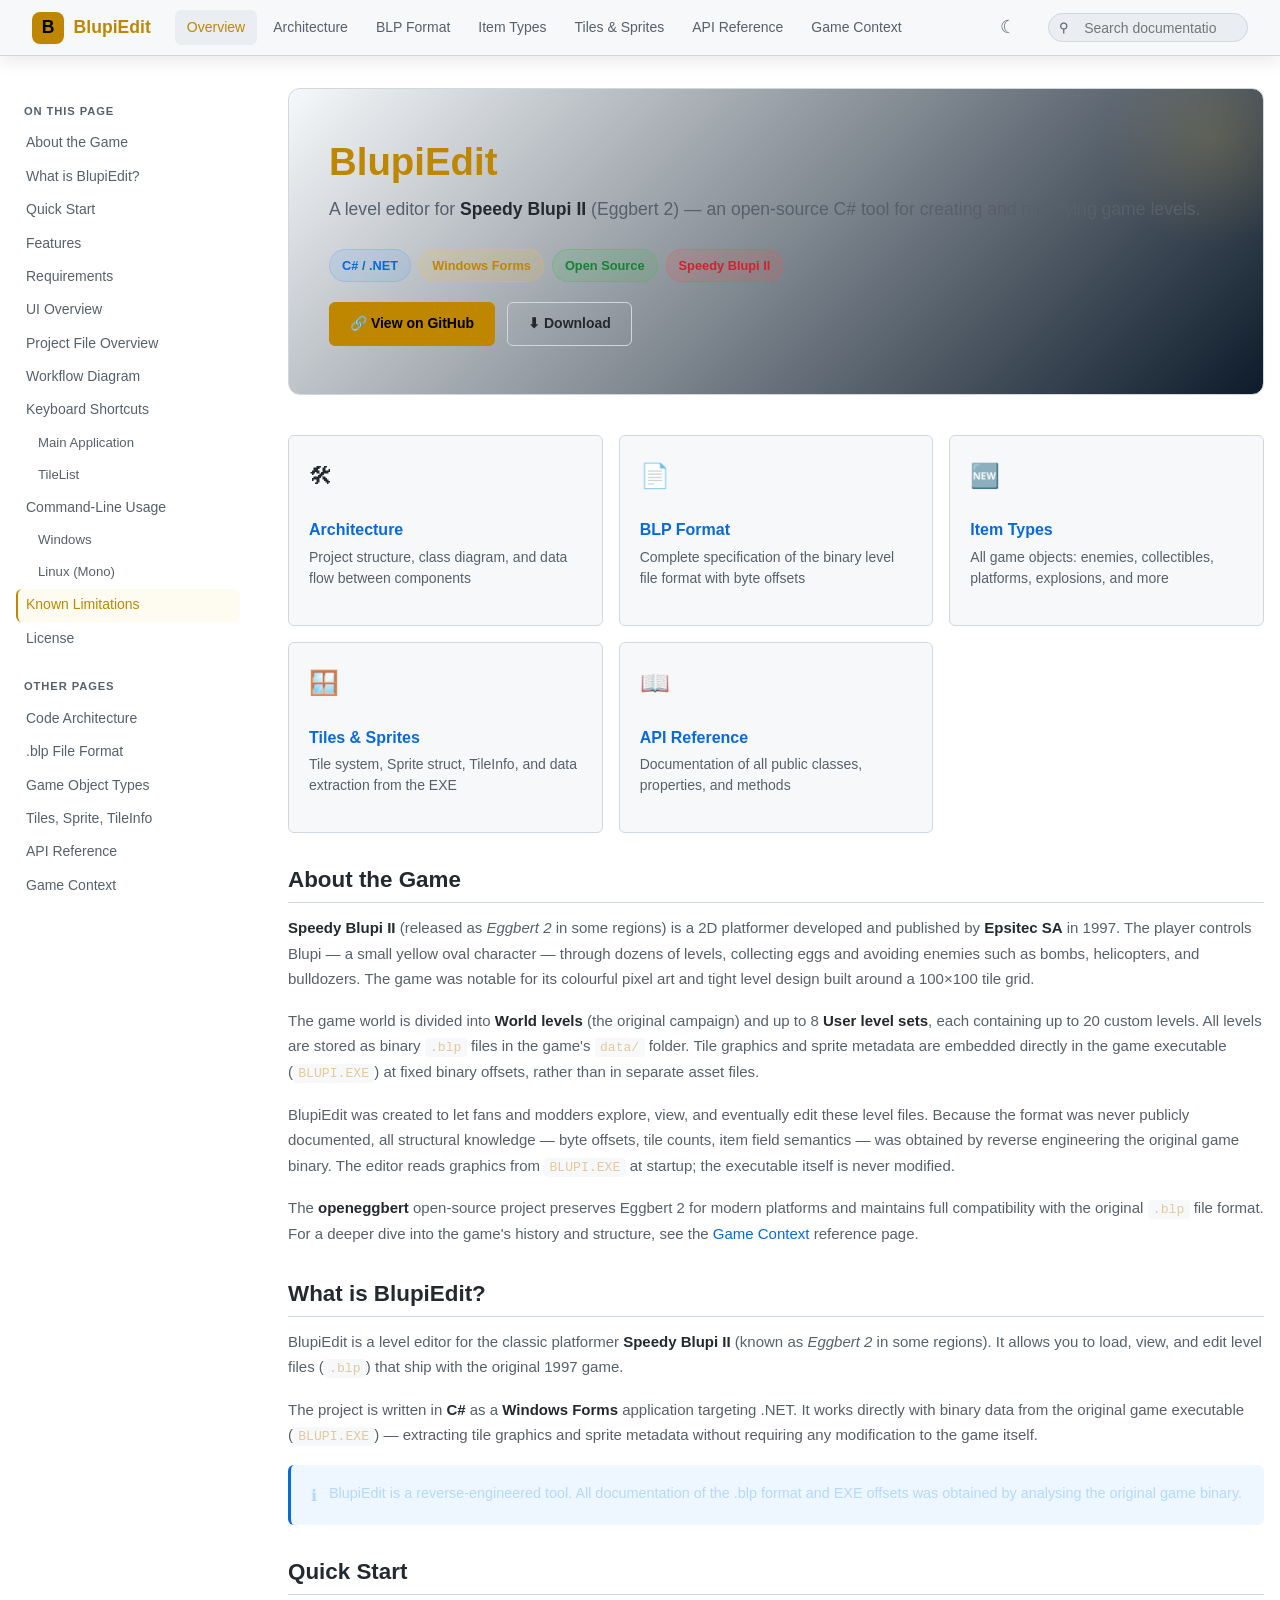
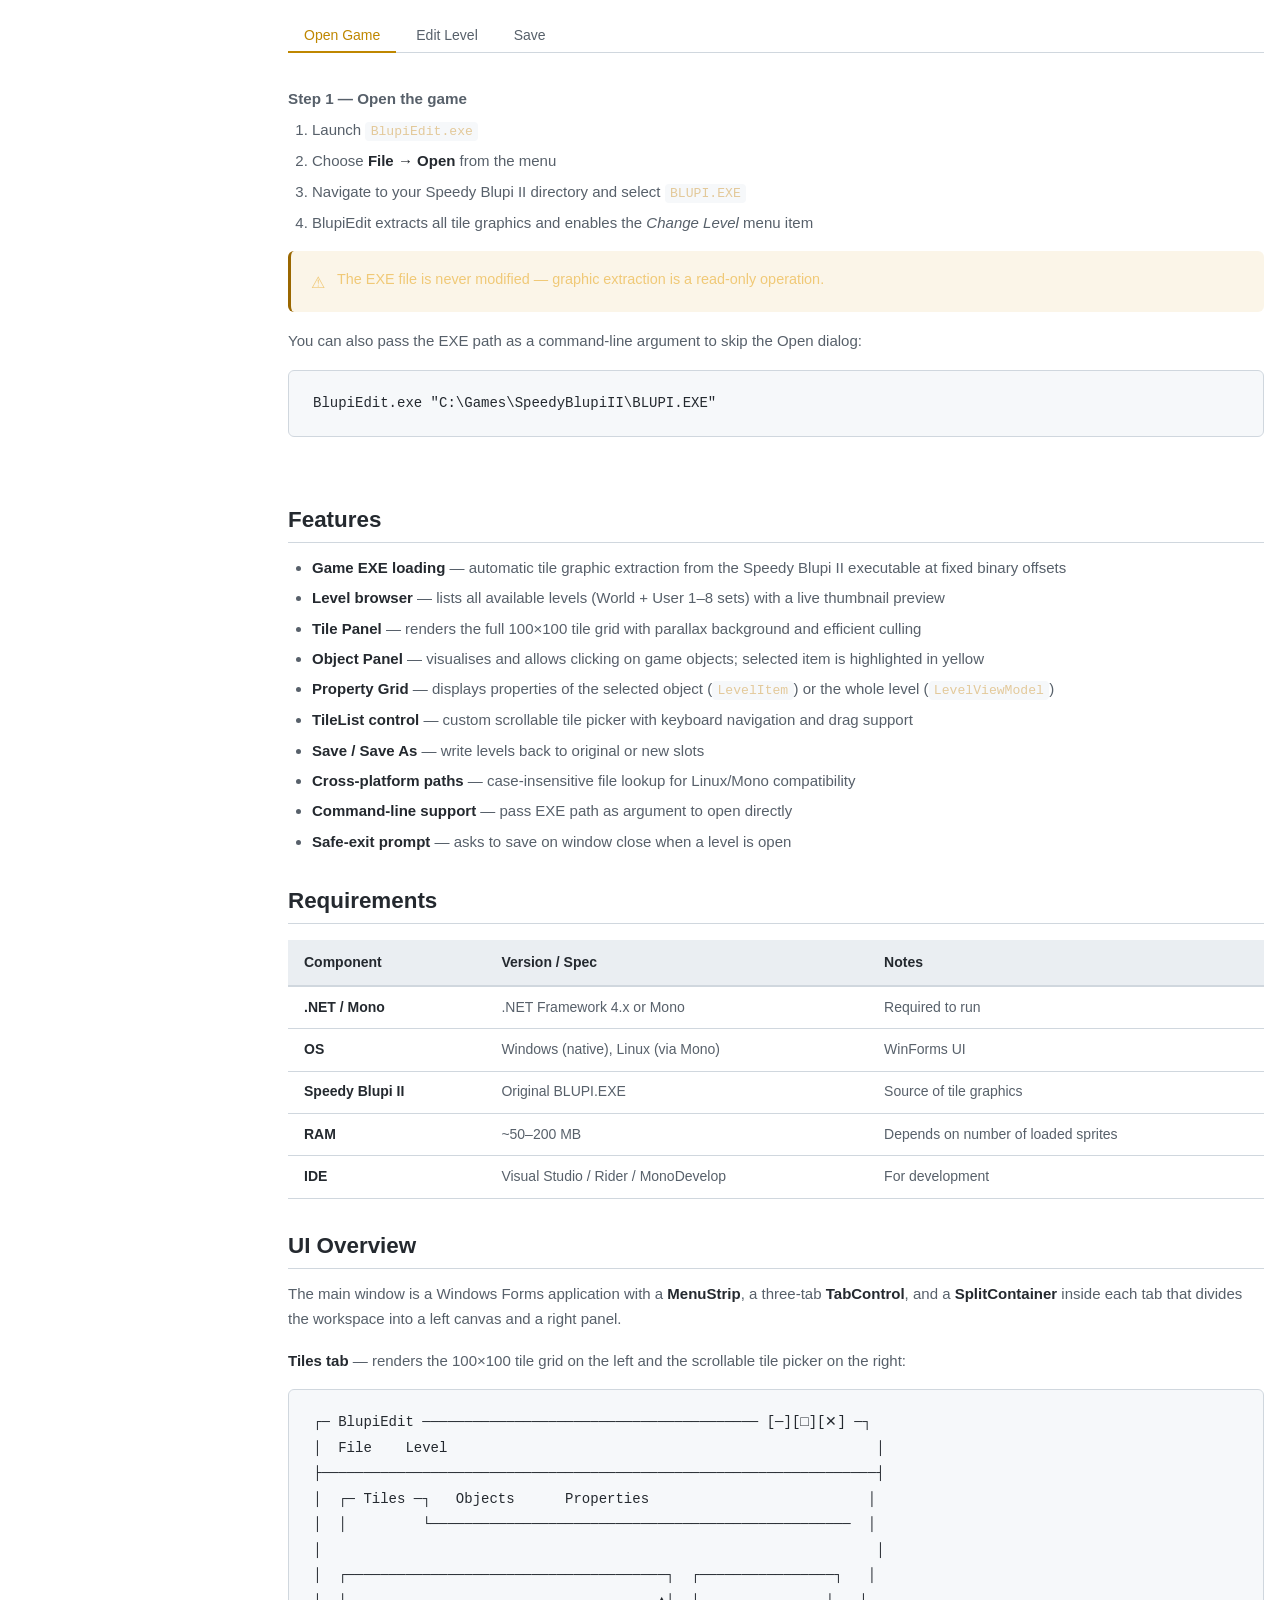
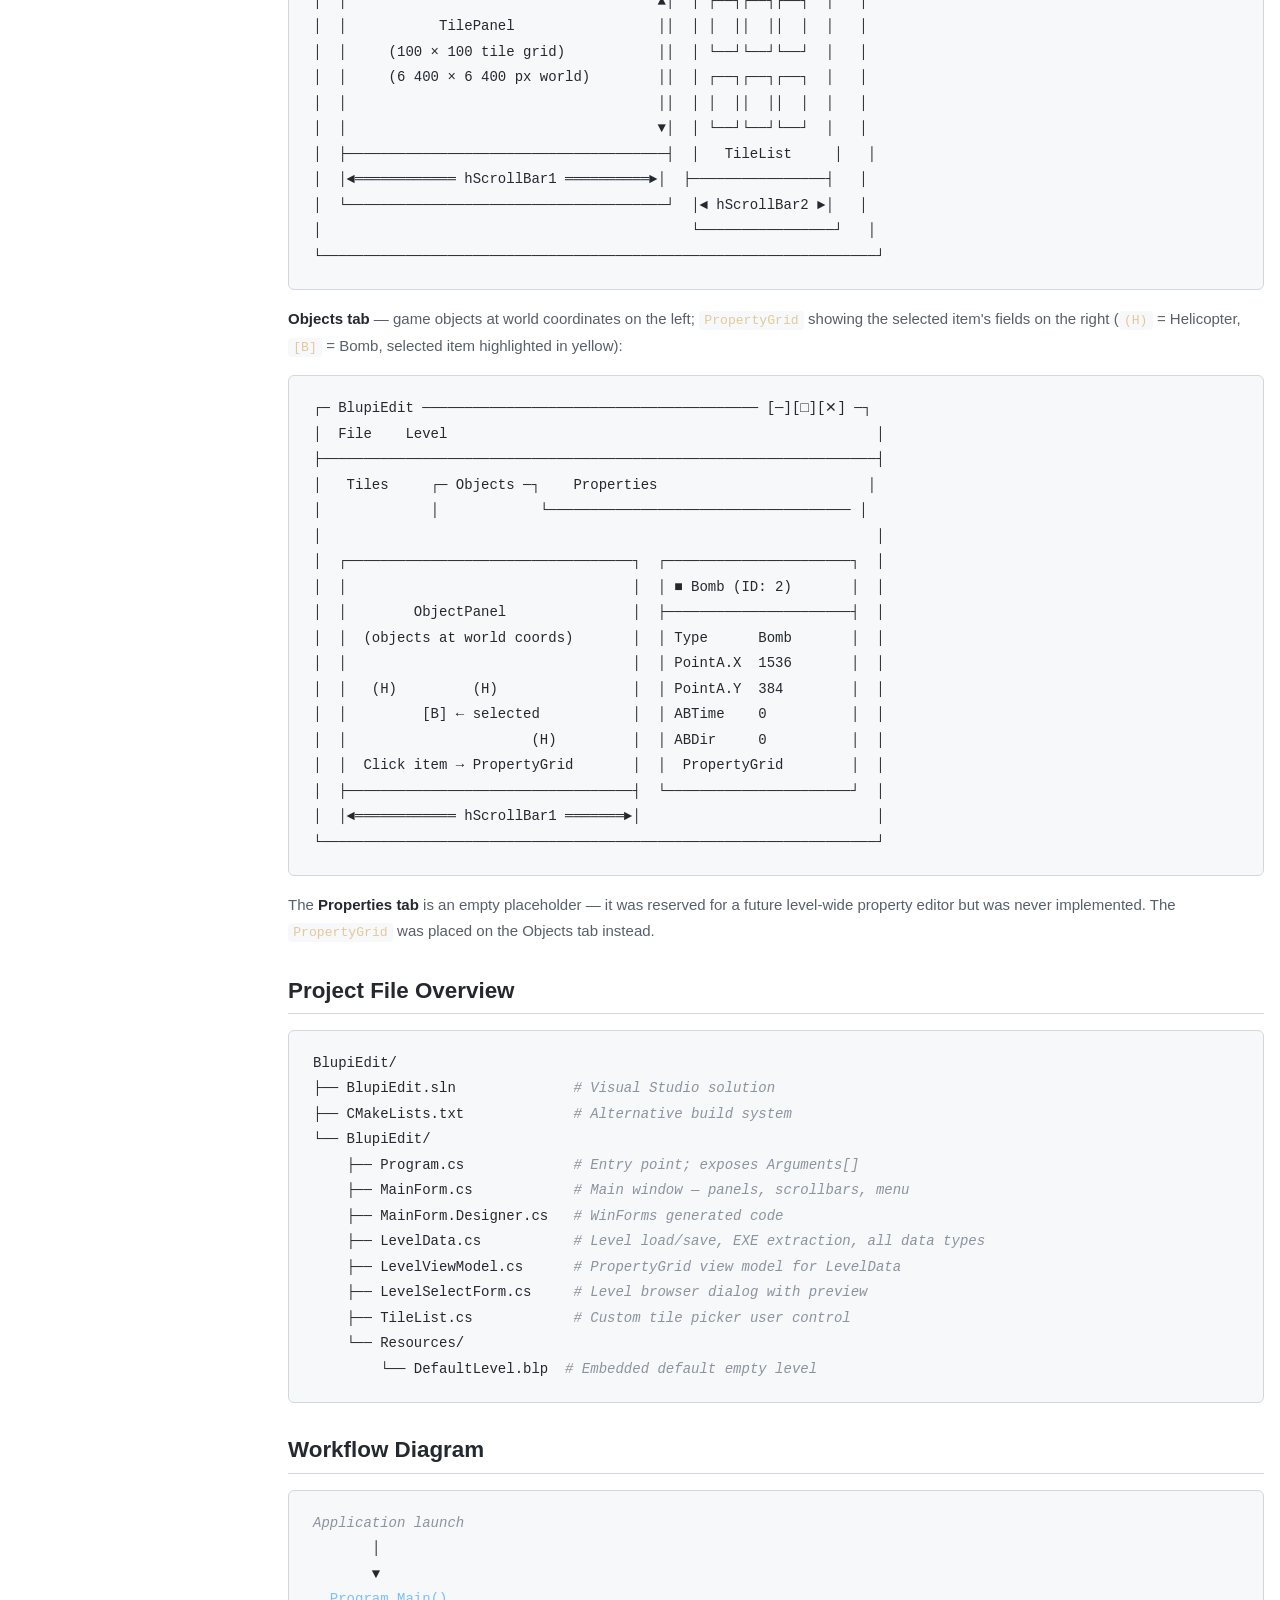
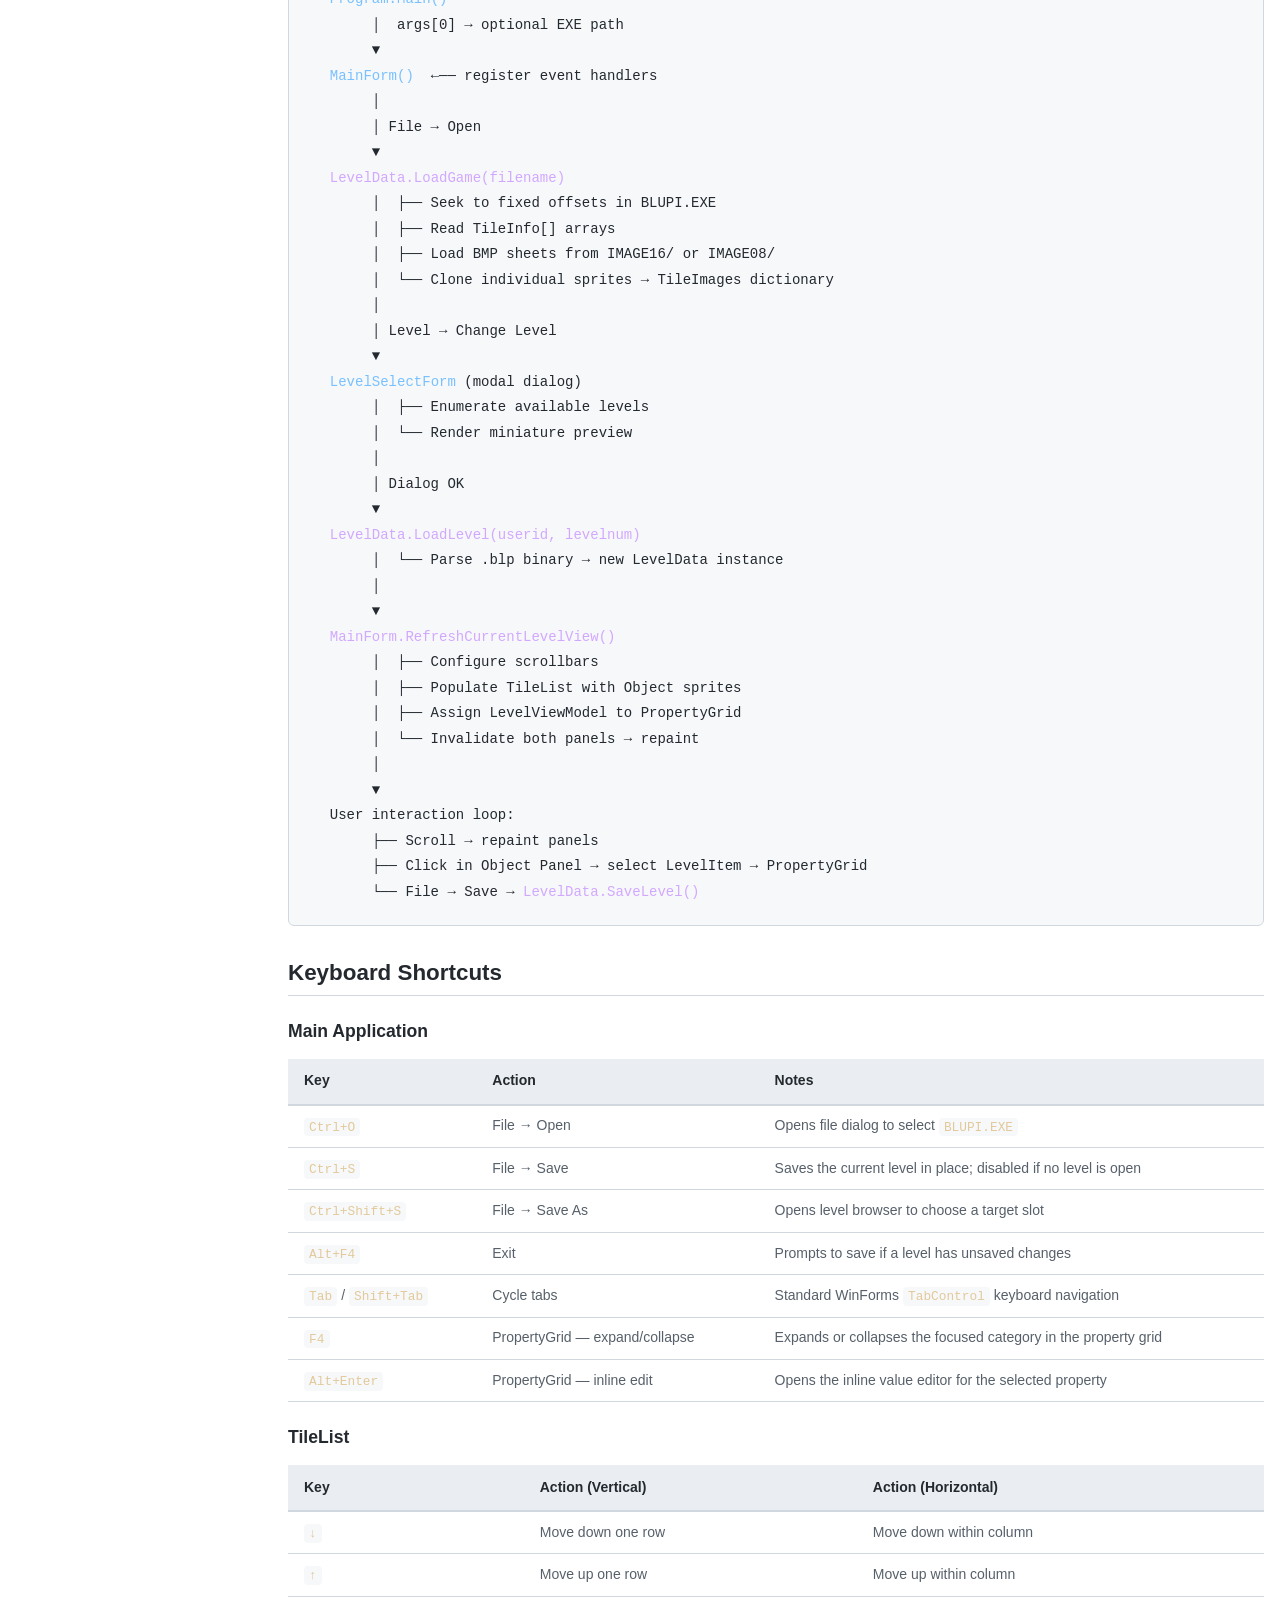
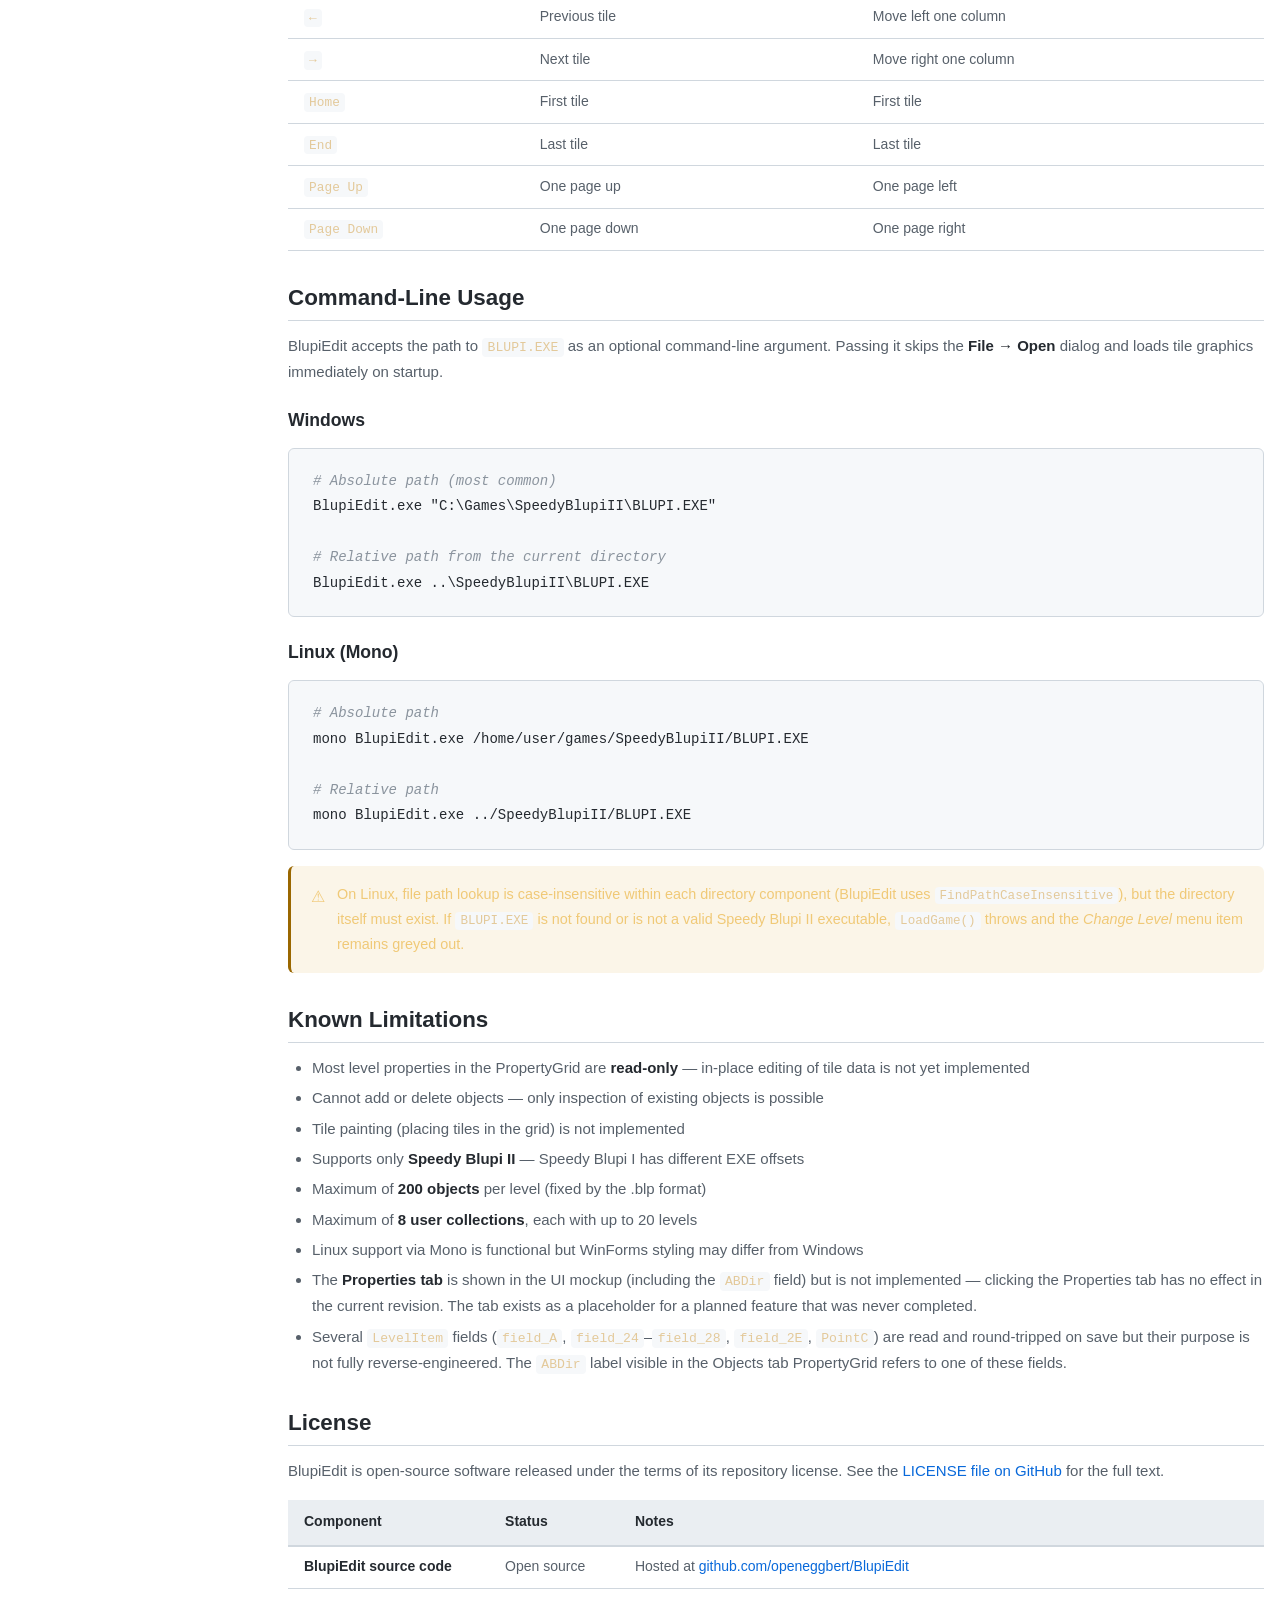
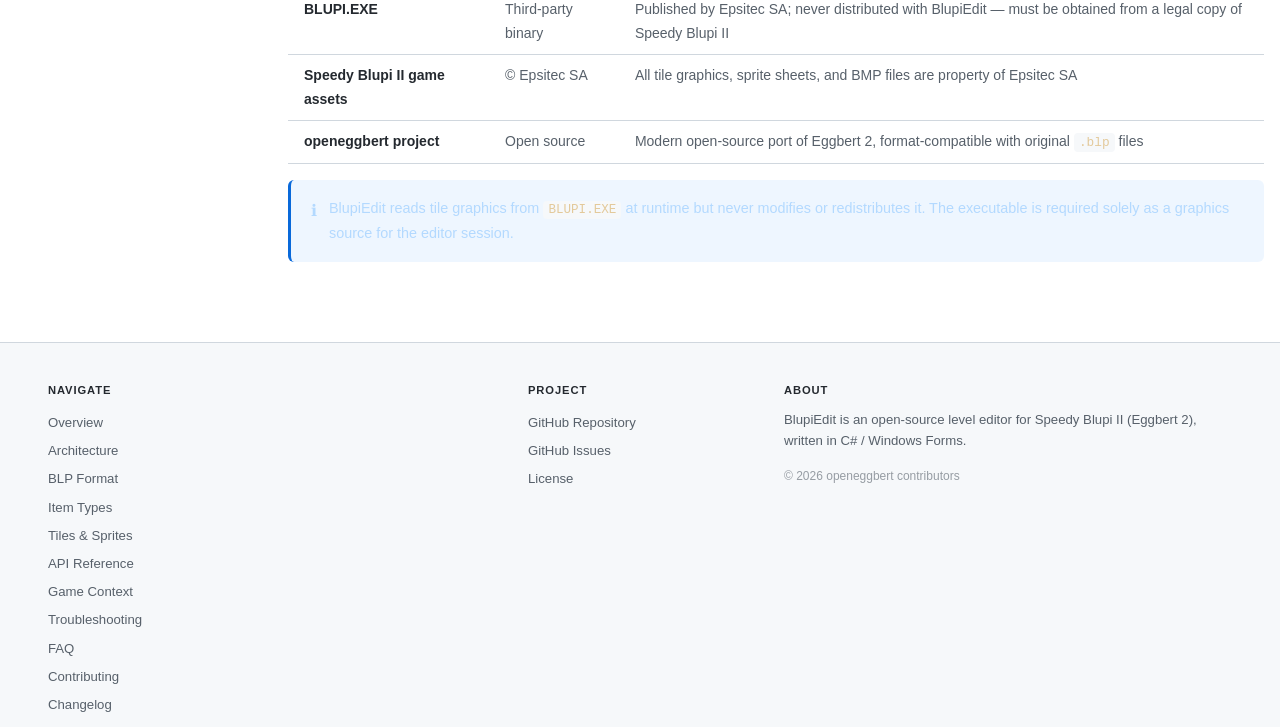
<file: web/index.html>
<!DOCTYPE html>
<html lang="en">
<head>
<meta charset="UTF-8">
<meta name="viewport" content="width=device-width, initial-scale=1.0">
<title>BlupiEdit – Documentation</title>
<link rel="stylesheet" href="css/style.css">
</head>
<body>

<header>
  <a class="logo" href="index.html">
    <div class="logo-icon">B</div>
    BlupiEdit
  </a>
  <nav>
    <a href="index.html" class="active">Overview</a>
    <a href="architecture.html">Architecture</a>
    <a href="file-format.html">BLP Format</a>
    <a href="items.html">Item Types</a>
    <a href="tiles.html">Tiles &amp; Sprites</a>
    <a href="classes.html">API Reference</a>
    <a href="game-context.html">Game Context</a>
  </nav>
  <button class="theme-toggle" id="theme-toggle" aria-label="Toggle theme">&#9728;</button>
  <button class="hamburger" id="hamburger" aria-label="Toggle navigation" aria-expanded="false">
    <span></span><span></span><span></span>
  </button>
  <div class="header-search">
    <span class="search-icon">&#9906;</span>
    <input id="search-input" type="search" placeholder="Search documentation…" autocomplete="off">
    <div id="search-results"></div>
  </div>
</header>

<div class="page-wrap">
  <aside class="sidebar">
    <div class="sidebar-section">
      <h4>On this page</h4>
    </div>
    <div class="sidebar-section">
      <h4>Other pages</h4>
      <a href="architecture.html">Code Architecture</a>
      <a href="file-format.html">.blp File Format</a>
      <a href="items.html">Game Object Types</a>
      <a href="tiles.html">Tiles, Sprite, TileInfo</a>
      <a href="classes.html">API Reference</a>
      <a href="game-context.html">Game Context</a>
      <a href="troubleshooting.html">Troubleshooting</a>
      <a href="faq.html">FAQ</a>
      <a href="contributing.html">Contributing</a>
      <a href="changelog.html">Changelog</a>
    </div>
  </aside>

  <main>
    <div class="hero">
      <h1>BlupiEdit</h1>
      <p class="subtitle">A level editor for <strong>Speedy Blupi II</strong> (Eggbert 2) — an open-source C# tool for creating and modifying game levels.</p>
      <div class="badges">
        <span class="badge badge-blue">C# / .NET</span>
        <span class="badge badge-yellow">Windows Forms</span>
        <span class="badge badge-green">Open Source</span>
        <span class="badge badge-red">Speedy Blupi II</span>
      </div>
      <div class="hero-actions">
        <a class="btn btn-filled" href="https://github.com/openeggbert/BlupiEdit">&#128279; View on GitHub</a>
        <a class="btn btn-outlined" href="https://github.com/openeggbert/BlupiEdit/releases">&#11015; Download</a>
      </div>
    </div>

    <div class="card-grid">
      <a class="card" href="architecture.html">
        <div class="card-icon">&#128736;</div>
        <h3>Architecture</h3>
        <p>Project structure, class diagram, and data flow between components</p>
      </a>
      <a class="card" href="file-format.html">
        <div class="card-icon">&#128196;</div>
        <h3>BLP Format</h3>
        <p>Complete specification of the binary level file format with byte offsets</p>
      </a>
      <a class="card" href="items.html">
        <div class="card-icon">&#127381;</div>
        <h3>Item Types</h3>
        <p>All game objects: enemies, collectibles, platforms, explosions, and more</p>
      </a>
      <a class="card" href="tiles.html">
        <div class="card-icon">&#129695;</div>
        <h3>Tiles &amp; Sprites</h3>
        <p>Tile system, Sprite struct, TileInfo, and data extraction from the EXE</p>
      </a>
      <a class="card" href="classes.html">
        <div class="card-icon">&#128214;</div>
        <h3>API Reference</h3>
        <p>Documentation of all public classes, properties, and methods</p>
      </a>
    </div>

    <h2 id="about-game">About the Game</h2>

    <p><strong>Speedy Blupi II</strong> (released as <em>Eggbert 2</em> in some regions) is a 2D platformer developed and published by <strong>Epsitec SA</strong> in 1997. The player controls Blupi — a small yellow oval character — through dozens of levels, collecting eggs and avoiding enemies such as bombs, helicopters, and bulldozers. The game was notable for its colourful pixel art and tight level design built around a 100×100 tile grid.</p>

    <p>The game world is divided into <strong>World levels</strong> (the original campaign) and up to 8 <strong>User level sets</strong>, each containing up to 20 custom levels. All levels are stored as binary <code>.blp</code> files in the game's <code>data/</code> folder. Tile graphics and sprite metadata are embedded directly in the game executable (<code>BLUPI.EXE</code>) at fixed binary offsets, rather than in separate asset files.</p>

    <p>BlupiEdit was created to let fans and modders explore, view, and eventually edit these level files. Because the format was never publicly documented, all structural knowledge — byte offsets, tile counts, item field semantics — was obtained by reverse engineering the original game binary. The editor reads graphics from <code>BLUPI.EXE</code> at startup; the executable itself is never modified.</p>

    <p>The <strong>openeggbert</strong> open-source project preserves Eggbert 2 for modern platforms and maintains full compatibility with the original <code>.blp</code> file format. For a deeper dive into the game's history and structure, see the <a href="game-context.html">Game Context</a> reference page.</p>

    <h2 id="what-is">What is BlupiEdit?</h2>

    <p>BlupiEdit is a level editor for the classic platformer <strong>Speedy Blupi II</strong> (known as <em>Eggbert 2</em> in some regions). It allows you to load, view, and edit level files (<code>.blp</code>) that ship with the original 1997 game.</p>

    <p>The project is written in <strong>C#</strong> as a <strong>Windows Forms</strong> application targeting .NET. It works directly with binary data from the original game executable (<code>BLUPI.EXE</code>) — extracting tile graphics and sprite metadata without requiring any modification to the game itself.</p>

    <div class="callout callout-info">
      <span class="callout-icon">&#8505;</span>
      <p>BlupiEdit is a reverse-engineered tool. All documentation of the .blp format and EXE offsets was obtained by analysing the original game binary.</p>
    </div>

    <h2 id="getting-started">Quick Start</h2>

    <div class="tabs">
      <div class="tab-bar">
        <button class="tab-btn active" data-tab="open">Open Game</button>
        <button class="tab-btn" data-tab="edit">Edit Level</button>
        <button class="tab-btn" data-tab="save">Save</button>
      </div>

      <div class="tab-panel active" data-panel="open">
        <h4>Step 1 — Open the game</h4>
        <ol>
          <li>Launch <code>BlupiEdit.exe</code></li>
          <li>Choose <strong>File → Open</strong> from the menu</li>
          <li>Navigate to your Speedy Blupi II directory and select <code>BLUPI.EXE</code></li>
          <li>BlupiEdit extracts all tile graphics and enables the <em>Change Level</em> menu item</li>
        </ol>
        <div class="callout callout-warn">
          <span class="callout-icon">&#9888;</span>
          <p>The EXE file is never modified — graphic extraction is a read-only operation.</p>
        </div>
        <p>You can also pass the EXE path as a command-line argument to skip the Open dialog:</p>
        <pre><code>BlupiEdit.exe "C:\Games\SpeedyBlupiII\BLUPI.EXE"</code></pre>
      </div>

      <div class="tab-panel" data-panel="edit">
        <h4>Step 2 — Browse and open a level</h4>
        <ol>
          <li>Choose <strong>Level → Change Level</strong></li>
          <li>Select a level set in the left list (World or User 1–8)</li>
          <li>Pick a level from the level list — a miniature preview renders on the right</li>
          <li>Click <strong>Open</strong></li>
        </ol>
        <h4>Navigating the editor</h4>
        <ul>
          <li><strong>Tile Panel</strong> (left canvas) — shows the full 100×100 tile grid with background and scrollbars</li>
          <li><strong>Object Panel</strong> (right canvas) — shows interactive game objects; click to select</li>
          <li>Use the scroll bars beneath each panel to pan around the 6400×6400-pixel world</li>
          <li>Clicking an object in the Object Panel selects it and shows its properties in the Property Grid</li>
        </ul>
      </div>

      <div class="tab-panel" data-panel="save">
        <h4>Step 3 — Save the level</h4>
        <ul>
          <li><strong>File → Save</strong> — overwrites the current <code>.blp</code> file in place</li>
          <li><strong>File → Save As</strong> — writes to a different slot (World XXX or User X Design XXX)</li>
        </ul>
        <div class="callout callout-danger">
          <span class="callout-icon">&#9888;</span>
          <p>Always keep backups! Overwriting original game levels is irreversible.</p>
        </div>
        <p>On close, BlupiEdit will ask whether you want to save unsaved changes.</p>
      </div>
    </div>

    <h2 id="features">Features</h2>

    <ul>
      <li><strong>Game EXE loading</strong> — automatic tile graphic extraction from the Speedy Blupi II executable at fixed binary offsets</li>
      <li><strong>Level browser</strong> — lists all available levels (World + User 1–8 sets) with a live thumbnail preview</li>
      <li><strong>Tile Panel</strong> — renders the full 100×100 tile grid with parallax background and efficient culling</li>
      <li><strong>Object Panel</strong> — visualises and allows clicking on game objects; selected item is highlighted in yellow</li>
      <li><strong>Property Grid</strong> — displays properties of the selected object (<code>LevelItem</code>) or the whole level (<code>LevelViewModel</code>)</li>
      <li><strong>TileList control</strong> — custom scrollable tile picker with keyboard navigation and drag support</li>
      <li><strong>Save / Save As</strong> — write levels back to original or new slots</li>
      <li><strong>Cross-platform paths</strong> — case-insensitive file lookup for Linux/Mono compatibility</li>
      <li><strong>Command-line support</strong> — pass EXE path as argument to open directly</li>
      <li><strong>Safe-exit prompt</strong> — asks to save on window close when a level is open</li>
    </ul>

    <h2 id="requirements">Requirements</h2>

    <div class="table-wrap">
      <table>
        <thead>
          <tr><th>Component</th><th>Version / Spec</th><th>Notes</th></tr>
        </thead>
        <tbody>
          <tr><td class="td-name">.NET / Mono</td><td>.NET Framework 4.x or Mono</td><td>Required to run</td></tr>
          <tr><td class="td-name">OS</td><td>Windows (native), Linux (via Mono)</td><td>WinForms UI</td></tr>
          <tr><td class="td-name">Speedy Blupi II</td><td>Original BLUPI.EXE</td><td>Source of tile graphics</td></tr>
          <tr><td class="td-name">RAM</td><td>~50–200 MB</td><td>Depends on number of loaded sprites</td></tr>
          <tr><td class="td-name">IDE</td><td>Visual Studio / Rider / MonoDevelop</td><td>For development</td></tr>
        </tbody>
      </table>
    </div>

    <h2 id="ui-overview">UI Overview</h2>

    <p>The main window is a Windows Forms application with a <strong>MenuStrip</strong>, a three-tab <strong>TabControl</strong>, and a <strong>SplitContainer</strong> inside each tab that divides the workspace into a left canvas and a right panel.</p>

    <p><strong>Tiles tab</strong> — renders the 100×100 tile grid on the left and the scrollable tile picker on the right:</p>

    <pre><code>┌─ BlupiEdit ──────────────────────────────────────── [─][□][✕] ─┐
│  File    Level                                                   │
├──────────────────────────────────────────────────────────────────┤
│  ┌─ Tiles ─┐   Objects      Properties                          │
│  │         └──────────────────────────────────────────────────  │
│                                                                  │
│  ┌──────────────────────────────────────┐  ┌────────────────┐   │
│  │                                     ▲│  │ ┌──┐┌──┐┌──┐  │   │
│  │           TilePanel                 ││  │ │  ││  ││  │  │   │
│  │     (100 × 100 tile grid)           ││  │ └──┘└──┘└──┘  │   │
│  │     (6 400 × 6 400 px world)        ││  │ ┌──┐┌──┐┌──┐  │   │
│  │                                     ││  │ │  ││  ││  │  │   │
│  │                                     ▼│  │ └──┘└──┘└──┘  │   │
│  ├──────────────────────────────────────┤  │   TileList     │   │
│  │◄════════════ hScrollBar1 ══════════►│  ├────────────────┤   │
│  └──────────────────────────────────────┘  │◄ hScrollBar2 ►│   │
│                                            └────────────────┘   │
└──────────────────────────────────────────────────────────────────┘</code></pre>

    <p><strong>Objects tab</strong> — game objects at world coordinates on the left; <code>PropertyGrid</code> showing the selected item's fields on the right (<code>(H)</code> = Helicopter, <code>[B]</code> = Bomb, selected item highlighted in yellow):</p>

    <pre><code>┌─ BlupiEdit ──────────────────────────────────────── [─][□][✕] ─┐
│  File    Level                                                   │
├──────────────────────────────────────────────────────────────────┤
│   Tiles     ┌─ Objects ─┐    Properties                         │
│             │            └──────────────────────────────────── │
│                                                                  │
│  ┌──────────────────────────────────┐  ┌──────────────────────┐  │
│  │                                  │  │ ■ Bomb (ID: 2)       │  │
│  │        ObjectPanel               │  ├──────────────────────┤  │
│  │  (objects at world coords)       │  │ Type      Bomb       │  │
│  │                                  │  │ PointA.X  1536       │  │
│  │   (H)         (H)                │  │ PointA.Y  384        │  │
│  │         [B] ← selected           │  │ ABTime    0          │  │
│  │                      (H)         │  │ ABDir     0          │  │
│  │  Click item → PropertyGrid       │  │  PropertyGrid        │  │
│  ├──────────────────────────────────┤  └──────────────────────┘  │
│  │◄════════════ hScrollBar1 ═══════►│                            │
└──────────────────────────────────────────────────────────────────┘</code></pre>

    <p>The <strong>Properties tab</strong> is an empty placeholder — it was reserved for a future level-wide property editor but was never implemented. The <code>PropertyGrid</code> was placed on the Objects tab instead.</p>

    <h2 id="file-overview">Project File Overview</h2>

    <pre><code>BlupiEdit/
├── BlupiEdit.sln              <span class="cm"># Visual Studio solution</span>
├── CMakeLists.txt             <span class="cm"># Alternative build system</span>
└── BlupiEdit/
    ├── Program.cs             <span class="cm"># Entry point; exposes Arguments[]</span>
    ├── MainForm.cs            <span class="cm"># Main window — panels, scrollbars, menu</span>
    ├── MainForm.Designer.cs   <span class="cm"># WinForms generated code</span>
    ├── LevelData.cs           <span class="cm"># Level load/save, EXE extraction, all data types</span>
    ├── LevelViewModel.cs      <span class="cm"># PropertyGrid view model for LevelData</span>
    ├── LevelSelectForm.cs     <span class="cm"># Level browser dialog with preview</span>
    ├── TileList.cs            <span class="cm"># Custom tile picker user control</span>
    └── Resources/
        └── DefaultLevel.blp  <span class="cm"># Embedded default empty level</span></code></pre>

    <h2 id="workflow">Workflow Diagram</h2>

    <pre><code><span class="cm">Application launch</span>
       │
       ▼
  <span class="ty">Program.Main()</span>
       │  args[0] → optional EXE path
       ▼
  <span class="ty">MainForm()</span>  ←── register event handlers
       │
       │ File → Open
       ▼
  <span class="fn">LevelData.LoadGame(filename)</span>
       │  ├── Seek to fixed offsets in BLUPI.EXE
       │  ├── Read TileInfo[] arrays
       │  ├── Load BMP sheets from IMAGE16/ or IMAGE08/
       │  └── Clone individual sprites → TileImages dictionary
       │
       │ Level → Change Level
       ▼
  <span class="ty">LevelSelectForm</span> (modal dialog)
       │  ├── Enumerate available levels
       │  └── Render miniature preview
       │
       │ Dialog OK
       ▼
  <span class="fn">LevelData.LoadLevel(userid, levelnum)</span>
       │  └── Parse .blp binary → new LevelData instance
       │
       ▼
  <span class="fn">MainForm.RefreshCurrentLevelView()</span>
       │  ├── Configure scrollbars
       │  ├── Populate TileList with Object sprites
       │  ├── Assign LevelViewModel to PropertyGrid
       │  └── Invalidate both panels → repaint
       │
       ▼
  User interaction loop:
       ├── Scroll → repaint panels
       ├── Click in Object Panel → select LevelItem → PropertyGrid
       └── File → Save → <span class="fn">LevelData.SaveLevel()</span></code></pre>

    <h2 id="keyboard">Keyboard Shortcuts</h2>

    <h3 id="keyboard-app">Main Application</h3>

    <div class="table-wrap">
      <table>
        <thead><tr><th>Key</th><th>Action</th><th>Notes</th></tr></thead>
        <tbody>
          <tr><td><code>Ctrl+O</code></td><td>File → Open</td><td>Opens file dialog to select <code>BLUPI.EXE</code></td></tr>
          <tr><td><code>Ctrl+S</code></td><td>File → Save</td><td>Saves the current level in place; disabled if no level is open</td></tr>
          <tr><td><code>Ctrl+Shift+S</code></td><td>File → Save As</td><td>Opens level browser to choose a target slot</td></tr>
          <tr><td><code>Alt+F4</code></td><td>Exit</td><td>Prompts to save if a level has unsaved changes</td></tr>
          <tr><td><code>Tab</code> / <code>Shift+Tab</code></td><td>Cycle tabs</td><td>Standard WinForms <code>TabControl</code> keyboard navigation</td></tr>
          <tr><td><code>F4</code></td><td>PropertyGrid — expand/collapse</td><td>Expands or collapses the focused category in the property grid</td></tr>
          <tr><td><code>Alt+Enter</code></td><td>PropertyGrid — inline edit</td><td>Opens the inline value editor for the selected property</td></tr>
        </tbody>
      </table>
    </div>

    <h3 id="keyboard-tilelist">TileList</h3>

    <div class="table-wrap">
      <table>
        <thead><tr><th>Key</th><th>Action (Vertical)</th><th>Action (Horizontal)</th></tr></thead>
        <tbody>
          <tr><td><code>↓</code></td><td>Move down one row</td><td>Move down within column</td></tr>
          <tr><td><code>↑</code></td><td>Move up one row</td><td>Move up within column</td></tr>
          <tr><td><code>←</code></td><td>Previous tile</td><td>Move left one column</td></tr>
          <tr><td><code>→</code></td><td>Next tile</td><td>Move right one column</td></tr>
          <tr><td><code>Home</code></td><td>First tile</td><td>First tile</td></tr>
          <tr><td><code>End</code></td><td>Last tile</td><td>Last tile</td></tr>
          <tr><td><code>Page Up</code></td><td>One page up</td><td>One page left</td></tr>
          <tr><td><code>Page Down</code></td><td>One page down</td><td>One page right</td></tr>
        </tbody>
      </table>
    </div>

    <h2 id="cli">Command-Line Usage</h2>

    <p>BlupiEdit accepts the path to <code>BLUPI.EXE</code> as an optional command-line argument. Passing it skips the <strong>File → Open</strong> dialog and loads tile graphics immediately on startup.</p>

    <h3 id="cli-windows">Windows</h3>

    <pre><code><span class="cm"># Absolute path (most common)</span>
BlupiEdit.exe "C:\Games\SpeedyBlupiII\BLUPI.EXE"

<span class="cm"># Relative path from the current directory</span>
BlupiEdit.exe ..\SpeedyBlupiII\BLUPI.EXE</code></pre>

    <h3 id="cli-linux">Linux (Mono)</h3>

    <pre><code><span class="cm"># Absolute path</span>
mono BlupiEdit.exe /home/user/games/SpeedyBlupiII/BLUPI.EXE

<span class="cm"># Relative path</span>
mono BlupiEdit.exe ../SpeedyBlupiII/BLUPI.EXE</code></pre>

    <div class="callout callout-warn">
      <span class="callout-icon">&#9888;</span>
      <p>On Linux, file path lookup is case-insensitive within each directory component (BlupiEdit uses <code>FindPathCaseInsensitive</code>), but the directory itself must exist. If <code>BLUPI.EXE</code> is not found or is not a valid Speedy Blupi II executable, <code>LoadGame()</code> throws and the <em>Change Level</em> menu item remains greyed out.</p>
    </div>

    <h2 id="limitations">Known Limitations</h2>

    <ul>
      <li>Most level properties in the PropertyGrid are <strong>read-only</strong> — in-place editing of tile data is not yet implemented</li>
      <li>Cannot add or delete objects — only inspection of existing objects is possible</li>
      <li>Tile painting (placing tiles in the grid) is not implemented</li>
      <li>Supports only <strong>Speedy Blupi II</strong> — Speedy Blupi I has different EXE offsets</li>
      <li>Maximum of <strong>200 objects</strong> per level (fixed by the .blp format)</li>
      <li>Maximum of <strong>8 user collections</strong>, each with up to 20 levels</li>
      <li>Linux support via Mono is functional but WinForms styling may differ from Windows</li>
      <li>The <strong>Properties tab</strong> is shown in the UI mockup (including the <code>ABDir</code> field) but is not implemented — clicking the Properties tab has no effect in the current revision. The tab exists as a placeholder for a planned feature that was never completed.</li>
      <li>Several <code>LevelItem</code> fields (<code>field_A</code>, <code>field_24</code>–<code>field_28</code>, <code>field_2E</code>, <code>PointC</code>) are read and round-tripped on save but their purpose is not fully reverse-engineered. The <code>ABDir</code> label visible in the Objects tab PropertyGrid refers to one of these fields.</li>
    </ul>

    <h2 id="license">License</h2>

    <p>BlupiEdit is open-source software released under the terms of its repository license. See the <a href="https://github.com/openeggbert/BlupiEdit/blob/master/LICENSE">LICENSE file on GitHub</a> for the full text.</p>

    <div class="table-wrap">
      <table>
        <thead><tr><th>Component</th><th>Status</th><th>Notes</th></tr></thead>
        <tbody>
          <tr><td class="td-name">BlupiEdit source code</td><td>Open source</td><td>Hosted at <a href="https://github.com/openeggbert/BlupiEdit">github.com/openeggbert/BlupiEdit</a></td></tr>
          <tr><td class="td-name">BLUPI.EXE</td><td>Third-party binary</td><td>Published by Epsitec SA; never distributed with BlupiEdit — must be obtained from a legal copy of Speedy Blupi II</td></tr>
          <tr><td class="td-name">Speedy Blupi II game assets</td><td>&#169; Epsitec SA</td><td>All tile graphics, sprite sheets, and BMP files are property of Epsitec SA</td></tr>
          <tr><td class="td-name">openeggbert project</td><td>Open source</td><td>Modern open-source port of Eggbert 2, format-compatible with original <code>.blp</code> files</td></tr>
        </tbody>
      </table>
    </div>

    <div class="callout callout-info">
      <span class="callout-icon">&#8505;</span>
      <p>BlupiEdit reads tile graphics from <code>BLUPI.EXE</code> at runtime but never modifies or redistributes it. The executable is required solely as a graphics source for the editor session.</p>
    </div>

  </main>
</div>

<footer>
  <div class="footer-grid">
    <div class="footer-col">
      <h5>Navigate</h5>
      <a href="index.html">Overview</a>
      <a href="architecture.html">Architecture</a>
      <a href="file-format.html">BLP Format</a>
      <a href="items.html">Item Types</a>
      <a href="tiles.html">Tiles &amp; Sprites</a>
      <a href="classes.html">API Reference</a>
      <a href="game-context.html">Game Context</a>
      <a href="troubleshooting.html">Troubleshooting</a>
      <a href="faq.html">FAQ</a>
      <a href="contributing.html">Contributing</a>
      <a href="changelog.html">Changelog</a>
    </div>
    <div class="footer-col">
      <h5>Project</h5>
      <a href="https://github.com/openeggbert/BlupiEdit">GitHub Repository</a>
      <a href="https://github.com/openeggbert/BlupiEdit/issues">GitHub Issues</a>
      <a href="https://github.com/openeggbert/BlupiEdit/blob/master/LICENSE">License</a>
    </div>
    <div class="footer-col">
      <h5>About</h5>
      <p>BlupiEdit is an open-source level editor for Speedy Blupi&nbsp;II (Eggbert&nbsp;2), written in C# / Windows Forms.</p>
      <p class="footer-copy">&copy; 2026 openeggbert contributors</p>
    </div>
  </div>
</footer>

<button id="back-top" title="Back to top">&#8679;</button>
<script src="js/main.js"></script>
</body>
</html>
</file>
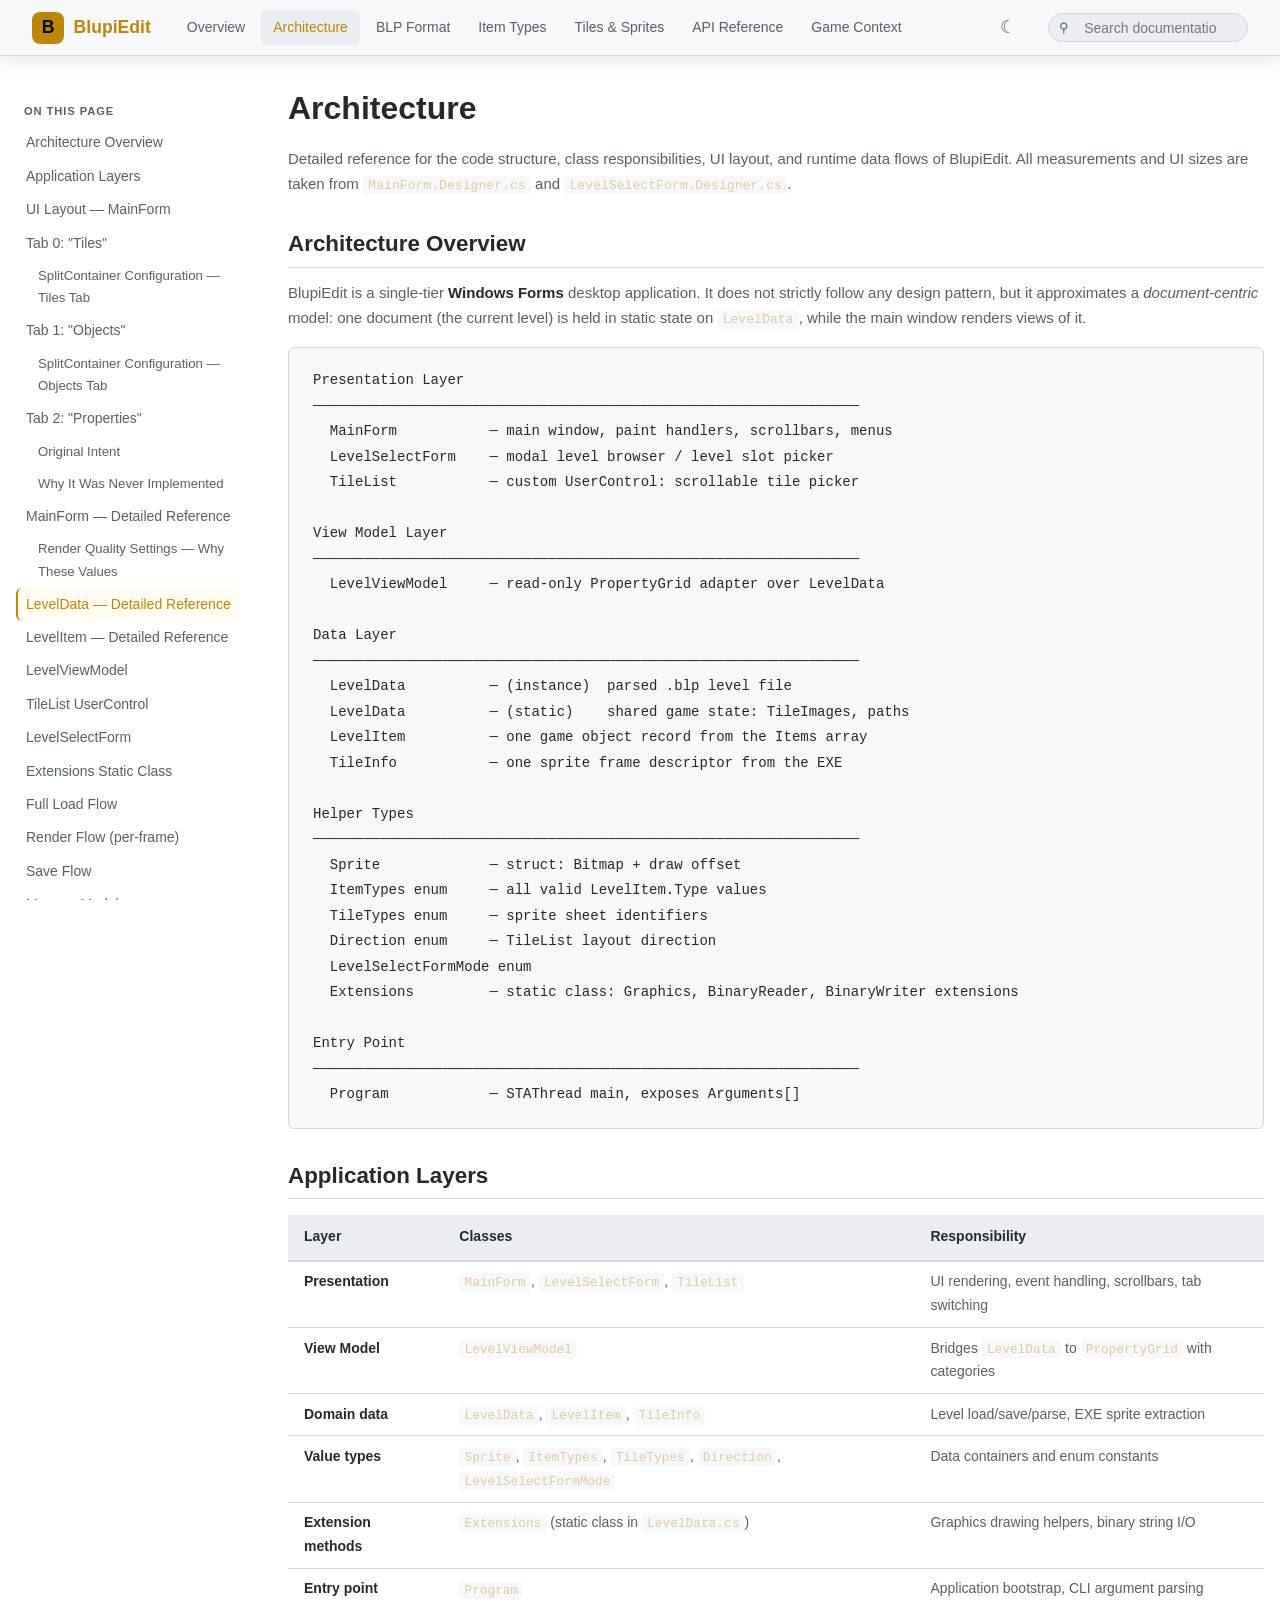
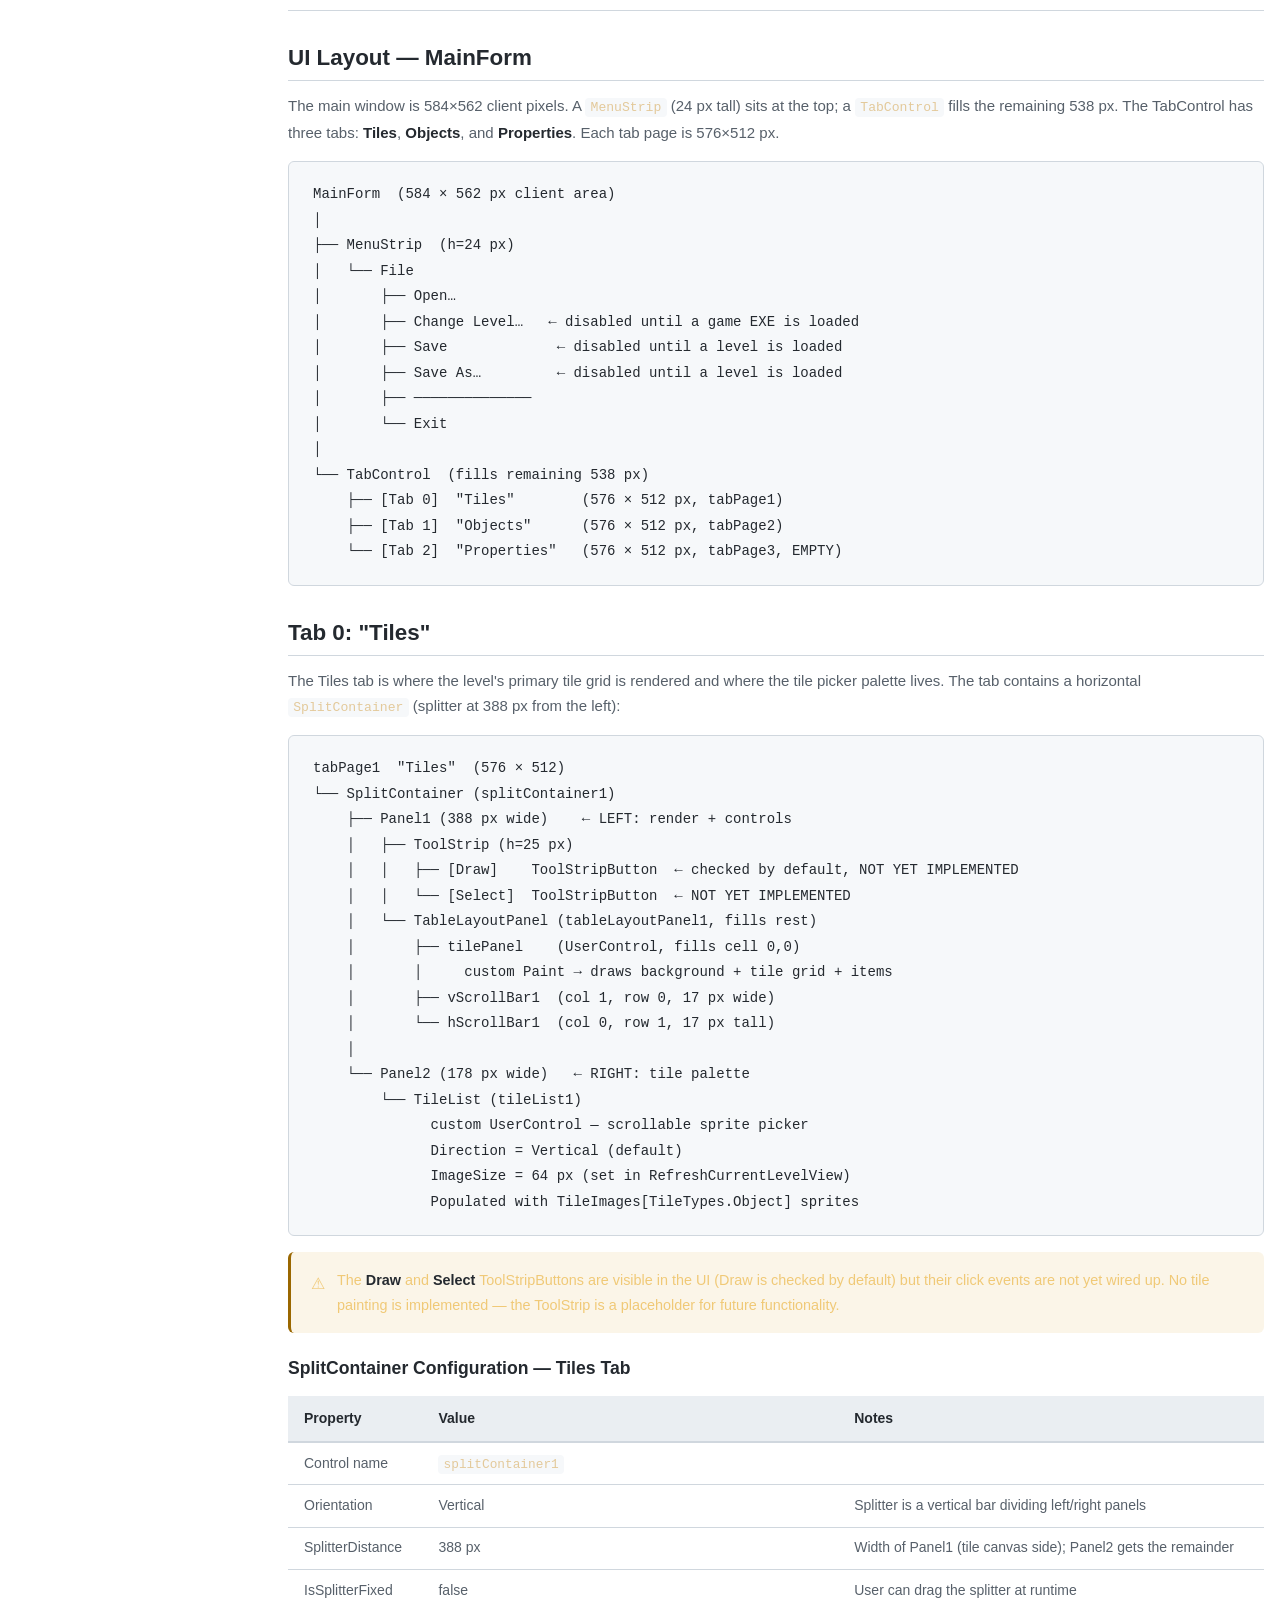
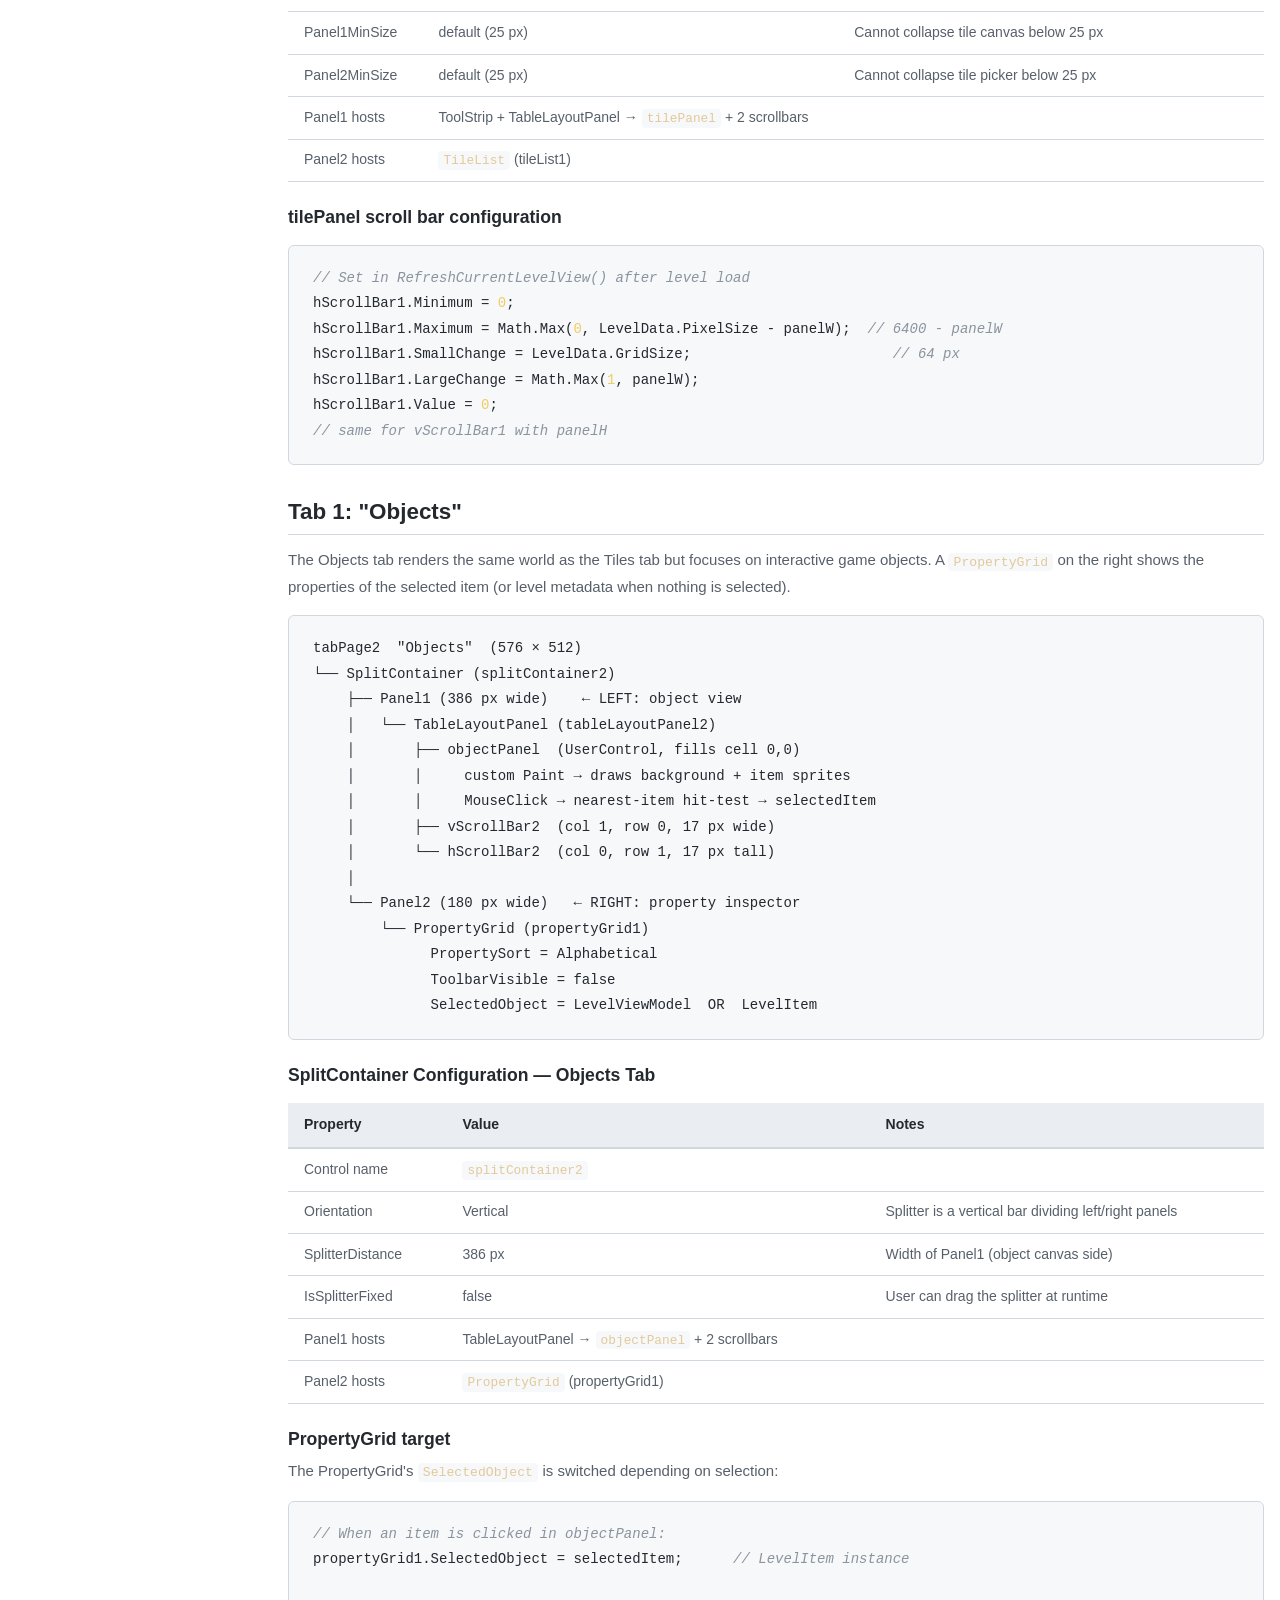
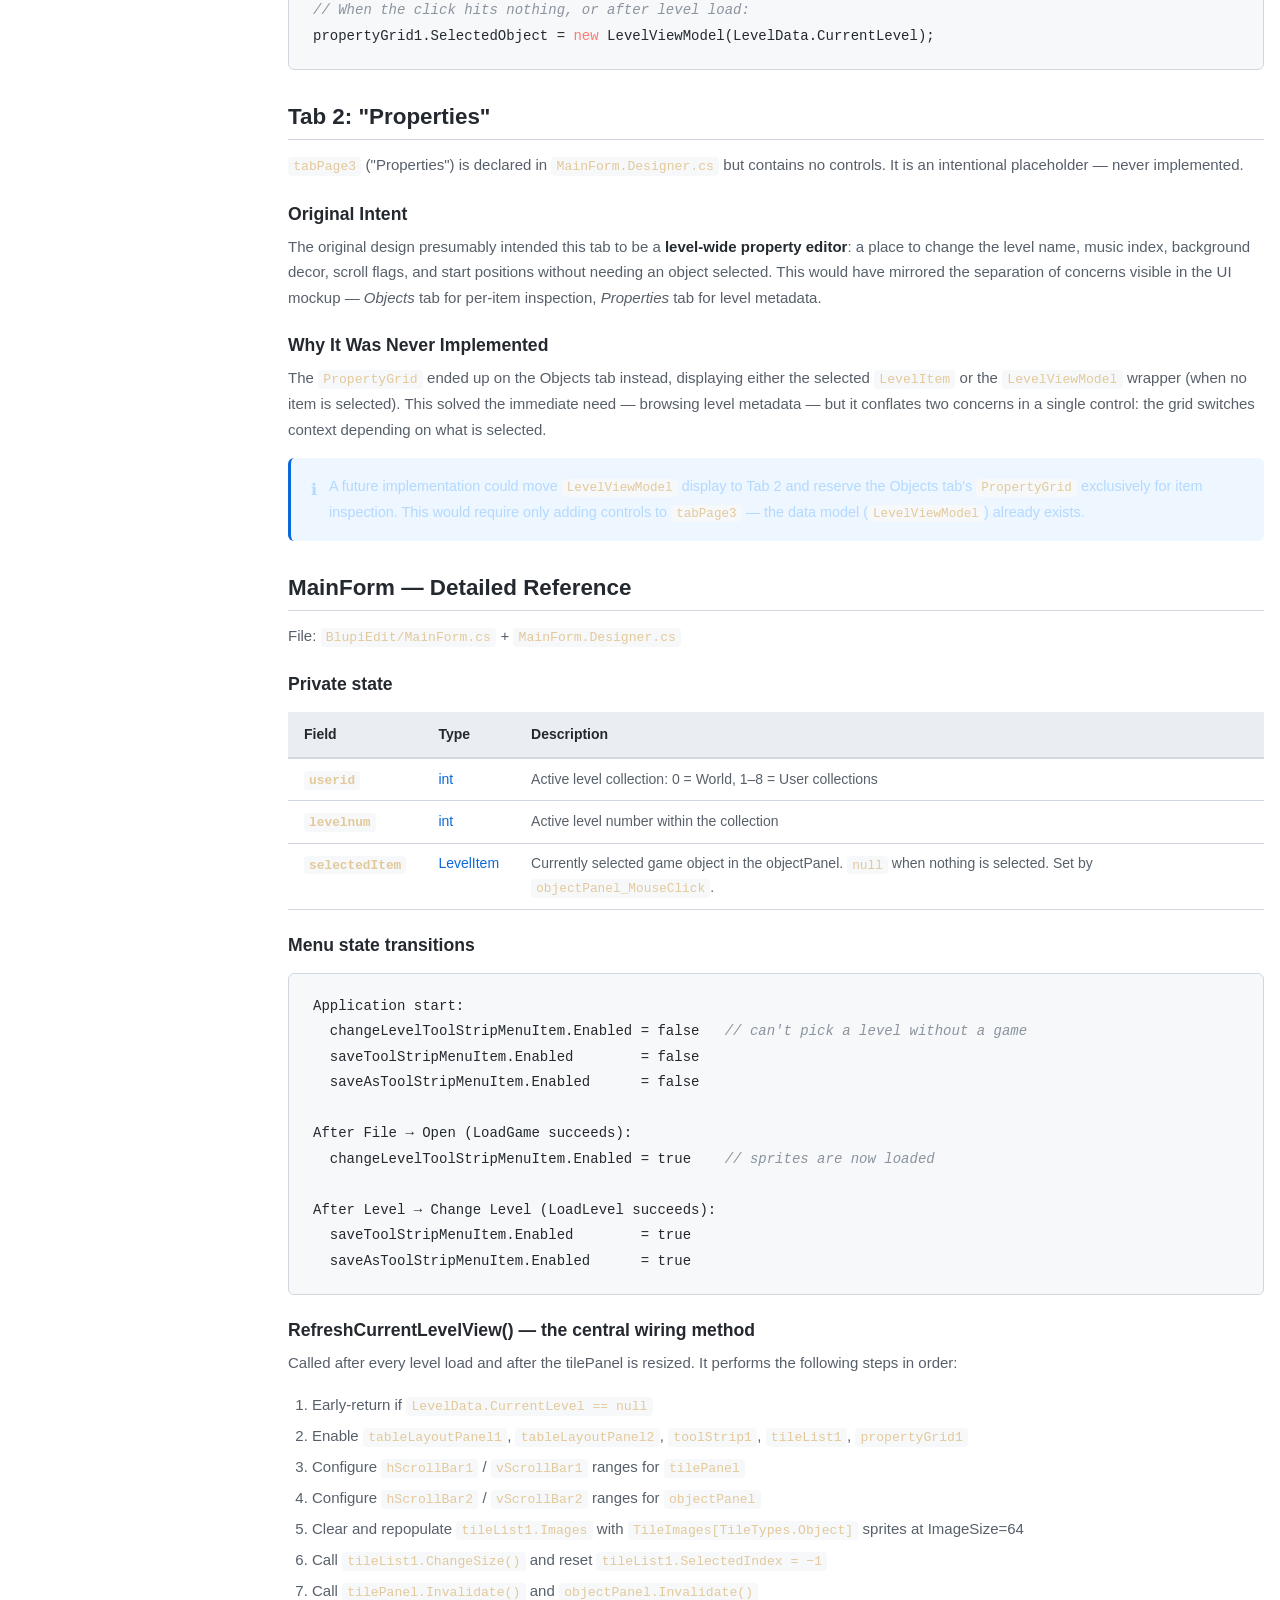
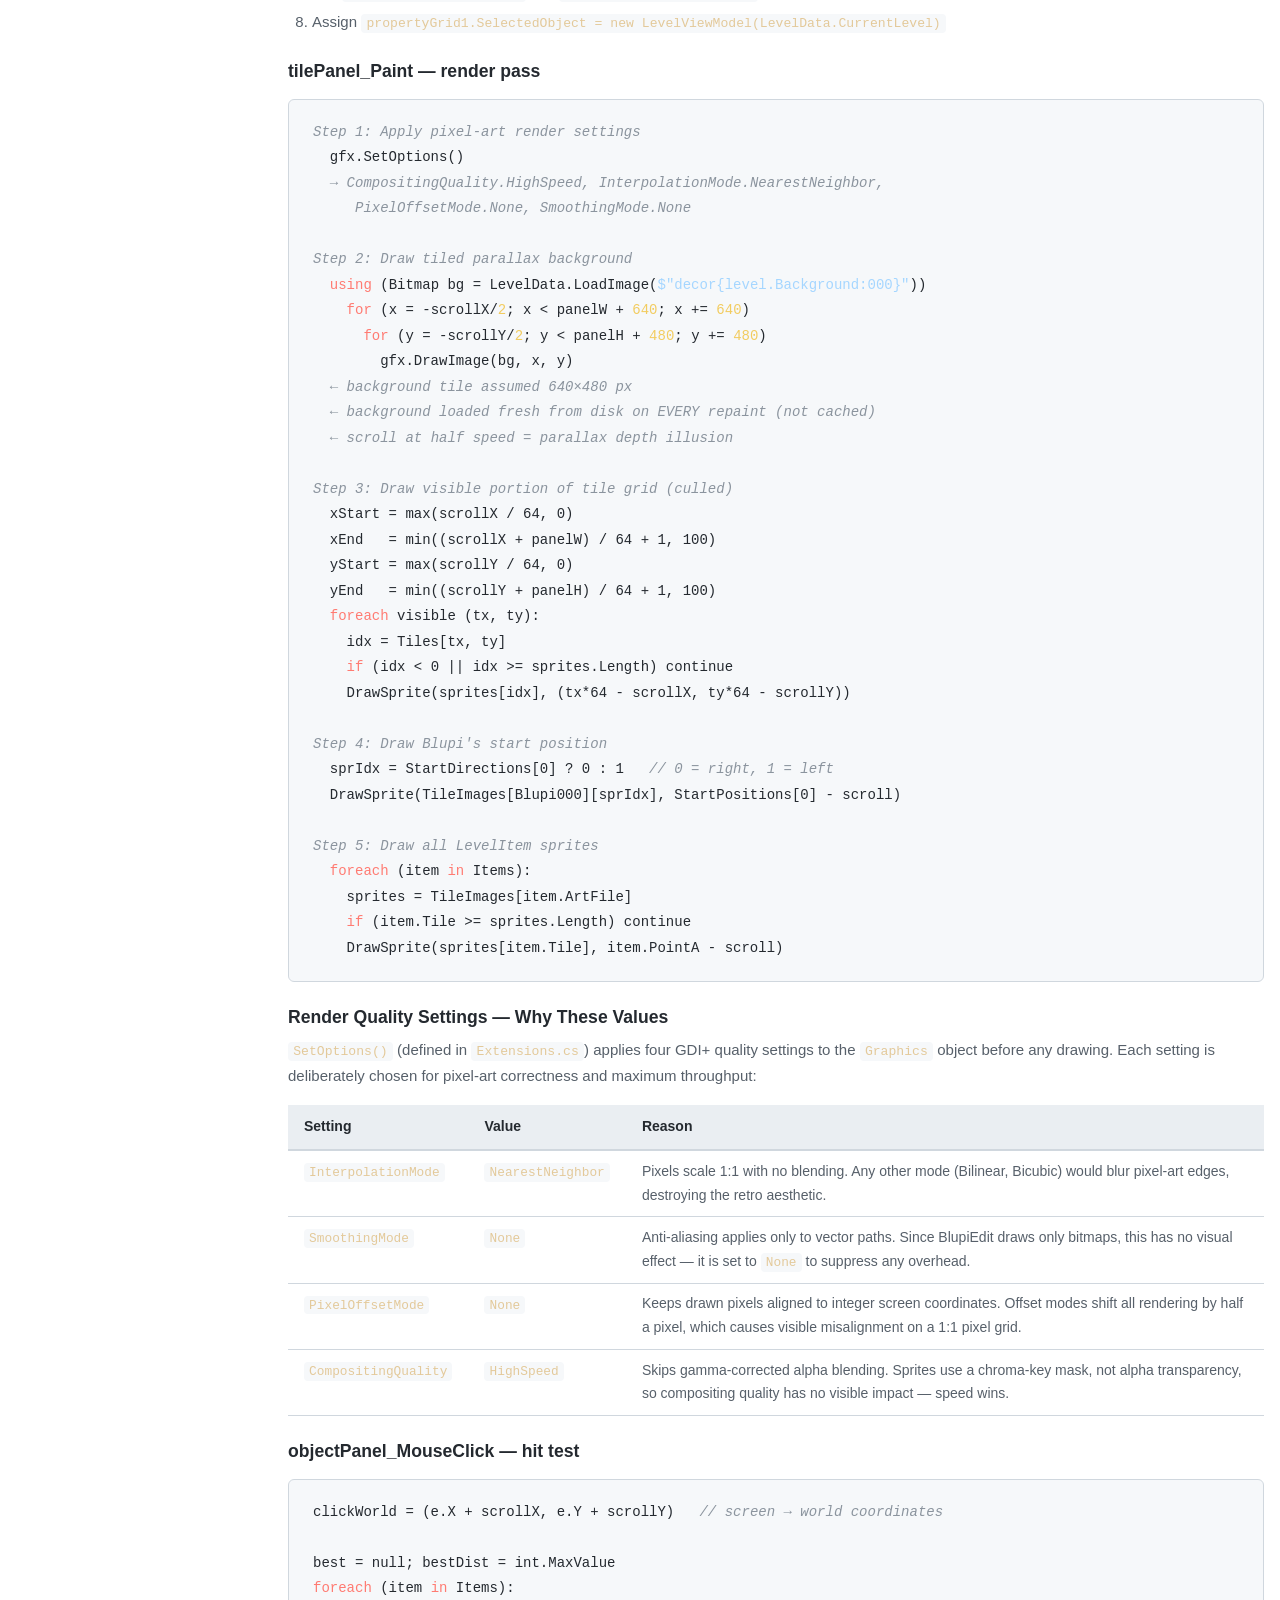
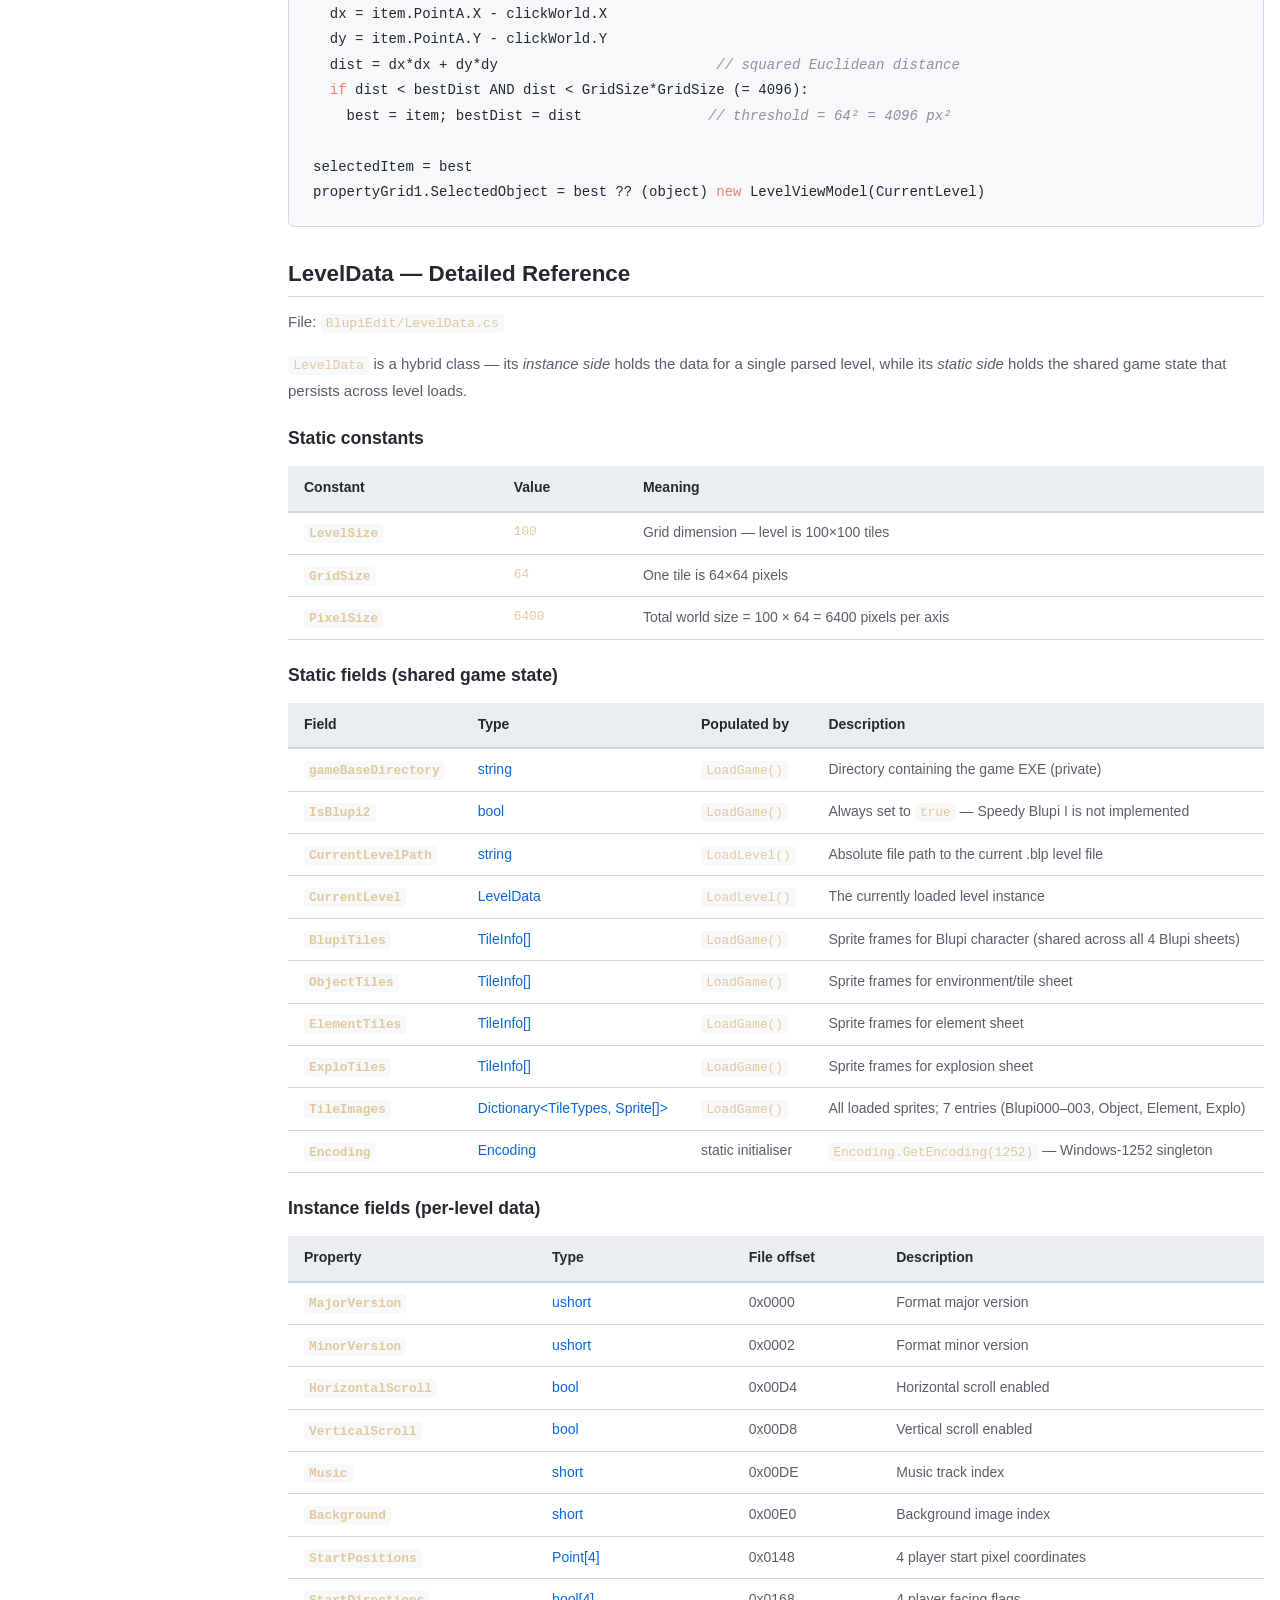
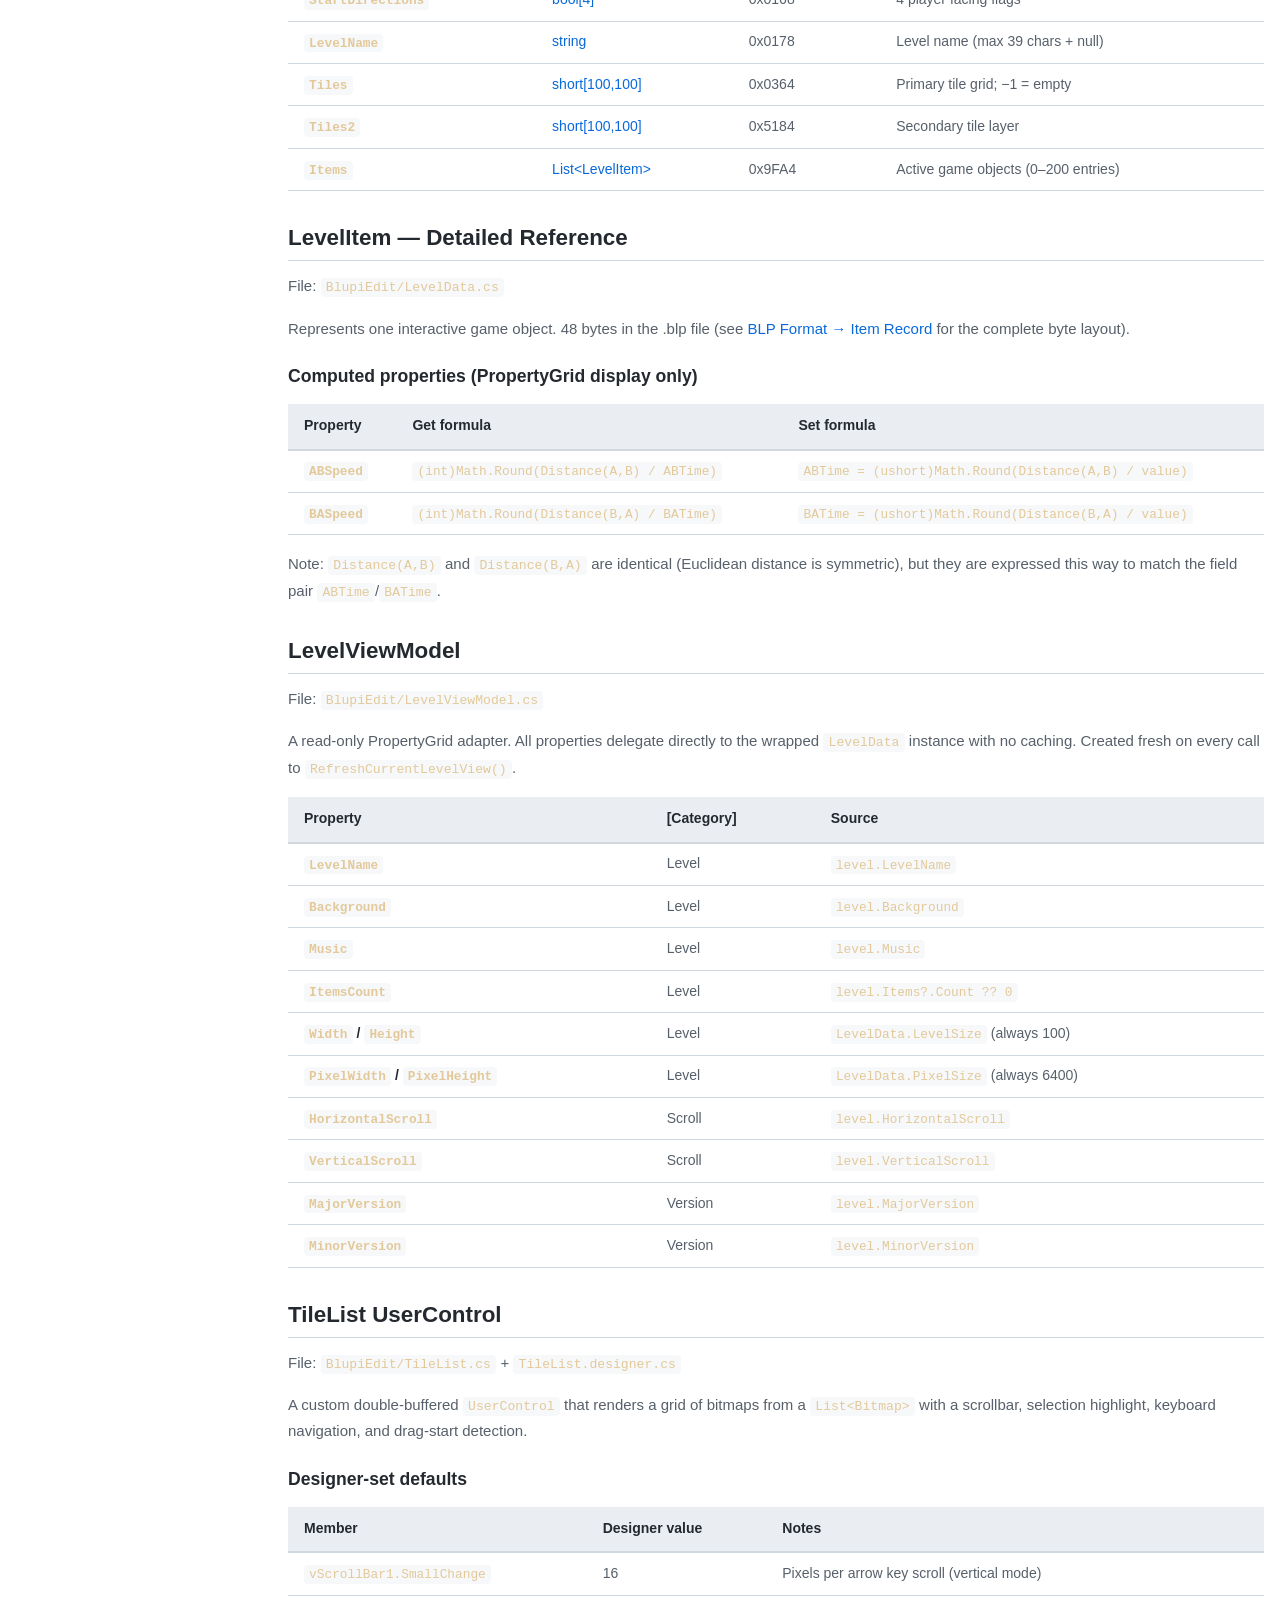
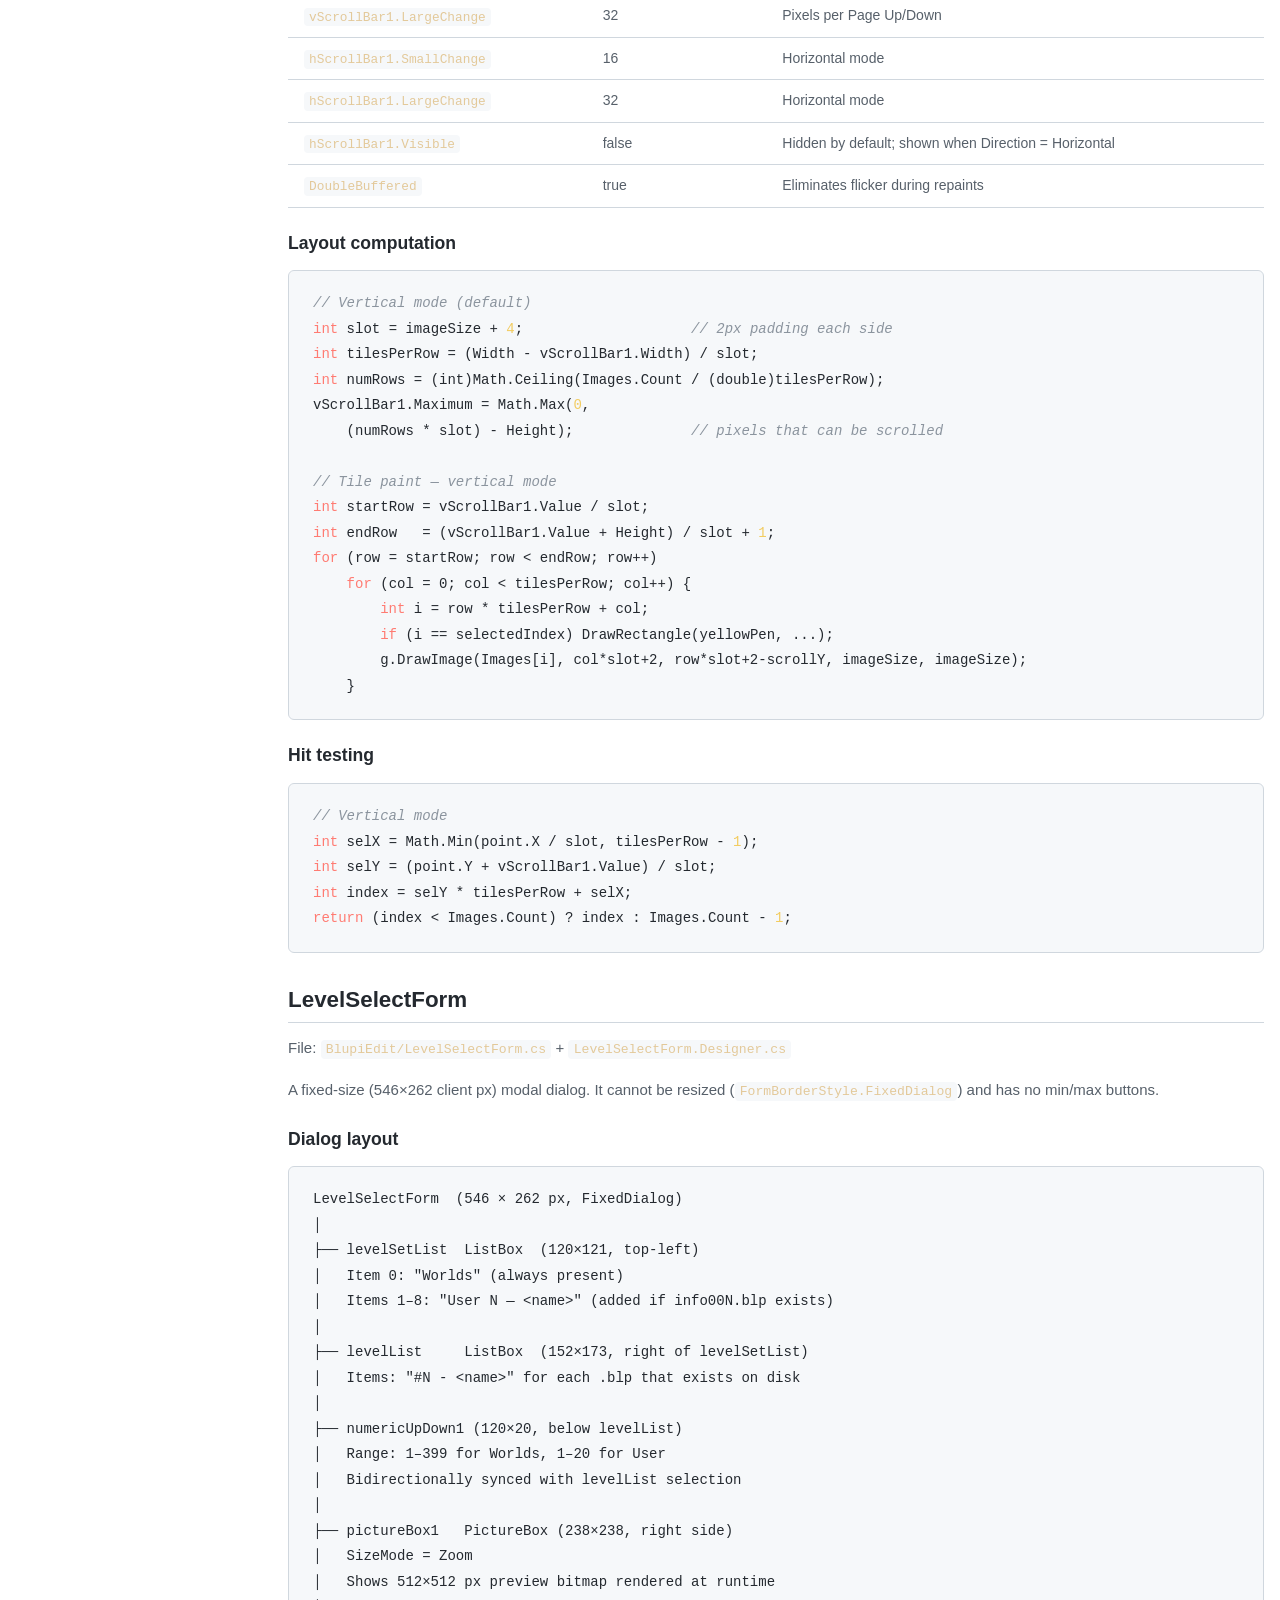
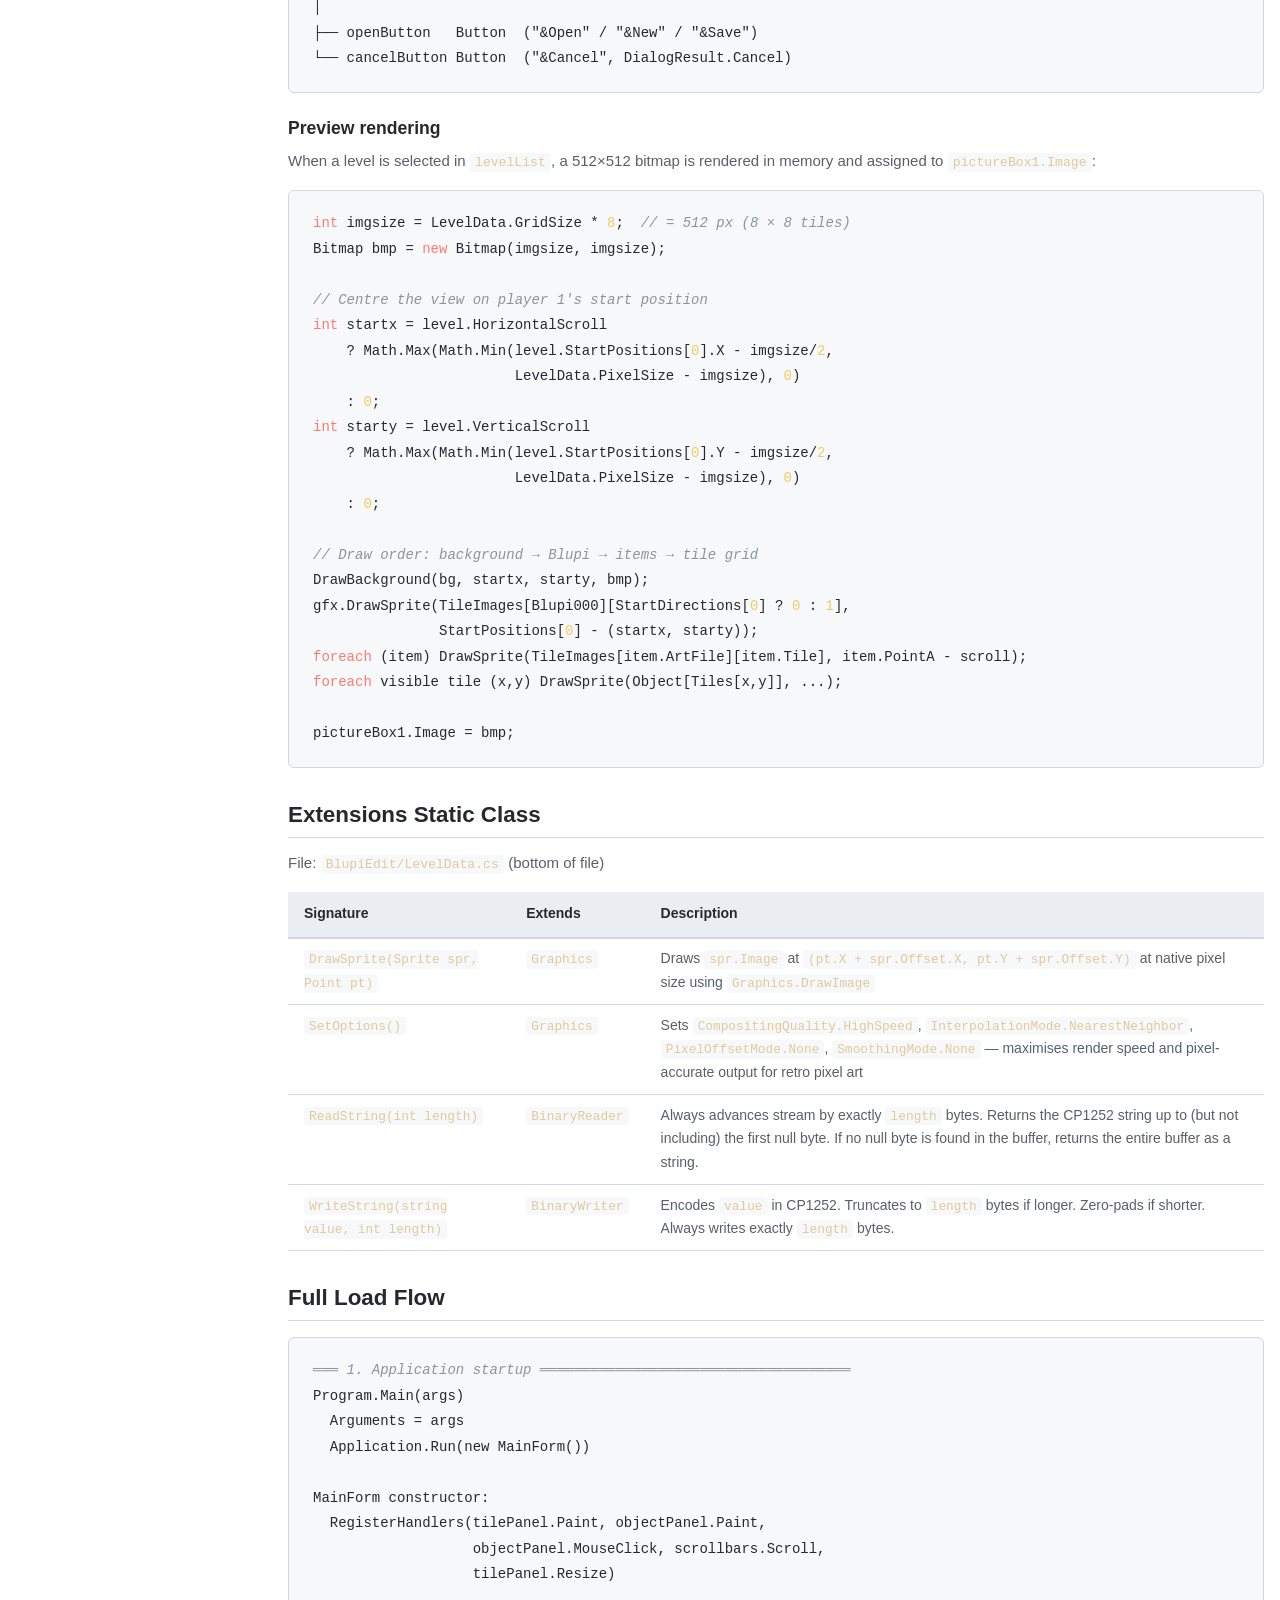
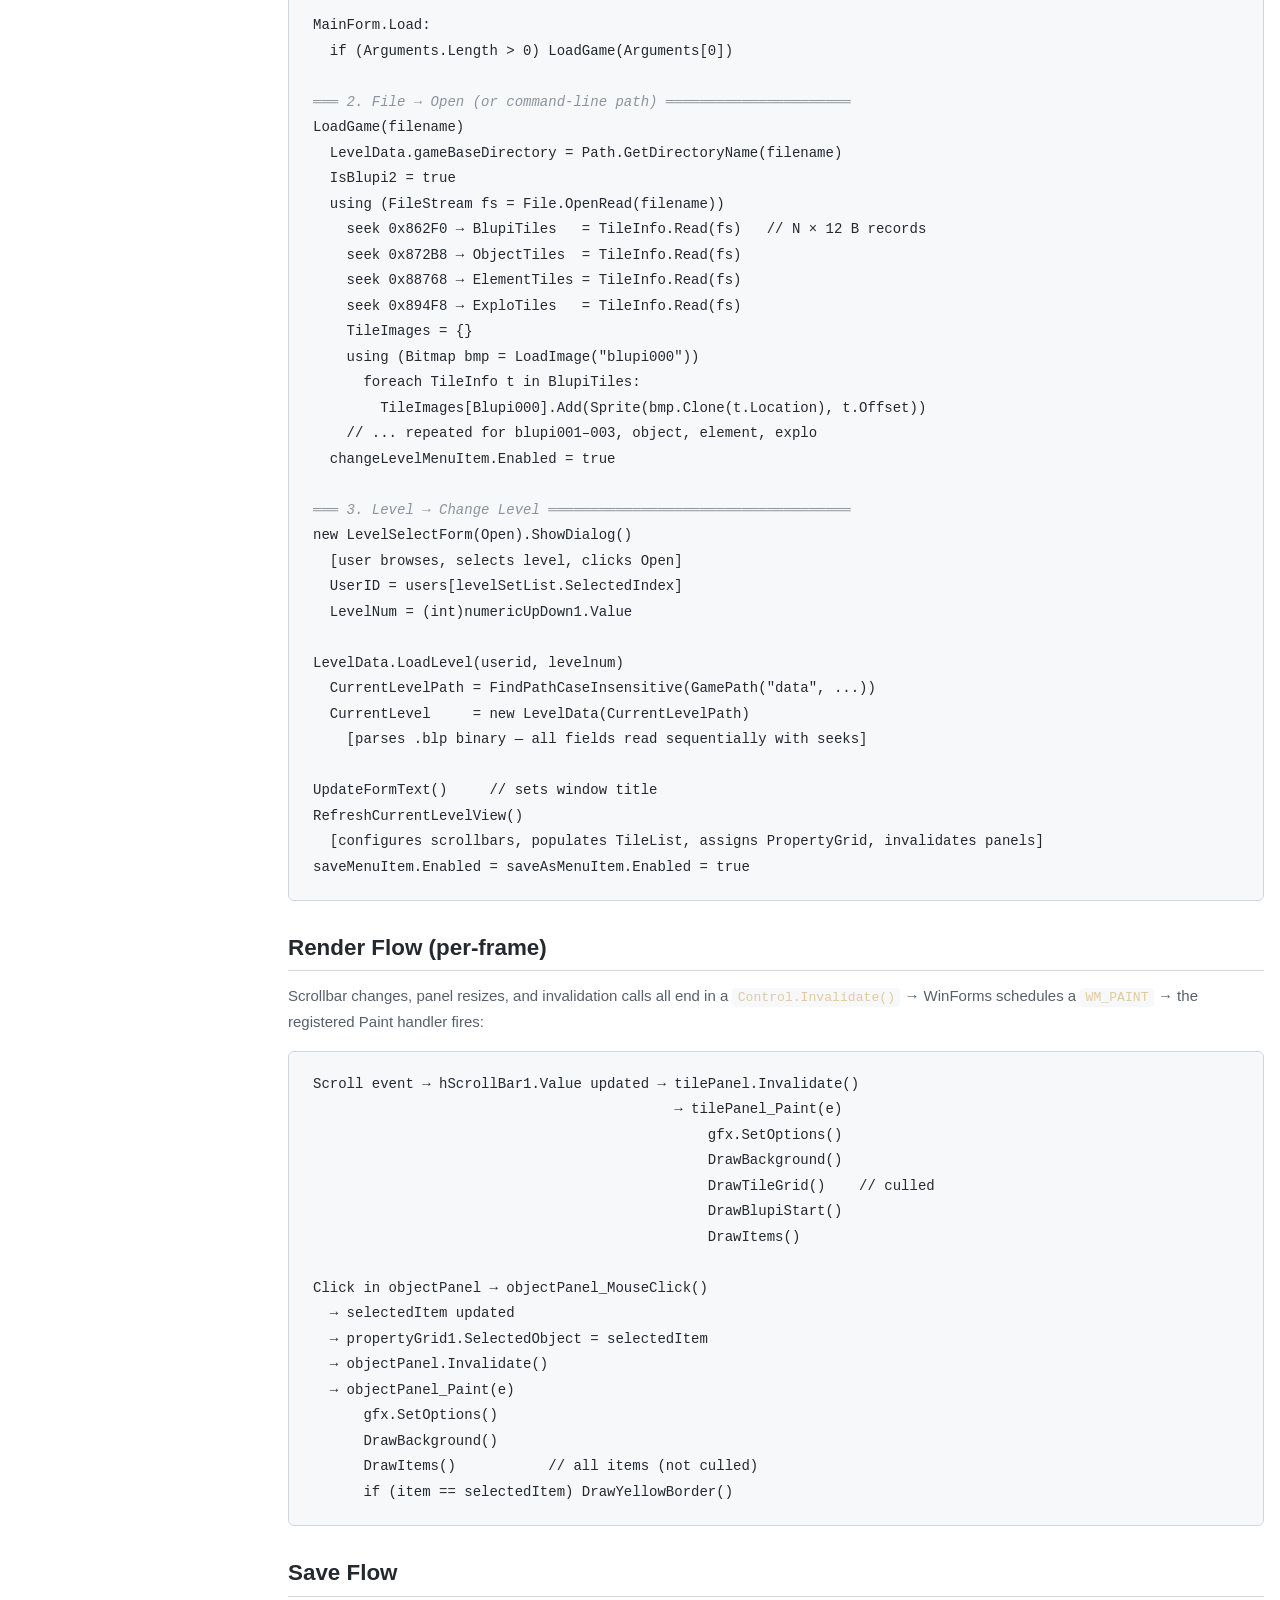
<file: web/architecture.html>
<!DOCTYPE html>
<html lang="en">
<head>
<meta charset="UTF-8">
<meta name="viewport" content="width=device-width, initial-scale=1.0">
<title>Architecture – BlupiEdit Documentation</title>
<link rel="stylesheet" href="css/style.css">
</head>
<body>

<header>
  <a class="logo" href="index.html"><div class="logo-icon">B</div>BlupiEdit</a>
  <nav>
    <a href="index.html">Overview</a>
    <a href="architecture.html" class="active">Architecture</a>
    <a href="file-format.html">BLP Format</a>
    <a href="items.html">Item Types</a>
    <a href="tiles.html">Tiles &amp; Sprites</a>
    <a href="classes.html">API Reference</a>
    <a href="game-context.html">Game Context</a>
  </nav>
  <button class="theme-toggle" id="theme-toggle" aria-label="Toggle theme">&#9728;</button>
  <button class="hamburger" id="hamburger" aria-label="Toggle navigation" aria-expanded="false">
    <span></span><span></span><span></span>
  </button>
  <div class="header-search">
    <span class="search-icon">&#9906;</span>
    <input id="search-input" type="search" placeholder="Search documentation…" autocomplete="off">
    <div id="search-results"></div>
  </div>
</header>

<div class="page-wrap">
<aside class="sidebar">
  <div class="sidebar-section">
    <h4>On this page</h4>
  </div>
</aside>

<main>
<h1>Architecture</h1>
<p>
  Detailed reference for the code structure, class responsibilities, UI layout,
  and runtime data flows of BlupiEdit.
  All measurements and UI sizes are taken from
  <code>MainForm.Designer.cs</code> and <code>LevelSelectForm.Designer.cs</code>.
</p>

<!-- ══════════════════════════════════════════════════════════════════ -->
<h2 id="overview">Architecture Overview</h2>

<p>
  BlupiEdit is a single-tier <strong>Windows Forms</strong> desktop application.
  It does not strictly follow any design pattern, but it approximates a
  <em>document-centric</em> model: one document (the current level) is held in
  static state on <code>LevelData</code>, while the main window renders views of it.
</p>

<pre><code>Presentation Layer
─────────────────────────────────────────────────────────────────
  MainForm           ─ main window, paint handlers, scrollbars, menus
  LevelSelectForm    ─ modal level browser / level slot picker
  TileList           ─ custom UserControl: scrollable tile picker

View Model Layer
─────────────────────────────────────────────────────────────────
  LevelViewModel     ─ read-only PropertyGrid adapter over LevelData

Data Layer
─────────────────────────────────────────────────────────────────
  LevelData          ─ (instance)  parsed .blp level file
  LevelData          ─ (static)    shared game state: TileImages, paths
  LevelItem          ─ one game object record from the Items array
  TileInfo           ─ one sprite frame descriptor from the EXE

Helper Types
─────────────────────────────────────────────────────────────────
  Sprite             ─ struct: Bitmap + draw offset
  ItemTypes enum     ─ all valid LevelItem.Type values
  TileTypes enum     ─ sprite sheet identifiers
  Direction enum     ─ TileList layout direction
  LevelSelectFormMode enum
  Extensions         ─ static class: Graphics, BinaryReader, BinaryWriter extensions

Entry Point
─────────────────────────────────────────────────────────────────
  Program            ─ STAThread main, exposes Arguments[]</code></pre>

<!-- ══════════════════════════════════════════════════════════════════ -->
<h2 id="layers">Application Layers</h2>

<div class="table-wrap">
<table>
<thead><tr><th>Layer</th><th>Classes</th><th>Responsibility</th></tr></thead>
<tbody>
  <tr>
    <td class="td-name">Presentation</td>
    <td><code>MainForm</code>, <code>LevelSelectForm</code>, <code>TileList</code></td>
    <td>UI rendering, event handling, scrollbars, tab switching</td>
  </tr>
  <tr>
    <td class="td-name">View Model</td>
    <td><code>LevelViewModel</code></td>
    <td>Bridges <code>LevelData</code> to <code>PropertyGrid</code> with categories</td>
  </tr>
  <tr>
    <td class="td-name">Domain data</td>
    <td><code>LevelData</code>, <code>LevelItem</code>, <code>TileInfo</code></td>
    <td>Level load/save/parse, EXE sprite extraction</td>
  </tr>
  <tr>
    <td class="td-name">Value types</td>
    <td><code>Sprite</code>, <code>ItemTypes</code>, <code>TileTypes</code>, <code>Direction</code>, <code>LevelSelectFormMode</code></td>
    <td>Data containers and enum constants</td>
  </tr>
  <tr>
    <td class="td-name">Extension methods</td>
    <td><code>Extensions</code> (static class in <code>LevelData.cs</code>)</td>
    <td>Graphics drawing helpers, binary string I/O</td>
  </tr>
  <tr>
    <td class="td-name">Entry point</td>
    <td><code>Program</code></td>
    <td>Application bootstrap, CLI argument parsing</td>
  </tr>
</tbody>
</table>
</div>

<!-- ══════════════════════════════════════════════════════════════════ -->
<h2 id="ui-layout">UI Layout — MainForm</h2>

<p>
  The main window is 584×562 client pixels.
  A <code>MenuStrip</code> (24 px tall) sits at the top; a <code>TabControl</code>
  fills the remaining 538 px.
  The TabControl has three tabs: <strong>Tiles</strong>, <strong>Objects</strong>,
  and <strong>Properties</strong>. Each tab page is 576×512 px.
</p>

<pre><code>MainForm  (584 × 562 px client area)
│
├── MenuStrip  (h=24 px)
│   └── File
│       ├── Open…
│       ├── Change Level…   ← disabled until a game EXE is loaded
│       ├── Save             ← disabled until a level is loaded
│       ├── Save As…         ← disabled until a level is loaded
│       ├── ──────────────
│       └── Exit
│
└── TabControl  (fills remaining 538 px)
    ├── [Tab 0]  "Tiles"        (576 × 512 px, tabPage1)
    ├── [Tab 1]  "Objects"      (576 × 512 px, tabPage2)
    └── [Tab 2]  "Properties"   (576 × 512 px, tabPage3, EMPTY)</code></pre>

<!-- ══════════════════════════════════════════════════════════════════ -->
<h2 id="tab-tiles">Tab 0: "Tiles"</h2>

<p>
  The Tiles tab is where the level's primary tile grid is rendered and where
  the tile picker palette lives. The tab contains a horizontal
  <code>SplitContainer</code> (splitter at 388 px from the left):
</p>

<pre><code>tabPage1  "Tiles"  (576 × 512)
└── SplitContainer (splitContainer1)
    ├── Panel1 (388 px wide)    ← LEFT: render + controls
    │   ├── ToolStrip (h=25 px)
    │   │   ├── [Draw]    ToolStripButton  ← checked by default, NOT YET IMPLEMENTED
    │   │   └── [Select]  ToolStripButton  ← NOT YET IMPLEMENTED
    │   └── TableLayoutPanel (tableLayoutPanel1, fills rest)
    │       ├── tilePanel    (UserControl, fills cell 0,0)
    │       │     custom Paint → draws background + tile grid + items
    │       ├── vScrollBar1  (col 1, row 0, 17 px wide)
    │       └── hScrollBar1  (col 0, row 1, 17 px tall)
    │
    └── Panel2 (178 px wide)   ← RIGHT: tile palette
        └── TileList (tileList1)
              custom UserControl — scrollable sprite picker
              Direction = Vertical (default)
              ImageSize = 64 px (set in RefreshCurrentLevelView)
              Populated with TileImages[TileTypes.Object] sprites</code></pre>

<div class="callout callout-warn">
  <span class="callout-icon">&#9888;</span>
  <p>
    The <strong>Draw</strong> and <strong>Select</strong> ToolStripButtons are
    visible in the UI (Draw is checked by default) but their click events are not
    yet wired up. No tile painting is implemented — the ToolStrip is a placeholder
    for future functionality.
  </p>
</div>

<h3 id="splitcontainer-tiles">SplitContainer Configuration — Tiles Tab</h3>

<div class="table-wrap">
<table>
<thead><tr><th>Property</th><th>Value</th><th>Notes</th></tr></thead>
<tbody>
  <tr><td>Control name</td><td><code>splitContainer1</code></td><td></td></tr>
  <tr><td>Orientation</td><td>Vertical</td><td>Splitter is a vertical bar dividing left/right panels</td></tr>
  <tr><td>SplitterDistance</td><td>388 px</td><td>Width of Panel1 (tile canvas side); Panel2 gets the remainder</td></tr>
  <tr><td>IsSplitterFixed</td><td>false</td><td>User can drag the splitter at runtime</td></tr>
  <tr><td>Panel1MinSize</td><td>default (25 px)</td><td>Cannot collapse tile canvas below 25 px</td></tr>
  <tr><td>Panel2MinSize</td><td>default (25 px)</td><td>Cannot collapse tile picker below 25 px</td></tr>
  <tr><td>Panel1 hosts</td><td>ToolStrip + TableLayoutPanel → <code>tilePanel</code> + 2 scrollbars</td><td></td></tr>
  <tr><td>Panel2 hosts</td><td><code>TileList</code> (tileList1)</td><td></td></tr>
</tbody>
</table>
</div>

<h3>tilePanel scroll bar configuration</h3>
<pre><code><span class="cm">// Set in RefreshCurrentLevelView() after level load</span>
hScrollBar1.Minimum = <span class="nu">0</span>;
hScrollBar1.Maximum = Math.Max(<span class="nu">0</span>, LevelData.PixelSize - panelW);  <span class="cm">// 6400 - panelW</span>
hScrollBar1.SmallChange = LevelData.GridSize;                        <span class="cm">// 64 px</span>
hScrollBar1.LargeChange = Math.Max(<span class="nu">1</span>, panelW);
hScrollBar1.Value = <span class="nu">0</span>;
<span class="cm">// same for vScrollBar1 with panelH</span></code></pre>

<!-- ══════════════════════════════════════════════════════════════════ -->
<h2 id="tab-objects">Tab 1: "Objects"</h2>

<p>
  The Objects tab renders the same world as the Tiles tab but focuses on
  interactive game objects. A <code>PropertyGrid</code> on the right shows the
  properties of the selected item (or level metadata when nothing is selected).
</p>

<pre><code>tabPage2  "Objects"  (576 × 512)
└── SplitContainer (splitContainer2)
    ├── Panel1 (386 px wide)    ← LEFT: object view
    │   └── TableLayoutPanel (tableLayoutPanel2)
    │       ├── objectPanel  (UserControl, fills cell 0,0)
    │       │     custom Paint → draws background + item sprites
    │       │     MouseClick → nearest-item hit-test → selectedItem
    │       ├── vScrollBar2  (col 1, row 0, 17 px wide)
    │       └── hScrollBar2  (col 0, row 1, 17 px tall)
    │
    └── Panel2 (180 px wide)   ← RIGHT: property inspector
        └── PropertyGrid (propertyGrid1)
              PropertySort = Alphabetical
              ToolbarVisible = false
              SelectedObject = LevelViewModel  OR  LevelItem</code></pre>

<h3 id="splitcontainer-objects">SplitContainer Configuration — Objects Tab</h3>

<div class="table-wrap">
<table>
<thead><tr><th>Property</th><th>Value</th><th>Notes</th></tr></thead>
<tbody>
  <tr><td>Control name</td><td><code>splitContainer2</code></td><td></td></tr>
  <tr><td>Orientation</td><td>Vertical</td><td>Splitter is a vertical bar dividing left/right panels</td></tr>
  <tr><td>SplitterDistance</td><td>386 px</td><td>Width of Panel1 (object canvas side)</td></tr>
  <tr><td>IsSplitterFixed</td><td>false</td><td>User can drag the splitter at runtime</td></tr>
  <tr><td>Panel1 hosts</td><td>TableLayoutPanel → <code>objectPanel</code> + 2 scrollbars</td><td></td></tr>
  <tr><td>Panel2 hosts</td><td><code>PropertyGrid</code> (propertyGrid1)</td><td></td></tr>
</tbody>
</table>
</div>

<h3>PropertyGrid target</h3>
<p>
  The PropertyGrid's <code>SelectedObject</code> is switched depending on selection:
</p>
<pre><code><span class="cm">// When an item is clicked in objectPanel:</span>
propertyGrid1.SelectedObject = selectedItem;      <span class="cm">// LevelItem instance</span>

<span class="cm">// When the click hits nothing, or after level load:</span>
propertyGrid1.SelectedObject = <span class="kw">new</span> LevelViewModel(LevelData.CurrentLevel);</code></pre>

<!-- ══════════════════════════════════════════════════════════════════ -->
<h2 id="tab-properties">Tab 2: "Properties"</h2>

<p>
  <code>tabPage3</code> ("Properties") is declared in <code>MainForm.Designer.cs</code>
  but contains no controls. It is an intentional placeholder — never implemented.
</p>

<h3 id="tab-properties-intent">Original Intent</h3>
<p>
  The original design presumably intended this tab to be a <strong>level-wide property editor</strong>:
  a place to change the level name, music index, background decor, scroll flags, and start positions
  without needing an object selected. This would have mirrored the separation of concerns visible
  in the UI mockup — <em>Objects</em> tab for per-item inspection, <em>Properties</em> tab for
  level metadata.
</p>

<h3 id="tab-properties-current">Why It Was Never Implemented</h3>
<p>
  The <code>PropertyGrid</code> ended up on the Objects tab instead, displaying either the
  selected <code>LevelItem</code> or the <code>LevelViewModel</code> wrapper (when no item is
  selected). This solved the immediate need — browsing level metadata — but it conflates two
  concerns in a single control: the grid switches context depending on what is selected.
</p>

<div class="callout callout-info">
  <span class="callout-icon">&#8505;</span>
  <p>A future implementation could move <code>LevelViewModel</code> display to Tab 2 and
  reserve the Objects tab's <code>PropertyGrid</code> exclusively for item inspection.
  This would require only adding controls to <code>tabPage3</code> — the data model
  (<code>LevelViewModel</code>) already exists.</p>
</div>

<!-- ══════════════════════════════════════════════════════════════════ -->
<h2 id="mainform">MainForm — Detailed Reference</h2>
<p>File: <code>BlupiEdit/MainForm.cs</code> + <code>MainForm.Designer.cs</code></p>

<h3>Private state</h3>
<div class="table-wrap">
<table>
<thead><tr><th>Field</th><th>Type</th><th>Description</th></tr></thead>
<tbody>
  <tr>
    <td class="td-name"><code>userid</code></td><td class="td-type">int</td>
    <td>Active level collection: 0 = World, 1–8 = User collections</td>
  </tr>
  <tr>
    <td class="td-name"><code>levelnum</code></td><td class="td-type">int</td>
    <td>Active level number within the collection</td>
  </tr>
  <tr>
    <td class="td-name"><code>selectedItem</code></td><td class="td-type">LevelItem</td>
    <td>
      Currently selected game object in the objectPanel.
      <code>null</code> when nothing is selected. Set by
      <code>objectPanel_MouseClick</code>.
    </td>
  </tr>
</tbody>
</table>
</div>

<h3>Menu state transitions</h3>
<pre><code>Application start:
  changeLevelToolStripMenuItem.Enabled = false   <span class="cm">// can't pick a level without a game</span>
  saveToolStripMenuItem.Enabled        = false
  saveAsToolStripMenuItem.Enabled      = false

After File → Open (LoadGame succeeds):
  changeLevelToolStripMenuItem.Enabled = true    <span class="cm">// sprites are now loaded</span>

After Level → Change Level (LoadLevel succeeds):
  saveToolStripMenuItem.Enabled        = true
  saveAsToolStripMenuItem.Enabled      = true</code></pre>

<h3>RefreshCurrentLevelView() — the central wiring method</h3>
<p>
  Called after every level load and after the tilePanel is resized.
  It performs the following steps in order:
</p>
<ol>
  <li>Early-return if <code>LevelData.CurrentLevel == null</code></li>
  <li>Enable <code>tableLayoutPanel1</code>, <code>tableLayoutPanel2</code>, <code>toolStrip1</code>, <code>tileList1</code>, <code>propertyGrid1</code></li>
  <li>Configure <code>hScrollBar1</code> / <code>vScrollBar1</code> ranges for <code>tilePanel</code></li>
  <li>Configure <code>hScrollBar2</code> / <code>vScrollBar2</code> ranges for <code>objectPanel</code></li>
  <li>Clear and repopulate <code>tileList1.Images</code> with <code>TileImages[TileTypes.Object]</code> sprites at ImageSize=64</li>
  <li>Call <code>tileList1.ChangeSize()</code> and reset <code>tileList1.SelectedIndex = −1</code></li>
  <li>Call <code>tilePanel.Invalidate()</code> and <code>objectPanel.Invalidate()</code></li>
  <li>Assign <code>propertyGrid1.SelectedObject = new LevelViewModel(LevelData.CurrentLevel)</code></li>
</ol>

<h3>tilePanel_Paint — render pass</h3>
<pre><code><span class="cm">Step 1: Apply pixel-art render settings</span>
  gfx.SetOptions()
  <span class="cm">→ CompositingQuality.HighSpeed, InterpolationMode.NearestNeighbor,</span>
  <span class="cm">   PixelOffsetMode.None, SmoothingMode.None</span>

<span class="cm">Step 2: Draw tiled parallax background</span>
  <span class="kw">using</span> (Bitmap bg = LevelData.LoadImage(<span class="st">$"decor{level.Background:000}"</span>))
    <span class="kw">for</span> (x = -scrollX/<span class="nu">2</span>; x &lt; panelW + <span class="nu">640</span>; x += <span class="nu">640</span>)
      <span class="kw">for</span> (y = -scrollY/<span class="nu">2</span>; y &lt; panelH + <span class="nu">480</span>; y += <span class="nu">480</span>)
        gfx.DrawImage(bg, x, y)
  <span class="cm">← background tile assumed 640×480 px</span>
  <span class="cm">← background loaded fresh from disk on EVERY repaint (not cached)</span>
  <span class="cm">← scroll at half speed = parallax depth illusion</span>

<span class="cm">Step 3: Draw visible portion of tile grid (culled)</span>
  xStart = max(scrollX / 64, 0)
  xEnd   = min((scrollX + panelW) / 64 + 1, 100)
  yStart = max(scrollY / 64, 0)
  yEnd   = min((scrollY + panelH) / 64 + 1, 100)
  <span class="kw">foreach</span> visible (tx, ty):
    idx = Tiles[tx, ty]
    <span class="kw">if</span> (idx &lt; 0 || idx &gt;= sprites.Length) continue
    DrawSprite(sprites[idx], (tx*64 - scrollX, ty*64 - scrollY))

<span class="cm">Step 4: Draw Blupi's start position</span>
  sprIdx = StartDirections[0] ? 0 : 1   <span class="cm">// 0 = right, 1 = left</span>
  DrawSprite(TileImages[Blupi000][sprIdx], StartPositions[0] - scroll)

<span class="cm">Step 5: Draw all LevelItem sprites</span>
  <span class="kw">foreach</span> (item <span class="kw">in</span> Items):
    sprites = TileImages[item.ArtFile]
    <span class="kw">if</span> (item.Tile >= sprites.Length) continue
    DrawSprite(sprites[item.Tile], item.PointA - scroll)</code></pre>

<h3 id="render-quality">Render Quality Settings — Why These Values</h3>

<p>
  <code>SetOptions()</code> (defined in <code>Extensions.cs</code>) applies four GDI+
  quality settings to the <code>Graphics</code> object before any drawing. Each setting
  is deliberately chosen for pixel-art correctness and maximum throughput:
</p>

<div class="table-wrap">
<table>
<thead><tr><th>Setting</th><th>Value</th><th>Reason</th></tr></thead>
<tbody>
  <tr>
    <td><code>InterpolationMode</code></td>
    <td><code>NearestNeighbor</code></td>
    <td>Pixels scale 1:1 with no blending. Any other mode (Bilinear, Bicubic) would blur pixel-art edges, destroying the retro aesthetic.</td>
  </tr>
  <tr>
    <td><code>SmoothingMode</code></td>
    <td><code>None</code></td>
    <td>Anti-aliasing applies only to vector paths. Since BlupiEdit draws only bitmaps, this has no visual effect — it is set to <code>None</code> to suppress any overhead.</td>
  </tr>
  <tr>
    <td><code>PixelOffsetMode</code></td>
    <td><code>None</code></td>
    <td>Keeps drawn pixels aligned to integer screen coordinates. Offset modes shift all rendering by half a pixel, which causes visible misalignment on a 1:1 pixel grid.</td>
  </tr>
  <tr>
    <td><code>CompositingQuality</code></td>
    <td><code>HighSpeed</code></td>
    <td>Skips gamma-corrected alpha blending. Sprites use a chroma-key mask, not alpha transparency, so compositing quality has no visible impact — speed wins.</td>
  </tr>
</tbody>
</table>
</div>

<h3>objectPanel_MouseClick — hit test</h3>
<pre><code>clickWorld = (e.X + scrollX, e.Y + scrollY)   <span class="cm">// screen → world coordinates</span>

best = null; bestDist = int.MaxValue
<span class="kw">foreach</span> (item <span class="kw">in</span> Items):
  dx = item.PointA.X - clickWorld.X
  dy = item.PointA.Y - clickWorld.Y
  dist = dx*dx + dy*dy                          <span class="cm">// squared Euclidean distance</span>
  <span class="kw">if</span> dist &lt; bestDist AND dist &lt; GridSize*GridSize (= 4096):
    best = item; bestDist = dist               <span class="cm">// threshold = 64² = 4096 px²</span>

selectedItem = best
propertyGrid1.SelectedObject = best ?? (object) <span class="kw">new</span> LevelViewModel(CurrentLevel)</code></pre>

<!-- ══════════════════════════════════════════════════════════════════ -->
<h2 id="leveldata">LevelData — Detailed Reference</h2>
<p>File: <code>BlupiEdit/LevelData.cs</code></p>

<p>
  <code>LevelData</code> is a hybrid class — its <em>instance side</em> holds the
  data for a single parsed level, while its <em>static side</em> holds the shared
  game state that persists across level loads.
</p>

<h3>Static constants</h3>
<div class="table-wrap">
<table>
<thead><tr><th>Constant</th><th>Value</th><th>Meaning</th></tr></thead>
<tbody>
  <tr><td class="td-name"><code>LevelSize</code></td><td class="td-val">100</td><td>Grid dimension — level is 100×100 tiles</td></tr>
  <tr><td class="td-name"><code>GridSize</code></td><td class="td-val">64</td><td>One tile is 64×64 pixels</td></tr>
  <tr><td class="td-name"><code>PixelSize</code></td><td class="td-val">6400</td><td>Total world size = 100 × 64 = 6400 pixels per axis</td></tr>
</tbody>
</table>
</div>

<h3>Static fields (shared game state)</h3>
<div class="table-wrap">
<table>
<thead><tr><th>Field</th><th>Type</th><th>Populated by</th><th>Description</th></tr></thead>
<tbody>
  <tr>
    <td class="td-name"><code>gameBaseDirectory</code></td><td class="td-type">string</td>
    <td><code>LoadGame()</code></td>
    <td>Directory containing the game EXE (private)</td>
  </tr>
  <tr>
    <td class="td-name"><code>IsBlupi2</code></td><td class="td-type">bool</td>
    <td><code>LoadGame()</code></td>
    <td>Always set to <code>true</code> — Speedy Blupi I is not implemented</td>
  </tr>
  <tr>
    <td class="td-name"><code>CurrentLevelPath</code></td><td class="td-type">string</td>
    <td><code>LoadLevel()</code></td>
    <td>Absolute file path to the current .blp level file</td>
  </tr>
  <tr>
    <td class="td-name"><code>CurrentLevel</code></td><td class="td-type">LevelData</td>
    <td><code>LoadLevel()</code></td>
    <td>The currently loaded level instance</td>
  </tr>
  <tr>
    <td class="td-name"><code>BlupiTiles</code></td><td class="td-type">TileInfo[]</td>
    <td><code>LoadGame()</code></td>
    <td>Sprite frames for Blupi character (shared across all 4 Blupi sheets)</td>
  </tr>
  <tr>
    <td class="td-name"><code>ObjectTiles</code></td><td class="td-type">TileInfo[]</td>
    <td><code>LoadGame()</code></td>
    <td>Sprite frames for environment/tile sheet</td>
  </tr>
  <tr>
    <td class="td-name"><code>ElementTiles</code></td><td class="td-type">TileInfo[]</td>
    <td><code>LoadGame()</code></td>
    <td>Sprite frames for element sheet</td>
  </tr>
  <tr>
    <td class="td-name"><code>ExploTiles</code></td><td class="td-type">TileInfo[]</td>
    <td><code>LoadGame()</code></td>
    <td>Sprite frames for explosion sheet</td>
  </tr>
  <tr>
    <td class="td-name"><code>TileImages</code></td><td class="td-type">Dictionary&lt;TileTypes, Sprite[]&gt;</td>
    <td><code>LoadGame()</code></td>
    <td>All loaded sprites; 7 entries (Blupi000–003, Object, Element, Explo)</td>
  </tr>
  <tr>
    <td class="td-name"><code>Encoding</code></td><td class="td-type">Encoding</td>
    <td>static initialiser</td>
    <td><code>Encoding.GetEncoding(1252)</code> — Windows-1252 singleton</td>
  </tr>
</tbody>
</table>
</div>

<h3>Instance fields (per-level data)</h3>
<div class="table-wrap">
<table>
<thead><tr><th>Property</th><th>Type</th><th>File offset</th><th>Description</th></tr></thead>
<tbody>
  <tr><td class="td-name"><code>MajorVersion</code></td><td class="td-type">ushort</td><td>0x0000</td><td>Format major version</td></tr>
  <tr><td class="td-name"><code>MinorVersion</code></td><td class="td-type">ushort</td><td>0x0002</td><td>Format minor version</td></tr>
  <tr><td class="td-name"><code>HorizontalScroll</code></td><td class="td-type">bool</td><td>0x00D4</td><td>Horizontal scroll enabled</td></tr>
  <tr><td class="td-name"><code>VerticalScroll</code></td><td class="td-type">bool</td><td>0x00D8</td><td>Vertical scroll enabled</td></tr>
  <tr><td class="td-name"><code>Music</code></td><td class="td-type">short</td><td>0x00DE</td><td>Music track index</td></tr>
  <tr><td class="td-name"><code>Background</code></td><td class="td-type">short</td><td>0x00E0</td><td>Background image index</td></tr>
  <tr><td class="td-name"><code>StartPositions</code></td><td class="td-type">Point[4]</td><td>0x0148</td><td>4 player start pixel coordinates</td></tr>
  <tr><td class="td-name"><code>StartDirections</code></td><td class="td-type">bool[4]</td><td>0x0168</td><td>4 player facing flags</td></tr>
  <tr><td class="td-name"><code>LevelName</code></td><td class="td-type">string</td><td>0x0178</td><td>Level name (max 39 chars + null)</td></tr>
  <tr><td class="td-name"><code>Tiles</code></td><td class="td-type">short[100,100]</td><td>0x0364</td><td>Primary tile grid; −1 = empty</td></tr>
  <tr><td class="td-name"><code>Tiles2</code></td><td class="td-type">short[100,100]</td><td>0x5184</td><td>Secondary tile layer</td></tr>
  <tr><td class="td-name"><code>Items</code></td><td class="td-type">List&lt;LevelItem&gt;</td><td>0x9FA4</td><td>Active game objects (0–200 entries)</td></tr>
</tbody>
</table>
</div>

<!-- ══════════════════════════════════════════════════════════════════ -->
<h2 id="levelitem">LevelItem — Detailed Reference</h2>
<p>File: <code>BlupiEdit/LevelData.cs</code></p>

<p>
  Represents one interactive game object. 48 bytes in the .blp file (see
  <a href="file-format.html#item-struct">BLP Format → Item Record</a> for the
  complete byte layout).
</p>

<h3>Computed properties (PropertyGrid display only)</h3>
<div class="table-wrap">
<table>
<thead><tr><th>Property</th><th>Get formula</th><th>Set formula</th></tr></thead>
<tbody>
  <tr>
    <td class="td-name"><code>ABSpeed</code></td>
    <td><code>(int)Math.Round(Distance(A,B) / ABTime)</code></td>
    <td><code>ABTime = (ushort)Math.Round(Distance(A,B) / value)</code></td>
  </tr>
  <tr>
    <td class="td-name"><code>BASpeed</code></td>
    <td><code>(int)Math.Round(Distance(B,A) / BATime)</code></td>
    <td><code>BATime = (ushort)Math.Round(Distance(B,A) / value)</code></td>
  </tr>
</tbody>
</table>
</div>

<p>
  Note: <code>Distance(A,B)</code> and <code>Distance(B,A)</code> are identical
  (Euclidean distance is symmetric), but they are expressed this way to match the
  field pair <code>ABTime</code>/<code>BATime</code>.
</p>

<!-- ══════════════════════════════════════════════════════════════════ -->
<h2 id="levelviewmodel">LevelViewModel</h2>
<p>File: <code>BlupiEdit/LevelViewModel.cs</code></p>

<p>
  A read-only PropertyGrid adapter. All properties delegate directly to the wrapped
  <code>LevelData</code> instance with no caching. Created fresh on every call to
  <code>RefreshCurrentLevelView()</code>.
</p>

<div class="table-wrap">
<table>
<thead><tr><th>Property</th><th>[Category]</th><th>Source</th></tr></thead>
<tbody>
  <tr><td class="td-name"><code>LevelName</code></td><td>Level</td><td><code>level.LevelName</code></td></tr>
  <tr><td class="td-name"><code>Background</code></td><td>Level</td><td><code>level.Background</code></td></tr>
  <tr><td class="td-name"><code>Music</code></td><td>Level</td><td><code>level.Music</code></td></tr>
  <tr><td class="td-name"><code>ItemsCount</code></td><td>Level</td><td><code>level.Items?.Count ?? 0</code></td></tr>
  <tr><td class="td-name"><code>Width</code> / <code>Height</code></td><td>Level</td><td><code>LevelData.LevelSize</code> (always 100)</td></tr>
  <tr><td class="td-name"><code>PixelWidth</code> / <code>PixelHeight</code></td><td>Level</td><td><code>LevelData.PixelSize</code> (always 6400)</td></tr>
  <tr><td class="td-name"><code>HorizontalScroll</code></td><td>Scroll</td><td><code>level.HorizontalScroll</code></td></tr>
  <tr><td class="td-name"><code>VerticalScroll</code></td><td>Scroll</td><td><code>level.VerticalScroll</code></td></tr>
  <tr><td class="td-name"><code>MajorVersion</code></td><td>Version</td><td><code>level.MajorVersion</code></td></tr>
  <tr><td class="td-name"><code>MinorVersion</code></td><td>Version</td><td><code>level.MinorVersion</code></td></tr>
</tbody>
</table>
</div>

<!-- ══════════════════════════════════════════════════════════════════ -->
<h2 id="tilelist">TileList UserControl</h2>
<p>File: <code>BlupiEdit/TileList.cs</code> + <code>TileList.designer.cs</code></p>

<p>
  A custom double-buffered <code>UserControl</code> that renders a grid of bitmaps
  from a <code>List&lt;Bitmap&gt;</code> with a scrollbar, selection highlight,
  keyboard navigation, and drag-start detection.
</p>

<h3>Designer-set defaults</h3>
<div class="table-wrap">
<table>
<thead><tr><th>Member</th><th>Designer value</th><th>Notes</th></tr></thead>
<tbody>
  <tr><td><code>vScrollBar1.SmallChange</code></td><td>16</td><td>Pixels per arrow key scroll (vertical mode)</td></tr>
  <tr><td><code>vScrollBar1.LargeChange</code></td><td>32</td><td>Pixels per Page Up/Down</td></tr>
  <tr><td><code>hScrollBar1.SmallChange</code></td><td>16</td><td>Horizontal mode</td></tr>
  <tr><td><code>hScrollBar1.LargeChange</code></td><td>32</td><td>Horizontal mode</td></tr>
  <tr><td><code>hScrollBar1.Visible</code></td><td>false</td><td>Hidden by default; shown when Direction = Horizontal</td></tr>
  <tr><td><code>DoubleBuffered</code></td><td>true</td><td>Eliminates flicker during repaints</td></tr>
</tbody>
</table>
</div>

<h3>Layout computation</h3>
<pre><code><span class="cm">// Vertical mode (default)</span>
<span class="kw">int</span> slot = imageSize + <span class="nu">4</span>;                    <span class="cm">// 2px padding each side</span>
<span class="kw">int</span> tilesPerRow = (Width - vScrollBar1.Width) / slot;
<span class="kw">int</span> numRows = (int)Math.Ceiling(Images.Count / (double)tilesPerRow);
vScrollBar1.Maximum = Math.Max(<span class="nu">0</span>,
    (numRows * slot) - Height);              <span class="cm">// pixels that can be scrolled</span>

<span class="cm">// Tile paint — vertical mode</span>
<span class="kw">int</span> startRow = vScrollBar1.Value / slot;
<span class="kw">int</span> endRow   = (vScrollBar1.Value + Height) / slot + <span class="nu">1</span>;
<span class="kw">for</span> (row = startRow; row &lt; endRow; row++)
    <span class="kw">for</span> (col = 0; col &lt; tilesPerRow; col++) {
        <span class="kw">int</span> i = row * tilesPerRow + col;
        <span class="kw">if</span> (i == selectedIndex) DrawRectangle(yellowPen, ...);
        g.DrawImage(Images[i], col*slot+2, row*slot+2-scrollY, imageSize, imageSize);
    }</code></pre>

<h3>Hit testing</h3>
<pre><code><span class="cm">// Vertical mode</span>
<span class="kw">int</span> selX = Math.Min(point.X / slot, tilesPerRow - <span class="nu">1</span>);
<span class="kw">int</span> selY = (point.Y + vScrollBar1.Value) / slot;
<span class="kw">int</span> index = selY * tilesPerRow + selX;
<span class="kw">return</span> (index &lt; Images.Count) ? index : Images.Count - <span class="nu">1</span>;</code></pre>

<!-- ══════════════════════════════════════════════════════════════════ -->
<h2 id="levelselectform">LevelSelectForm</h2>
<p>File: <code>BlupiEdit/LevelSelectForm.cs</code> + <code>LevelSelectForm.Designer.cs</code></p>

<p>
  A fixed-size (546×262 client px) modal dialog. It cannot be resized
  (<code>FormBorderStyle.FixedDialog</code>) and has no min/max buttons.
</p>

<h3>Dialog layout</h3>
<pre><code>LevelSelectForm  (546 × 262 px, FixedDialog)
│
├── levelSetList  ListBox  (120×121, top-left)
│   Item 0: "Worlds" (always present)
│   Items 1–8: "User N — &lt;name&gt;" (added if info00N.blp exists)
│
├── levelList     ListBox  (152×173, right of levelSetList)
│   Items: "#N - &lt;name&gt;" for each .blp that exists on disk
│
├── numericUpDown1 (120×20, below levelList)
│   Range: 1–399 for Worlds, 1–20 for User
│   Bidirectionally synced with levelList selection
│
├── pictureBox1   PictureBox (238×238, right side)
│   SizeMode = Zoom
│   Shows 512×512 px preview bitmap rendered at runtime
│
├── openButton   Button  ("&amp;Open" / "&amp;New" / "&amp;Save")
└── cancelButton Button  ("&amp;Cancel", DialogResult.Cancel)</code></pre>

<h3>Preview rendering</h3>
<p>
  When a level is selected in <code>levelList</code>, a 512×512 bitmap is rendered
  in memory and assigned to <code>pictureBox1.Image</code>:
</p>
<pre><code><span class="kw">int</span> imgsize = LevelData.GridSize * <span class="nu">8</span>;  <span class="cm">// = 512 px (8 × 8 tiles)</span>
Bitmap bmp = <span class="kw">new</span> Bitmap(imgsize, imgsize);

<span class="cm">// Centre the view on player 1's start position</span>
<span class="kw">int</span> startx = level.HorizontalScroll
    ? Math.Max(Math.Min(level.StartPositions[<span class="nu">0</span>].X - imgsize/<span class="nu">2</span>,
                        LevelData.PixelSize - imgsize), <span class="nu">0</span>)
    : <span class="nu">0</span>;
<span class="kw">int</span> starty = level.VerticalScroll
    ? Math.Max(Math.Min(level.StartPositions[<span class="nu">0</span>].Y - imgsize/<span class="nu">2</span>,
                        LevelData.PixelSize - imgsize), <span class="nu">0</span>)
    : <span class="nu">0</span>;

<span class="cm">// Draw order: background → Blupi → items → tile grid</span>
DrawBackground(bg, startx, starty, bmp);
gfx.DrawSprite(TileImages[Blupi000][StartDirections[<span class="nu">0</span>] ? <span class="nu">0</span> : <span class="nu">1</span>],
               StartPositions[<span class="nu">0</span>] - (startx, starty));
<span class="kw">foreach</span> (item) DrawSprite(TileImages[item.ArtFile][item.Tile], item.PointA - scroll);
<span class="kw">foreach</span> visible tile (x,y) DrawSprite(Object[Tiles[x,y]], ...);

pictureBox1.Image = bmp;</code></pre>

<!-- ══════════════════════════════════════════════════════════════════ -->
<h2 id="extensions">Extensions Static Class</h2>
<p>File: <code>BlupiEdit/LevelData.cs</code> (bottom of file)</p>

<div class="table-wrap">
<table>
<thead><tr><th>Signature</th><th>Extends</th><th>Description</th></tr></thead>
<tbody>
  <tr>
    <td><code>DrawSprite(Sprite spr, Point pt)</code></td>
    <td><code>Graphics</code></td>
    <td>
      Draws <code>spr.Image</code> at <code>(pt.X + spr.Offset.X, pt.Y + spr.Offset.Y)</code>
      at native pixel size using <code>Graphics.DrawImage</code>
    </td>
  </tr>
  <tr>
    <td><code>SetOptions()</code></td>
    <td><code>Graphics</code></td>
    <td>
      Sets <code>CompositingQuality.HighSpeed</code>, <code>InterpolationMode.NearestNeighbor</code>,
      <code>PixelOffsetMode.None</code>, <code>SmoothingMode.None</code> —
      maximises render speed and pixel-accurate output for retro pixel art
    </td>
  </tr>
  <tr>
    <td><code>ReadString(int length)</code></td>
    <td><code>BinaryReader</code></td>
    <td>
      Always advances stream by exactly <code>length</code> bytes.
      Returns the CP1252 string up to (but not including) the first null byte.
      If no null byte is found in the buffer, returns the entire buffer as a string.
    </td>
  </tr>
  <tr>
    <td><code>WriteString(string value, int length)</code></td>
    <td><code>BinaryWriter</code></td>
    <td>
      Encodes <code>value</code> in CP1252.
      Truncates to <code>length</code> bytes if longer.
      Zero-pads if shorter. Always writes exactly <code>length</code> bytes.
    </td>
  </tr>
</tbody>
</table>
</div>

<!-- ══════════════════════════════════════════════════════════════════ -->
<h2 id="load-flow">Full Load Flow</h2>

<pre><code><span class="cm">═══ 1. Application startup ═════════════════════════════════════</span>
Program.Main(args)
  Arguments = args
  Application.Run(new MainForm())

MainForm constructor:
  RegisterHandlers(tilePanel.Paint, objectPanel.Paint,
                   objectPanel.MouseClick, scrollbars.Scroll,
                   tilePanel.Resize)

MainForm.Load:
  if (Arguments.Length > 0) LoadGame(Arguments[0])

<span class="cm">═══ 2. File → Open (or command-line path) ══════════════════════</span>
LoadGame(filename)
  LevelData.gameBaseDirectory = Path.GetDirectoryName(filename)
  IsBlupi2 = true
  using (FileStream fs = File.OpenRead(filename))
    seek 0x862F0 → BlupiTiles   = TileInfo.Read(fs)   // N × 12 B records
    seek 0x872B8 → ObjectTiles  = TileInfo.Read(fs)
    seek 0x88768 → ElementTiles = TileInfo.Read(fs)
    seek 0x894F8 → ExploTiles   = TileInfo.Read(fs)
    TileImages = {}
    using (Bitmap bmp = LoadImage("blupi000"))
      foreach TileInfo t in BlupiTiles:
        TileImages[Blupi000].Add(Sprite(bmp.Clone(t.Location), t.Offset))
    // ... repeated for blupi001–003, object, element, explo
  changeLevelMenuItem.Enabled = true

<span class="cm">═══ 3. Level → Change Level ════════════════════════════════════</span>
new LevelSelectForm(Open).ShowDialog()
  [user browses, selects level, clicks Open]
  UserID = users[levelSetList.SelectedIndex]
  LevelNum = (int)numericUpDown1.Value

LevelData.LoadLevel(userid, levelnum)
  CurrentLevelPath = FindPathCaseInsensitive(GamePath("data", ...))
  CurrentLevel     = new LevelData(CurrentLevelPath)
    [parses .blp binary — all fields read sequentially with seeks]

UpdateFormText()     // sets window title
RefreshCurrentLevelView()
  [configures scrollbars, populates TileList, assigns PropertyGrid, invalidates panels]
saveMenuItem.Enabled = saveAsMenuItem.Enabled = true</code></pre>

<!-- ══════════════════════════════════════════════════════════════════ -->
<h2 id="render-flow">Render Flow (per-frame)</h2>

<p>
  Scrollbar changes, panel resizes, and invalidation calls all end in a
  <code>Control.Invalidate()</code> → WinForms schedules a
  <code>WM_PAINT</code> → the registered Paint handler fires:
</p>

<pre><code>Scroll event → hScrollBar1.Value updated → tilePanel.Invalidate()
                                           → tilePanel_Paint(e)
                                               gfx.SetOptions()
                                               DrawBackground()
                                               DrawTileGrid()    // culled
                                               DrawBlupiStart()
                                               DrawItems()

Click in objectPanel → objectPanel_MouseClick()
  → selectedItem updated
  → propertyGrid1.SelectedObject = selectedItem
  → objectPanel.Invalidate()
  → objectPanel_Paint(e)
      gfx.SetOptions()
      DrawBackground()
      DrawItems()           // all items (not culled)
      if (item == selectedItem) DrawYellowBorder()</code></pre>

<!-- ══════════════════════════════════════════════════════════════════ -->
<h2 id="save-flow">Save Flow</h2>

<pre><code><span class="cm">File → Save</span>
  LevelData.SaveLevel()
    CurrentLevel.Save(CurrentLevelPath)

<span class="cm">File → Save As</span>
  LevelSelectForm(Save).ShowDialog()
    userid  = UserID
    levelnum = LevelNum
  LevelData.ChangeLevelPath(userid, levelnum)
    CurrentLevelPath = GetLevelName(userid, levelnum)
  LevelData.SaveLevel()
  UpdateFormText()

<span class="cm">Window close with unsaved level</span>
  MessageBox "Do you want to save?" → Yes/No/Cancel
  Yes    → SaveLevel(), then close
  No     → close
  Cancel → e.Cancel = true, stay open</code></pre>

<!-- ══════════════════════════════════════════════════════════════════ -->
<h2 id="memory">Memory Model</h2>

<p>
  All sprite bitmaps are loaded once during <code>LoadGame()</code> and remain in memory
  until the application exits. The memory footprint depends on the number and size of
  sprite frames:
</p>

<div class="table-wrap">
<table>
<thead><tr><th>TileTypes key</th><th>Source BMP</th><th># TileInfo records</th><th>RAM estimate</th></tr></thead>
<tbody>
  <tr><td class="td-name">Blupi000</td><td>blupi000.blp</td><td>same as BlupiTiles count</td><td>variable</td></tr>
  <tr><td class="td-name">Blupi001</td><td>blupi001.blp</td><td>same count</td><td>variable</td></tr>
  <tr><td class="td-name">Blupi002</td><td>blupi002.blp</td><td>same count</td><td>variable</td></tr>
  <tr><td class="td-name">Blupi003</td><td>blupi003.blp</td><td>same count</td><td>variable</td></tr>
  <tr><td class="td-name">Object</td><td>object.blp</td><td>ObjectTiles count</td><td>typically the largest</td></tr>
  <tr><td class="td-name">Element</td><td>element.blp</td><td>ElementTiles count</td><td>variable</td></tr>
  <tr><td class="td-name">Explo</td><td>explo.blp</td><td>ExploTiles count</td><td>variable</td></tr>
</tbody>
</table>
</div>

<p>
  Each <code>Sprite</code> struct holds a reference to a <code>Bitmap</code> object
  that was created with <code>bmp.Clone(rect, pixelFormat)</code>. The full source
  BMP sheet is disposed immediately after cloning (the <code>using</code> block),
  so only the individual crop bitmaps remain in the managed heap.
</p>

<div class="callout callout-warn">
  <span class="callout-icon">&#9888;</span>
  <p>
    The background decor image (<code>decor{N}.blp</code>) is <em>not</em> cached.
    It is loaded from disk on <strong>every single repaint</strong> of both panels.
    On spinning disks this can cause visible stutter when scrolling.
    A future optimisation would cache the current background bitmap and reload
    it only when <code>Background</code> changes.
  </p>
</div>

<!-- ══════════════════════════════════════════════════════════════════ -->
<h2 id="paths">Case-Insensitive Path Resolution</h2>

<p>
  Windows filesystems are case-insensitive by default, but Linux (ext4, etc.)
  is case-sensitive. The original game files use uppercase names on Windows
  (e.g. <code>IMAGE16</code>, <code>BLUPI.EXE</code>). BlupiEdit's
  <code>FindPathCaseInsensitive(path)</code> handles this transparently:
</p>

<pre><code><span class="kw">public static string</span> FindPathCaseInsensitive(<span class="kw">string</span> path)
{
    <span class="kw">if</span> (string.IsNullOrEmpty(path)) <span class="kw">return</span> path;
    <span class="kw">if</span> (File.Exists(path) || Directory.Exists(path)) <span class="kw">return</span> path;  <span class="cm">// exact match</span>

    <span class="kw">string</span> parent = Path.GetDirectoryName(path);
    <span class="kw">string</span> name   = Path.GetFileName(path);
    <span class="kw">if</span> (string.IsNullOrEmpty(parent) || string.IsNullOrEmpty(name)) <span class="kw">return</span> path;

    <span class="kw">string</span> resolvedParent = FindPathCaseInsensitive(parent);  <span class="cm">// recurse!</span>
    <span class="kw">if</span> (!Directory.Exists(resolvedParent)) <span class="kw">return</span> path;

    <span class="kw">foreach</span> (<span class="kw">string</span> entry <span class="kw">in</span> Directory.GetFileSystemEntries(resolvedParent))
        <span class="kw">if</span> (string.Compare(Path.GetFileName(entry), name,
                           StringComparison.OrdinalIgnoreCase) == <span class="nu">0</span>)
            <span class="kw">return</span> entry;           <span class="cm">// first case-insensitive match wins</span>

    <span class="kw">return</span> path;                    <span class="cm">// not found — return original (will fail later)</span>
}</code></pre>

<p>
  The recursion resolves from the root down, so paths like
  <code>/home/user/games/SPEEDYBLUPI2/data/World001.blp</code> are
  correctly resolved even when all path components differ in case.
</p>


<h2 id="drag-drop">Drag-and-Drop (Unimplemented)</h2>

<p>
  The <code>TileList</code> control fires an <code>ItemDrag</code> event when the user
  begins dragging a tile. This event is <strong>not wired to any handler</strong> in
  <code>MainForm</code> — the drag source exists but the drop target does not.
</p>

<p>The intended workflow would have been:</p>

<ol>
  <li>User selects a tile in <code>TileList</code> (right panel of the Tiles tab)</li>
  <li>User drags the tile onto <code>tilePanel</code> (left panel)</li>
  <li>On drop, the tile at the target grid cell is updated to the dragged tile index</li>
  <li><code>tilePanel</code> repaints the updated cell</li>
</ol>

<p>
  In addition, the MenuStrip toolbar contains two <code>ToolStripButton</code> items —
  <strong>Draw</strong> and <strong>Select</strong> — that are visible in the UI but have
  no <code>Click</code> event handlers. These were presumably placeholders for switching
  between a "paint tiles" mode and a "select/move tiles" mode, neither of which was
  implemented.
</p>

<div class="callout callout-warn">
  <span class="callout-icon">&#9888;</span>
  <p>Implementing drag-and-drop tile painting is the most impactful missing feature.
  It would require: (1) wiring <code>TileList.ItemDrag</code>, (2) registering
  <code>tilePanel</code> as a drop target via <code>AllowDrop = true</code> and a
  <code>DragDrop</code> handler, (3) updating <code>LevelData.Tiles[x, y]</code>,
  and (4) invalidating the painted cell.</p>
</div>

<h2 id="default-level">DefaultLevel.blp — Embedded Resource</h2>

<p>
  <code>BlupiEdit/Resources/DefaultLevel.blp</code> is compiled into the assembly as an
  embedded resource. It serves as a fallback when the file-based constructor of
  <code>LevelData</code> cannot find the requested <code>.blp</code> file on disk.
</p>

<div class="table-wrap">
<table>
<thead><tr><th>Property</th><th>Value</th></tr></thead>
<tbody>
  <tr><td>Location in repository</td><td><code>BlupiEdit/Resources/DefaultLevel.blp</code></td></tr>
  <tr><td>Embedded resource name</td><td><code>BlupiEdit.Resources.DefaultLevel.blp</code></td></tr>
  <tr><td>Tile grid</td><td>100×100 cells, all set to <code>−1</code> (empty / no tile)</td></tr>
  <tr><td>Items array</td><td>200 slots, all zero-filled (no items)</td></tr>
  <tr><td>Level name</td><td>Empty string</td></tr>
  <tr><td>Start positions</td><td>All four players at (0, 0)</td></tr>
  <tr><td>HorizontalScroll / VerticalScroll</td><td><code>0</code></td></tr>
  <tr><td>Music / Background</td><td><code>0</code></td></tr>
</tbody>
</table>
</div>

<h3 id="default-level-loading">How it is loaded</h3>

<p>
  The file-based constructor <code>LevelData(string filename)</code> first attempts to open
  the file on disk. If the file does not exist it falls back to the embedded resource:
</p>

<pre><code><span class="cm">// Simplified — actual code in LevelData.cs</span>
Stream stream;
<span class="kw">if</span> (File.Exists(filename))
{
    stream = File.OpenRead(filename);
}
<span class="kw">else</span>
{
    stream = Assembly.GetExecutingAssembly()
                     .GetManifestResourceStream(<span class="st">"BlupiEdit.Resources.DefaultLevel.blp"</span>);
}
<span class="kw">using</span> (<span class="kw">var</span> reader = <span class="kw">new</span> BinaryReader(stream))
{
    <span class="cm">// parse fields at fixed offsets …</span>
}</code></pre>

<p>
  Because the fallback is always available (it is embedded in the EXE), the
  constructor never throws a <code>FileNotFoundException</code>. Both the default
  constructor and the file-based constructor always produce a fully valid
  <code>LevelData</code> instance — there is no two-phase initialisation.
</p>

<h2 id="event-wiring">Event Handler Wiring</h2>

<p>
  All event subscriptions are set up in <code>MainForm.Designer.cs</code> (auto-generated)
  and <code>MainForm.cs</code>. The table below lists every event MainForm registers,
  the control that fires it, and the handler method.
</p>

<div class="table-wrap">
<table>
<thead><tr><th>Control</th><th>Event</th><th>Handler method</th><th>Purpose</th></tr></thead>
<tbody>
  <tr><td><code>MainForm</code></td><td><code>Load</code></td><td><code>MainForm_Load</code></td><td>Reads <code>Program.Arguments[0]</code> and calls <code>LoadGame()</code> if an EXE path was passed on the command line</td></tr>
  <tr><td><code>MainForm</code></td><td><code>FormClosing</code></td><td><code>MainForm_FormClosing</code></td><td>Prompts the user to save if a level is open and has unsaved changes; cancels close on "Cancel"</td></tr>
  <tr><td><code>tilePanel</code></td><td><code>Paint</code></td><td><code>tilePanel_Paint</code></td><td>Full tile-grid repaint: background decor, tile sprites column-major with scroll offset, GDI+ quality settings</td></tr>
  <tr><td><code>tilePanel</code></td><td><code>Resize</code></td><td><code>tilePanel_Resize</code></td><td>Recalculates scrollbar <code>Maximum</code> and <code>LargeChange</code> values when the panel is resized</td></tr>
  <tr><td><code>objectPanel</code></td><td><code>Paint</code></td><td><code>objectPanel_Paint</code></td><td>Draws all <code>LevelItem</code> sprites at their <code>PointA</code> world coordinates; highlights the selected item in yellow</td></tr>
  <tr><td><code>objectPanel</code></td><td><code>MouseClick</code></td><td><code>objectPanel_MouseClick</code></td><td>Converts click position to world coordinates, finds the nearest item, selects it, and refreshes the <code>PropertyGrid</code></td></tr>
  <tr><td><code>hScrollBar1</code></td><td><code>Scroll</code></td><td><code>hScrollBar1_Scroll</code></td><td>Updates horizontal scroll position for the tile panel; invalidates <code>tilePanel</code></td></tr>
  <tr><td><code>vScrollBar1</code></td><td><code>Scroll</code></td><td><code>vScrollBar1_Scroll</code></td><td>Updates vertical scroll position for the tile panel; invalidates <code>tilePanel</code></td></tr>
  <tr><td><code>hScrollBar2</code></td><td><code>Scroll</code></td><td><code>hScrollBar2_Scroll</code></td><td>Updates horizontal scroll position for the object panel; invalidates <code>objectPanel</code></td></tr>
  <tr><td><code>vScrollBar2</code></td><td><code>Scroll</code></td><td><code>vScrollBar2_Scroll</code></td><td>Updates vertical scroll position for the object panel; invalidates <code>objectPanel</code></td></tr>
  <tr><td><code>openToolStripMenuItem</code></td><td><code>Click</code></td><td><code>openToolStripMenuItem_Click</code></td><td>Shows <code>OpenFileDialog</code> filtered to <code>*.exe</code>; calls <code>LoadGame()</code> on confirm; enables Change Level</td></tr>
  <tr><td><code>saveToolStripMenuItem</code></td><td><code>Click</code></td><td><code>saveToolStripMenuItem_Click</code></td><td>Calls <code>LevelData.SaveLevel()</code> on the current path; disabled until a level is open</td></tr>
  <tr><td><code>saveAsToolStripMenuItem</code></td><td><code>Click</code></td><td><code>saveAsToolStripMenuItem_Click</code></td><td>Opens <code>LevelSelectForm</code> in Save mode; calls <code>SaveLevel()</code> on the chosen slot</td></tr>
  <tr><td><code>changeLevelToolStripMenuItem</code></td><td><code>Click</code></td><td><code>changeLevelToolStripMenuItem_Click</code></td><td>Opens <code>LevelSelectForm</code> in Open mode; calls <code>LoadLevel()</code> and refreshes the view; disabled until <code>LoadGame()</code> succeeds</td></tr>
</tbody>
</table>
</div>

<div class="callout callout-info">
  <span class="callout-icon">&#8505;</span>
  <p>The <code>TileList</code> control inside the Tiles tab has its own internal event handlers (keyboard navigation, paint, scroll) that are not registered by <code>MainForm</code> — they are self-contained inside <code>TileList.cs</code>.</p>
</div>

</main>
</div>

<footer>
  <div class="footer-grid">
    <div class="footer-col">
      <h5>Navigate</h5>
      <a href="index.html">Overview</a>
      <a href="architecture.html">Architecture</a>
      <a href="file-format.html">BLP Format</a>
      <a href="items.html">Item Types</a>
      <a href="tiles.html">Tiles &amp; Sprites</a>
      <a href="classes.html">API Reference</a>
      <a href="game-context.html">Game Context</a>
      <a href="troubleshooting.html">Troubleshooting</a>
      <a href="faq.html">FAQ</a>
      <a href="contributing.html">Contributing</a>
      <a href="changelog.html">Changelog</a>
    </div>
    <div class="footer-col">
      <h5>Project</h5>
      <a href="https://github.com/openeggbert/BlupiEdit">GitHub Repository</a>
      <a href="https://github.com/openeggbert/BlupiEdit/issues">GitHub Issues</a>
      <a href="https://github.com/openeggbert/BlupiEdit/blob/master/LICENSE">License</a>
    </div>
    <div class="footer-col">
      <h5>About</h5>
      <p>BlupiEdit is an open-source level editor for Speedy Blupi&nbsp;II (Eggbert&nbsp;2), written in C# / Windows Forms.</p>
      <p class="footer-copy">&copy; 2026 openeggbert contributors</p>
    </div>
  </div>
</footer>
<button id="back-top" title="Back to top">&#8679;</button>
<script src="js/main.js"></script>
</body>
</html>
</file>
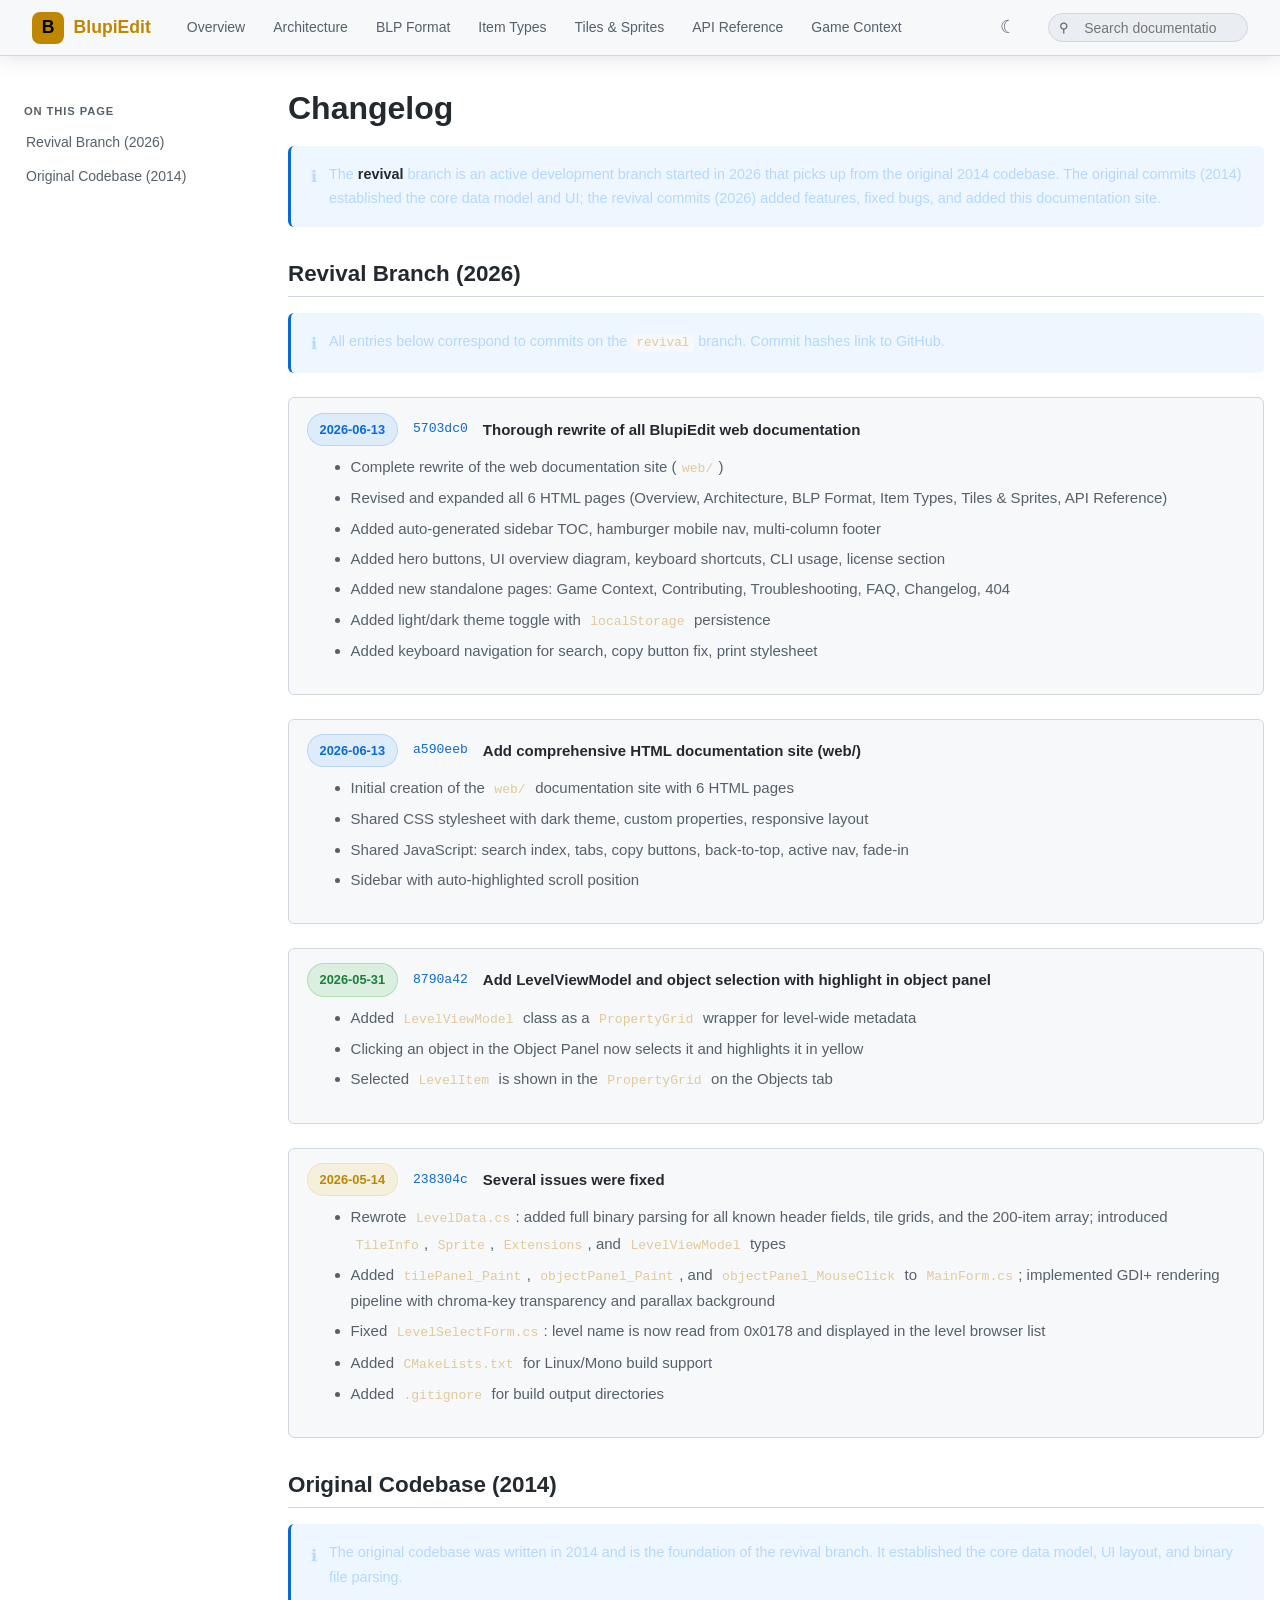
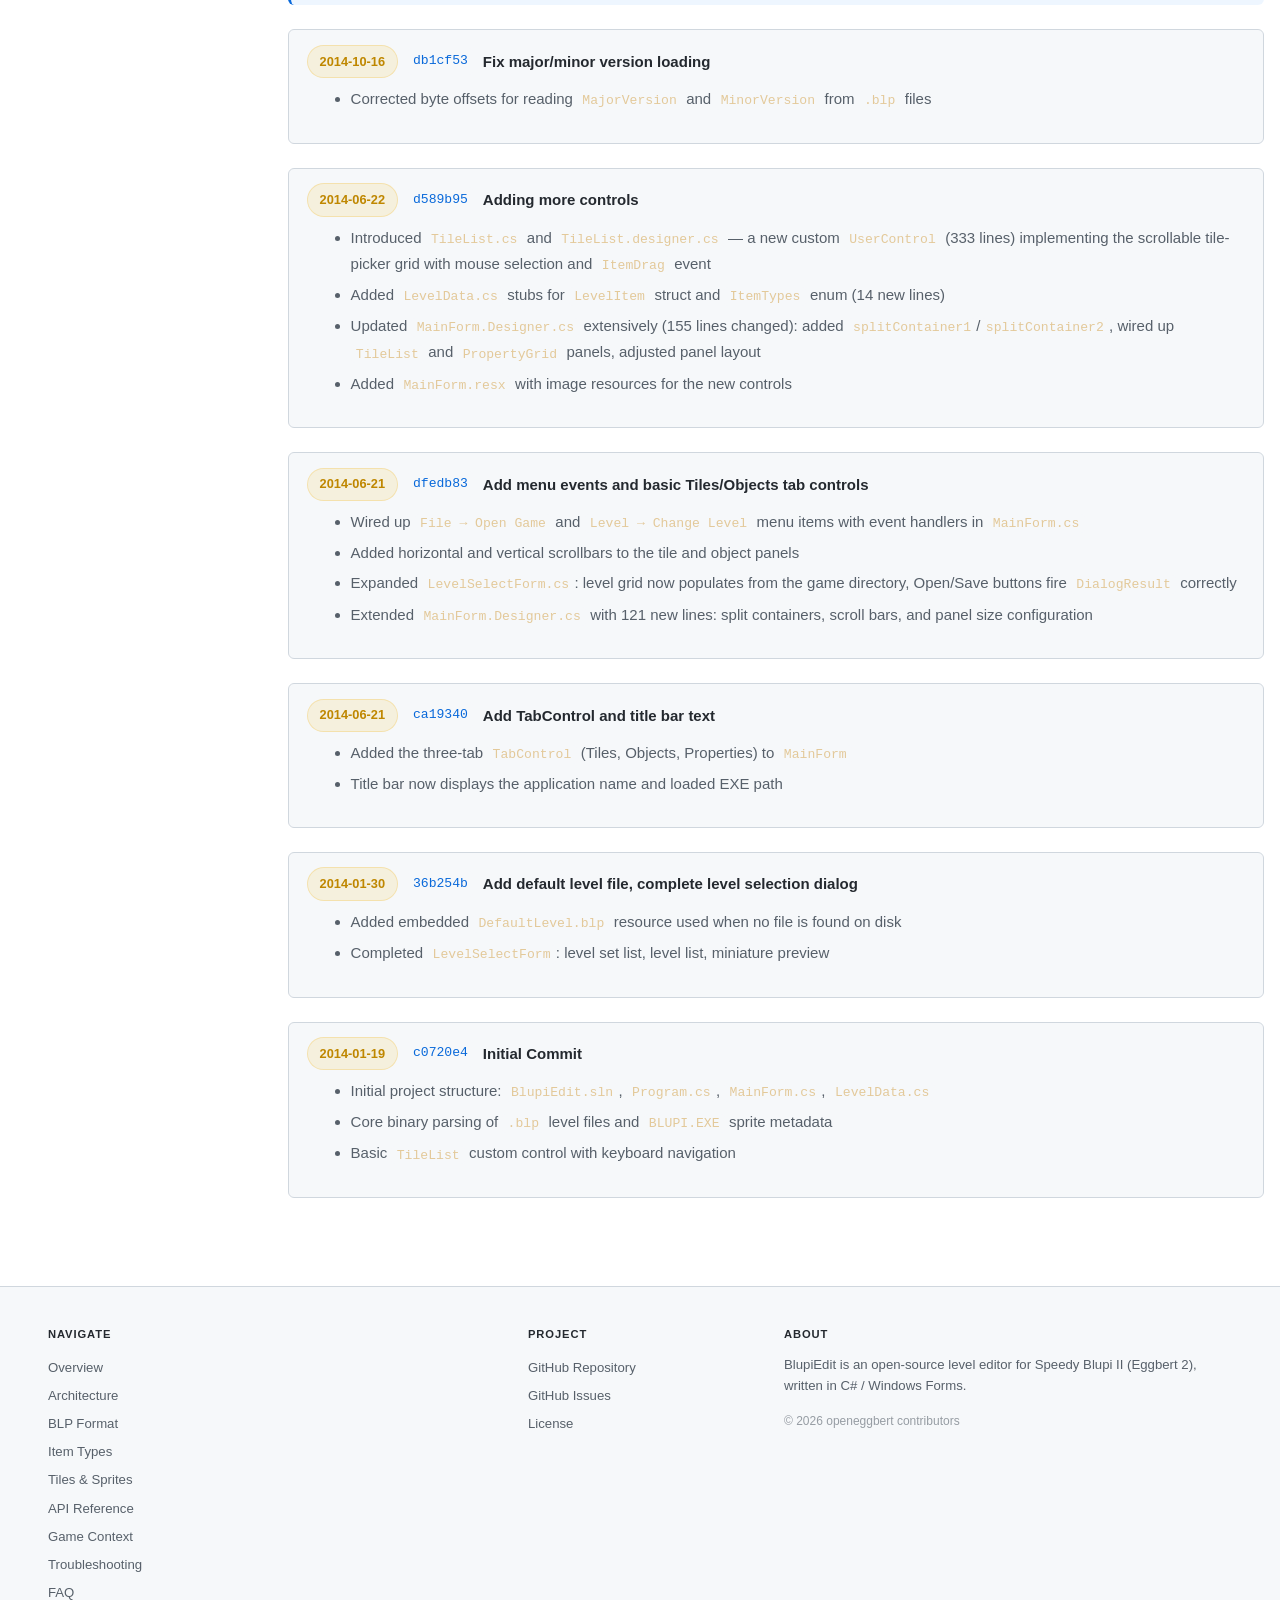
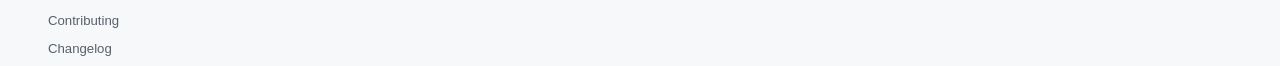
<file: web/changelog.html>
<!DOCTYPE html>
<html lang="en">
<head>
<meta charset="UTF-8">
<meta name="viewport" content="width=device-width, initial-scale=1.0">
<title>Changelog – BlupiEdit Documentation</title>
<link rel="stylesheet" href="css/style.css">
</head>
<body>

<header>
  <a class="logo" href="index.html"><div class="logo-icon">B</div>BlupiEdit</a>
  <nav>
    <a href="index.html">Overview</a>
    <a href="architecture.html">Architecture</a>
    <a href="file-format.html">BLP Format</a>
    <a href="items.html">Item Types</a>
    <a href="tiles.html">Tiles &amp; Sprites</a>
    <a href="classes.html">API Reference</a>
    <a href="game-context.html">Game Context</a>
  </nav>
  <button class="theme-toggle" id="theme-toggle" aria-label="Toggle theme">&#9728;</button>
  <button class="hamburger" id="hamburger" aria-label="Toggle navigation" aria-expanded="false">
    <span></span><span></span><span></span>
  </button>
  <div class="header-search">
    <span class="search-icon">&#9906;</span>
    <input id="search-input" type="search" placeholder="Search documentation…" autocomplete="off">
    <div id="search-results"></div>
  </div>
</header>

<div class="page-wrap">
<aside class="sidebar">
  <div class="sidebar-section">
    <h4>On this page</h4>
  </div>
</aside>

<main>
<h1>Changelog</h1>

<div class="callout callout-info">
  <span class="callout-icon">&#8505;</span>
  <p>The <strong>revival</strong> branch is an active development branch started in 2026 that picks up from the original 2014 codebase. The original commits (2014) established the core data model and UI; the revival commits (2026) added features, fixed bugs, and added this documentation site.</p>
</div>

<!-- ════════════════════════════════════════════════════ -->
<h2 id="revival-2026">Revival Branch (2026)</h2>

<div class="callout callout-info" style="margin-bottom:1.5rem;">
  <span class="callout-icon">&#8505;</span>
  <p>All entries below correspond to commits on the <code>revival</code> branch. Commit hashes link to GitHub.</p>
</div>

<!-- entry -->
<div class="prop-item" style="margin-bottom:1.5rem;">
  <div class="prop-header">
    <span class="badge badge-blue">2026-06-13</span>
    <code><a href="https://github.com/openeggbert/BlupiEdit/commit/5703dc0" style="color:var(--accent2);">5703dc0</a></code>
    <strong>Thorough rewrite of all BlupiEdit web documentation</strong>
  </div>
  <ul style="margin-top:.5rem; padding-left:1.25rem;">
    <li>Complete rewrite of the web documentation site (<code>web/</code>)</li>
    <li>Revised and expanded all 6 HTML pages (Overview, Architecture, BLP Format, Item Types, Tiles &amp; Sprites, API Reference)</li>
    <li>Added auto-generated sidebar TOC, hamburger mobile nav, multi-column footer</li>
    <li>Added hero buttons, UI overview diagram, keyboard shortcuts, CLI usage, license section</li>
    <li>Added new standalone pages: Game Context, Contributing, Troubleshooting, FAQ, Changelog, 404</li>
    <li>Added light/dark theme toggle with <code>localStorage</code> persistence</li>
    <li>Added keyboard navigation for search, copy button fix, print stylesheet</li>
  </ul>
</div>

<!-- entry -->
<div class="prop-item" style="margin-bottom:1.5rem;">
  <div class="prop-header">
    <span class="badge badge-blue">2026-06-13</span>
    <code><a href="https://github.com/openeggbert/BlupiEdit/commit/a590eeb" style="color:var(--accent2);">a590eeb</a></code>
    <strong>Add comprehensive HTML documentation site (web/)</strong>
  </div>
  <ul style="margin-top:.5rem; padding-left:1.25rem;">
    <li>Initial creation of the <code>web/</code> documentation site with 6 HTML pages</li>
    <li>Shared CSS stylesheet with dark theme, custom properties, responsive layout</li>
    <li>Shared JavaScript: search index, tabs, copy buttons, back-to-top, active nav, fade-in</li>
    <li>Sidebar with auto-highlighted scroll position</li>
  </ul>
</div>

<!-- entry -->
<div class="prop-item" style="margin-bottom:1.5rem;">
  <div class="prop-header">
    <span class="badge badge-green">2026-05-31</span>
    <code><a href="https://github.com/openeggbert/BlupiEdit/commit/8790a42" style="color:var(--accent2);">8790a42</a></code>
    <strong>Add LevelViewModel and object selection with highlight in object panel</strong>
  </div>
  <ul style="margin-top:.5rem; padding-left:1.25rem;">
    <li>Added <code>LevelViewModel</code> class as a <code>PropertyGrid</code> wrapper for level-wide metadata</li>
    <li>Clicking an object in the Object Panel now selects it and highlights it in yellow</li>
    <li>Selected <code>LevelItem</code> is shown in the <code>PropertyGrid</code> on the Objects tab</li>
  </ul>
</div>

<!-- entry -->
<div class="prop-item" style="margin-bottom:1.5rem;">
  <div class="prop-header">
    <span class="badge badge-yellow">2026-05-14</span>
    <code><a href="https://github.com/openeggbert/BlupiEdit/commit/238304c" style="color:var(--accent2);">238304c</a></code>
    <strong>Several issues were fixed</strong>
  </div>
  <ul style="margin-top:.5rem; padding-left:1.25rem;">
    <li>Rewrote <code>LevelData.cs</code>: added full binary parsing for all known header fields, tile grids, and the 200-item array; introduced <code>TileInfo</code>, <code>Sprite</code>, <code>Extensions</code>, and <code>LevelViewModel</code> types</li>
    <li>Added <code>tilePanel_Paint</code>, <code>objectPanel_Paint</code>, and <code>objectPanel_MouseClick</code> to <code>MainForm.cs</code>; implemented GDI+ rendering pipeline with chroma-key transparency and parallax background</li>
    <li>Fixed <code>LevelSelectForm.cs</code>: level name is now read from 0x0178 and displayed in the level browser list</li>
    <li>Added <code>CMakeLists.txt</code> for Linux/Mono build support</li>
    <li>Added <code>.gitignore</code> for build output directories</li>
  </ul>
</div>

<!-- ════════════════════════════════════════════════════ -->
<h2 id="original-2014">Original Codebase (2014)</h2>

<div class="callout callout-info" style="margin-bottom:1.5rem;">
  <span class="callout-icon">&#8505;</span>
  <p>The original codebase was written in 2014 and is the foundation of the revival branch. It established the core data model, UI layout, and binary file parsing.</p>
</div>

<!-- entry -->
<div class="prop-item" style="margin-bottom:1.5rem;">
  <div class="prop-header">
    <span class="badge badge-yellow">2014-10-16</span>
    <code><a href="https://github.com/openeggbert/BlupiEdit/commit/db1cf53" style="color:var(--accent2);">db1cf53</a></code>
    <strong>Fix major/minor version loading</strong>
  </div>
  <ul style="margin-top:.5rem; padding-left:1.25rem;">
    <li>Corrected byte offsets for reading <code>MajorVersion</code> and <code>MinorVersion</code> from <code>.blp</code> files</li>
  </ul>
</div>

<!-- entry -->
<div class="prop-item" style="margin-bottom:1.5rem;">
  <div class="prop-header">
    <span class="badge badge-yellow">2014-06-22</span>
    <code><a href="https://github.com/openeggbert/BlupiEdit/commit/d589b95" style="color:var(--accent2);">d589b95</a></code>
    <strong>Adding more controls</strong>
  </div>
  <ul style="margin-top:.5rem; padding-left:1.25rem;">
    <li>Introduced <code>TileList.cs</code> and <code>TileList.designer.cs</code> — a new custom <code>UserControl</code> (333 lines) implementing the scrollable tile-picker grid with mouse selection and <code>ItemDrag</code> event</li>
    <li>Added <code>LevelData.cs</code> stubs for <code>LevelItem</code> struct and <code>ItemTypes</code> enum (14 new lines)</li>
    <li>Updated <code>MainForm.Designer.cs</code> extensively (155 lines changed): added <code>splitContainer1</code>/<code>splitContainer2</code>, wired up <code>TileList</code> and <code>PropertyGrid</code> panels, adjusted panel layout</li>
    <li>Added <code>MainForm.resx</code> with image resources for the new controls</li>
  </ul>
</div>

<!-- entry -->
<div class="prop-item" style="margin-bottom:1.5rem;">
  <div class="prop-header">
    <span class="badge badge-yellow">2014-06-21</span>
    <code><a href="https://github.com/openeggbert/BlupiEdit/commit/dfedb83" style="color:var(--accent2);">dfedb83</a></code>
    <strong>Add menu events and basic Tiles/Objects tab controls</strong>
  </div>
  <ul style="margin-top:.5rem; padding-left:1.25rem;">
    <li>Wired up <code>File → Open Game</code> and <code>Level → Change Level</code> menu items with event handlers in <code>MainForm.cs</code></li>
    <li>Added horizontal and vertical scrollbars to the tile and object panels</li>
    <li>Expanded <code>LevelSelectForm.cs</code>: level grid now populates from the game directory, Open/Save buttons fire <code>DialogResult</code> correctly</li>
    <li>Extended <code>MainForm.Designer.cs</code> with 121 new lines: split containers, scroll bars, and panel size configuration</li>
  </ul>
</div>

<!-- entry -->
<div class="prop-item" style="margin-bottom:1.5rem;">
  <div class="prop-header">
    <span class="badge badge-yellow">2014-06-21</span>
    <code><a href="https://github.com/openeggbert/BlupiEdit/commit/ca19340" style="color:var(--accent2);">ca19340</a></code>
    <strong>Add TabControl and title bar text</strong>
  </div>
  <ul style="margin-top:.5rem; padding-left:1.25rem;">
    <li>Added the three-tab <code>TabControl</code> (Tiles, Objects, Properties) to <code>MainForm</code></li>
    <li>Title bar now displays the application name and loaded EXE path</li>
  </ul>
</div>

<!-- entry -->
<div class="prop-item" style="margin-bottom:1.5rem;">
  <div class="prop-header">
    <span class="badge badge-yellow">2014-01-30</span>
    <code><a href="https://github.com/openeggbert/BlupiEdit/commit/36b254b" style="color:var(--accent2);">36b254b</a></code>
    <strong>Add default level file, complete level selection dialog</strong>
  </div>
  <ul style="margin-top:.5rem; padding-left:1.25rem;">
    <li>Added embedded <code>DefaultLevel.blp</code> resource used when no file is found on disk</li>
    <li>Completed <code>LevelSelectForm</code>: level set list, level list, miniature preview</li>
  </ul>
</div>

<!-- entry -->
<div class="prop-item" style="margin-bottom:1.5rem;">
  <div class="prop-header">
    <span class="badge badge-yellow">2014-01-19</span>
    <code><a href="https://github.com/openeggbert/BlupiEdit/commit/c0720e4" style="color:var(--accent2);">c0720e4</a></code>
    <strong>Initial Commit</strong>
  </div>
  <ul style="margin-top:.5rem; padding-left:1.25rem;">
    <li>Initial project structure: <code>BlupiEdit.sln</code>, <code>Program.cs</code>, <code>MainForm.cs</code>, <code>LevelData.cs</code></li>
    <li>Core binary parsing of <code>.blp</code> level files and <code>BLUPI.EXE</code> sprite metadata</li>
    <li>Basic <code>TileList</code> custom control with keyboard navigation</li>
  </ul>
</div>

</main>
</div>

<footer>
  <div class="footer-grid">
    <div class="footer-col">
      <h5>Navigate</h5>
      <a href="index.html">Overview</a>
      <a href="architecture.html">Architecture</a>
      <a href="file-format.html">BLP Format</a>
      <a href="items.html">Item Types</a>
      <a href="tiles.html">Tiles &amp; Sprites</a>
      <a href="classes.html">API Reference</a>
      <a href="game-context.html">Game Context</a>
      <a href="troubleshooting.html">Troubleshooting</a>
      <a href="faq.html">FAQ</a>
      <a href="contributing.html">Contributing</a>
      <a href="changelog.html">Changelog</a>
    </div>
    <div class="footer-col">
      <h5>Project</h5>
      <a href="https://github.com/openeggbert/BlupiEdit">GitHub Repository</a>
      <a href="https://github.com/openeggbert/BlupiEdit/issues">GitHub Issues</a>
      <a href="https://github.com/openeggbert/BlupiEdit/blob/master/LICENSE">License</a>
    </div>
    <div class="footer-col">
      <h5>About</h5>
      <p>BlupiEdit is an open-source level editor for Speedy Blupi&nbsp;II (Eggbert&nbsp;2), written in C# / Windows Forms.</p>
      <p class="footer-copy">&copy; 2026 openeggbert contributors</p>
    </div>
  </div>
</footer>
<button id="back-top" title="Back to top">&#8679;</button>
<script src="js/main.js"></script>
</body>
</html>
</file>
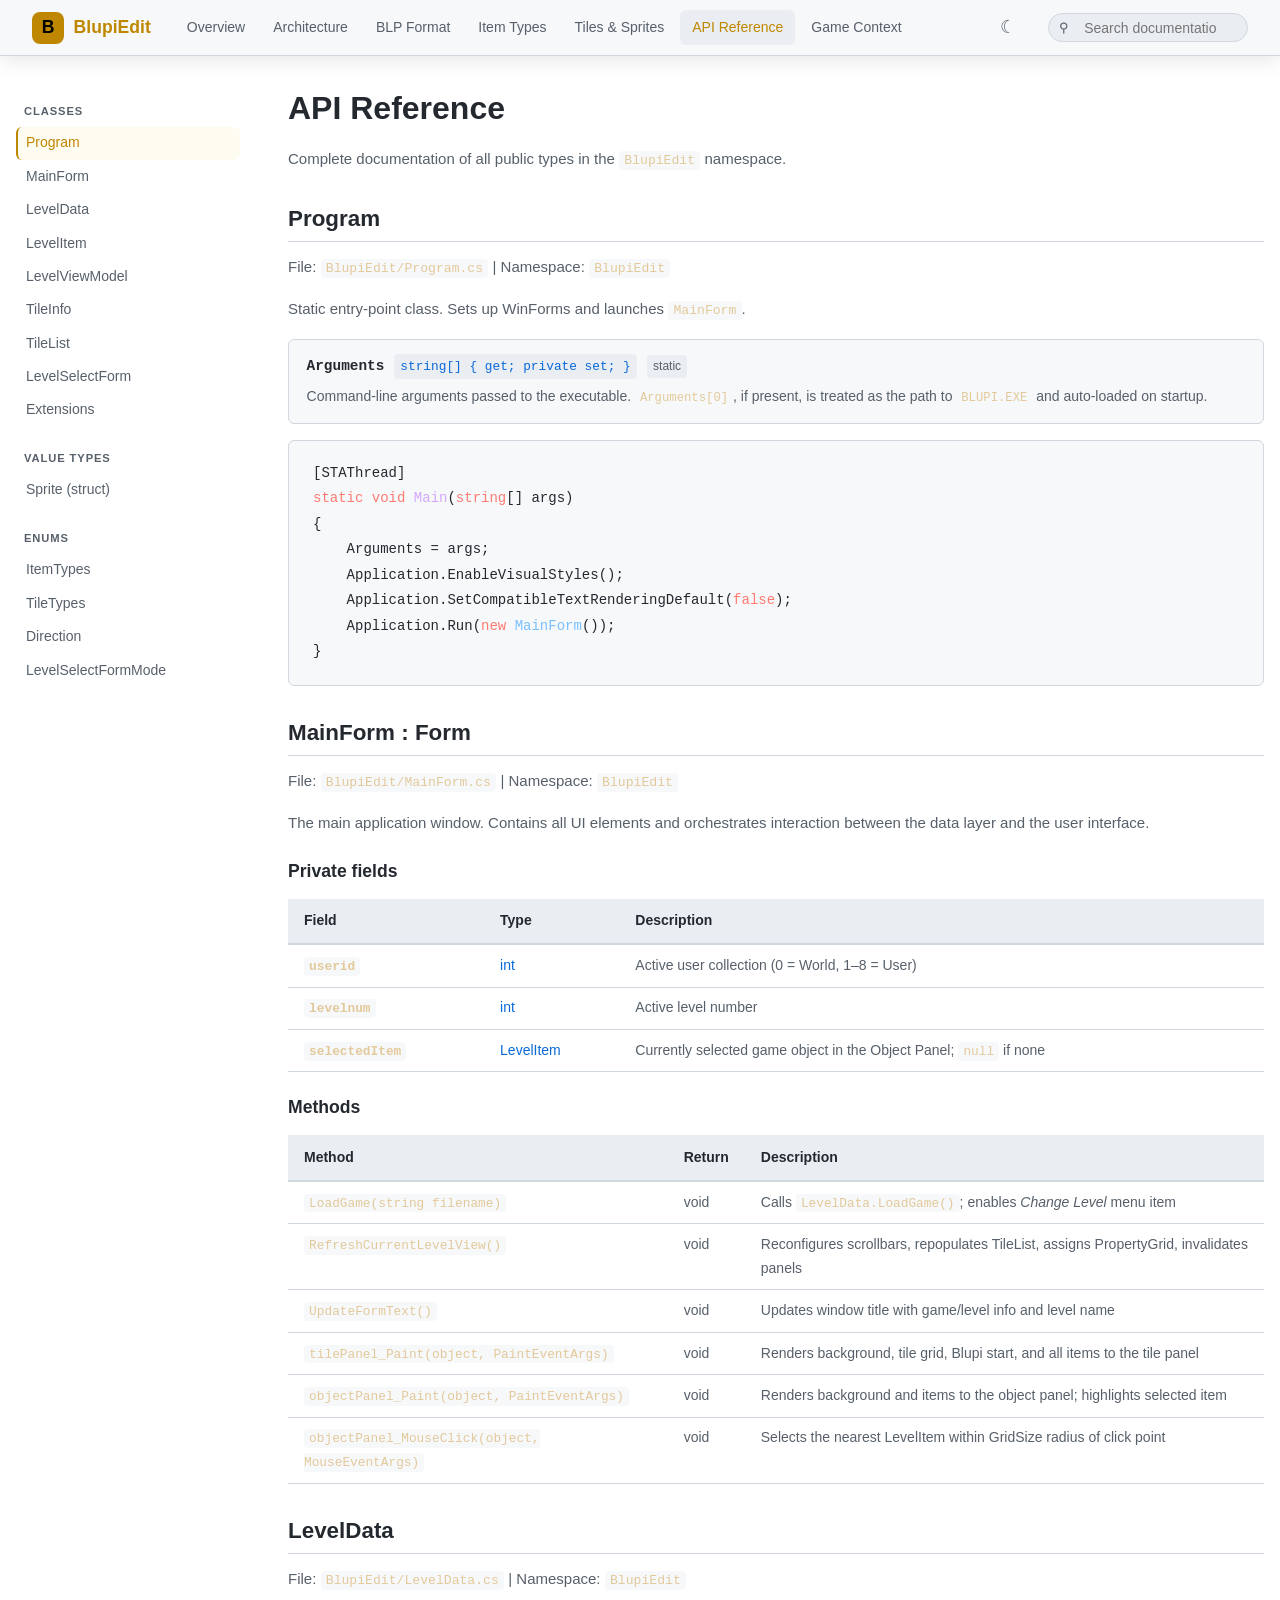
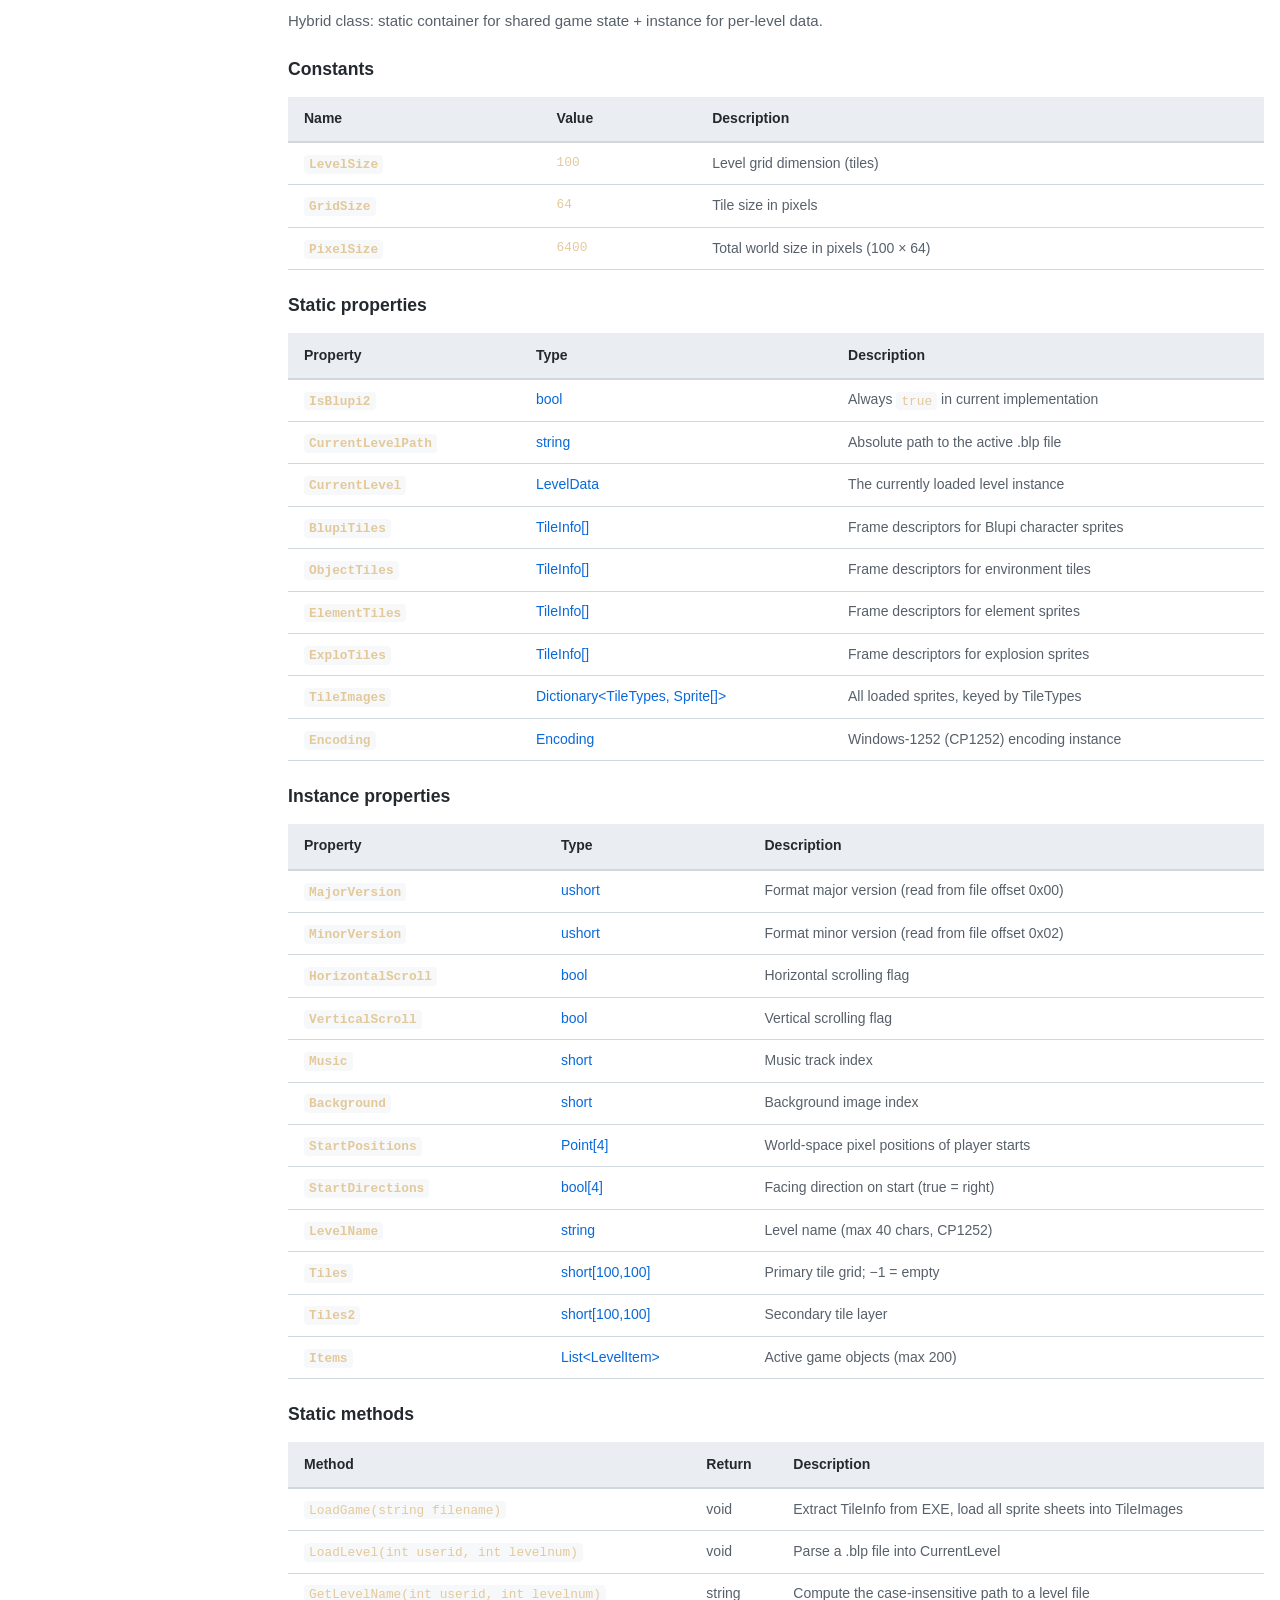
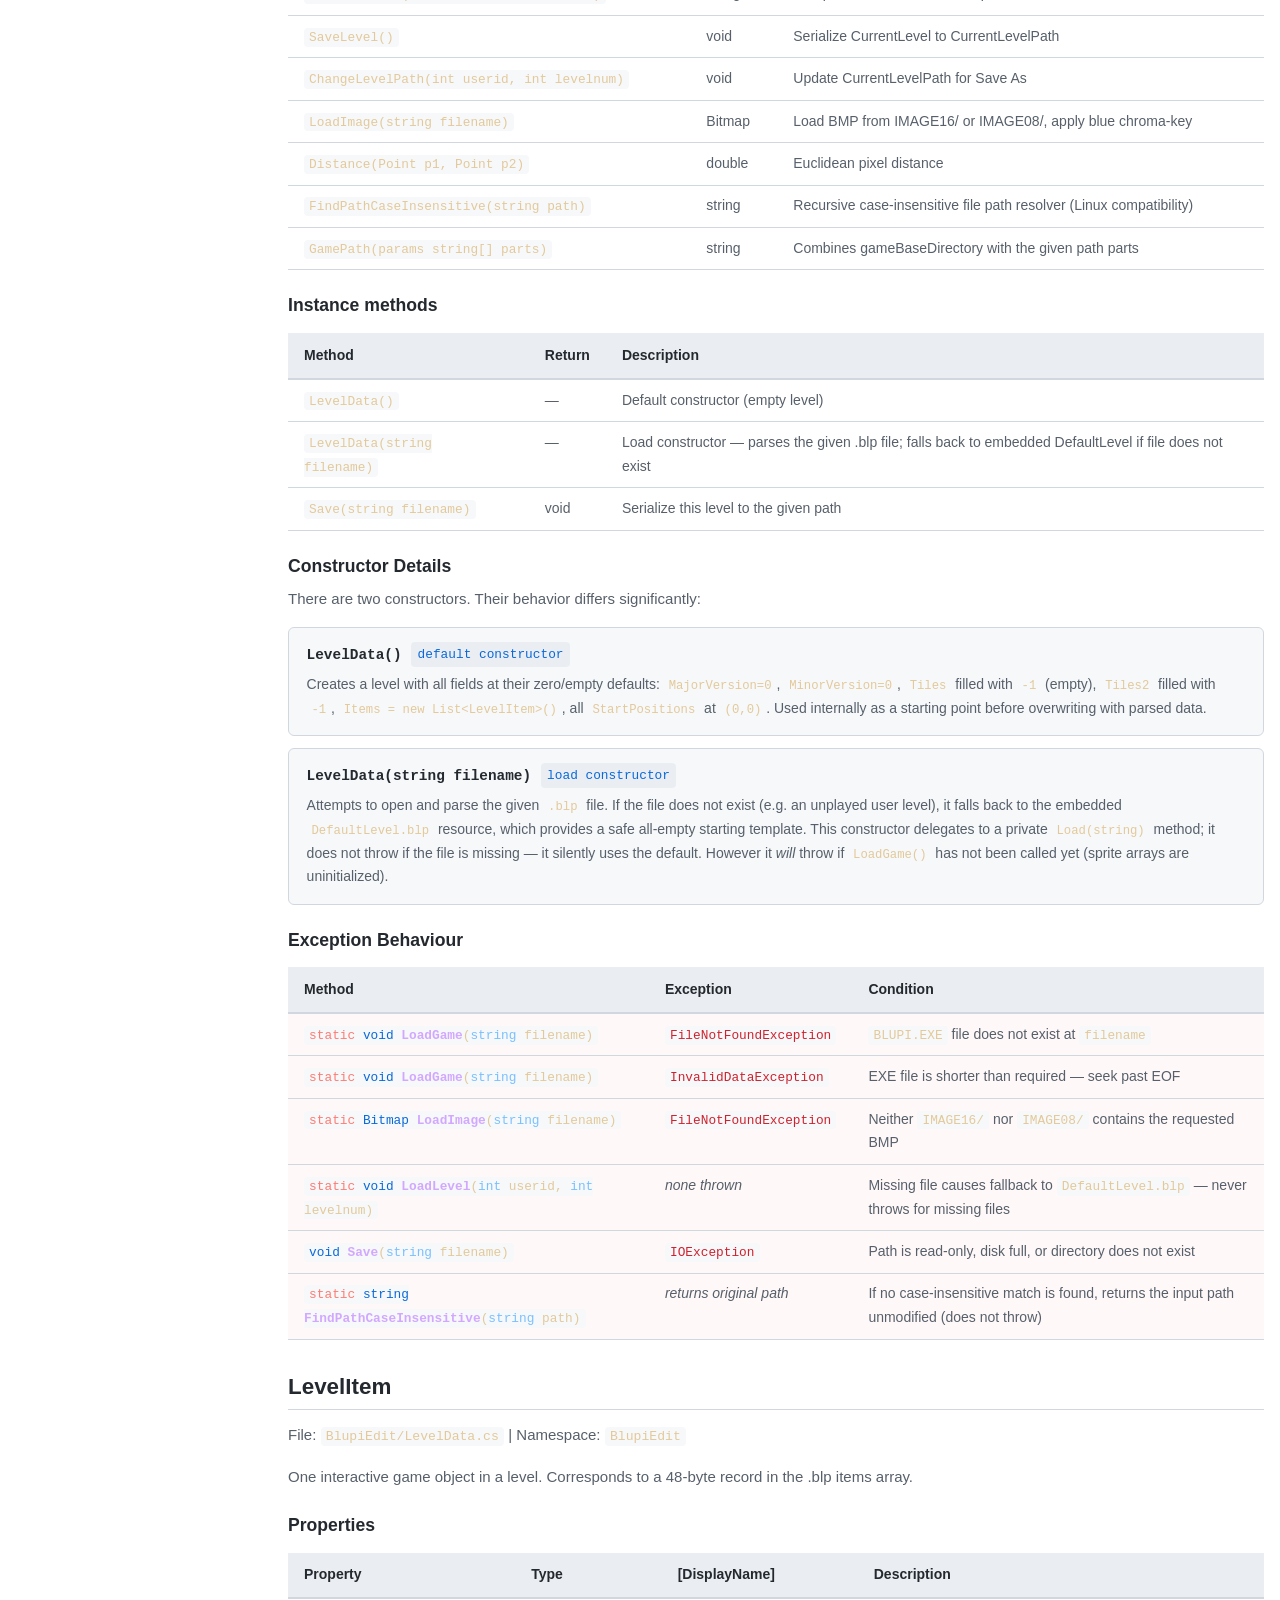
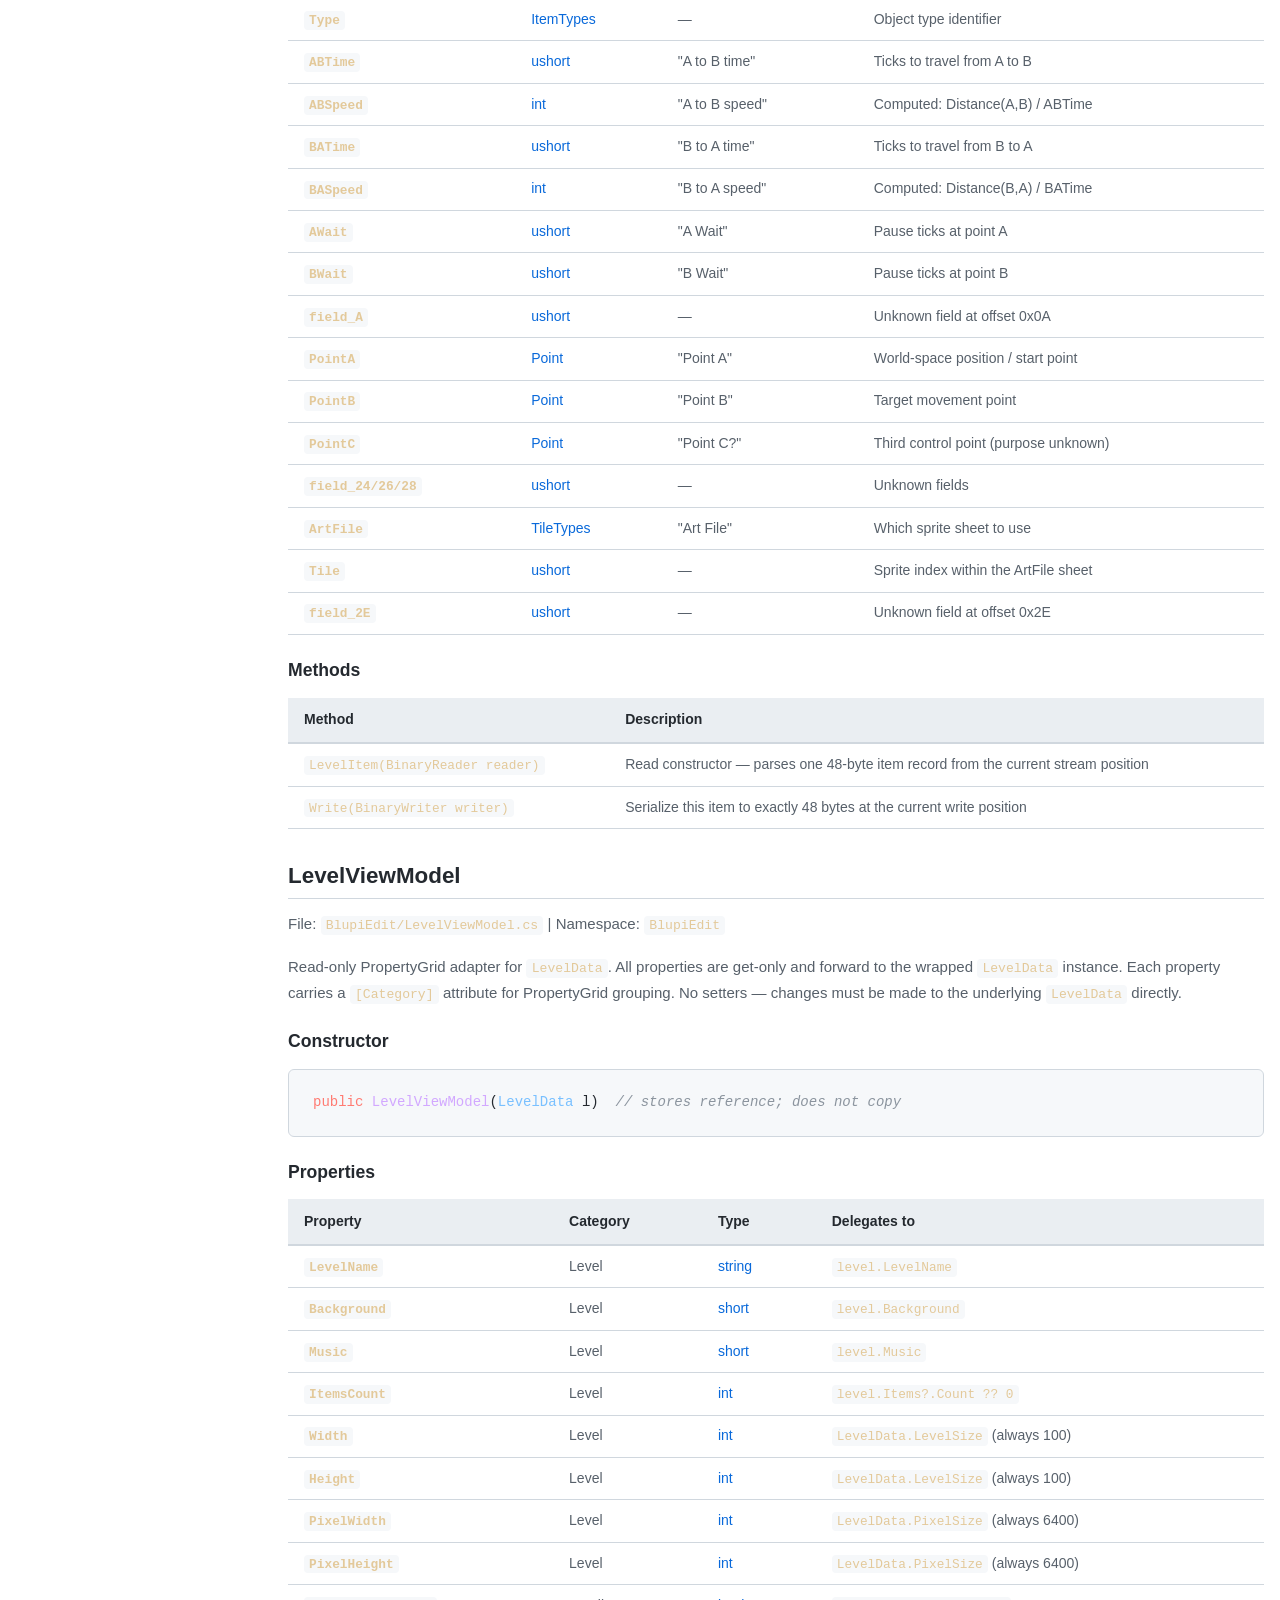
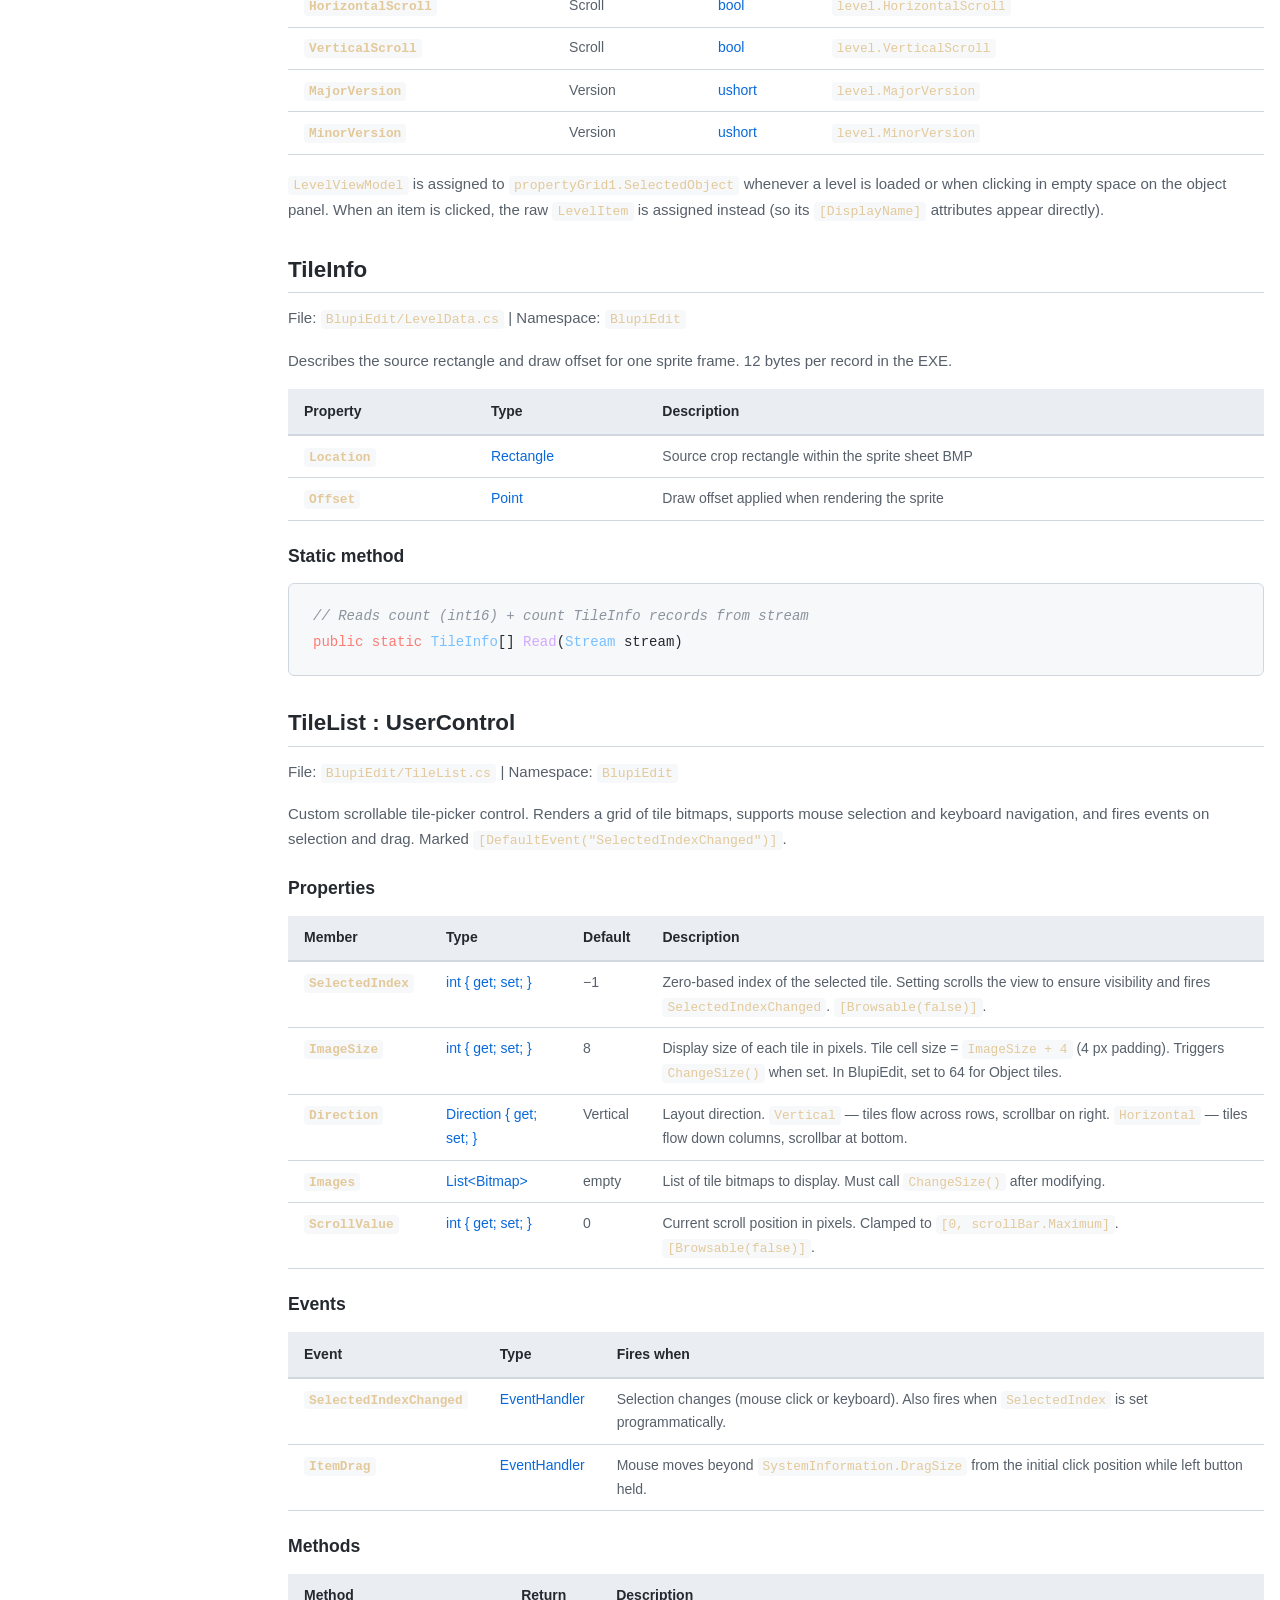
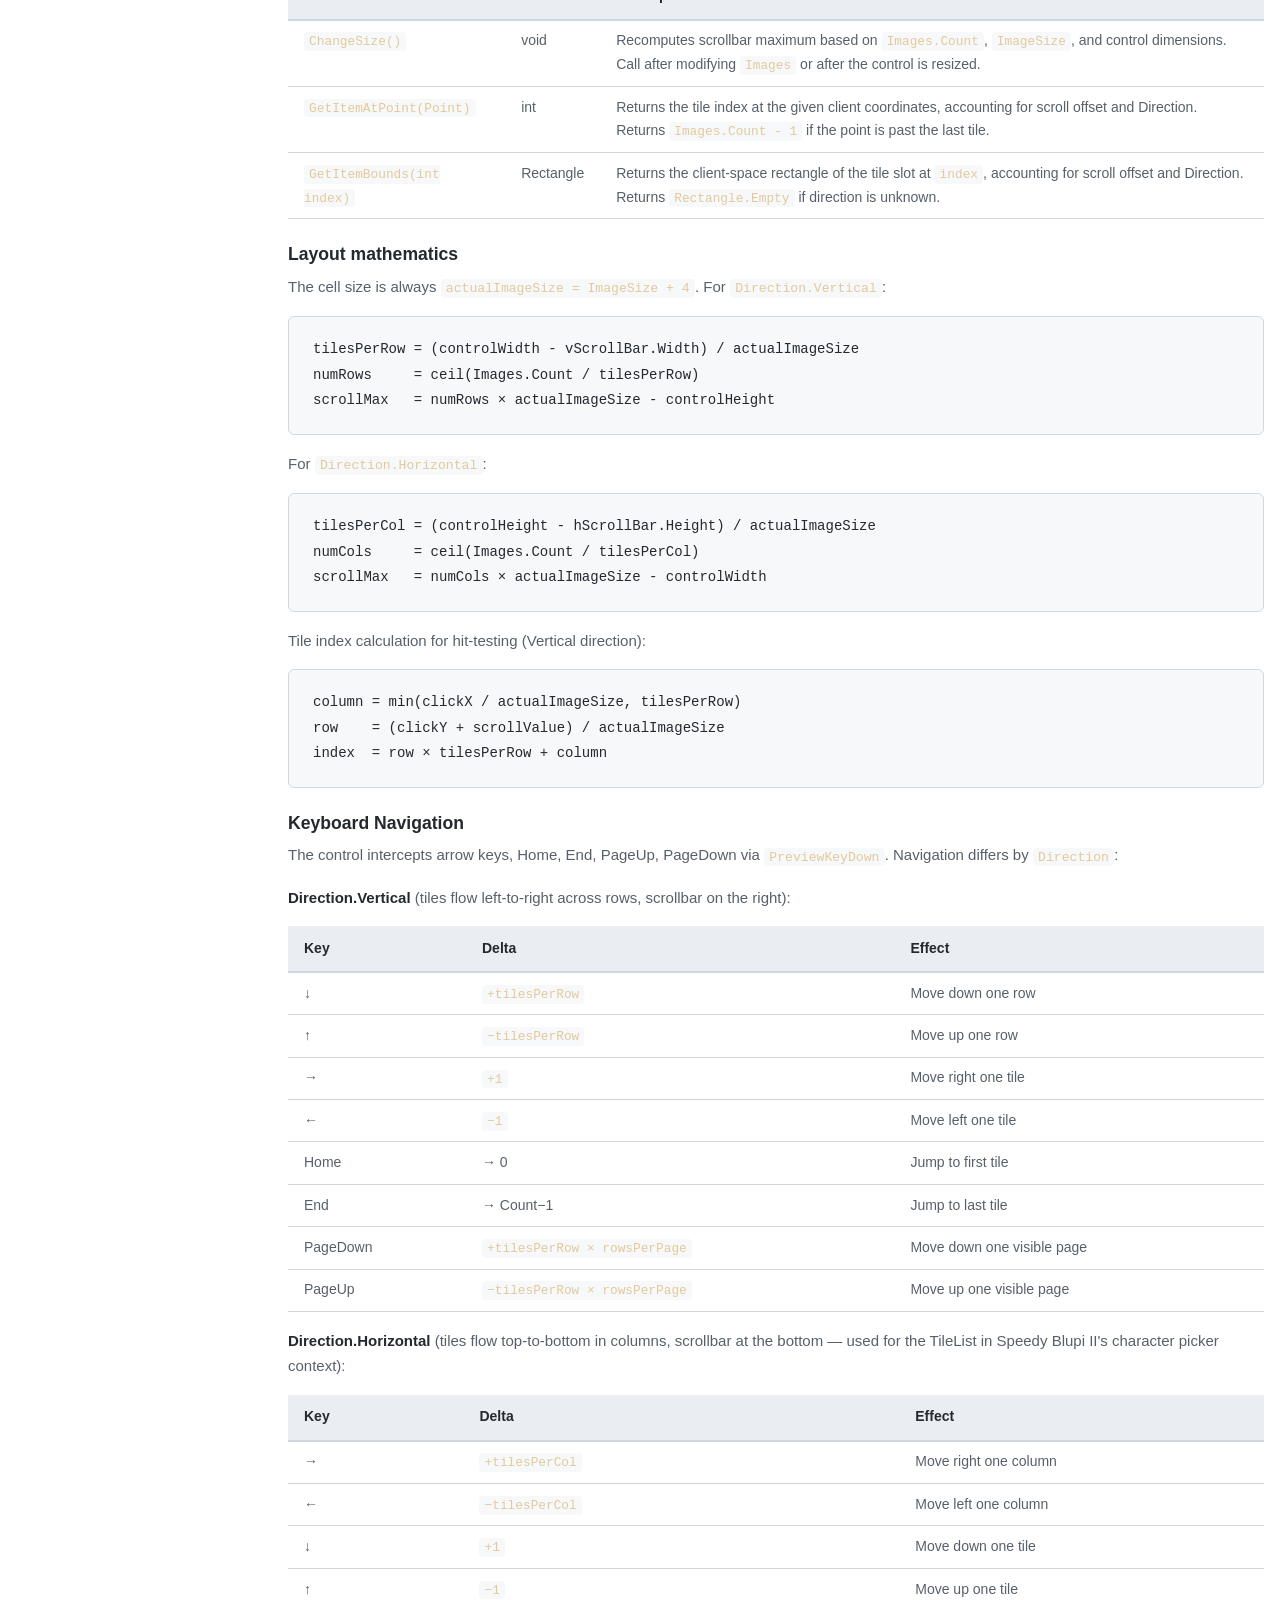
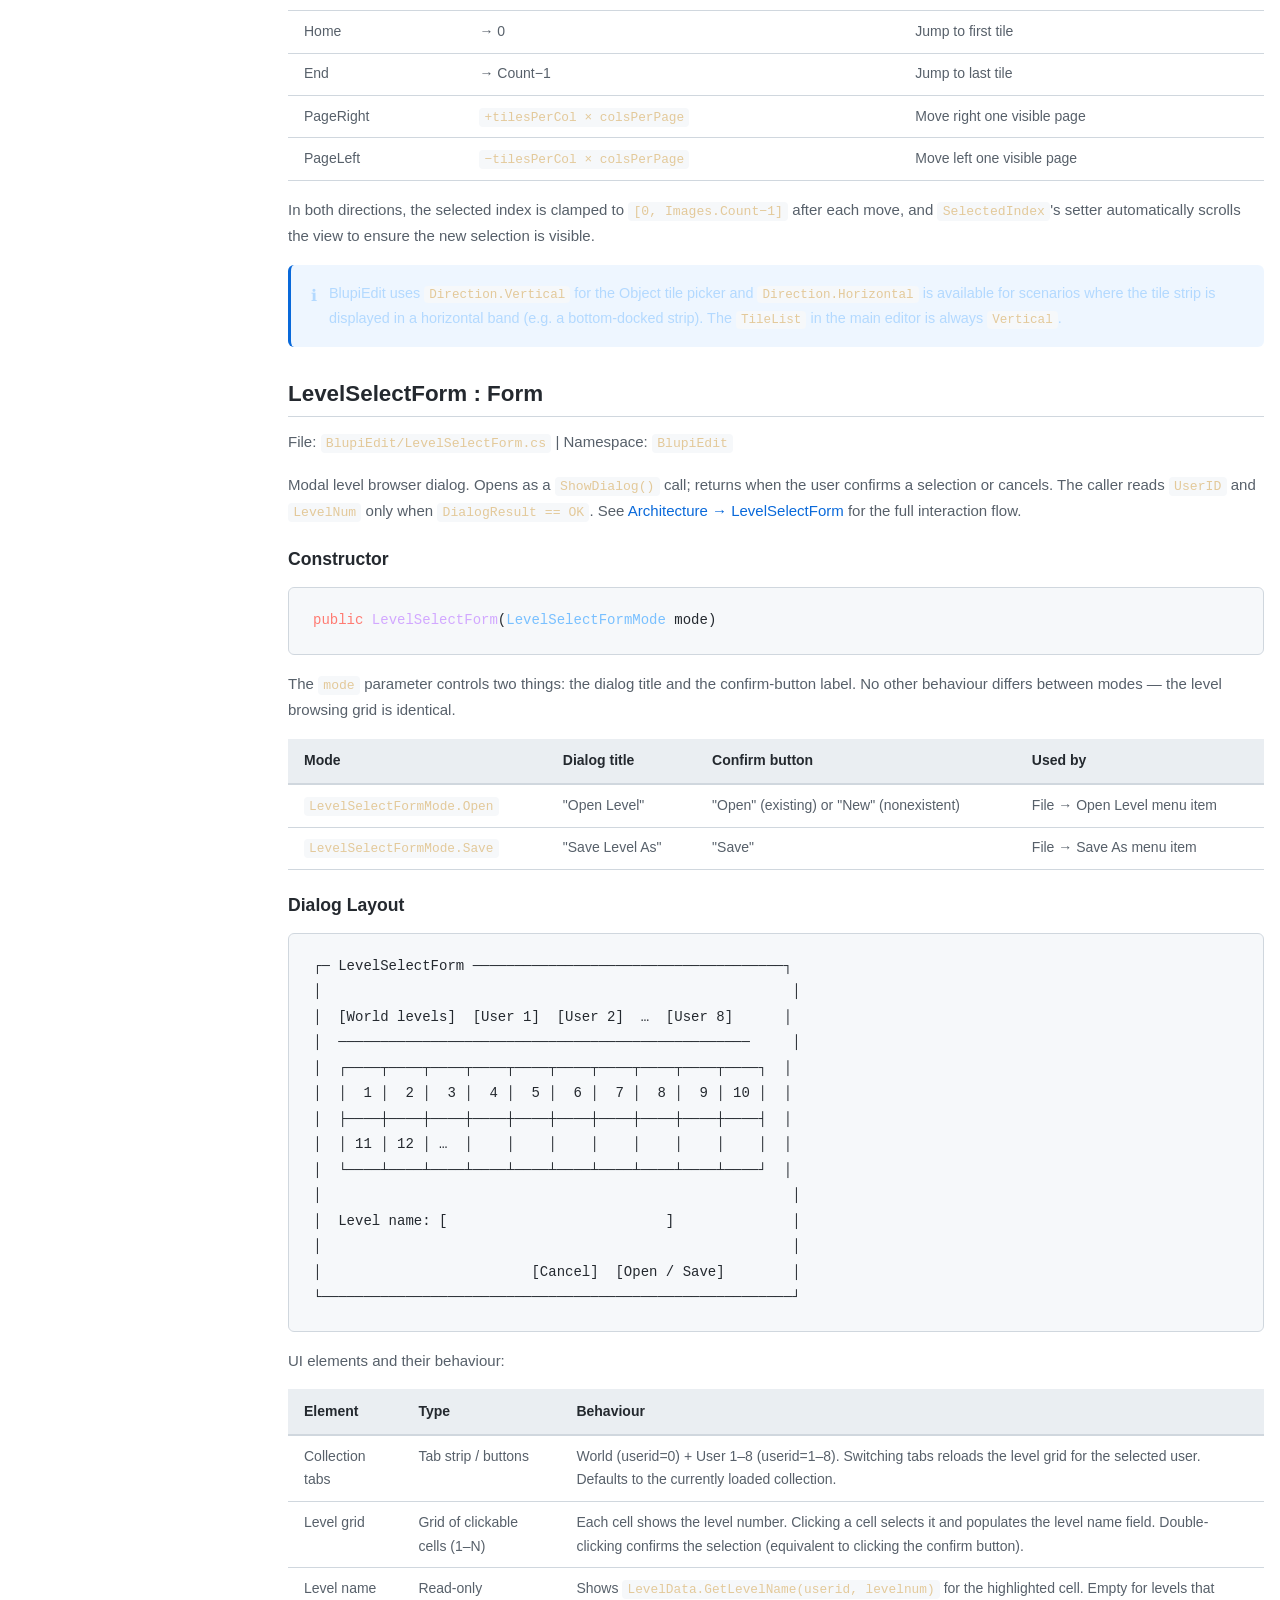
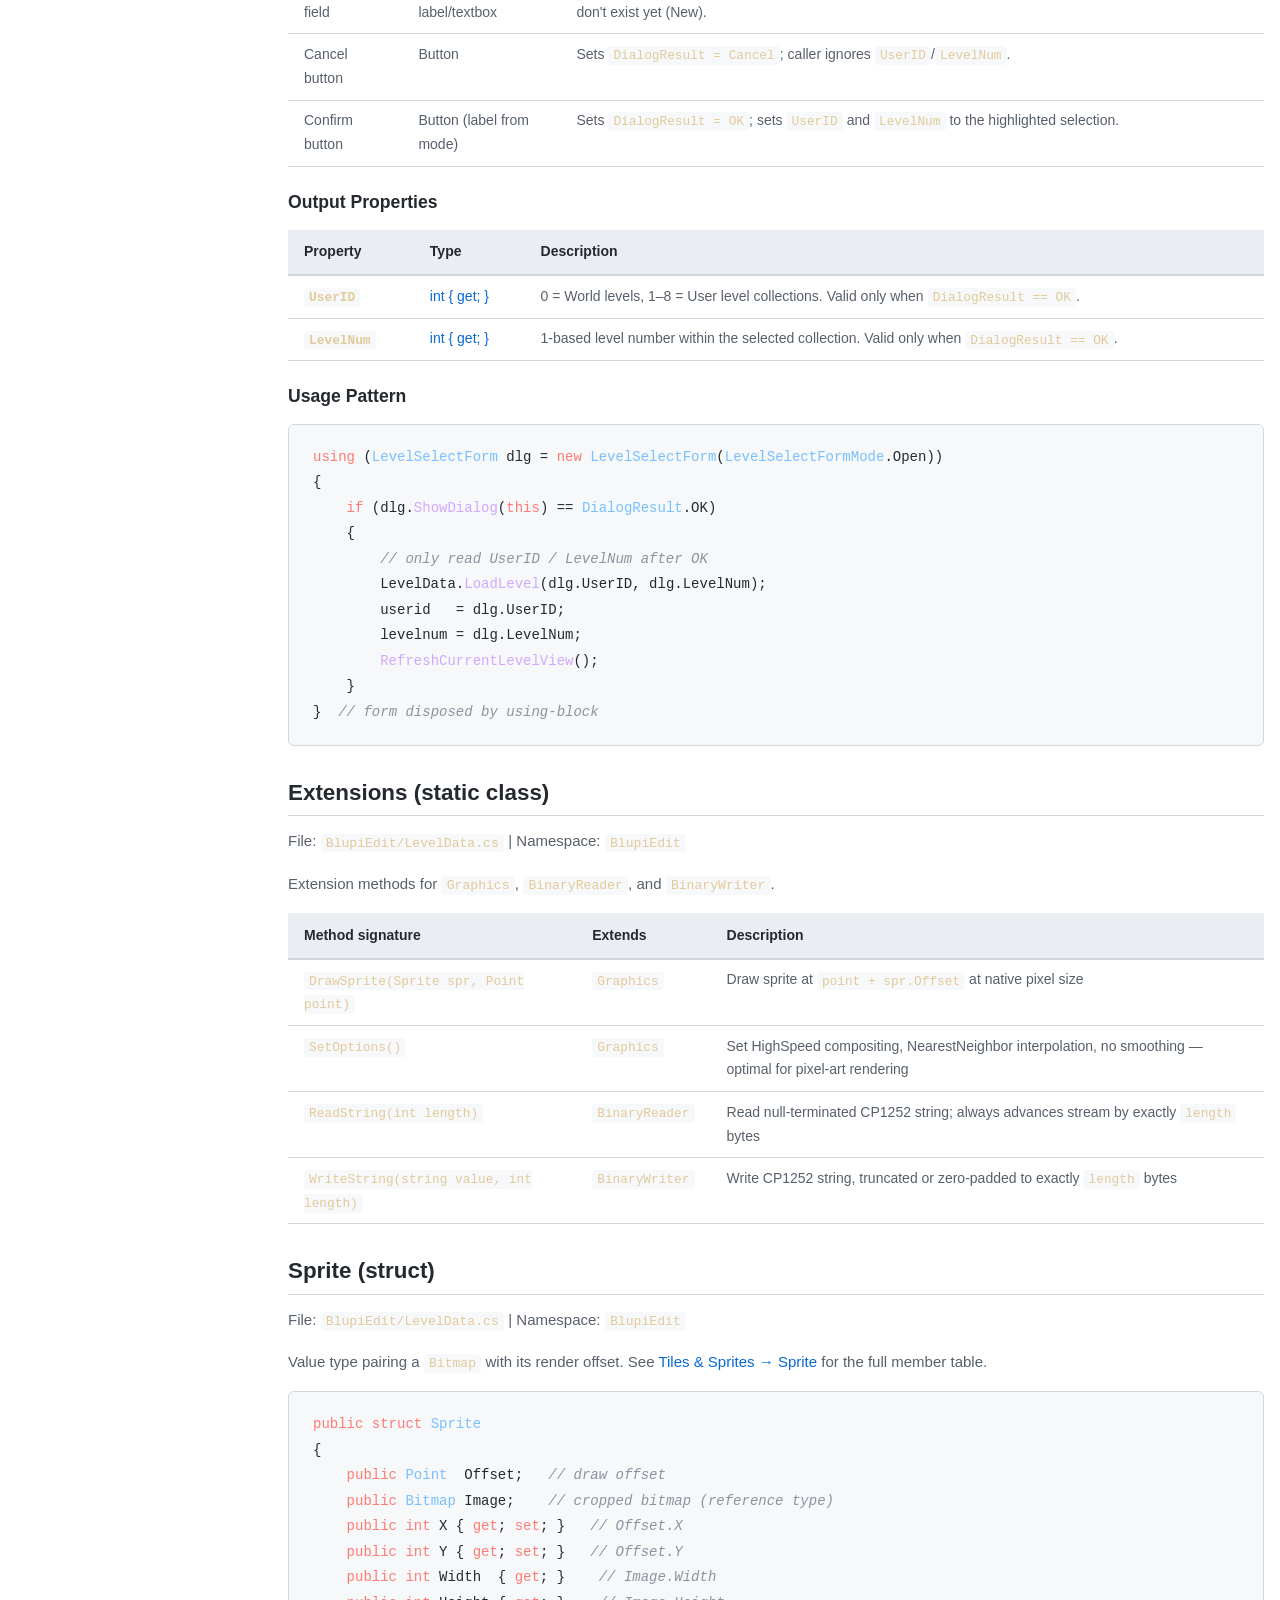
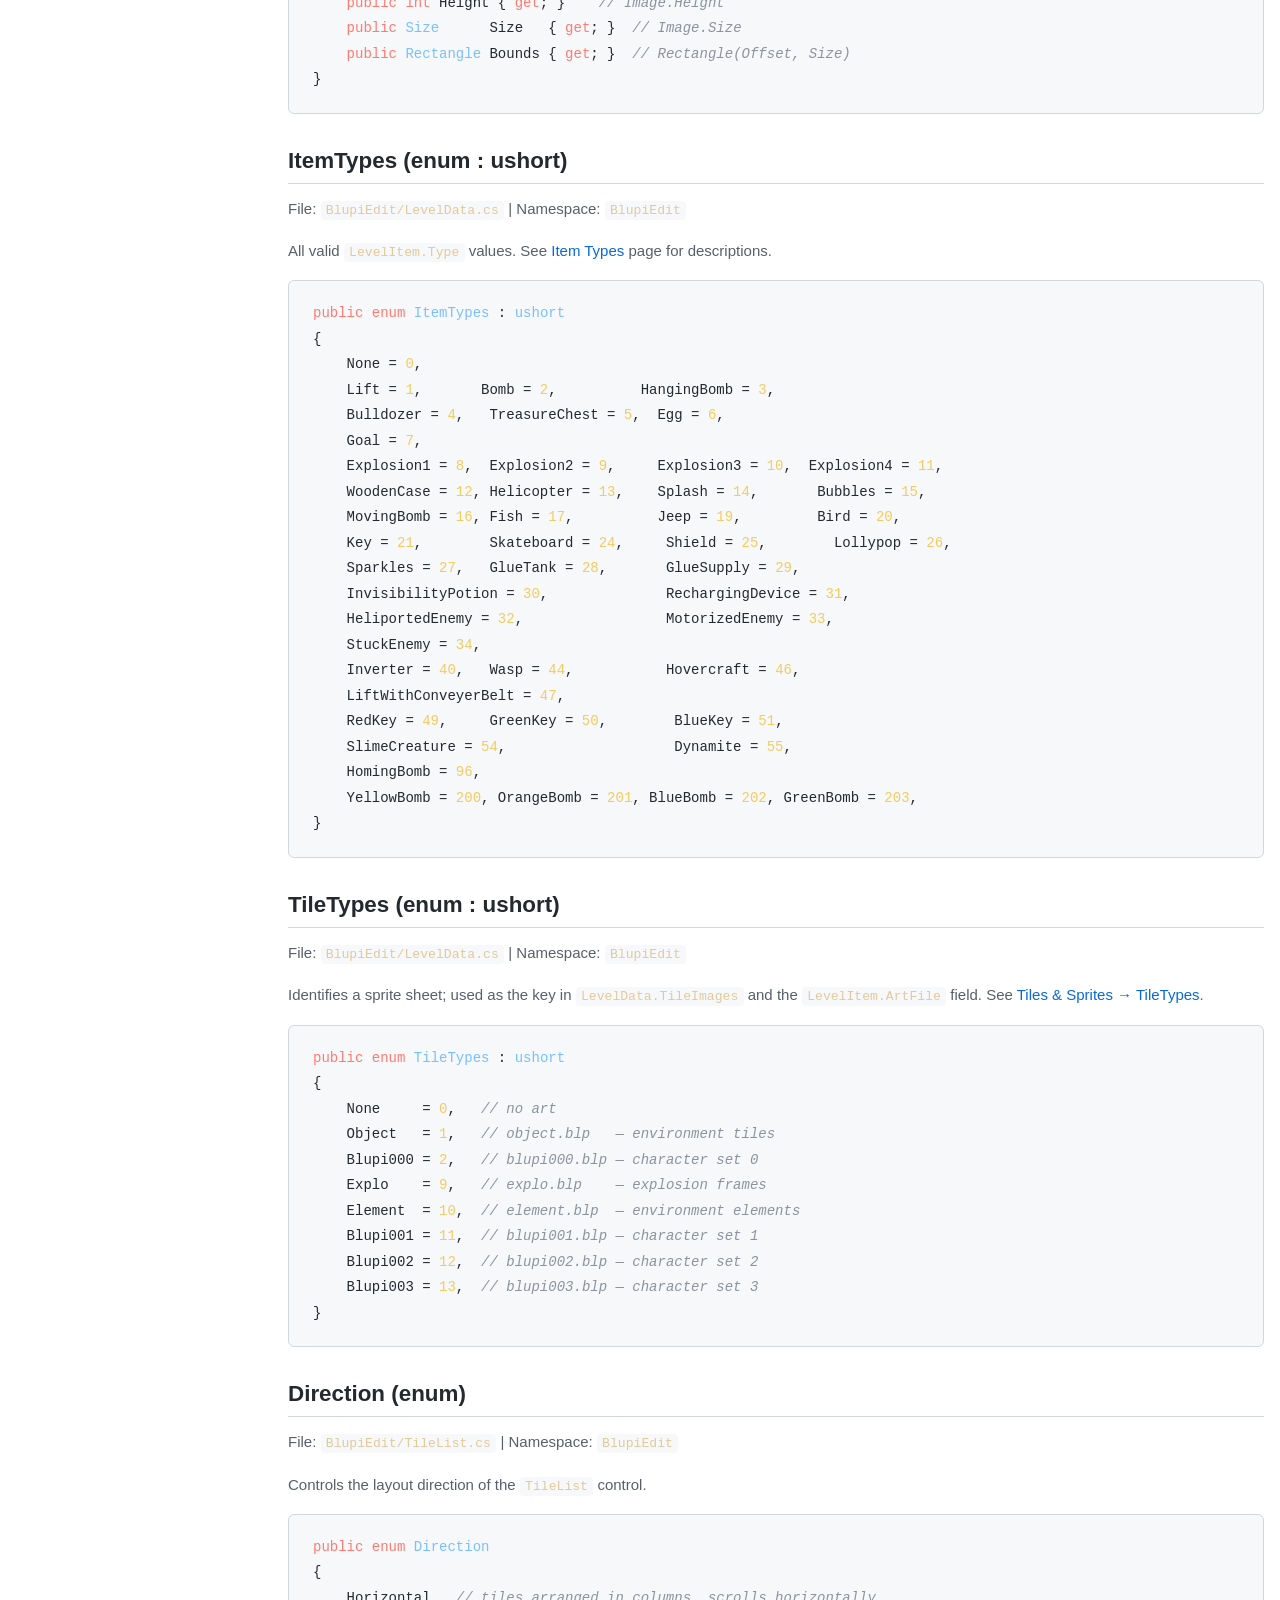
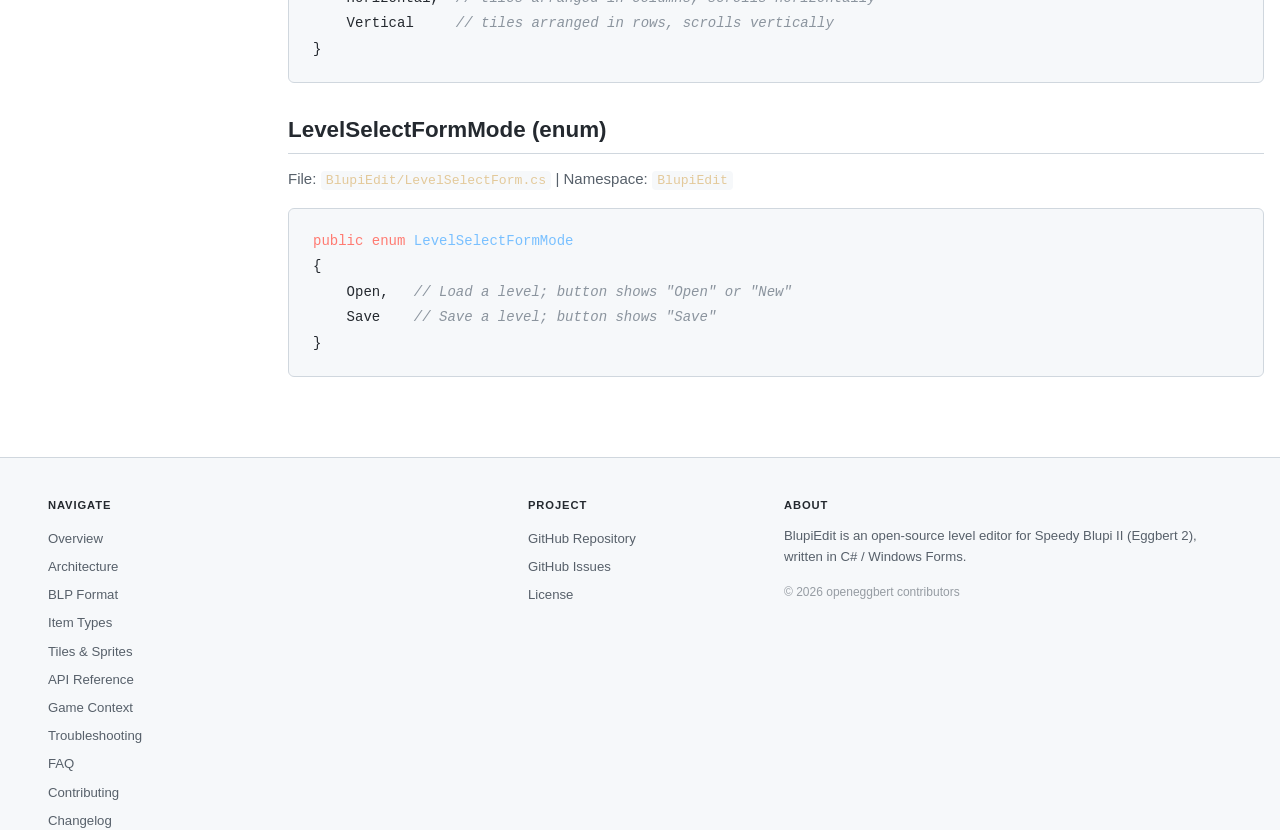
<file: web/classes.html>
<!DOCTYPE html>
<html lang="en">
<head>
<meta charset="UTF-8">
<meta name="viewport" content="width=device-width, initial-scale=1.0">
<title>API Reference – BlupiEdit Documentation</title>
<link rel="stylesheet" href="css/style.css">
</head>
<body>

<header>
  <a class="logo" href="index.html">
    <div class="logo-icon">B</div>
    BlupiEdit
  </a>
  <nav>
    <a href="index.html">Overview</a>
    <a href="architecture.html">Architecture</a>
    <a href="file-format.html">BLP Format</a>
    <a href="items.html">Item Types</a>
    <a href="tiles.html">Tiles &amp; Sprites</a>
    <a href="classes.html" class="active">API Reference</a>
    <a href="game-context.html">Game Context</a>
  </nav>
  <button class="theme-toggle" id="theme-toggle" aria-label="Toggle theme">&#9728;</button>
  <button class="hamburger" id="hamburger" aria-label="Toggle navigation" aria-expanded="false">
    <span></span><span></span><span></span>
  </button>
  <div class="header-search">
    <span class="search-icon">&#9906;</span>
    <input id="search-input" type="search" placeholder="Search documentation…" autocomplete="off">
    <div id="search-results"></div>
  </div>
</header>

<div class="page-wrap">
  <aside class="sidebar">
    <div class="sidebar-section">
      <h4>Classes</h4>
      <a href="#program">Program</a>
      <a href="#mainform">MainForm</a>
      <a href="#leveldata">LevelData</a>
      <a href="#levelitem">LevelItem</a>
      <a href="#levelviewmodel">LevelViewModel</a>
      <a href="#tileinfo">TileInfo</a>
      <a href="#tilelist">TileList</a>
      <a href="#levelselectform">LevelSelectForm</a>
      <a href="#extensions">Extensions</a>
    </div>
    <div class="sidebar-section">
      <h4>Value Types</h4>
      <a href="#sprite">Sprite (struct)</a>
    </div>
    <div class="sidebar-section">
      <h4>Enums</h4>
      <a href="#itemtypes">ItemTypes</a>
      <a href="#tiletypes">TileTypes</a>
      <a href="#direction">Direction</a>
      <a href="#levelselectformmode">LevelSelectFormMode</a>
    </div>
  </aside>

  <main>
    <h1>API Reference</h1>
    <p>Complete documentation of all public types in the <code>BlupiEdit</code> namespace.</p>

    <!-- ═══════════════════════════════════ -->
    <h2 id="program">Program</h2>
    <p>File: <code>BlupiEdit/Program.cs</code> | Namespace: <code>BlupiEdit</code></p>
    <p>Static entry-point class. Sets up WinForms and launches <code>MainForm</code>.</p>

    <div class="prop-list">
      <div class="prop-item">
        <div class="prop-header">
          <span class="prop-name">Arguments</span>
          <span class="prop-type">string[] { get; private set; }</span>
          <span class="prop-cat">static</span>
        </div>
        <div class="prop-desc">Command-line arguments passed to the executable. <code>Arguments[0]</code>, if present, is treated as the path to <code>BLUPI.EXE</code> and auto-loaded on startup.</div>
      </div>
    </div>

    <pre><code>[STAThread]
<span class="kw">static void</span> <span class="fn">Main</span>(<span class="kw">string</span>[] args)
{
    Arguments = args;
    Application.EnableVisualStyles();
    Application.SetCompatibleTextRenderingDefault(<span class="kw">false</span>);
    Application.Run(<span class="kw">new</span> <span class="ty">MainForm</span>());
}</code></pre>

    <!-- ═══════════════════════════════════ -->
    <h2 id="mainform">MainForm : Form</h2>
    <p>File: <code>BlupiEdit/MainForm.cs</code> | Namespace: <code>BlupiEdit</code></p>
    <p>The main application window. Contains all UI elements and orchestrates interaction between the data layer and the user interface.</p>

    <h3>Private fields</h3>
    <div class="table-wrap">
      <table>
        <thead><tr><th>Field</th><th>Type</th><th>Description</th></tr></thead>
        <tbody>
          <tr><td class="td-name"><code>userid</code></td><td class="td-type">int</td><td>Active user collection (0 = World, 1–8 = User)</td></tr>
          <tr><td class="td-name"><code>levelnum</code></td><td class="td-type">int</td><td>Active level number</td></tr>
          <tr><td class="td-name"><code>selectedItem</code></td><td class="td-type">LevelItem</td><td>Currently selected game object in the Object Panel; <code>null</code> if none</td></tr>
        </tbody>
      </table>
    </div>

    <h3>Methods</h3>
    <div class="table-wrap">
      <table>
        <thead><tr><th>Method</th><th>Return</th><th>Description</th></tr></thead>
        <tbody>
          <tr><td><code>LoadGame(string filename)</code></td><td>void</td><td>Calls <code>LevelData.LoadGame()</code>; enables <em>Change Level</em> menu item</td></tr>
          <tr><td><code>RefreshCurrentLevelView()</code></td><td>void</td><td>Reconfigures scrollbars, repopulates TileList, assigns PropertyGrid, invalidates panels</td></tr>
          <tr><td><code>UpdateFormText()</code></td><td>void</td><td>Updates window title with game/level info and level name</td></tr>
          <tr><td><code>tilePanel_Paint(object, PaintEventArgs)</code></td><td>void</td><td>Renders background, tile grid, Blupi start, and all items to the tile panel</td></tr>
          <tr><td><code>objectPanel_Paint(object, PaintEventArgs)</code></td><td>void</td><td>Renders background and items to the object panel; highlights selected item</td></tr>
          <tr><td><code>objectPanel_MouseClick(object, MouseEventArgs)</code></td><td>void</td><td>Selects the nearest LevelItem within GridSize radius of click point</td></tr>
        </tbody>
      </table>
    </div>

    <!-- ═══════════════════════════════════ -->
    <h2 id="leveldata">LevelData</h2>
    <p>File: <code>BlupiEdit/LevelData.cs</code> | Namespace: <code>BlupiEdit</code></p>
    <p>Hybrid class: static container for shared game state + instance for per-level data.</p>

    <h3>Constants</h3>
    <div class="table-wrap">
      <table>
        <thead><tr><th>Name</th><th>Value</th><th>Description</th></tr></thead>
        <tbody>
          <tr><td class="td-name"><code>LevelSize</code></td><td class="td-val">100</td><td>Level grid dimension (tiles)</td></tr>
          <tr><td class="td-name"><code>GridSize</code></td><td class="td-val">64</td><td>Tile size in pixels</td></tr>
          <tr><td class="td-name"><code>PixelSize</code></td><td class="td-val">6400</td><td>Total world size in pixels (100 × 64)</td></tr>
        </tbody>
      </table>
    </div>

    <h3>Static properties</h3>
    <div class="table-wrap">
      <table>
        <thead><tr><th>Property</th><th>Type</th><th>Description</th></tr></thead>
        <tbody>
          <tr><td class="td-name"><code>IsBlupi2</code></td><td class="td-type">bool</td><td>Always <code>true</code> in current implementation</td></tr>
          <tr><td class="td-name"><code>CurrentLevelPath</code></td><td class="td-type">string</td><td>Absolute path to the active .blp file</td></tr>
          <tr><td class="td-name"><code>CurrentLevel</code></td><td class="td-type">LevelData</td><td>The currently loaded level instance</td></tr>
          <tr><td class="td-name"><code>BlupiTiles</code></td><td class="td-type">TileInfo[]</td><td>Frame descriptors for Blupi character sprites</td></tr>
          <tr><td class="td-name"><code>ObjectTiles</code></td><td class="td-type">TileInfo[]</td><td>Frame descriptors for environment tiles</td></tr>
          <tr><td class="td-name"><code>ElementTiles</code></td><td class="td-type">TileInfo[]</td><td>Frame descriptors for element sprites</td></tr>
          <tr><td class="td-name"><code>ExploTiles</code></td><td class="td-type">TileInfo[]</td><td>Frame descriptors for explosion sprites</td></tr>
          <tr><td class="td-name"><code>TileImages</code></td><td class="td-type">Dictionary&lt;TileTypes, Sprite[]&gt;</td><td>All loaded sprites, keyed by TileTypes</td></tr>
          <tr><td class="td-name"><code>Encoding</code></td><td class="td-type">Encoding</td><td>Windows-1252 (CP1252) encoding instance</td></tr>
        </tbody>
      </table>
    </div>

    <h3>Instance properties</h3>
    <div class="table-wrap">
      <table>
        <thead><tr><th>Property</th><th>Type</th><th>Description</th></tr></thead>
        <tbody>
          <tr><td class="td-name"><code>MajorVersion</code></td><td class="td-type">ushort</td><td>Format major version (read from file offset 0x00)</td></tr>
          <tr><td class="td-name"><code>MinorVersion</code></td><td class="td-type">ushort</td><td>Format minor version (read from file offset 0x02)</td></tr>
          <tr><td class="td-name"><code>HorizontalScroll</code></td><td class="td-type">bool</td><td>Horizontal scrolling flag</td></tr>
          <tr><td class="td-name"><code>VerticalScroll</code></td><td class="td-type">bool</td><td>Vertical scrolling flag</td></tr>
          <tr><td class="td-name"><code>Music</code></td><td class="td-type">short</td><td>Music track index</td></tr>
          <tr><td class="td-name"><code>Background</code></td><td class="td-type">short</td><td>Background image index</td></tr>
          <tr><td class="td-name"><code>StartPositions</code></td><td class="td-type">Point[4]</td><td>World-space pixel positions of player starts</td></tr>
          <tr><td class="td-name"><code>StartDirections</code></td><td class="td-type">bool[4]</td><td>Facing direction on start (true = right)</td></tr>
          <tr><td class="td-name"><code>LevelName</code></td><td class="td-type">string</td><td>Level name (max 40 chars, CP1252)</td></tr>
          <tr><td class="td-name"><code>Tiles</code></td><td class="td-type">short[100,100]</td><td>Primary tile grid; −1 = empty</td></tr>
          <tr><td class="td-name"><code>Tiles2</code></td><td class="td-type">short[100,100]</td><td>Secondary tile layer</td></tr>
          <tr><td class="td-name"><code>Items</code></td><td class="td-type">List&lt;LevelItem&gt;</td><td>Active game objects (max 200)</td></tr>
        </tbody>
      </table>
    </div>

    <h3>Static methods</h3>
    <div class="table-wrap">
      <table>
        <thead><tr><th>Method</th><th>Return</th><th>Description</th></tr></thead>
        <tbody>
          <tr><td><code>LoadGame(string filename)</code></td><td>void</td><td>Extract TileInfo from EXE, load all sprite sheets into TileImages</td></tr>
          <tr><td><code>LoadLevel(int userid, int levelnum)</code></td><td>void</td><td>Parse a .blp file into CurrentLevel</td></tr>
          <tr><td><code>GetLevelName(int userid, int levelnum)</code></td><td>string</td><td>Compute the case-insensitive path to a level file</td></tr>
          <tr><td><code>SaveLevel()</code></td><td>void</td><td>Serialize CurrentLevel to CurrentLevelPath</td></tr>
          <tr><td><code>ChangeLevelPath(int userid, int levelnum)</code></td><td>void</td><td>Update CurrentLevelPath for Save As</td></tr>
          <tr><td><code>LoadImage(string filename)</code></td><td>Bitmap</td><td>Load BMP from IMAGE16/ or IMAGE08/, apply blue chroma-key</td></tr>
          <tr><td><code>Distance(Point p1, Point p2)</code></td><td>double</td><td>Euclidean pixel distance</td></tr>
          <tr><td><code>FindPathCaseInsensitive(string path)</code></td><td>string</td><td>Recursive case-insensitive file path resolver (Linux compatibility)</td></tr>
          <tr><td><code>GamePath(params string[] parts)</code></td><td>string</td><td>Combines gameBaseDirectory with the given path parts</td></tr>
        </tbody>
      </table>
    </div>

    <h3>Instance methods</h3>
    <div class="table-wrap">
      <table>
        <thead><tr><th>Method</th><th>Return</th><th>Description</th></tr></thead>
        <tbody>
          <tr><td><code>LevelData()</code></td><td>—</td><td>Default constructor (empty level)</td></tr>
          <tr><td><code>LevelData(string filename)</code></td><td>—</td><td>Load constructor — parses the given .blp file; falls back to embedded DefaultLevel if file does not exist</td></tr>
          <tr><td><code>Save(string filename)</code></td><td>void</td><td>Serialize this level to the given path</td></tr>
        </tbody>
      </table>
    </div>

    <h3 id="leveldata-constructors">Constructor Details</h3>

    <p>There are two constructors. Their behavior differs significantly:</p>

    <div class="prop-list">
      <div class="prop-item">
        <div class="prop-header">
          <span class="prop-name">LevelData()</span>
          <span class="prop-type">default constructor</span>
        </div>
        <div class="prop-desc">
          Creates a level with all fields at their zero/empty defaults: <code>MajorVersion=0</code>, <code>MinorVersion=0</code>, <code>Tiles</code> filled with <code>-1</code> (empty), <code>Tiles2</code> filled with <code>-1</code>, <code>Items = new List&lt;LevelItem&gt;()</code>, all <code>StartPositions</code> at <code>(0,0)</code>. Used internally as a starting point before overwriting with parsed data.
        </div>
      </div>
      <div class="prop-item">
        <div class="prop-header">
          <span class="prop-name">LevelData(string filename)</span>
          <span class="prop-type">load constructor</span>
        </div>
        <div class="prop-desc">
          Attempts to open and parse the given <code>.blp</code> file. If the file does not exist (e.g. an unplayed user level), it falls back to the embedded <code>DefaultLevel.blp</code> resource, which provides a safe all-empty starting template. This constructor delegates to a private <code>Load(string)</code> method; it does not throw if the file is missing — it silently uses the default. However it <em>will</em> throw if <code>LoadGame()</code> has not been called yet (sprite arrays are uninitialized).
        </div>
      </div>
    </div>

    <h3 id="leveldata-exceptions">Exception Behaviour</h3>

    <div class="table-wrap">
      <table>
        <thead><tr><th>Method</th><th>Exception</th><th>Condition</th></tr></thead>
        <tbody>
          <tr class="row-exc">
            <td><code><span class="sig-kw">static</span> <span class="sig-ret">void</span> <span class="sig-nm">LoadGame</span>(<span class="sig-pm">string</span> filename)</code></td>
            <td><code><span class="sig-exc">FileNotFoundException</span></code></td>
            <td><code>BLUPI.EXE</code> file does not exist at <code>filename</code></td>
          </tr>
          <tr class="row-exc">
            <td><code><span class="sig-kw">static</span> <span class="sig-ret">void</span> <span class="sig-nm">LoadGame</span>(<span class="sig-pm">string</span> filename)</code></td>
            <td><code><span class="sig-exc">InvalidDataException</span></code></td>
            <td>EXE file is shorter than required — seek past EOF</td>
          </tr>
          <tr class="row-exc">
            <td><code><span class="sig-kw">static</span> <span class="sig-ret">Bitmap</span> <span class="sig-nm">LoadImage</span>(<span class="sig-pm">string</span> filename)</code></td>
            <td><code><span class="sig-exc">FileNotFoundException</span></code></td>
            <td>Neither <code>IMAGE16/</code> nor <code>IMAGE08/</code> contains the requested BMP</td>
          </tr>
          <tr class="row-exc">
            <td><code><span class="sig-kw">static</span> <span class="sig-ret">void</span> <span class="sig-nm">LoadLevel</span>(<span class="sig-pm">int</span> userid, <span class="sig-pm">int</span> levelnum)</code></td>
            <td><em>none thrown</em></td>
            <td>Missing file causes fallback to <code>DefaultLevel.blp</code> — never throws for missing files</td>
          </tr>
          <tr class="row-exc">
            <td><code><span class="sig-ret">void</span> <span class="sig-nm">Save</span>(<span class="sig-pm">string</span> filename)</code></td>
            <td><code><span class="sig-exc">IOException</span></code></td>
            <td>Path is read-only, disk full, or directory does not exist</td>
          </tr>
          <tr class="row-exc">
            <td><code><span class="sig-kw">static</span> <span class="sig-ret">string</span> <span class="sig-nm">FindPathCaseInsensitive</span>(<span class="sig-pm">string</span> path)</code></td>
            <td><em>returns original path</em></td>
            <td>If no case-insensitive match is found, returns the input path unmodified (does not throw)</td>
          </tr>
        </tbody>
      </table>
    </div>

    <!-- ═══════════════════════════════════ -->
    <h2 id="levelitem">LevelItem</h2>
    <p>File: <code>BlupiEdit/LevelData.cs</code> | Namespace: <code>BlupiEdit</code></p>
    <p>One interactive game object in a level. Corresponds to a 48-byte record in the .blp items array.</p>

    <h3>Properties</h3>
    <div class="table-wrap">
      <table>
        <thead><tr><th>Property</th><th>Type</th><th>[DisplayName]</th><th>Description</th></tr></thead>
        <tbody>
          <tr><td class="td-name"><code>Type</code></td><td class="td-type">ItemTypes</td><td>—</td><td>Object type identifier</td></tr>
          <tr><td class="td-name"><code>ABTime</code></td><td class="td-type">ushort</td><td>"A to B time"</td><td>Ticks to travel from A to B</td></tr>
          <tr><td class="td-name"><code>ABSpeed</code></td><td class="td-type">int</td><td>"A to B speed"</td><td>Computed: Distance(A,B) / ABTime</td></tr>
          <tr><td class="td-name"><code>BATime</code></td><td class="td-type">ushort</td><td>"B to A time"</td><td>Ticks to travel from B to A</td></tr>
          <tr><td class="td-name"><code>BASpeed</code></td><td class="td-type">int</td><td>"B to A speed"</td><td>Computed: Distance(B,A) / BATime</td></tr>
          <tr><td class="td-name"><code>AWait</code></td><td class="td-type">ushort</td><td>"A Wait"</td><td>Pause ticks at point A</td></tr>
          <tr><td class="td-name"><code>BWait</code></td><td class="td-type">ushort</td><td>"B Wait"</td><td>Pause ticks at point B</td></tr>
          <tr><td class="td-name"><code>field_A</code></td><td class="td-type">ushort</td><td>—</td><td>Unknown field at offset 0x0A</td></tr>
          <tr><td class="td-name"><code>PointA</code></td><td class="td-type">Point</td><td>"Point A"</td><td>World-space position / start point</td></tr>
          <tr><td class="td-name"><code>PointB</code></td><td class="td-type">Point</td><td>"Point B"</td><td>Target movement point</td></tr>
          <tr><td class="td-name"><code>PointC</code></td><td class="td-type">Point</td><td>"Point C?"</td><td>Third control point (purpose unknown)</td></tr>
          <tr><td class="td-name"><code>field_24/26/28</code></td><td class="td-type">ushort</td><td>—</td><td>Unknown fields</td></tr>
          <tr><td class="td-name"><code>ArtFile</code></td><td class="td-type">TileTypes</td><td>"Art File"</td><td>Which sprite sheet to use</td></tr>
          <tr><td class="td-name"><code>Tile</code></td><td class="td-type">ushort</td><td>—</td><td>Sprite index within the ArtFile sheet</td></tr>
          <tr><td class="td-name"><code>field_2E</code></td><td class="td-type">ushort</td><td>—</td><td>Unknown field at offset 0x2E</td></tr>
        </tbody>
      </table>
    </div>

    <h3>Methods</h3>
    <div class="table-wrap">
      <table>
        <thead><tr><th>Method</th><th>Description</th></tr></thead>
        <tbody>
          <tr><td><code>LevelItem(BinaryReader reader)</code></td><td>Read constructor — parses one 48-byte item record from the current stream position</td></tr>
          <tr><td><code>Write(BinaryWriter writer)</code></td><td>Serialize this item to exactly 48 bytes at the current write position</td></tr>
        </tbody>
      </table>
    </div>

    <!-- ═══════════════════════════════════ -->
    <h2 id="levelviewmodel">LevelViewModel</h2>
    <p>File: <code>BlupiEdit/LevelViewModel.cs</code> | Namespace: <code>BlupiEdit</code></p>
    <p>Read-only PropertyGrid adapter for <code>LevelData</code>. All properties are get-only and forward to the wrapped <code>LevelData</code> instance. Each property carries a <code>[Category]</code> attribute for PropertyGrid grouping. No setters — changes must be made to the underlying <code>LevelData</code> directly.</p>

    <h3>Constructor</h3>
    <pre><code><span class="kw">public</span> <span class="fn">LevelViewModel</span>(<span class="ty">LevelData</span> l)  <span class="cm">// stores reference; does not copy</span></code></pre>

    <h3>Properties</h3>
    <div class="table-wrap">
      <table>
        <thead><tr><th>Property</th><th>Category</th><th>Type</th><th>Delegates to</th></tr></thead>
        <tbody>
          <tr><td class="td-name"><code>LevelName</code></td><td>Level</td><td class="td-type">string</td><td><code>level.LevelName</code></td></tr>
          <tr><td class="td-name"><code>Background</code></td><td>Level</td><td class="td-type">short</td><td><code>level.Background</code></td></tr>
          <tr><td class="td-name"><code>Music</code></td><td>Level</td><td class="td-type">short</td><td><code>level.Music</code></td></tr>
          <tr><td class="td-name"><code>ItemsCount</code></td><td>Level</td><td class="td-type">int</td><td><code>level.Items?.Count ?? 0</code></td></tr>
          <tr><td class="td-name"><code>Width</code></td><td>Level</td><td class="td-type">int</td><td><code>LevelData.LevelSize</code> (always 100)</td></tr>
          <tr><td class="td-name"><code>Height</code></td><td>Level</td><td class="td-type">int</td><td><code>LevelData.LevelSize</code> (always 100)</td></tr>
          <tr><td class="td-name"><code>PixelWidth</code></td><td>Level</td><td class="td-type">int</td><td><code>LevelData.PixelSize</code> (always 6400)</td></tr>
          <tr><td class="td-name"><code>PixelHeight</code></td><td>Level</td><td class="td-type">int</td><td><code>LevelData.PixelSize</code> (always 6400)</td></tr>
          <tr><td class="td-name"><code>HorizontalScroll</code></td><td>Scroll</td><td class="td-type">bool</td><td><code>level.HorizontalScroll</code></td></tr>
          <tr><td class="td-name"><code>VerticalScroll</code></td><td>Scroll</td><td class="td-type">bool</td><td><code>level.VerticalScroll</code></td></tr>
          <tr><td class="td-name"><code>MajorVersion</code></td><td>Version</td><td class="td-type">ushort</td><td><code>level.MajorVersion</code></td></tr>
          <tr><td class="td-name"><code>MinorVersion</code></td><td>Version</td><td class="td-type">ushort</td><td><code>level.MinorVersion</code></td></tr>
        </tbody>
      </table>
    </div>

    <p><code>LevelViewModel</code> is assigned to <code>propertyGrid1.SelectedObject</code> whenever a level is loaded or when clicking in empty space on the object panel. When an item is clicked, the raw <code>LevelItem</code> is assigned instead (so its <code>[DisplayName]</code> attributes appear directly).</p>

    <!-- ═══════════════════════════════════ -->
    <h2 id="tileinfo">TileInfo</h2>
    <p>File: <code>BlupiEdit/LevelData.cs</code> | Namespace: <code>BlupiEdit</code></p>
    <p>Describes the source rectangle and draw offset for one sprite frame. 12 bytes per record in the EXE.</p>

    <div class="table-wrap">
      <table>
        <thead><tr><th>Property</th><th>Type</th><th>Description</th></tr></thead>
        <tbody>
          <tr><td class="td-name"><code>Location</code></td><td class="td-type">Rectangle</td><td>Source crop rectangle within the sprite sheet BMP</td></tr>
          <tr><td class="td-name"><code>Offset</code></td><td class="td-type">Point</td><td>Draw offset applied when rendering the sprite</td></tr>
        </tbody>
      </table>
    </div>

    <h3>Static method</h3>
    <pre><code><span class="cm">// Reads count (int16) + count TileInfo records from stream</span>
<span class="kw">public static</span> <span class="ty">TileInfo</span>[] <span class="fn">Read</span>(<span class="ty">Stream</span> stream)</code></pre>

    <!-- ═══════════════════════════════════ -->
    <h2 id="tilelist">TileList : UserControl</h2>
    <p>File: <code>BlupiEdit/TileList.cs</code> | Namespace: <code>BlupiEdit</code></p>
    <p>Custom scrollable tile-picker control. Renders a grid of tile bitmaps, supports mouse selection and keyboard navigation, and fires events on selection and drag. Marked <code>[DefaultEvent("SelectedIndexChanged")]</code>.</p>

    <h3>Properties</h3>
    <div class="table-wrap">
      <table>
        <thead><tr><th>Member</th><th>Type</th><th>Default</th><th>Description</th></tr></thead>
        <tbody>
          <tr><td class="td-name"><code>SelectedIndex</code></td><td class="td-type">int { get; set; }</td><td>−1</td><td>Zero-based index of the selected tile. Setting scrolls the view to ensure visibility and fires <code>SelectedIndexChanged</code>. <code>[Browsable(false)]</code>.</td></tr>
          <tr><td class="td-name"><code>ImageSize</code></td><td class="td-type">int { get; set; }</td><td>8</td><td>Display size of each tile in pixels. Tile cell size = <code>ImageSize + 4</code> (4 px padding). Triggers <code>ChangeSize()</code> when set. In BlupiEdit, set to 64 for Object tiles.</td></tr>
          <tr><td class="td-name"><code>Direction</code></td><td class="td-type">Direction { get; set; }</td><td>Vertical</td><td>Layout direction. <code>Vertical</code> — tiles flow across rows, scrollbar on right. <code>Horizontal</code> — tiles flow down columns, scrollbar at bottom.</td></tr>
          <tr><td class="td-name"><code>Images</code></td><td class="td-type">List&lt;Bitmap&gt;</td><td>empty</td><td>List of tile bitmaps to display. Must call <code>ChangeSize()</code> after modifying.</td></tr>
          <tr><td class="td-name"><code>ScrollValue</code></td><td class="td-type">int { get; set; }</td><td>0</td><td>Current scroll position in pixels. Clamped to <code>[0, scrollBar.Maximum]</code>. <code>[Browsable(false)]</code>.</td></tr>
        </tbody>
      </table>
    </div>

    <h3>Events</h3>
    <div class="table-wrap">
      <table>
        <thead><tr><th>Event</th><th>Type</th><th>Fires when</th></tr></thead>
        <tbody>
          <tr><td class="td-name"><code>SelectedIndexChanged</code></td><td class="td-type">EventHandler</td><td>Selection changes (mouse click or keyboard). Also fires when <code>SelectedIndex</code> is set programmatically.</td></tr>
          <tr><td class="td-name"><code>ItemDrag</code></td><td class="td-type">EventHandler</td><td>Mouse moves beyond <code>SystemInformation.DragSize</code> from the initial click position while left button held.</td></tr>
        </tbody>
      </table>
    </div>

    <h3>Methods</h3>
    <div class="table-wrap">
      <table>
        <thead><tr><th>Method</th><th>Return</th><th>Description</th></tr></thead>
        <tbody>
          <tr><td><code>ChangeSize()</code></td><td>void</td><td>Recomputes scrollbar maximum based on <code>Images.Count</code>, <code>ImageSize</code>, and control dimensions. Call after modifying <code>Images</code> or after the control is resized.</td></tr>
          <tr><td><code>GetItemAtPoint(Point)</code></td><td>int</td><td>Returns the tile index at the given client coordinates, accounting for scroll offset and Direction. Returns <code>Images.Count - 1</code> if the point is past the last tile.</td></tr>
          <tr><td><code>GetItemBounds(int index)</code></td><td>Rectangle</td><td>Returns the client-space rectangle of the tile slot at <code>index</code>, accounting for scroll offset and Direction. Returns <code>Rectangle.Empty</code> if direction is unknown.</td></tr>
        </tbody>
      </table>
    </div>

    <h3>Layout mathematics</h3>
    <p>The cell size is always <code>actualImageSize = ImageSize + 4</code>. For <code>Direction.Vertical</code>:</p>
    <pre><code>tilesPerRow = (controlWidth - vScrollBar.Width) / actualImageSize
numRows     = ceil(Images.Count / tilesPerRow)
scrollMax   = numRows × actualImageSize - controlHeight</code></pre>
    <p>For <code>Direction.Horizontal</code>:</p>
    <pre><code>tilesPerCol = (controlHeight - hScrollBar.Height) / actualImageSize
numCols     = ceil(Images.Count / tilesPerCol)
scrollMax   = numCols × actualImageSize - controlWidth</code></pre>
    <p>Tile index calculation for hit-testing (Vertical direction):</p>
    <pre><code>column = min(clickX / actualImageSize, tilesPerRow)
row    = (clickY + scrollValue) / actualImageSize
index  = row × tilesPerRow + column</code></pre>

    <h3 id="tilelist-keynav">Keyboard Navigation</h3>
    <p>The control intercepts arrow keys, Home, End, PageUp, PageDown via <code>PreviewKeyDown</code>. Navigation differs by <code>Direction</code>:</p>

    <p><strong>Direction.Vertical</strong> (tiles flow left-to-right across rows, scrollbar on the right):</p>
    <div class="table-wrap">
      <table>
        <thead><tr><th>Key</th><th>Delta</th><th>Effect</th></tr></thead>
        <tbody>
          <tr><td>↓</td><td><code>+tilesPerRow</code></td><td>Move down one row</td></tr>
          <tr><td>↑</td><td><code>−tilesPerRow</code></td><td>Move up one row</td></tr>
          <tr><td>→</td><td><code>+1</code></td><td>Move right one tile</td></tr>
          <tr><td>←</td><td><code>−1</code></td><td>Move left one tile</td></tr>
          <tr><td>Home</td><td>→ 0</td><td>Jump to first tile</td></tr>
          <tr><td>End</td><td>→ Count−1</td><td>Jump to last tile</td></tr>
          <tr><td>PageDown</td><td><code>+tilesPerRow × rowsPerPage</code></td><td>Move down one visible page</td></tr>
          <tr><td>PageUp</td><td><code>−tilesPerRow × rowsPerPage</code></td><td>Move up one visible page</td></tr>
        </tbody>
      </table>
    </div>

    <p><strong>Direction.Horizontal</strong> (tiles flow top-to-bottom in columns, scrollbar at the bottom — used for the TileList in Speedy Blupi II's character picker context):</p>
    <div class="table-wrap">
      <table>
        <thead><tr><th>Key</th><th>Delta</th><th>Effect</th></tr></thead>
        <tbody>
          <tr><td>→</td><td><code>+tilesPerCol</code></td><td>Move right one column</td></tr>
          <tr><td>←</td><td><code>−tilesPerCol</code></td><td>Move left one column</td></tr>
          <tr><td>↓</td><td><code>+1</code></td><td>Move down one tile</td></tr>
          <tr><td>↑</td><td><code>−1</code></td><td>Move up one tile</td></tr>
          <tr><td>Home</td><td>→ 0</td><td>Jump to first tile</td></tr>
          <tr><td>End</td><td>→ Count−1</td><td>Jump to last tile</td></tr>
          <tr><td>PageRight</td><td><code>+tilesPerCol × colsPerPage</code></td><td>Move right one visible page</td></tr>
          <tr><td>PageLeft</td><td><code>−tilesPerCol × colsPerPage</code></td><td>Move left one visible page</td></tr>
        </tbody>
      </table>
    </div>

    <p>In both directions, the selected index is clamped to <code>[0, Images.Count−1]</code> after each move, and <code>SelectedIndex</code>'s setter automatically scrolls the view to ensure the new selection is visible.</p>

    <div class="callout callout-info">
      <span class="callout-icon">&#8505;</span>
      <p>BlupiEdit uses <code>Direction.Vertical</code> for the Object tile picker and <code>Direction.Horizontal</code> is available for scenarios where the tile strip is displayed in a horizontal band (e.g. a bottom-docked strip). The <code>TileList</code> in the main editor is always <code>Vertical</code>.</p>
    </div>

    <!-- ═══════════════════════════════════ -->
    <h2 id="levelselectform">LevelSelectForm : Form</h2>
    <p>File: <code>BlupiEdit/LevelSelectForm.cs</code> | Namespace: <code>BlupiEdit</code></p>
    <p>Modal level browser dialog. Opens as a <code>ShowDialog()</code> call; returns when the user confirms a selection or cancels. The caller reads <code>UserID</code> and <code>LevelNum</code> only when <code>DialogResult == OK</code>. See <a href="architecture.html#levelselectform">Architecture → LevelSelectForm</a> for the full interaction flow.</p>

    <h3 id="levelselectform-constructor">Constructor</h3>
    <pre><code><span class="kw">public</span> <span class="fn">LevelSelectForm</span>(<span class="ty">LevelSelectFormMode</span> mode)</code></pre>
    <p>The <code>mode</code> parameter controls two things: the dialog title and the confirm-button label. No other behaviour differs between modes — the level browsing grid is identical.</p>

    <div class="table-wrap">
      <table>
        <thead><tr><th>Mode</th><th>Dialog title</th><th>Confirm button</th><th>Used by</th></tr></thead>
        <tbody>
          <tr>
            <td><code>LevelSelectFormMode.Open</code></td>
            <td>"Open Level"</td>
            <td>"Open" (existing) or "New" (nonexistent)</td>
            <td>File → Open Level menu item</td>
          </tr>
          <tr>
            <td><code>LevelSelectFormMode.Save</code></td>
            <td>"Save Level As"</td>
            <td>"Save"</td>
            <td>File → Save As menu item</td>
          </tr>
        </tbody>
      </table>
    </div>

    <h3 id="levelselectform-layout">Dialog Layout</h3>

<pre><code>┌─ LevelSelectForm ─────────────────────────────────────┐
│                                                        │
│  [World levels]  [User 1]  [User 2]  …  [User 8]      │
│  ─────────────────────────────────────────────────     │
│  ┌────┬────┬────┬────┬────┬────┬────┬────┬────┬────┐  │
│  │  1 │  2 │  3 │  4 │  5 │  6 │  7 │  8 │  9 │ 10 │  │
│  ├────┼────┼────┼────┼────┼────┼────┼────┼────┼────┤  │
│  │ 11 │ 12 │ …  │    │    │    │    │    │    │    │  │
│  └────┴────┴────┴────┴────┴────┴────┴────┴────┴────┘  │
│                                                        │
│  Level name: [                          ]              │
│                                                        │
│                         [Cancel]  [Open / Save]        │
└────────────────────────────────────────────────────────┘</code></pre>

    <p>UI elements and their behaviour:</p>

    <div class="table-wrap">
      <table>
        <thead><tr><th>Element</th><th>Type</th><th>Behaviour</th></tr></thead>
        <tbody>
          <tr>
            <td>Collection tabs</td>
            <td>Tab strip / buttons</td>
            <td>World (userid=0) + User 1–8 (userid=1–8). Switching tabs reloads the level grid for the selected user. Defaults to the currently loaded collection.</td>
          </tr>
          <tr>
            <td>Level grid</td>
            <td>Grid of clickable cells (1–N)</td>
            <td>Each cell shows the level number. Clicking a cell selects it and populates the level name field. Double-clicking confirms the selection (equivalent to clicking the confirm button).</td>
          </tr>
          <tr>
            <td>Level name field</td>
            <td>Read-only label/textbox</td>
            <td>Shows <code>LevelData.GetLevelName(userid, levelnum)</code> for the highlighted cell. Empty for levels that don't exist yet (New).</td>
          </tr>
          <tr>
            <td>Cancel button</td>
            <td>Button</td>
            <td>Sets <code>DialogResult = Cancel</code>; caller ignores <code>UserID</code>/<code>LevelNum</code>.</td>
          </tr>
          <tr>
            <td>Confirm button</td>
            <td>Button (label from mode)</td>
            <td>Sets <code>DialogResult = OK</code>; sets <code>UserID</code> and <code>LevelNum</code> to the highlighted selection.</td>
          </tr>
        </tbody>
      </table>
    </div>

    <h3 id="levelselectform-output">Output Properties</h3>
    <div class="table-wrap">
      <table>
        <thead><tr><th>Property</th><th>Type</th><th>Description</th></tr></thead>
        <tbody>
          <tr><td class="td-name"><code>UserID</code></td><td class="td-type">int { get; }</td><td>0 = World levels, 1–8 = User level collections. Valid only when <code>DialogResult == OK</code>.</td></tr>
          <tr><td class="td-name"><code>LevelNum</code></td><td class="td-type">int { get; }</td><td>1-based level number within the selected collection. Valid only when <code>DialogResult == OK</code>.</td></tr>
        </tbody>
      </table>
    </div>

    <h3 id="levelselectform-usage">Usage Pattern</h3>
    <pre><code><span class="kw">using</span> (<span class="ty">LevelSelectForm</span> dlg = <span class="kw">new</span> <span class="ty">LevelSelectForm</span>(<span class="ty">LevelSelectFormMode</span>.Open))
{
    <span class="kw">if</span> (dlg.<span class="fn">ShowDialog</span>(<span class="kw">this</span>) == <span class="ty">DialogResult</span>.OK)
    {
        <span class="cm">// only read UserID / LevelNum after OK</span>
        LevelData.<span class="fn">LoadLevel</span>(dlg.UserID, dlg.LevelNum);
        userid   = dlg.UserID;
        levelnum = dlg.LevelNum;
        <span class="fn">RefreshCurrentLevelView</span>();
    }
}  <span class="cm">// form disposed by using-block</span></code></pre>

    <!-- ═══════════════════════════════════ -->
    <h2 id="extensions">Extensions (static class)</h2>
    <p>File: <code>BlupiEdit/LevelData.cs</code> | Namespace: <code>BlupiEdit</code></p>
    <p>Extension methods for <code>Graphics</code>, <code>BinaryReader</code>, and <code>BinaryWriter</code>.</p>

    <div class="table-wrap">
      <table>
        <thead><tr><th>Method signature</th><th>Extends</th><th>Description</th></tr></thead>
        <tbody>
          <tr>
            <td><code>DrawSprite(Sprite spr, Point point)</code></td>
            <td><code>Graphics</code></td>
            <td>Draw sprite at <code>point + spr.Offset</code> at native pixel size</td>
          </tr>
          <tr>
            <td><code>SetOptions()</code></td>
            <td><code>Graphics</code></td>
            <td>Set HighSpeed compositing, NearestNeighbor interpolation, no smoothing — optimal for pixel-art rendering</td>
          </tr>
          <tr>
            <td><code>ReadString(int length)</code></td>
            <td><code>BinaryReader</code></td>
            <td>Read null-terminated CP1252 string; always advances stream by exactly <code>length</code> bytes</td>
          </tr>
          <tr>
            <td><code>WriteString(string value, int length)</code></td>
            <td><code>BinaryWriter</code></td>
            <td>Write CP1252 string, truncated or zero-padded to exactly <code>length</code> bytes</td>
          </tr>
        </tbody>
      </table>
    </div>

    <!-- ═══════════════════════════════════ -->
    <h2 id="sprite">Sprite (struct)</h2>
    <p>File: <code>BlupiEdit/LevelData.cs</code> | Namespace: <code>BlupiEdit</code></p>
    <p>Value type pairing a <code>Bitmap</code> with its render offset. See <a href="tiles.html#sprite">Tiles &amp; Sprites → Sprite</a> for the full member table.</p>

    <pre><code><span class="kw">public struct</span> <span class="ty">Sprite</span>
{
    <span class="kw">public</span> <span class="ty">Point</span>  Offset;   <span class="cm">// draw offset</span>
    <span class="kw">public</span> <span class="ty">Bitmap</span> Image;    <span class="cm">// cropped bitmap (reference type)</span>
    <span class="kw">public int</span> X { <span class="kw">get</span>; <span class="kw">set</span>; }   <span class="cm">// Offset.X</span>
    <span class="kw">public int</span> Y { <span class="kw">get</span>; <span class="kw">set</span>; }   <span class="cm">// Offset.Y</span>
    <span class="kw">public int</span> Width  { <span class="kw">get</span>; }    <span class="cm">// Image.Width</span>
    <span class="kw">public int</span> Height { <span class="kw">get</span>; }    <span class="cm">// Image.Height</span>
    <span class="kw">public</span> <span class="ty">Size</span>      Size   { <span class="kw">get</span>; }  <span class="cm">// Image.Size</span>
    <span class="kw">public</span> <span class="ty">Rectangle</span> Bounds { <span class="kw">get</span>; }  <span class="cm">// Rectangle(Offset, Size)</span>
}</code></pre>

    <!-- ═══════════════════════════════════ -->
    <h2 id="itemtypes">ItemTypes (enum : ushort)</h2>
    <p>File: <code>BlupiEdit/LevelData.cs</code> | Namespace: <code>BlupiEdit</code></p>
    <p>All valid <code>LevelItem.Type</code> values. See <a href="items.html">Item Types</a> page for descriptions.</p>

    <pre><code><span class="kw">public enum</span> <span class="ty">ItemTypes</span> : <span class="ty">ushort</span>
{
    None = <span class="nu">0</span>,
    Lift = <span class="nu">1</span>,       Bomb = <span class="nu">2</span>,          HangingBomb = <span class="nu">3</span>,
    Bulldozer = <span class="nu">4</span>,   TreasureChest = <span class="nu">5</span>,  Egg = <span class="nu">6</span>,
    Goal = <span class="nu">7</span>,
    Explosion1 = <span class="nu">8</span>,  Explosion2 = <span class="nu">9</span>,     Explosion3 = <span class="nu">10</span>,  Explosion4 = <span class="nu">11</span>,
    WoodenCase = <span class="nu">12</span>, Helicopter = <span class="nu">13</span>,    Splash = <span class="nu">14</span>,       Bubbles = <span class="nu">15</span>,
    MovingBomb = <span class="nu">16</span>, Fish = <span class="nu">17</span>,          Jeep = <span class="nu">19</span>,         Bird = <span class="nu">20</span>,
    Key = <span class="nu">21</span>,        Skateboard = <span class="nu">24</span>,     Shield = <span class="nu">25</span>,        Lollypop = <span class="nu">26</span>,
    Sparkles = <span class="nu">27</span>,   GlueTank = <span class="nu">28</span>,       GlueSupply = <span class="nu">29</span>,
    InvisibilityPotion = <span class="nu">30</span>,              RechargingDevice = <span class="nu">31</span>,
    HeliportedEnemy = <span class="nu">32</span>,                 MotorizedEnemy = <span class="nu">33</span>,
    StuckEnemy = <span class="nu">34</span>,
    Inverter = <span class="nu">40</span>,   Wasp = <span class="nu">44</span>,           Hovercraft = <span class="nu">46</span>,
    LiftWithConveyerBelt = <span class="nu">47</span>,
    RedKey = <span class="nu">49</span>,     GreenKey = <span class="nu">50</span>,        BlueKey = <span class="nu">51</span>,
    SlimeCreature = <span class="nu">54</span>,                    Dynamite = <span class="nu">55</span>,
    HomingBomb = <span class="nu">96</span>,
    YellowBomb = <span class="nu">200</span>, OrangeBomb = <span class="nu">201</span>, BlueBomb = <span class="nu">202</span>, GreenBomb = <span class="nu">203</span>,
}</code></pre>

    <!-- ═══════════════════════════════════ -->
    <h2 id="tiletypes">TileTypes (enum : ushort)</h2>
    <p>File: <code>BlupiEdit/LevelData.cs</code> | Namespace: <code>BlupiEdit</code></p>
    <p>Identifies a sprite sheet; used as the key in <code>LevelData.TileImages</code> and the <code>LevelItem.ArtFile</code> field. See <a href="tiles.html#tiletypes">Tiles &amp; Sprites → TileTypes</a>.</p>

    <pre><code><span class="kw">public enum</span> <span class="ty">TileTypes</span> : <span class="ty">ushort</span>
{
    None     = <span class="nu">0</span>,   <span class="cm">// no art</span>
    Object   = <span class="nu">1</span>,   <span class="cm">// object.blp   — environment tiles</span>
    Blupi000 = <span class="nu">2</span>,   <span class="cm">// blupi000.blp — character set 0</span>
    Explo    = <span class="nu">9</span>,   <span class="cm">// explo.blp    — explosion frames</span>
    Element  = <span class="nu">10</span>,  <span class="cm">// element.blp  — environment elements</span>
    Blupi001 = <span class="nu">11</span>,  <span class="cm">// blupi001.blp — character set 1</span>
    Blupi002 = <span class="nu">12</span>,  <span class="cm">// blupi002.blp — character set 2</span>
    Blupi003 = <span class="nu">13</span>,  <span class="cm">// blupi003.blp — character set 3</span>
}</code></pre>

    <!-- ═══════════════════════════════════ -->
    <h2 id="direction">Direction (enum)</h2>
    <p>File: <code>BlupiEdit/TileList.cs</code> | Namespace: <code>BlupiEdit</code></p>
    <p>Controls the layout direction of the <code>TileList</code> control.</p>

    <pre><code><span class="kw">public enum</span> <span class="ty">Direction</span>
{
    Horizontal,  <span class="cm">// tiles arranged in columns, scrolls horizontally</span>
    Vertical     <span class="cm">// tiles arranged in rows, scrolls vertically</span>
}</code></pre>

    <!-- ═══════════════════════════════════ -->
    <h2 id="levelselectformmode">LevelSelectFormMode (enum)</h2>
    <p>File: <code>BlupiEdit/LevelSelectForm.cs</code> | Namespace: <code>BlupiEdit</code></p>

    <pre><code><span class="kw">public enum</span> <span class="ty">LevelSelectFormMode</span>
{
    Open,   <span class="cm">// Load a level; button shows "Open" or "New"</span>
    Save    <span class="cm">// Save a level; button shows "Save"</span>
}</code></pre>

  </main>
</div>

<footer>
  <div class="footer-grid">
    <div class="footer-col">
      <h5>Navigate</h5>
      <a href="index.html">Overview</a>
      <a href="architecture.html">Architecture</a>
      <a href="file-format.html">BLP Format</a>
      <a href="items.html">Item Types</a>
      <a href="tiles.html">Tiles &amp; Sprites</a>
      <a href="classes.html">API Reference</a>
      <a href="game-context.html">Game Context</a>
      <a href="troubleshooting.html">Troubleshooting</a>
      <a href="faq.html">FAQ</a>
      <a href="contributing.html">Contributing</a>
      <a href="changelog.html">Changelog</a>
    </div>
    <div class="footer-col">
      <h5>Project</h5>
      <a href="https://github.com/openeggbert/BlupiEdit">GitHub Repository</a>
      <a href="https://github.com/openeggbert/BlupiEdit/issues">GitHub Issues</a>
      <a href="https://github.com/openeggbert/BlupiEdit/blob/master/LICENSE">License</a>
    </div>
    <div class="footer-col">
      <h5>About</h5>
      <p>BlupiEdit is an open-source level editor for Speedy Blupi&nbsp;II (Eggbert&nbsp;2), written in C# / Windows Forms.</p>
      <p class="footer-copy">&copy; 2026 openeggbert contributors</p>
    </div>
  </div>
</footer>

<button id="back-top" title="Back to top">&#8679;</button>
<script src="js/main.js"></script>
</body>
</html>
</file>
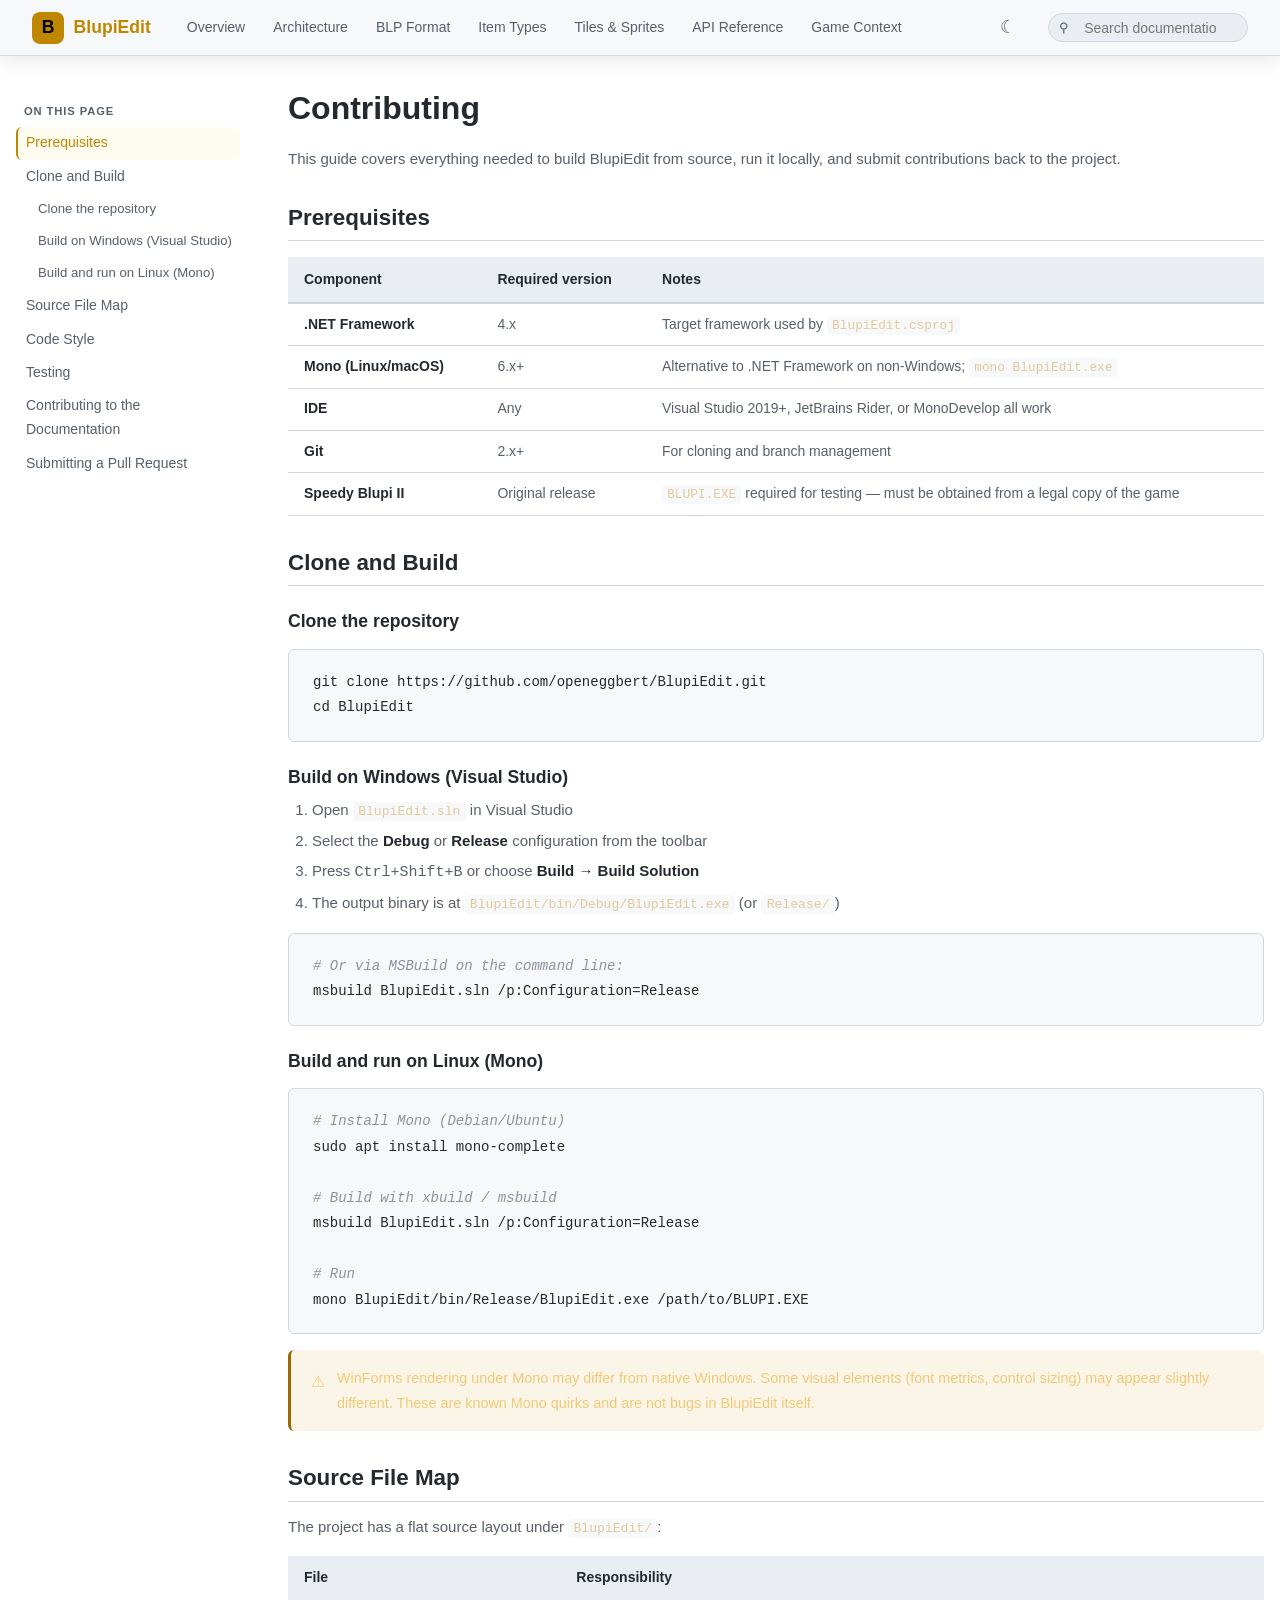
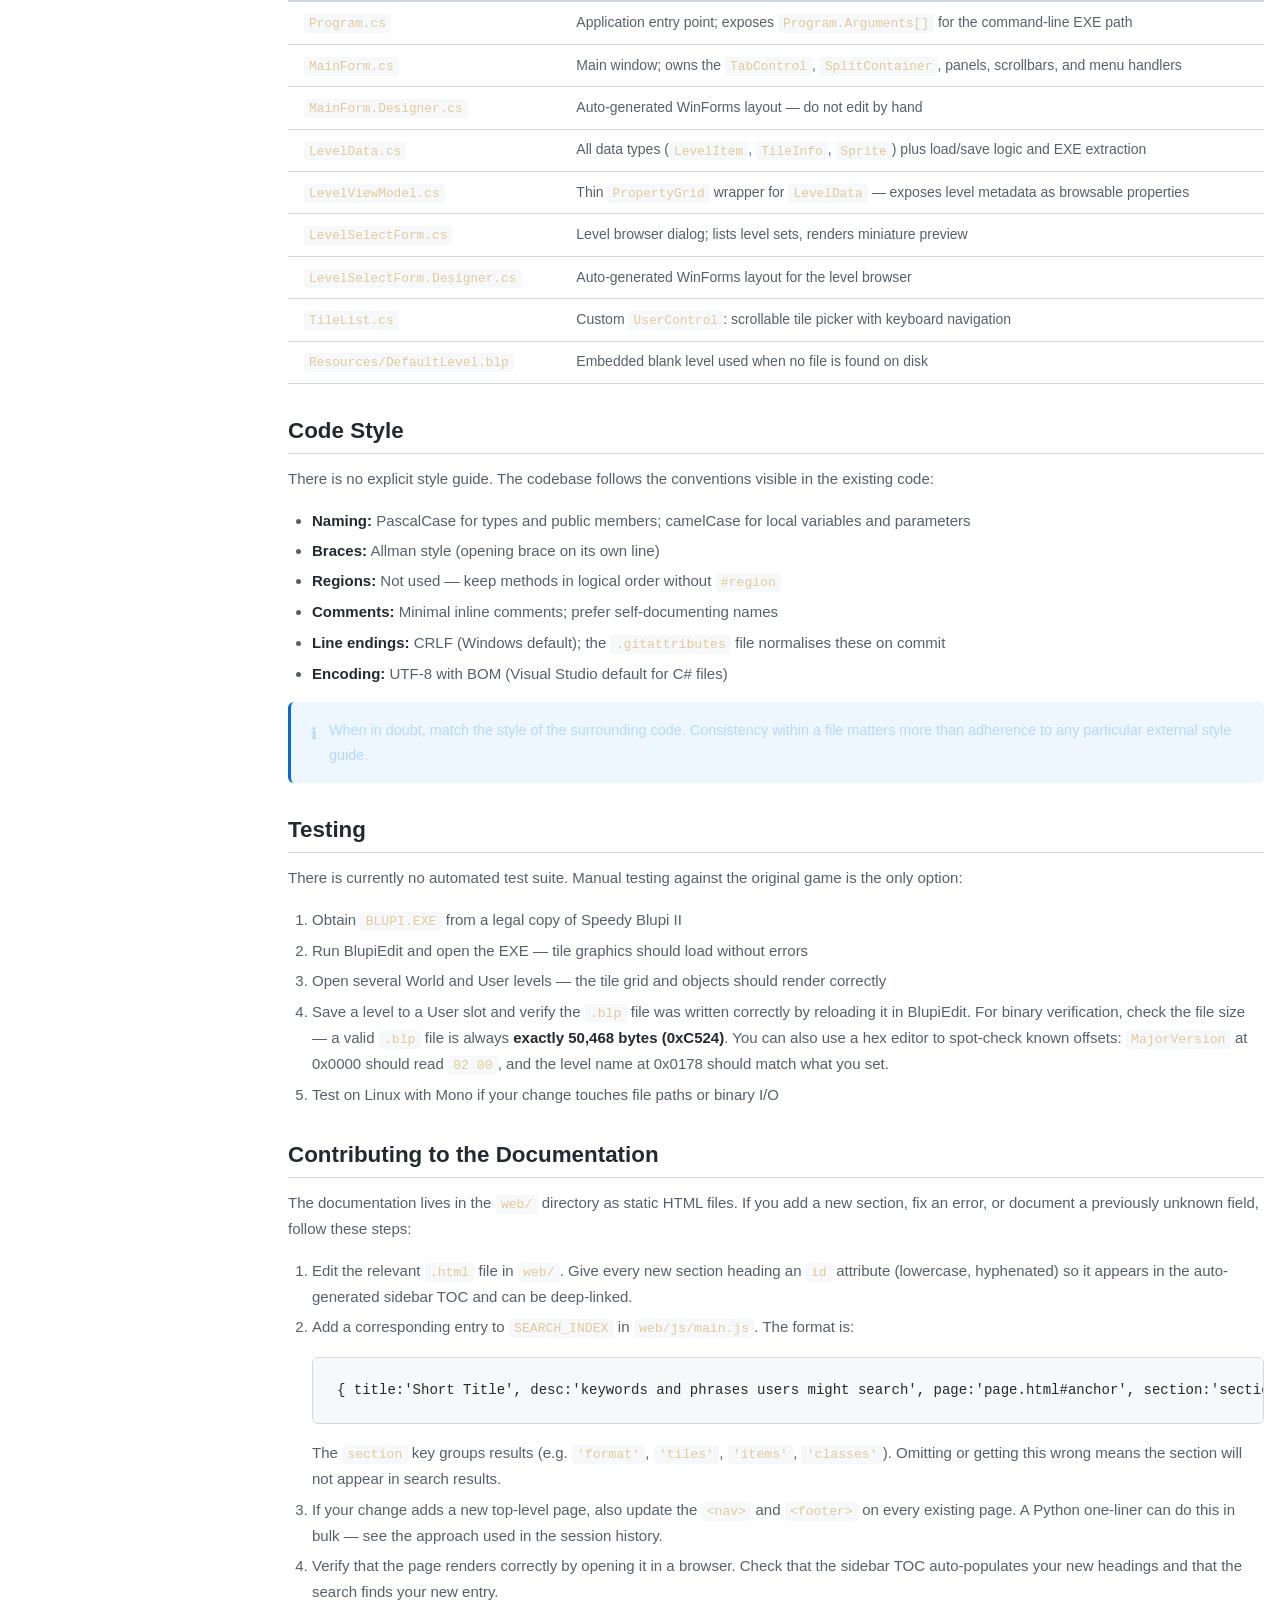
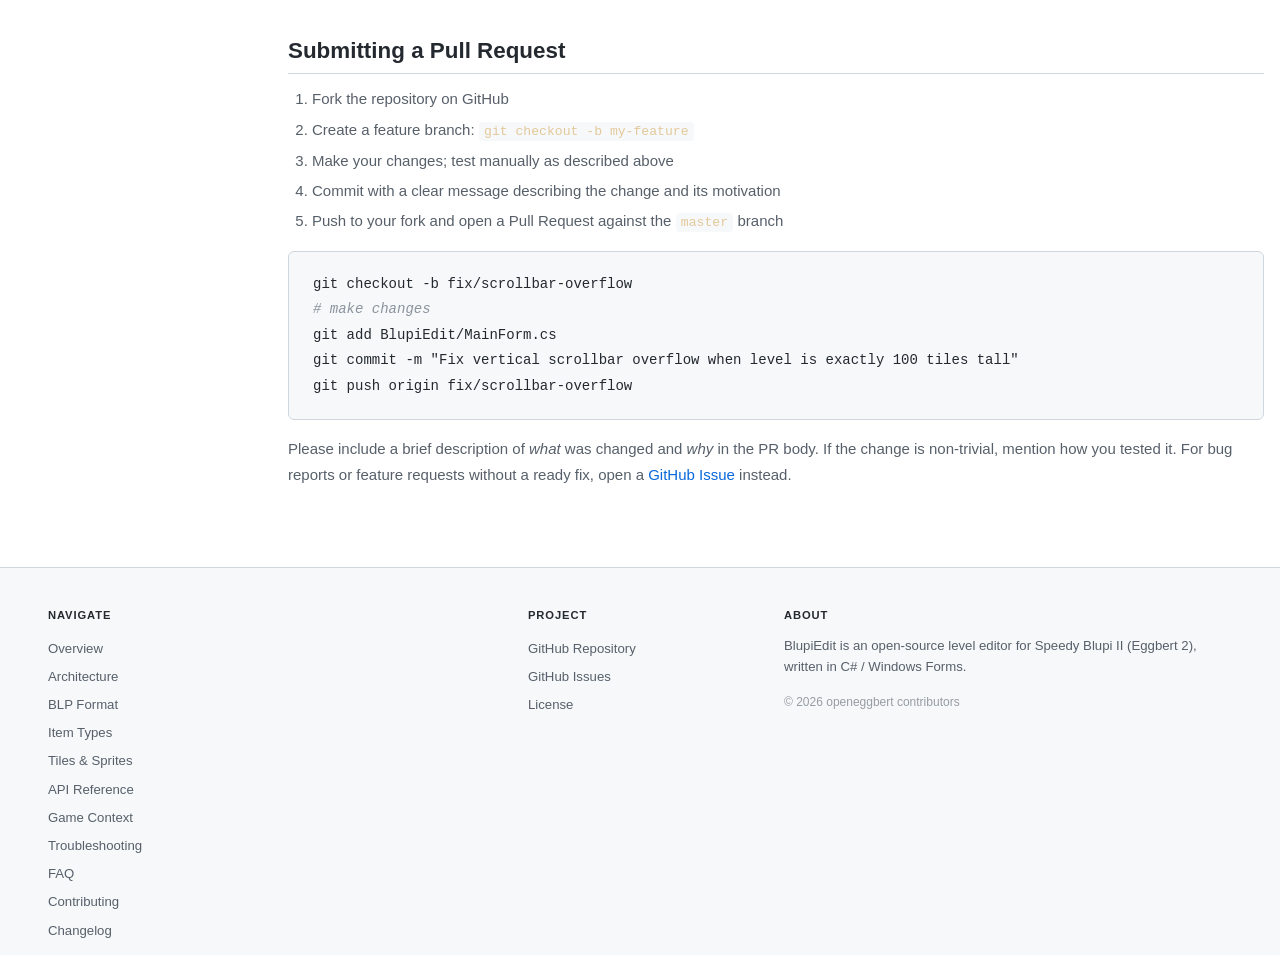
<file: web/contributing.html>
<!DOCTYPE html>
<html lang="en">
<head>
<meta charset="UTF-8">
<meta name="viewport" content="width=device-width, initial-scale=1.0">
<title>Contributing – BlupiEdit Documentation</title>
<link rel="stylesheet" href="css/style.css">
</head>
<body>

<header>
  <a class="logo" href="index.html"><div class="logo-icon">B</div>BlupiEdit</a>
  <nav>
    <a href="index.html">Overview</a>
    <a href="architecture.html">Architecture</a>
    <a href="file-format.html">BLP Format</a>
    <a href="items.html">Item Types</a>
    <a href="tiles.html">Tiles &amp; Sprites</a>
    <a href="classes.html">API Reference</a>
    <a href="game-context.html">Game Context</a>
  </nav>
  <button class="theme-toggle" id="theme-toggle" aria-label="Toggle theme">&#9728;</button>
  <button class="hamburger" id="hamburger" aria-label="Toggle navigation" aria-expanded="false">
    <span></span><span></span><span></span>
  </button>
  <div class="header-search">
    <span class="search-icon">&#9906;</span>
    <input id="search-input" type="search" placeholder="Search documentation…" autocomplete="off">
    <div id="search-results"></div>
  </div>
</header>

<div class="page-wrap">
<aside class="sidebar">
  <div class="sidebar-section">
    <h4>On this page</h4>
  </div>
</aside>

<main>
<h1>Contributing</h1>
<p>This guide covers everything needed to build BlupiEdit from source, run it locally, and submit contributions back to the project.</p>

<!-- ════════════════════════════════════════════════════ -->
<h2 id="prerequisites">Prerequisites</h2>

<div class="table-wrap">
  <table>
    <thead><tr><th>Component</th><th>Required version</th><th>Notes</th></tr></thead>
    <tbody>
      <tr><td class="td-name">.NET Framework</td><td>4.x</td><td>Target framework used by <code>BlupiEdit.csproj</code></td></tr>
      <tr><td class="td-name">Mono (Linux/macOS)</td><td>6.x+</td><td>Alternative to .NET Framework on non-Windows; <code>mono BlupiEdit.exe</code></td></tr>
      <tr><td class="td-name">IDE</td><td>Any</td><td>Visual Studio 2019+, JetBrains Rider, or MonoDevelop all work</td></tr>
      <tr><td class="td-name">Git</td><td>2.x+</td><td>For cloning and branch management</td></tr>
      <tr><td class="td-name">Speedy Blupi II</td><td>Original release</td><td><code>BLUPI.EXE</code> required for testing — must be obtained from a legal copy of the game</td></tr>
    </tbody>
  </table>
</div>

<!-- ════════════════════════════════════════════════════ -->
<h2 id="clone-build">Clone and Build</h2>

<h3 id="clone">Clone the repository</h3>

<pre><code>git clone https://github.com/openeggbert/BlupiEdit.git
cd BlupiEdit</code></pre>

<h3 id="build-windows">Build on Windows (Visual Studio)</h3>

<ol>
  <li>Open <code>BlupiEdit.sln</code> in Visual Studio</li>
  <li>Select the <strong>Debug</strong> or <strong>Release</strong> configuration from the toolbar</li>
  <li>Press <kbd>Ctrl+Shift+B</kbd> or choose <strong>Build → Build Solution</strong></li>
  <li>The output binary is at <code>BlupiEdit/bin/Debug/BlupiEdit.exe</code> (or <code>Release/</code>)</li>
</ol>

<pre><code><span class="cm"># Or via MSBuild on the command line:</span>
msbuild BlupiEdit.sln /p:Configuration=Release</code></pre>

<h3 id="build-linux">Build and run on Linux (Mono)</h3>

<pre><code><span class="cm"># Install Mono (Debian/Ubuntu)</span>
sudo apt install mono-complete

<span class="cm"># Build with xbuild / msbuild</span>
msbuild BlupiEdit.sln /p:Configuration=Release

<span class="cm"># Run</span>
mono BlupiEdit/bin/Release/BlupiEdit.exe /path/to/BLUPI.EXE</code></pre>

<div class="callout callout-warn">
  <span class="callout-icon">&#9888;</span>
  <p>WinForms rendering under Mono may differ from native Windows. Some visual elements (font metrics, control sizing) may appear slightly different. These are known Mono quirks and are not bugs in BlupiEdit itself.</p>
</div>

<!-- ════════════════════════════════════════════════════ -->
<h2 id="source-map">Source File Map</h2>

<p>The project has a flat source layout under <code>BlupiEdit/</code>:</p>

<div class="table-wrap">
  <table>
    <thead><tr><th>File</th><th>Responsibility</th></tr></thead>
    <tbody>
      <tr><td><code>Program.cs</code></td><td>Application entry point; exposes <code>Program.Arguments[]</code> for the command-line EXE path</td></tr>
      <tr><td><code>MainForm.cs</code></td><td>Main window; owns the <code>TabControl</code>, <code>SplitContainer</code>, panels, scrollbars, and menu handlers</td></tr>
      <tr><td><code>MainForm.Designer.cs</code></td><td>Auto-generated WinForms layout — do not edit by hand</td></tr>
      <tr><td><code>LevelData.cs</code></td><td>All data types (<code>LevelItem</code>, <code>TileInfo</code>, <code>Sprite</code>) plus load/save logic and EXE extraction</td></tr>
      <tr><td><code>LevelViewModel.cs</code></td><td>Thin <code>PropertyGrid</code> wrapper for <code>LevelData</code> — exposes level metadata as browsable properties</td></tr>
      <tr><td><code>LevelSelectForm.cs</code></td><td>Level browser dialog; lists level sets, renders miniature preview</td></tr>
      <tr><td><code>LevelSelectForm.Designer.cs</code></td><td>Auto-generated WinForms layout for the level browser</td></tr>
      <tr><td><code>TileList.cs</code></td><td>Custom <code>UserControl</code>: scrollable tile picker with keyboard navigation</td></tr>
      <tr><td><code>Resources/DefaultLevel.blp</code></td><td>Embedded blank level used when no file is found on disk</td></tr>
    </tbody>
  </table>
</div>

<!-- ════════════════════════════════════════════════════ -->
<h2 id="code-style">Code Style</h2>

<p>There is no explicit style guide. The codebase follows the conventions visible in the existing code:</p>

<ul>
  <li><strong>Naming:</strong> PascalCase for types and public members; camelCase for local variables and parameters</li>
  <li><strong>Braces:</strong> Allman style (opening brace on its own line)</li>
  <li><strong>Regions:</strong> Not used — keep methods in logical order without <code>#region</code></li>
  <li><strong>Comments:</strong> Minimal inline comments; prefer self-documenting names</li>
  <li><strong>Line endings:</strong> CRLF (Windows default); the <code>.gitattributes</code> file normalises these on commit</li>
  <li><strong>Encoding:</strong> UTF-8 with BOM (Visual Studio default for C# files)</li>
</ul>

<div class="callout callout-info">
  <span class="callout-icon">&#8505;</span>
  <p>When in doubt, match the style of the surrounding code. Consistency within a file matters more than adherence to any particular external style guide.</p>
</div>

<!-- ════════════════════════════════════════════════════ -->
<h2 id="testing">Testing</h2>

<p>There is currently no automated test suite. Manual testing against the original game is the only option:</p>

<ol>
  <li>Obtain <code>BLUPI.EXE</code> from a legal copy of Speedy Blupi II</li>
  <li>Run BlupiEdit and open the EXE — tile graphics should load without errors</li>
  <li>Open several World and User levels — the tile grid and objects should render correctly</li>
  <li>Save a level to a User slot and verify the <code>.blp</code> file was written correctly by reloading it in BlupiEdit. For binary verification, check the file size — a valid <code>.blp</code> file is always <strong>exactly 50,468 bytes (0xC524)</strong>. You can also use a hex editor to spot-check known offsets: <code>MajorVersion</code> at 0x0000 should read <code>02 00</code>, and the level name at 0x0178 should match what you set.</li>
  <li>Test on Linux with Mono if your change touches file paths or binary I/O</li>
</ol>

<!-- ════════════════════════════════════════════════════ -->
<h2 id="contributing-docs">Contributing to the Documentation</h2>

<p>The documentation lives in the <code>web/</code> directory as static HTML files. If you add a new section, fix an error, or document a previously unknown field, follow these steps:</p>

<ol>
  <li>Edit the relevant <code>.html</code> file in <code>web/</code>. Give every new section heading an <code>id</code> attribute (lowercase, hyphenated) so it appears in the auto-generated sidebar TOC and can be deep-linked.</li>
  <li>Add a corresponding entry to <code>SEARCH_INDEX</code> in <code>web/js/main.js</code>. The format is:
    <pre><code>{ title:'Short Title', desc:'keywords and phrases users might search', page:'page.html#anchor', section:'section-key' },</code></pre>
    The <code>section</code> key groups results (e.g. <code>'format'</code>, <code>'tiles'</code>, <code>'items'</code>, <code>'classes'</code>). Omitting or getting this wrong means the section will not appear in search results.
  </li>
  <li>If your change adds a new top-level page, also update the <code>&lt;nav&gt;</code> and <code>&lt;footer&gt;</code> on every existing page. A Python one-liner can do this in bulk — see the approach used in the session history.</li>
  <li>Verify that the page renders correctly by opening it in a browser. Check that the sidebar TOC auto-populates your new headings and that the search finds your new entry.</li>
</ol>

<!-- ════════════════════════════════════════════════════ -->
<h2 id="pull-requests">Submitting a Pull Request</h2>

<ol>
  <li>Fork the repository on GitHub</li>
  <li>Create a feature branch: <code>git checkout -b my-feature</code></li>
  <li>Make your changes; test manually as described above</li>
  <li>Commit with a clear message describing the change and its motivation</li>
  <li>Push to your fork and open a Pull Request against the <code>master</code> branch</li>
</ol>

<pre><code>git checkout -b fix/scrollbar-overflow
<span class="cm"># make changes</span>
git add BlupiEdit/MainForm.cs
git commit -m "Fix vertical scrollbar overflow when level is exactly 100 tiles tall"
git push origin fix/scrollbar-overflow</code></pre>

<p>Please include a brief description of <em>what</em> was changed and <em>why</em> in the PR body. If the change is non-trivial, mention how you tested it. For bug reports or feature requests without a ready fix, open a <a href="https://github.com/openeggbert/BlupiEdit/issues">GitHub Issue</a> instead.</p>

</main>
</div>

<footer>
  <div class="footer-grid">
    <div class="footer-col">
      <h5>Navigate</h5>
      <a href="index.html">Overview</a>
      <a href="architecture.html">Architecture</a>
      <a href="file-format.html">BLP Format</a>
      <a href="items.html">Item Types</a>
      <a href="tiles.html">Tiles &amp; Sprites</a>
      <a href="classes.html">API Reference</a>
      <a href="game-context.html">Game Context</a>
      <a href="troubleshooting.html">Troubleshooting</a>
      <a href="faq.html">FAQ</a>
      <a href="contributing.html">Contributing</a>
      <a href="changelog.html">Changelog</a>
    </div>
    <div class="footer-col">
      <h5>Project</h5>
      <a href="https://github.com/openeggbert/BlupiEdit">GitHub Repository</a>
      <a href="https://github.com/openeggbert/BlupiEdit/issues">GitHub Issues</a>
      <a href="https://github.com/openeggbert/BlupiEdit/blob/master/LICENSE">License</a>
    </div>
    <div class="footer-col">
      <h5>About</h5>
      <p>BlupiEdit is an open-source level editor for Speedy Blupi&nbsp;II (Eggbert&nbsp;2), written in C# / Windows Forms.</p>
      <p class="footer-copy">&copy; 2026 openeggbert contributors</p>
    </div>
  </div>
</footer>
<button id="back-top" title="Back to top">&#8679;</button>
<script src="js/main.js"></script>
</body>
</html>
</file>
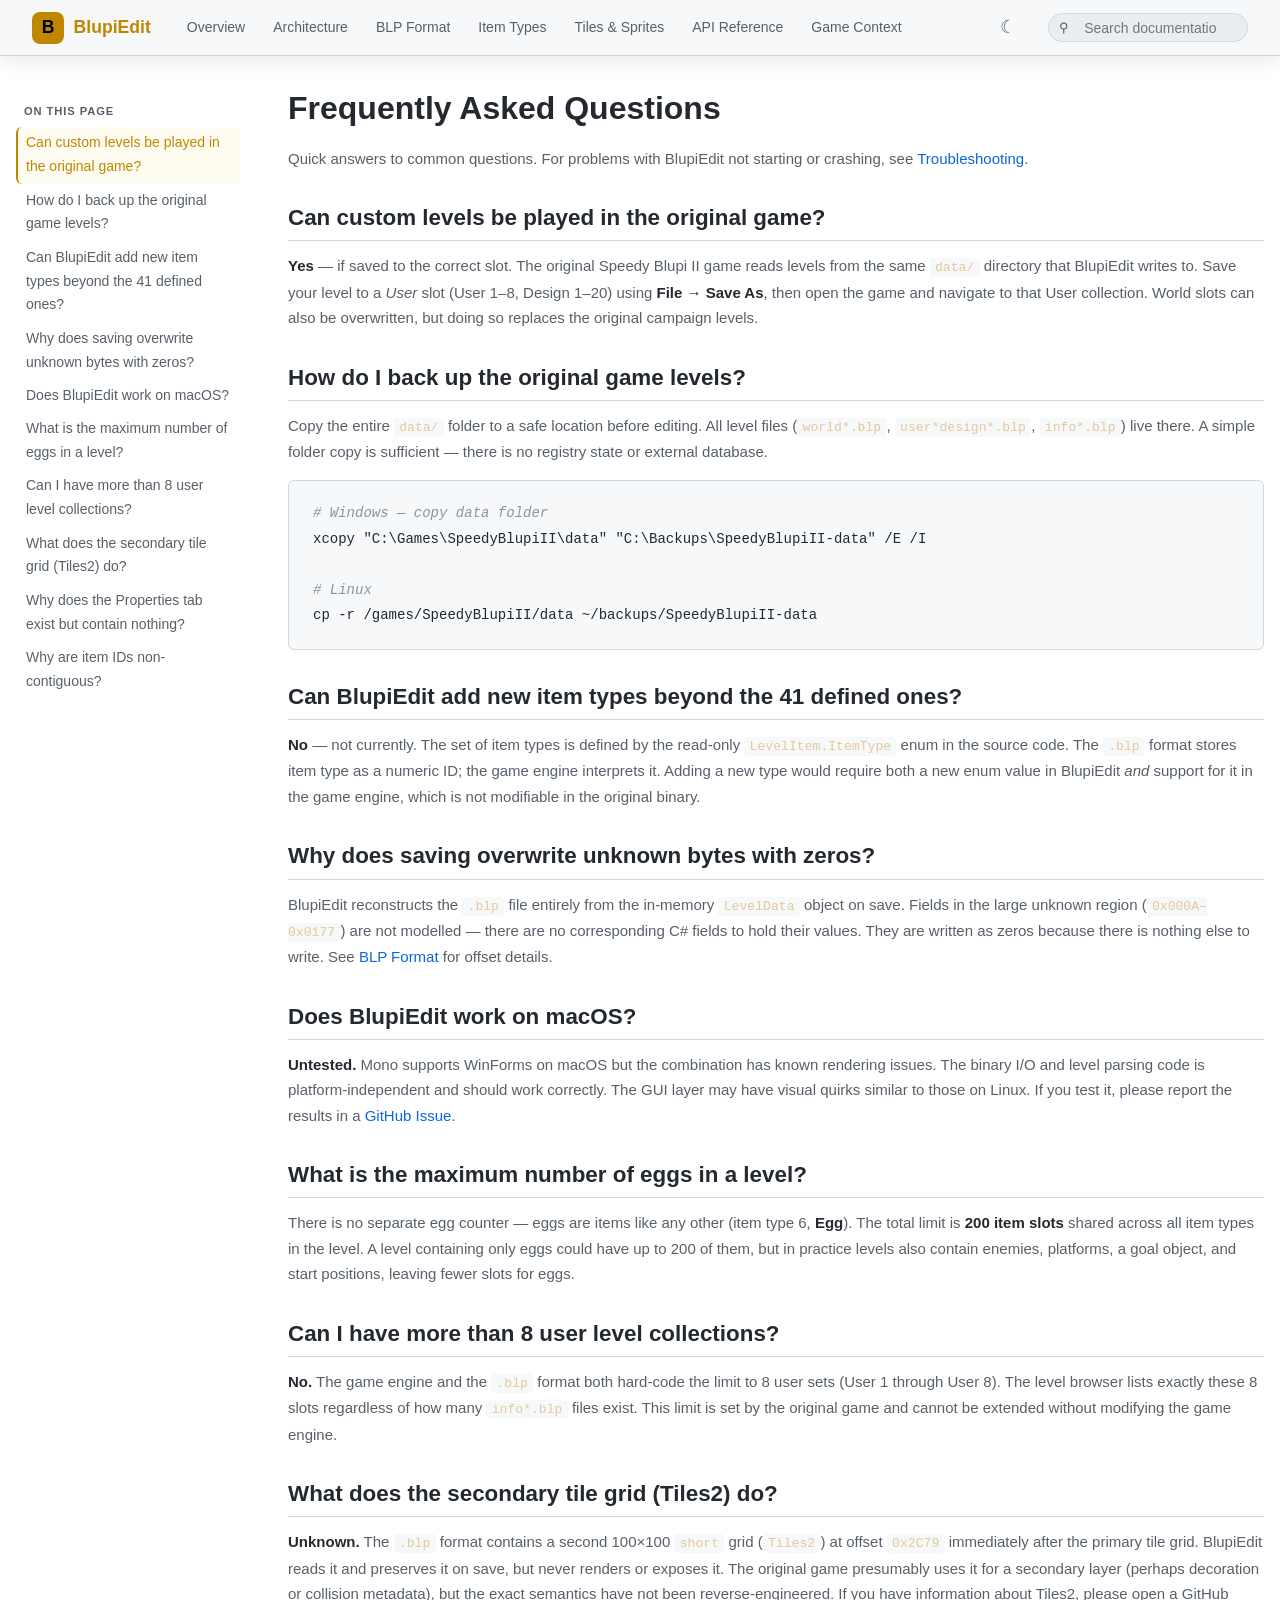
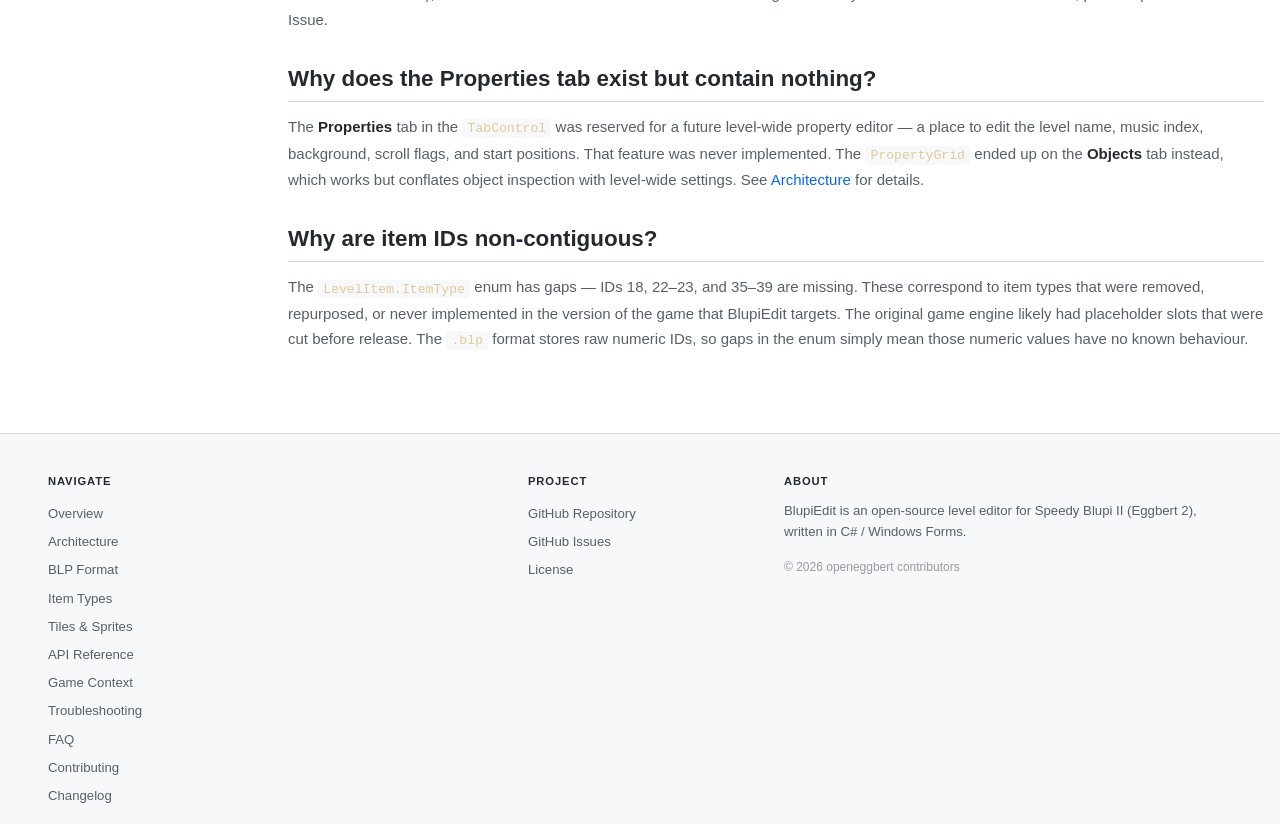
<file: web/faq.html>
<!DOCTYPE html>
<html lang="en">
<head>
<meta charset="UTF-8">
<meta name="viewport" content="width=device-width, initial-scale=1.0">
<title>FAQ – BlupiEdit Documentation</title>
<link rel="stylesheet" href="css/style.css">
</head>
<body>

<header>
  <a class="logo" href="index.html"><div class="logo-icon">B</div>BlupiEdit</a>
  <nav>
    <a href="index.html">Overview</a>
    <a href="architecture.html">Architecture</a>
    <a href="file-format.html">BLP Format</a>
    <a href="items.html">Item Types</a>
    <a href="tiles.html">Tiles &amp; Sprites</a>
    <a href="classes.html">API Reference</a>
    <a href="game-context.html">Game Context</a>
  </nav>
  <button class="theme-toggle" id="theme-toggle" aria-label="Toggle theme">&#9728;</button>
  <button class="hamburger" id="hamburger" aria-label="Toggle navigation" aria-expanded="false">
    <span></span><span></span><span></span>
  </button>
  <div class="header-search">
    <span class="search-icon">&#9906;</span>
    <input id="search-input" type="search" placeholder="Search documentation…" autocomplete="off">
    <div id="search-results"></div>
  </div>
</header>

<div class="page-wrap">
<aside class="sidebar">
  <div class="sidebar-section">
    <h4>On this page</h4>
  </div>
</aside>

<main>
<h1>Frequently Asked Questions</h1>
<p>Quick answers to common questions. For problems with BlupiEdit not starting or crashing, see <a href="troubleshooting.html">Troubleshooting</a>.</p>

<!-- ════════════════════════════════════════════════════ -->
<h2 id="custom-levels-playable">Can custom levels be played in the original game?</h2>

<p><strong>Yes</strong> — if saved to the correct slot. The original Speedy Blupi II game reads levels from the same <code>data/</code> directory that BlupiEdit writes to. Save your level to a <em>User</em> slot (User 1–8, Design 1–20) using <strong>File → Save As</strong>, then open the game and navigate to that User collection. World slots can also be overwritten, but doing so replaces the original campaign levels.</p>

<!-- ════════════════════════════════════════════════════ -->
<h2 id="backup-levels">How do I back up the original game levels?</h2>

<p>Copy the entire <code>data/</code> folder to a safe location before editing. All level files (<code>world*.blp</code>, <code>user*design*.blp</code>, <code>info*.blp</code>) live there. A simple folder copy is sufficient — there is no registry state or external database.</p>

<pre><code><span class="cm"># Windows — copy data folder</span>
xcopy "C:\Games\SpeedyBlupiII\data" "C:\Backups\SpeedyBlupiII-data" /E /I

<span class="cm"># Linux</span>
cp -r /games/SpeedyBlupiII/data ~/backups/SpeedyBlupiII-data</code></pre>

<!-- ════════════════════════════════════════════════════ -->
<h2 id="new-item-types">Can BlupiEdit add new item types beyond the 41 defined ones?</h2>

<p><strong>No</strong> — not currently. The set of item types is defined by the read-only <code>LevelItem.ItemType</code> enum in the source code. The <code>.blp</code> format stores item type as a numeric ID; the game engine interprets it. Adding a new type would require both a new enum value in BlupiEdit <em>and</em> support for it in the game engine, which is not modifiable in the original binary.</p>

<!-- ════════════════════════════════════════════════════ -->
<h2 id="unknown-bytes-zeros">Why does saving overwrite unknown bytes with zeros?</h2>

<p>BlupiEdit reconstructs the <code>.blp</code> file entirely from the in-memory <code>LevelData</code> object on save. Fields in the large unknown region (<code>0x000A–0x0177</code>) are not modelled — there are no corresponding C# fields to hold their values. They are written as zeros because there is nothing else to write. See <a href="file-format.html">BLP Format</a> for offset details.</p>

<!-- ════════════════════════════════════════════════════ -->
<h2 id="macos">Does BlupiEdit work on macOS?</h2>

<p><strong>Untested.</strong> Mono supports WinForms on macOS but the combination has known rendering issues. The binary I/O and level parsing code is platform-independent and should work correctly. The GUI layer may have visual quirks similar to those on Linux. If you test it, please report the results in a <a href="https://github.com/openeggbert/BlupiEdit/issues">GitHub Issue</a>.</p>

<!-- ════════════════════════════════════════════════════ -->
<h2 id="max-eggs">What is the maximum number of eggs in a level?</h2>

<p>There is no separate egg counter — eggs are items like any other (item type 6, <strong>Egg</strong>). The total limit is <strong>200 item slots</strong> shared across all item types in the level. A level containing only eggs could have up to 200 of them, but in practice levels also contain enemies, platforms, a goal object, and start positions, leaving fewer slots for eggs.</p>

<!-- ════════════════════════════════════════════════════ -->
<h2 id="max-user-sets">Can I have more than 8 user level collections?</h2>

<p><strong>No.</strong> The game engine and the <code>.blp</code> format both hard-code the limit to 8 user sets (User 1 through User 8). The level browser lists exactly these 8 slots regardless of how many <code>info*.blp</code> files exist. This limit is set by the original game and cannot be extended without modifying the game engine.</p>

<!-- ════════════════════════════════════════════════════ -->
<h2 id="tiles2">What does the secondary tile grid (Tiles2) do?</h2>

<p><strong>Unknown.</strong> The <code>.blp</code> format contains a second 100×100 <code>short</code> grid (<code>Tiles2</code>) at offset <code>0x2C79</code> immediately after the primary tile grid. BlupiEdit reads it and preserves it on save, but never renders or exposes it. The original game presumably uses it for a secondary layer (perhaps decoration or collision metadata), but the exact semantics have not been reverse-engineered. If you have information about Tiles2, please open a GitHub Issue.</p>

<!-- ════════════════════════════════════════════════════ -->
<h2 id="properties-tab">Why does the Properties tab exist but contain nothing?</h2>

<p>The <strong>Properties</strong> tab in the <code>TabControl</code> was reserved for a future level-wide property editor — a place to edit the level name, music index, background, scroll flags, and start positions. That feature was never implemented. The <code>PropertyGrid</code> ended up on the <strong>Objects</strong> tab instead, which works but conflates object inspection with level-wide settings. See <a href="architecture.html">Architecture</a> for details.</p>

<!-- ════════════════════════════════════════════════════ -->
<h2 id="non-contiguous-ids">Why are item IDs non-contiguous?</h2>

<p>The <code>LevelItem.ItemType</code> enum has gaps — IDs 18, 22–23, and 35–39 are missing. These correspond to item types that were removed, repurposed, or never implemented in the version of the game that BlupiEdit targets. The original game engine likely had placeholder slots that were cut before release. The <code>.blp</code> format stores raw numeric IDs, so gaps in the enum simply mean those numeric values have no known behaviour.</p>

</main>
</div>

<footer>
  <div class="footer-grid">
    <div class="footer-col">
      <h5>Navigate</h5>
      <a href="index.html">Overview</a>
      <a href="architecture.html">Architecture</a>
      <a href="file-format.html">BLP Format</a>
      <a href="items.html">Item Types</a>
      <a href="tiles.html">Tiles &amp; Sprites</a>
      <a href="classes.html">API Reference</a>
      <a href="game-context.html">Game Context</a>
      <a href="troubleshooting.html">Troubleshooting</a>
      <a href="faq.html">FAQ</a>
      <a href="contributing.html">Contributing</a>
      <a href="changelog.html">Changelog</a>
    </div>
    <div class="footer-col">
      <h5>Project</h5>
      <a href="https://github.com/openeggbert/BlupiEdit">GitHub Repository</a>
      <a href="https://github.com/openeggbert/BlupiEdit/issues">GitHub Issues</a>
      <a href="https://github.com/openeggbert/BlupiEdit/blob/master/LICENSE">License</a>
    </div>
    <div class="footer-col">
      <h5>About</h5>
      <p>BlupiEdit is an open-source level editor for Speedy Blupi&nbsp;II (Eggbert&nbsp;2), written in C# / Windows Forms.</p>
      <p class="footer-copy">&copy; 2026 openeggbert contributors</p>
    </div>
  </div>
</footer>
<button id="back-top" title="Back to top">&#8679;</button>
<script src="js/main.js"></script>
</body>
</html>
</file>
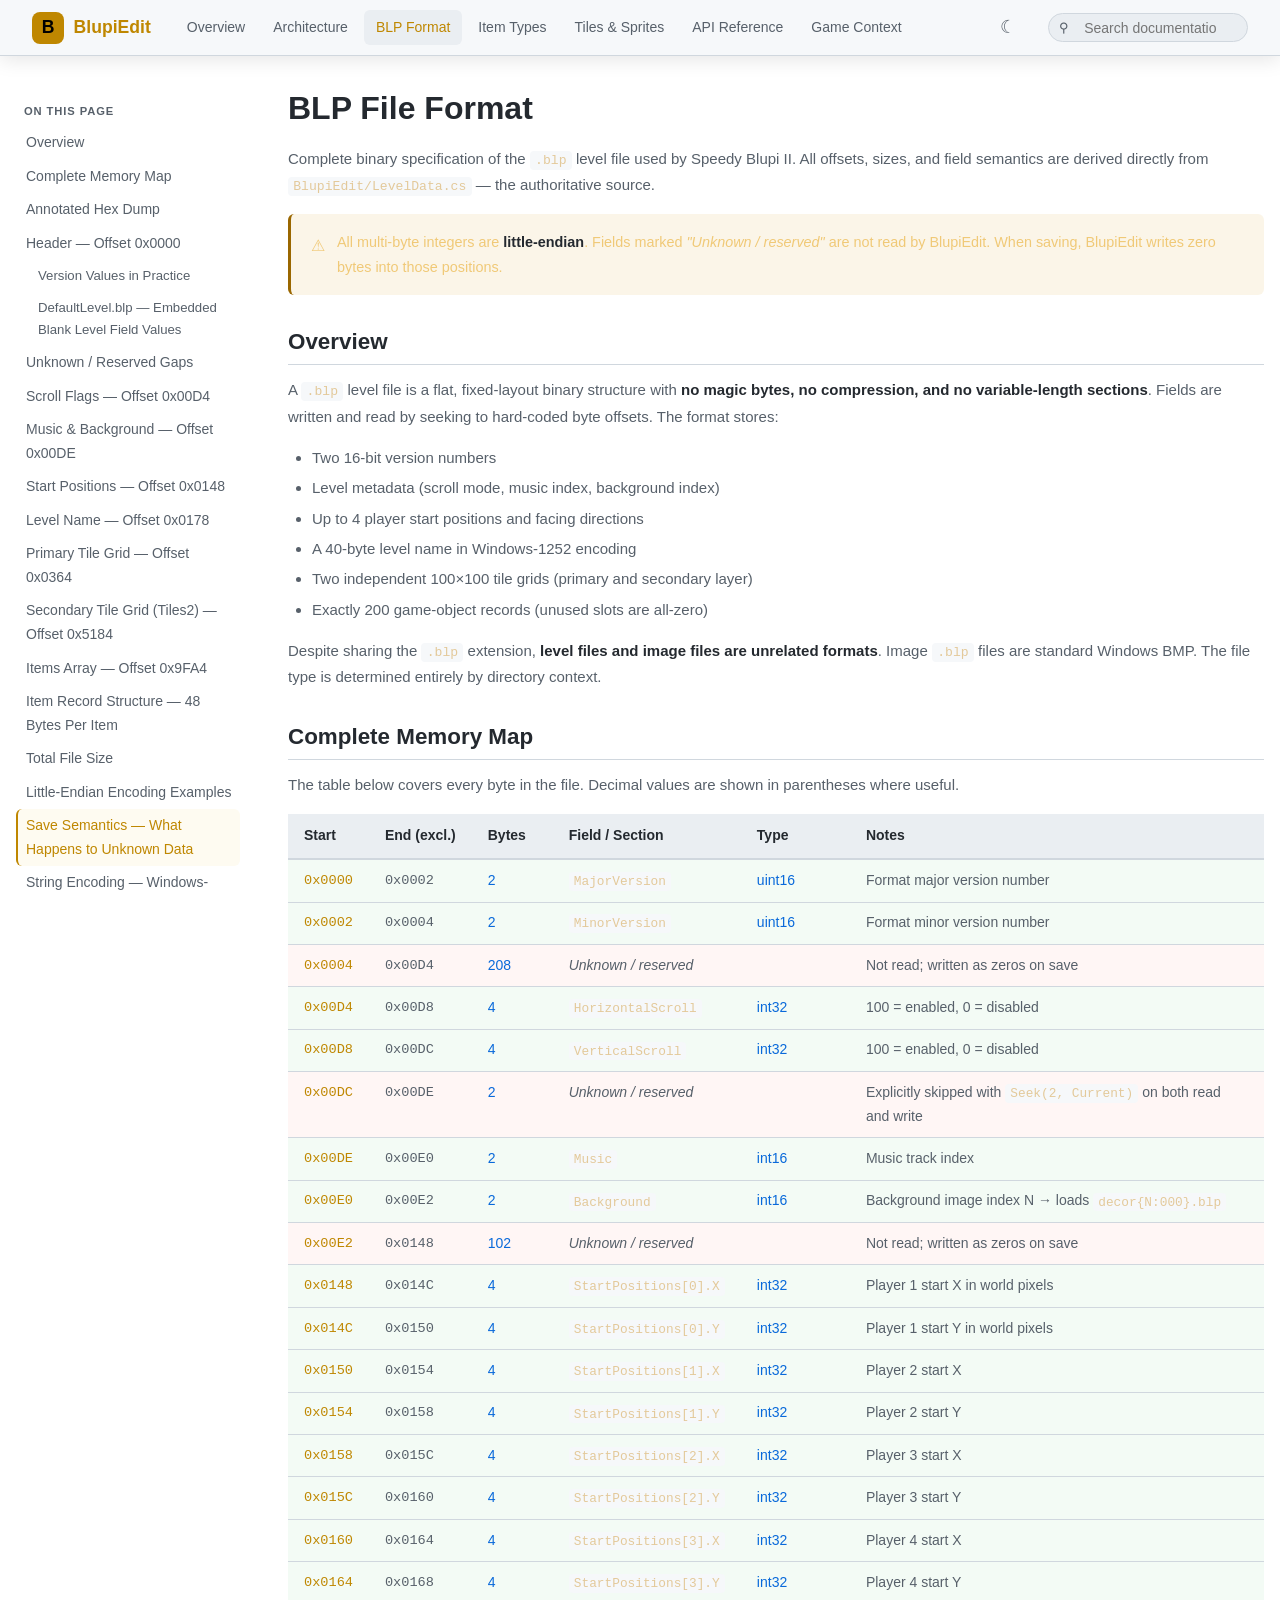
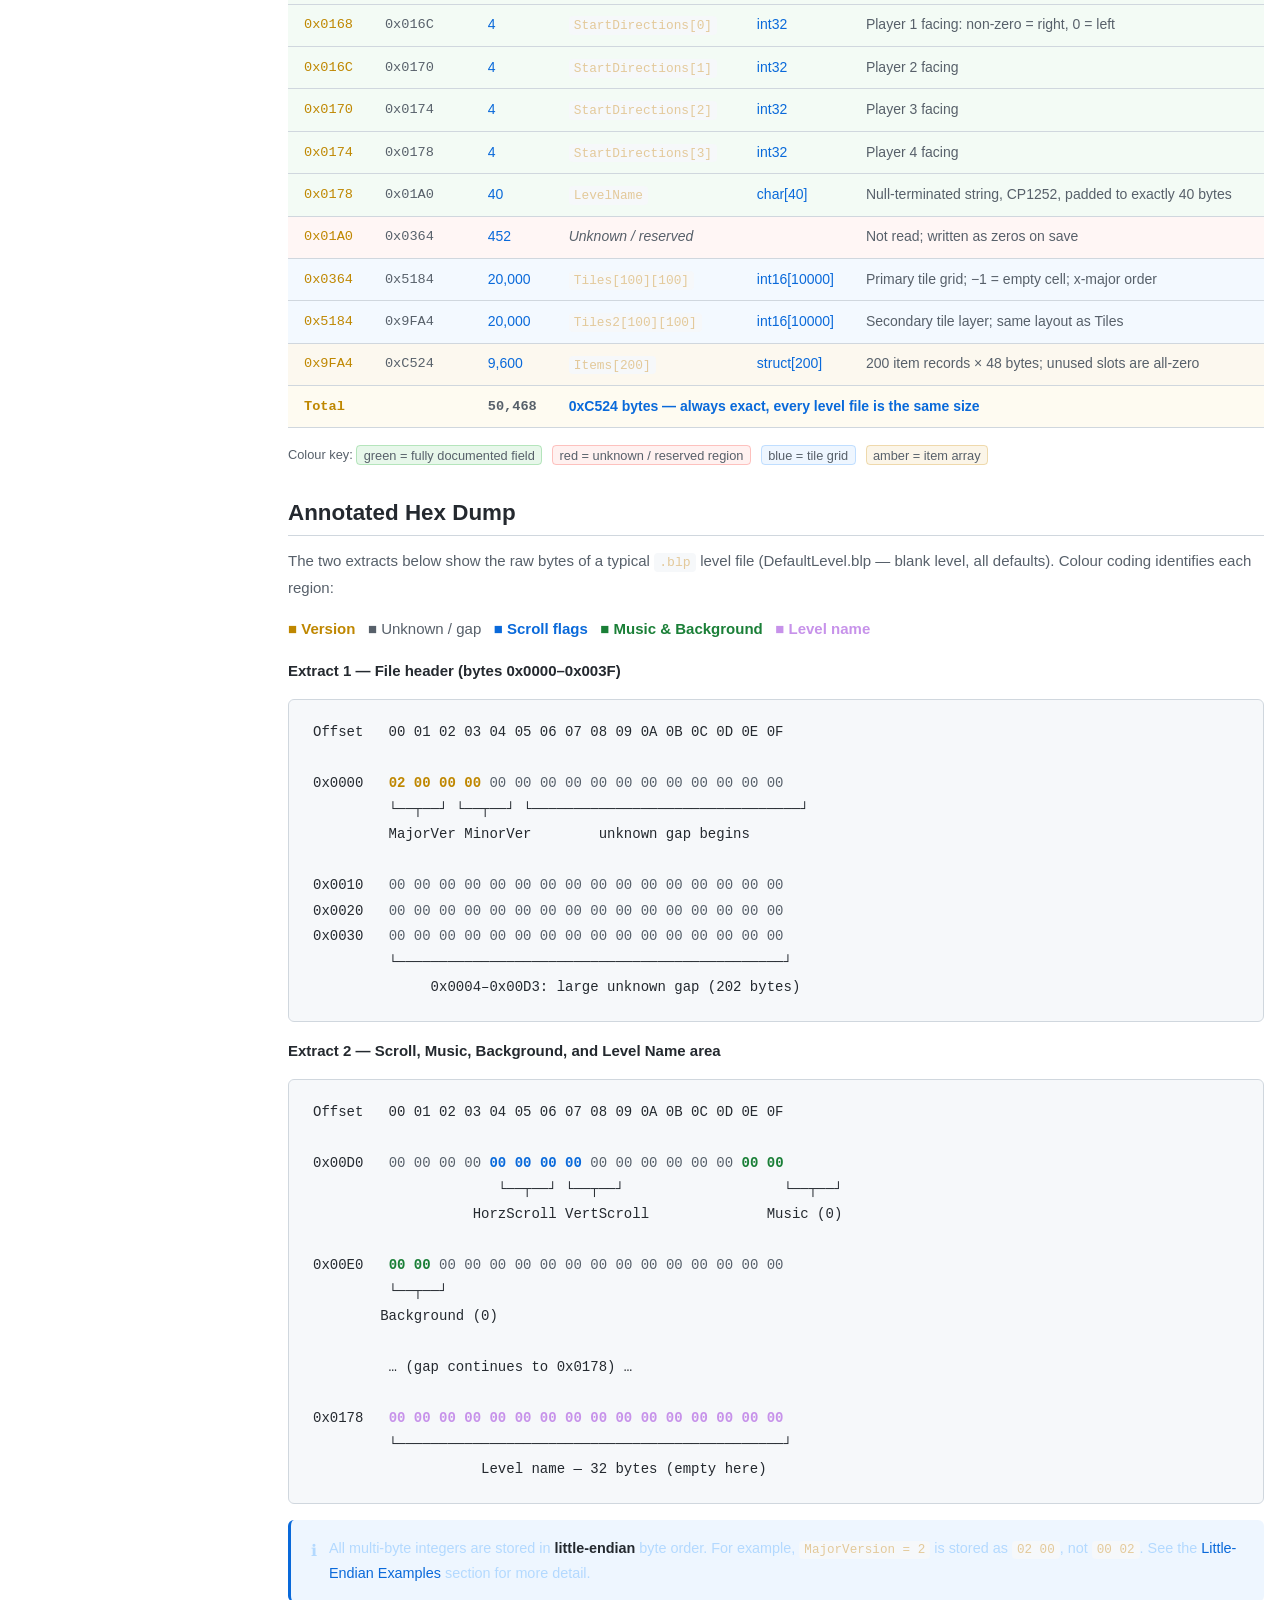
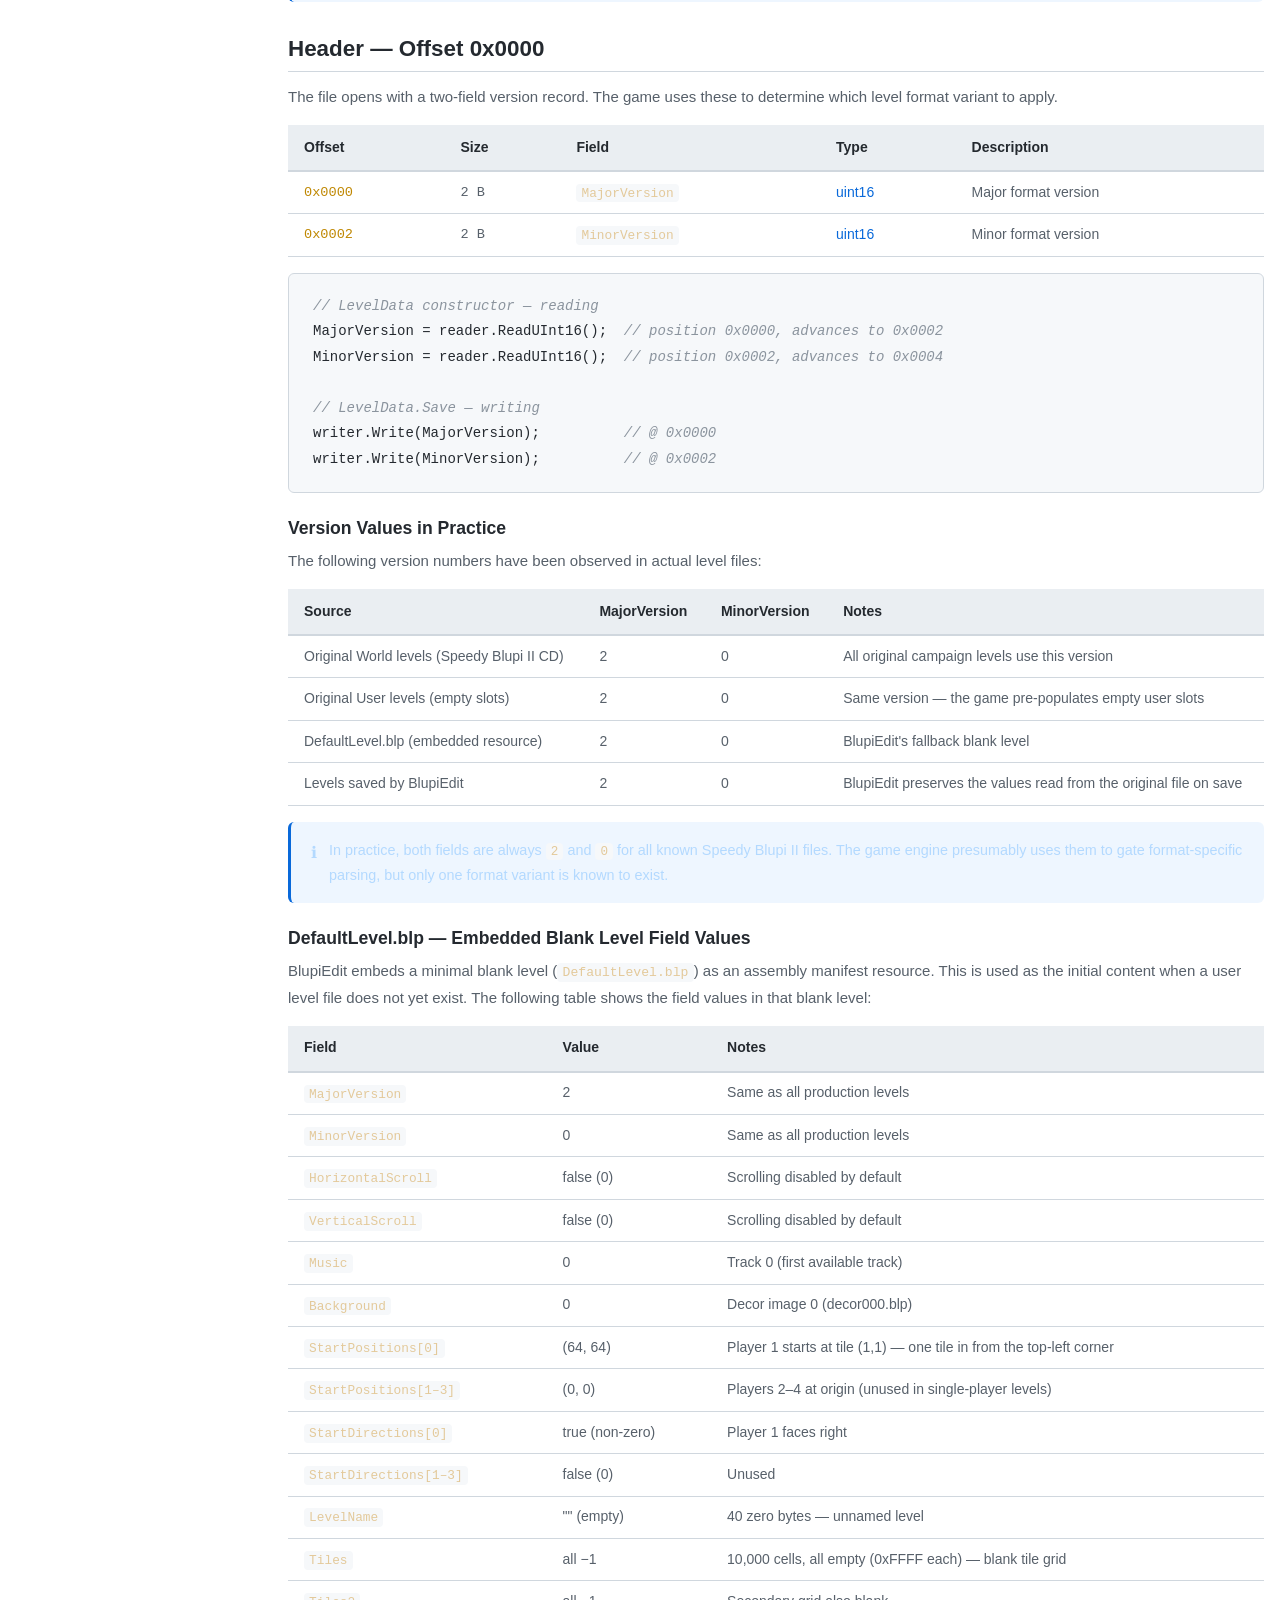
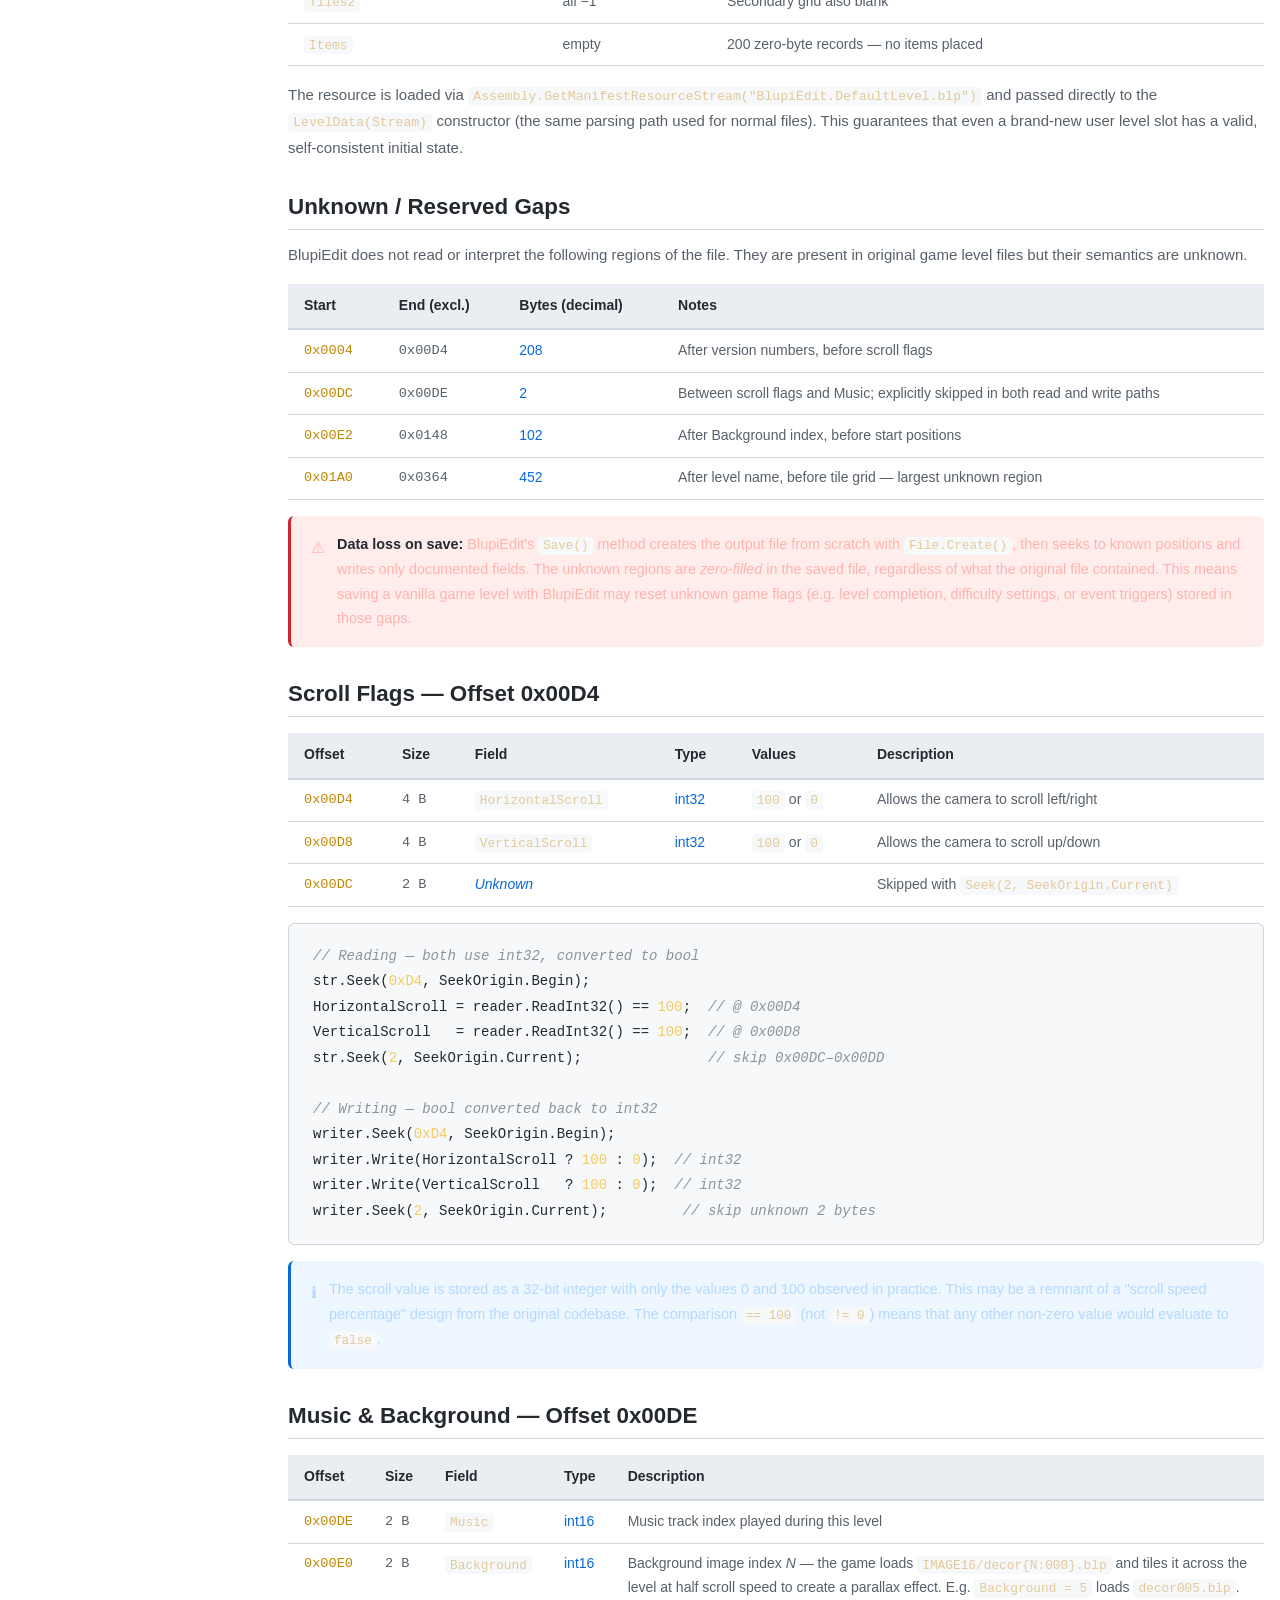
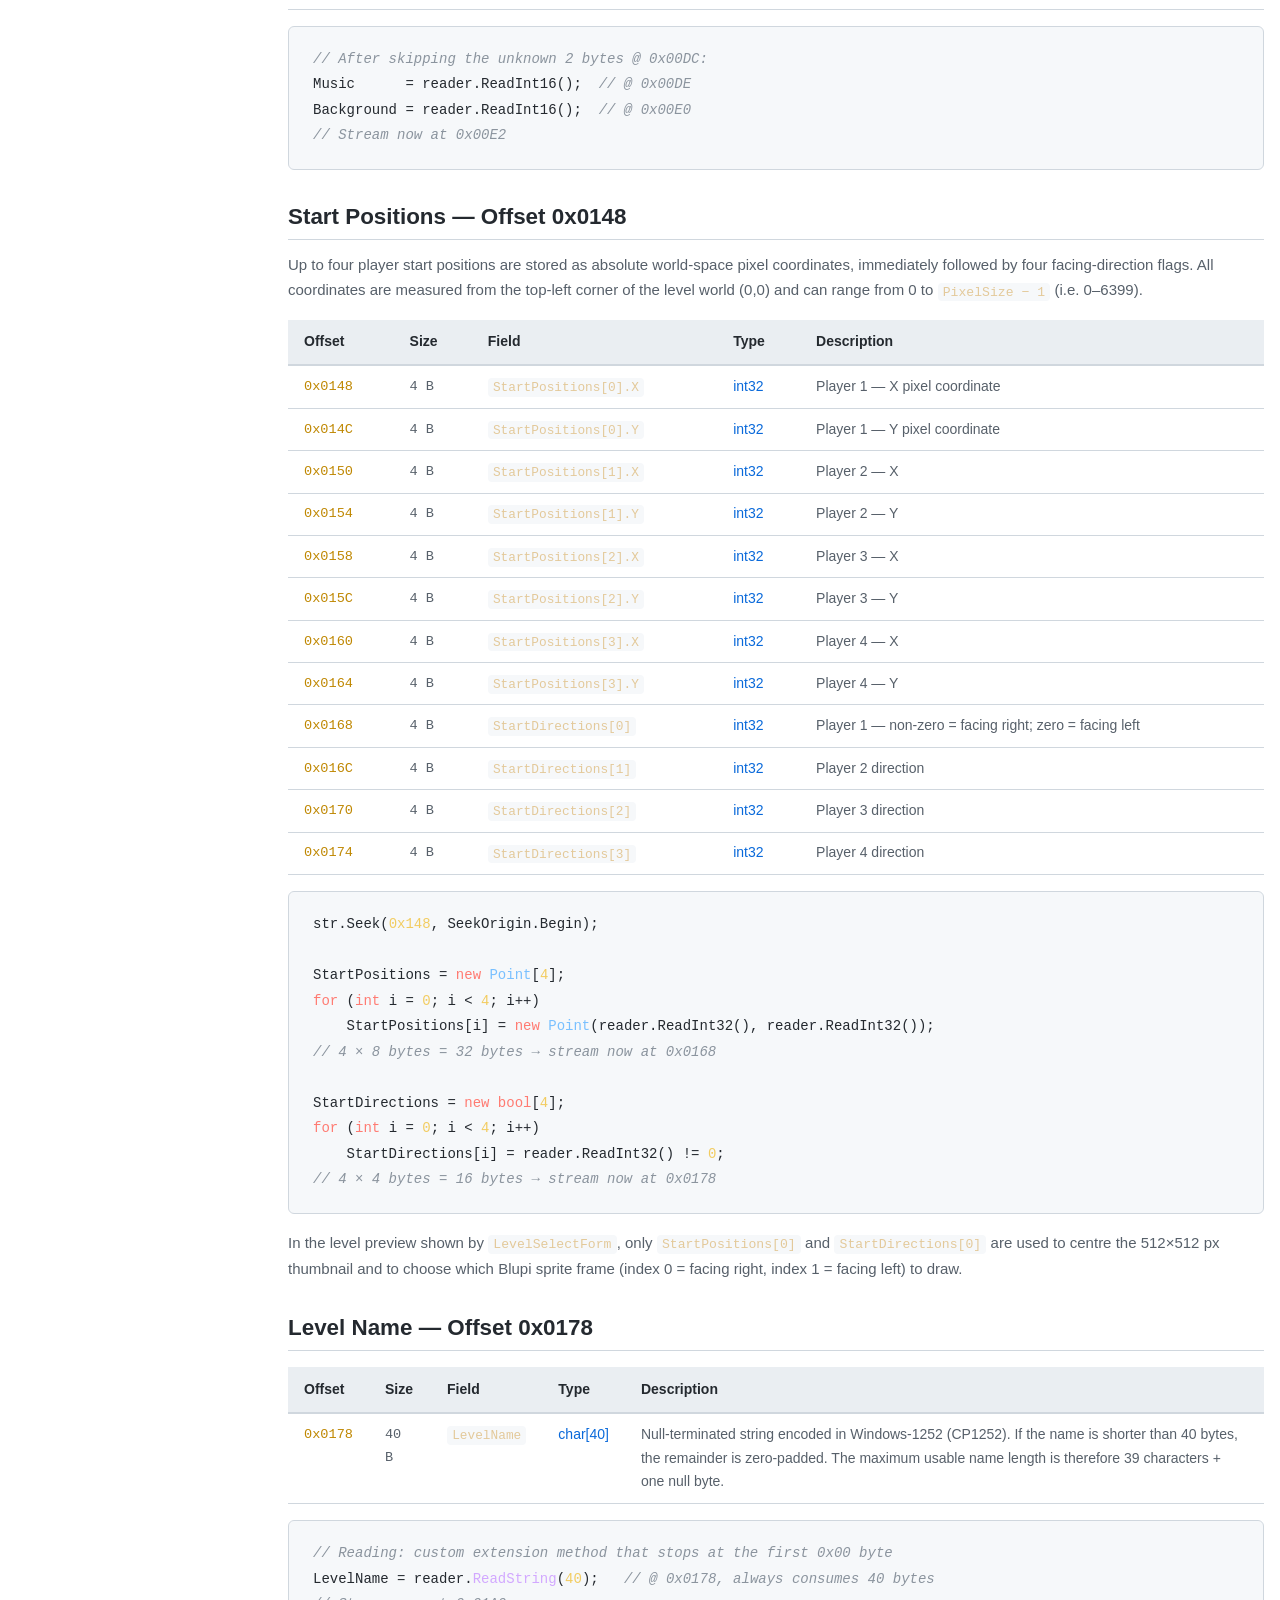
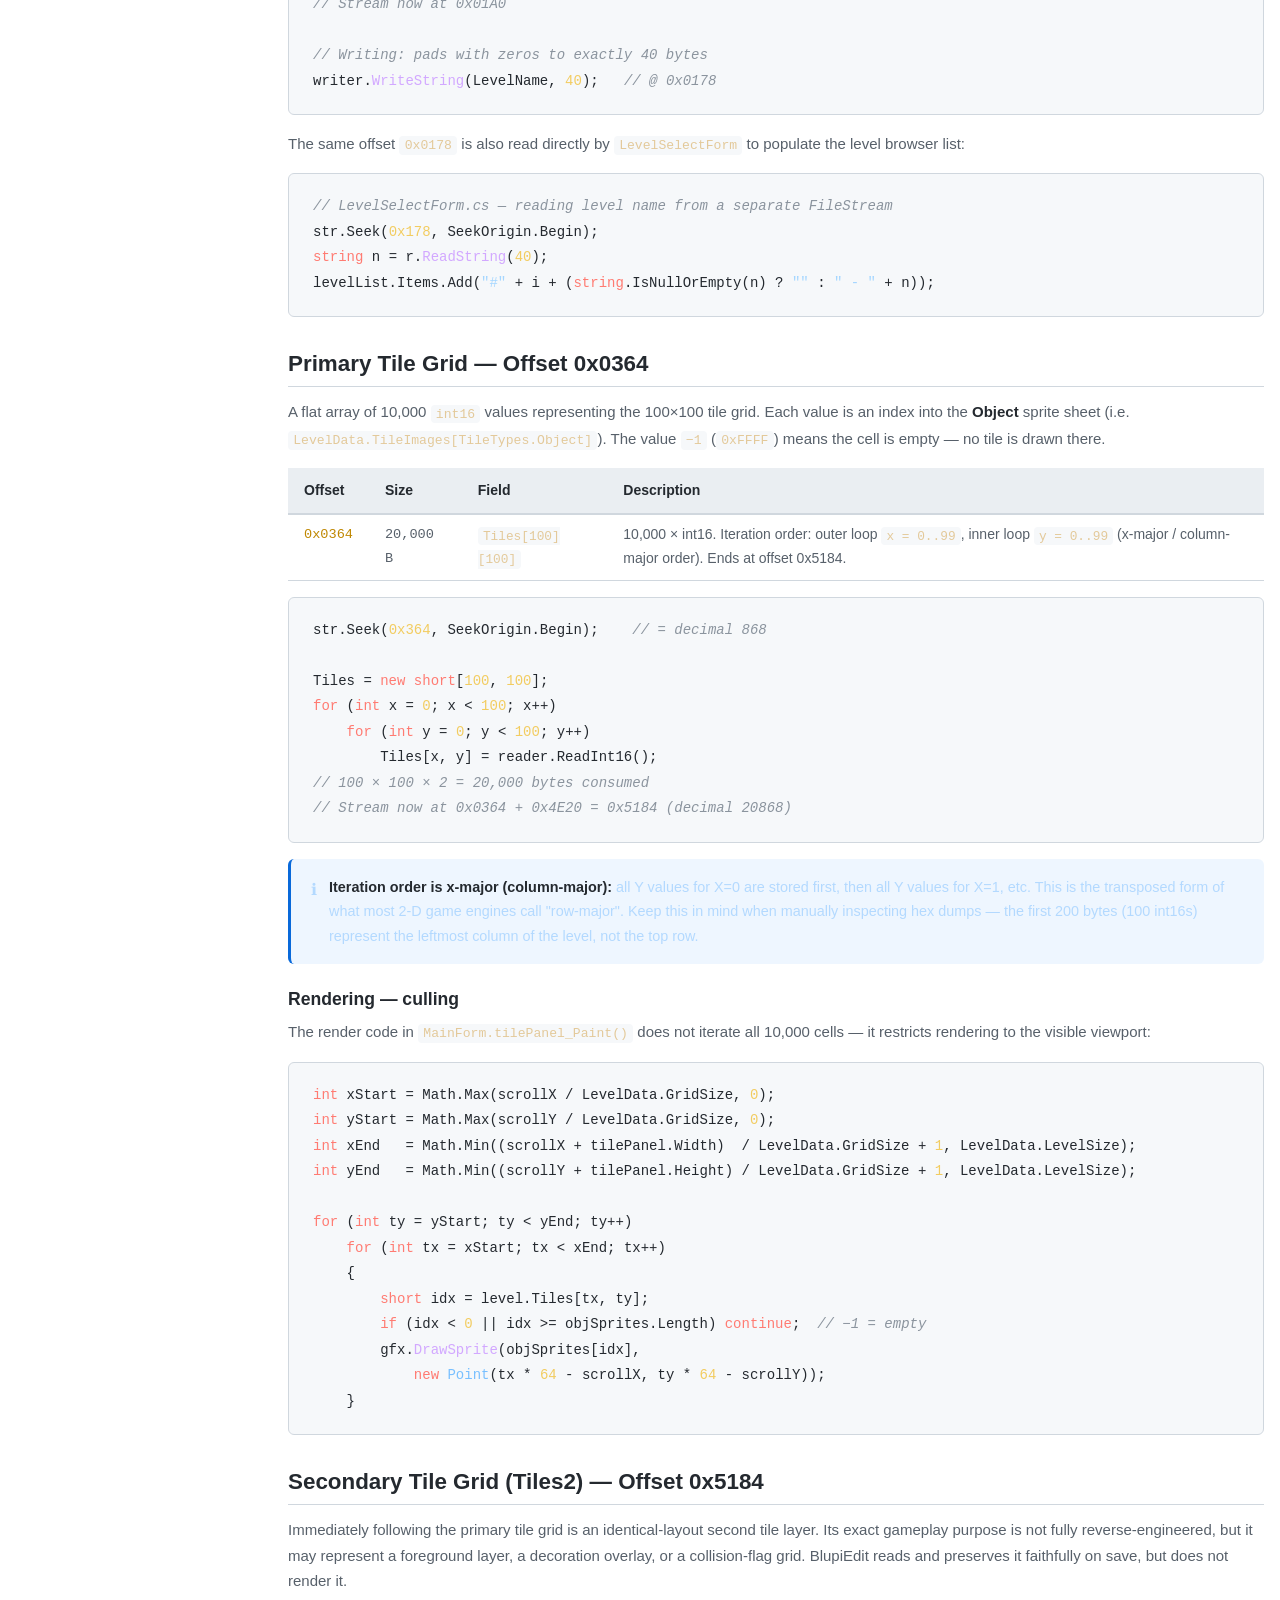
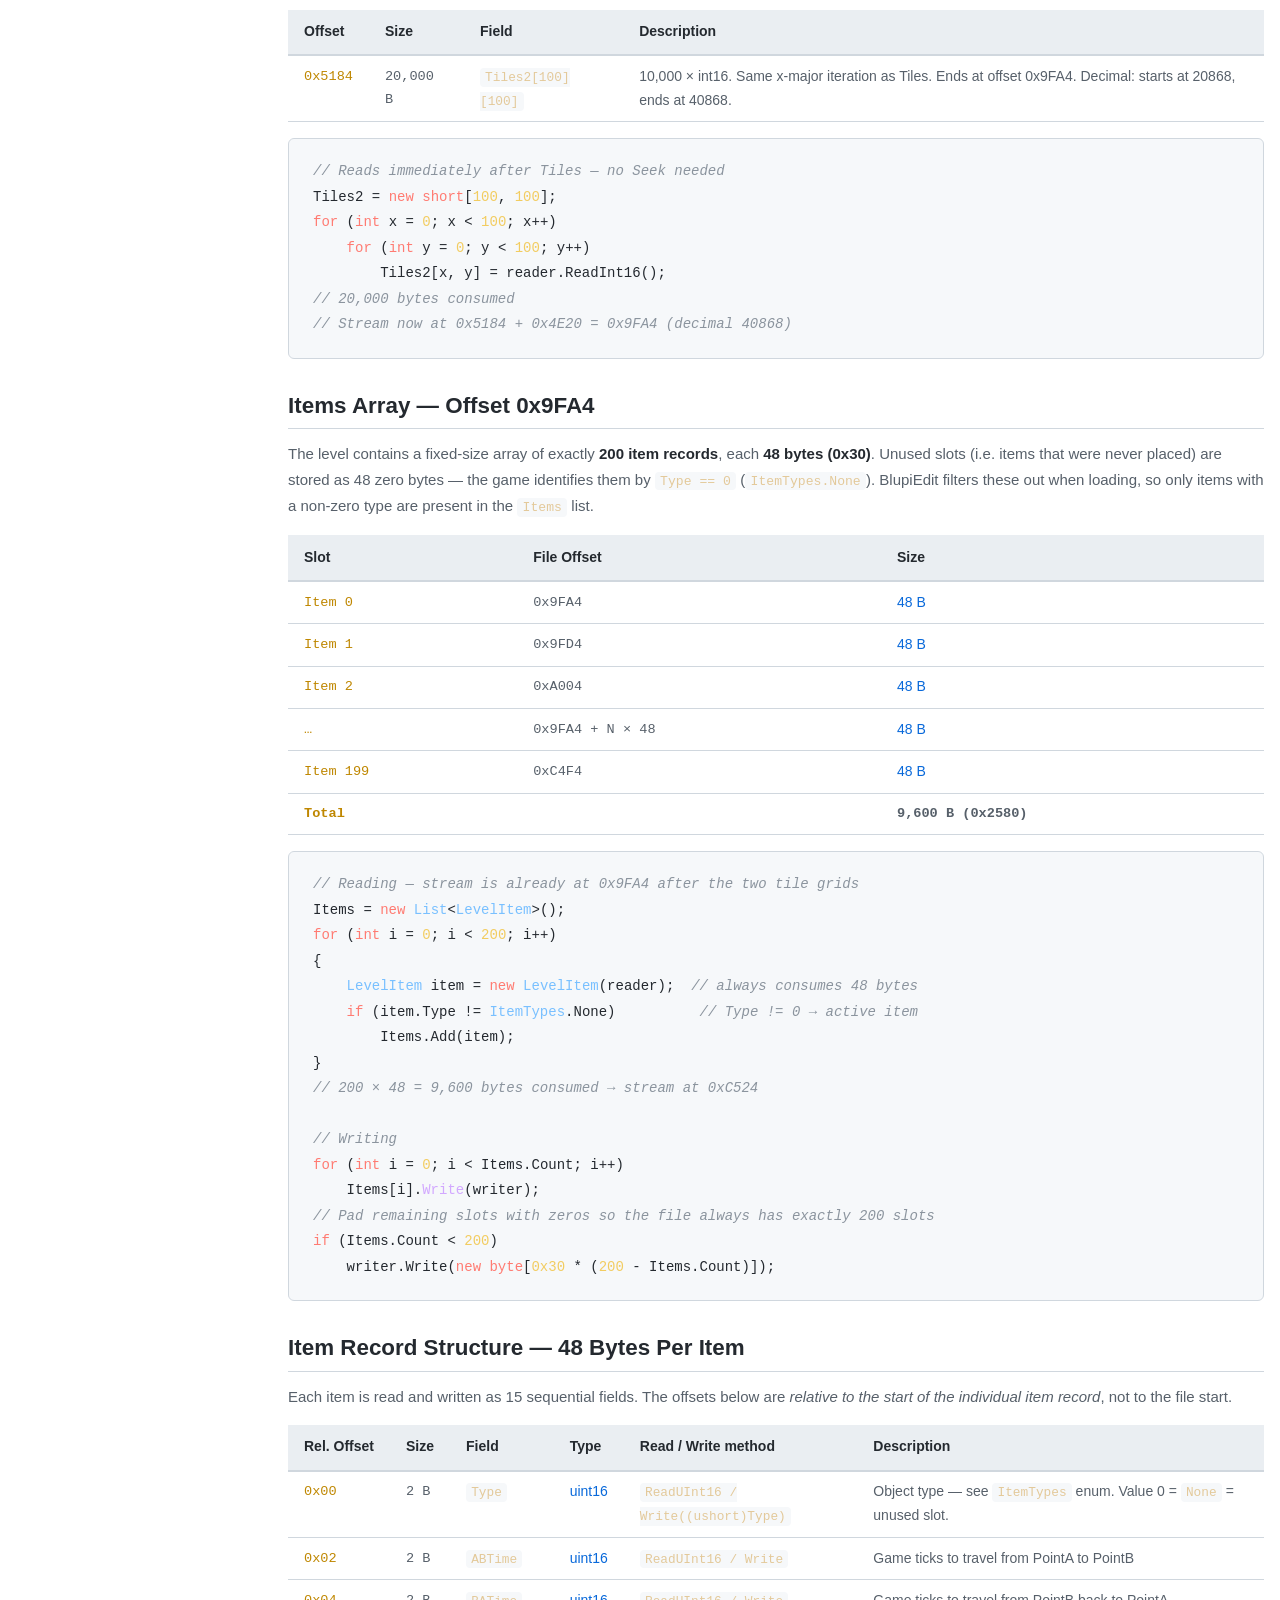
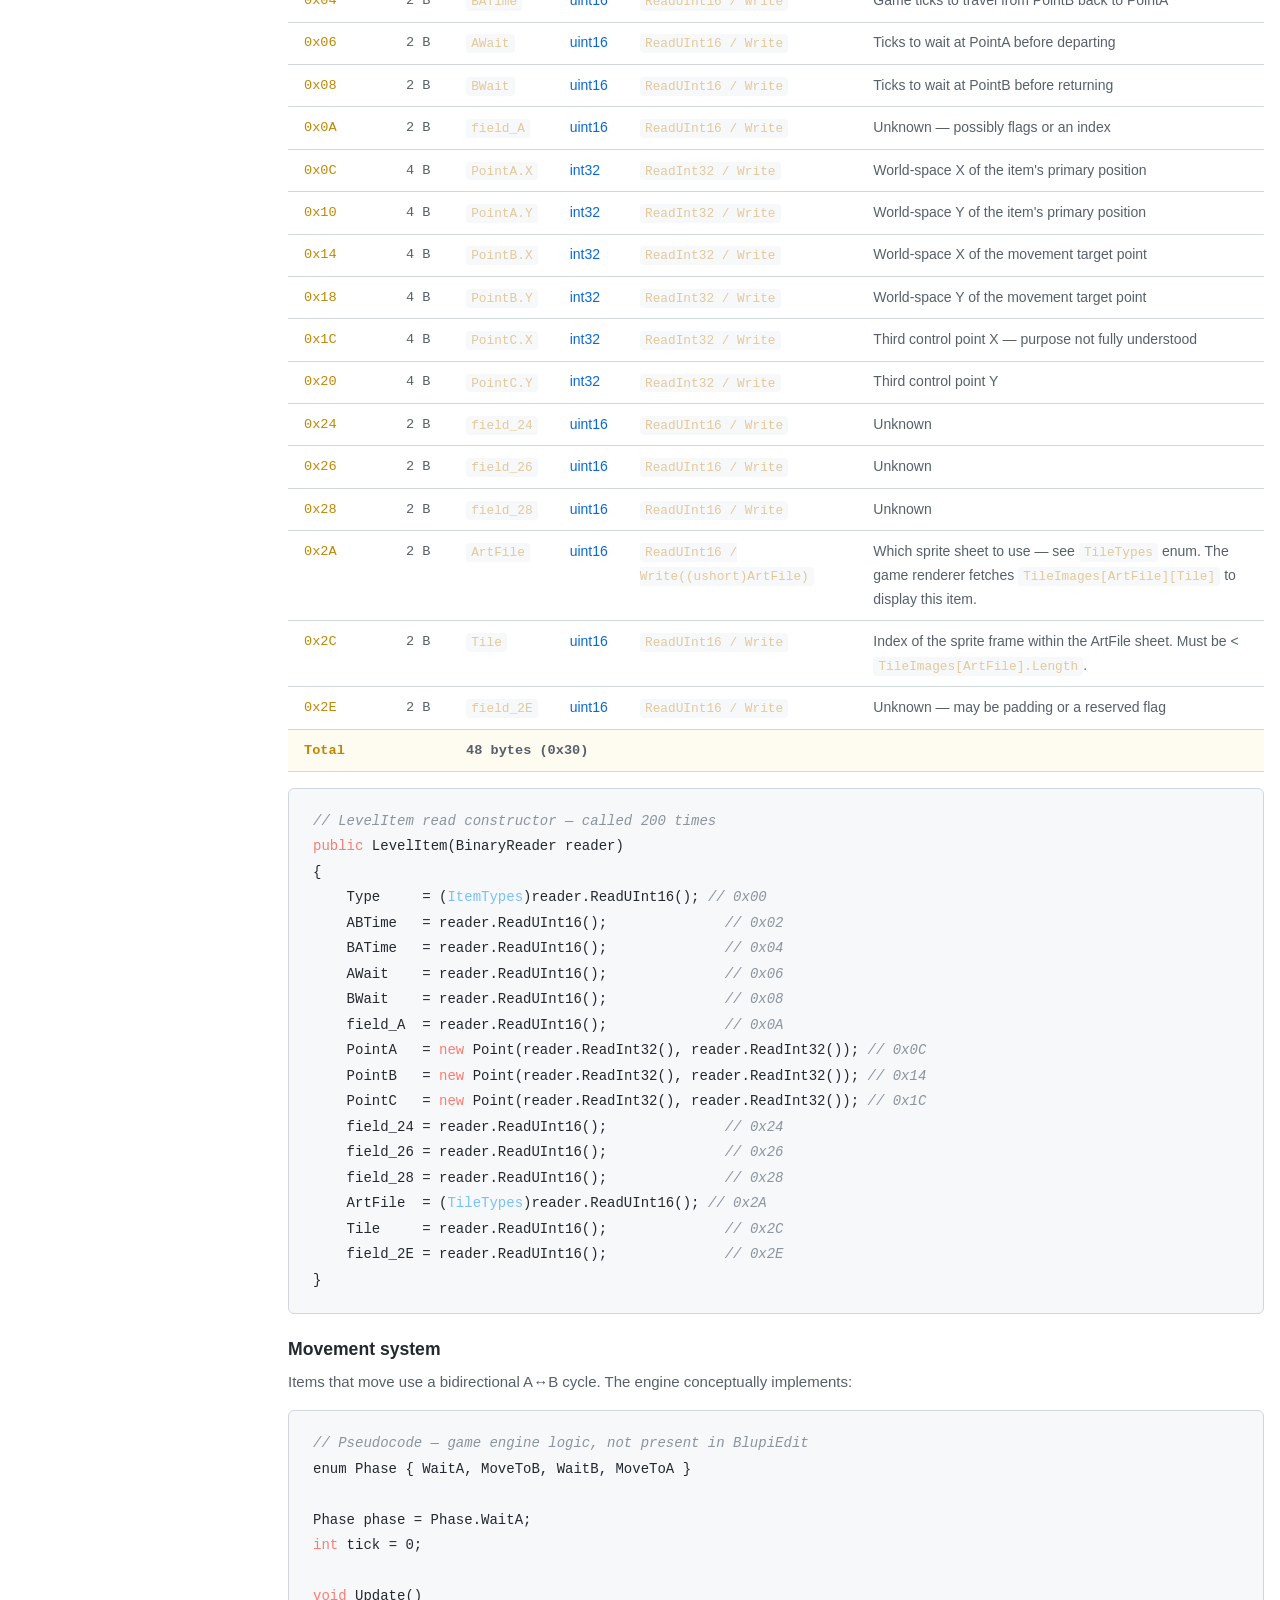
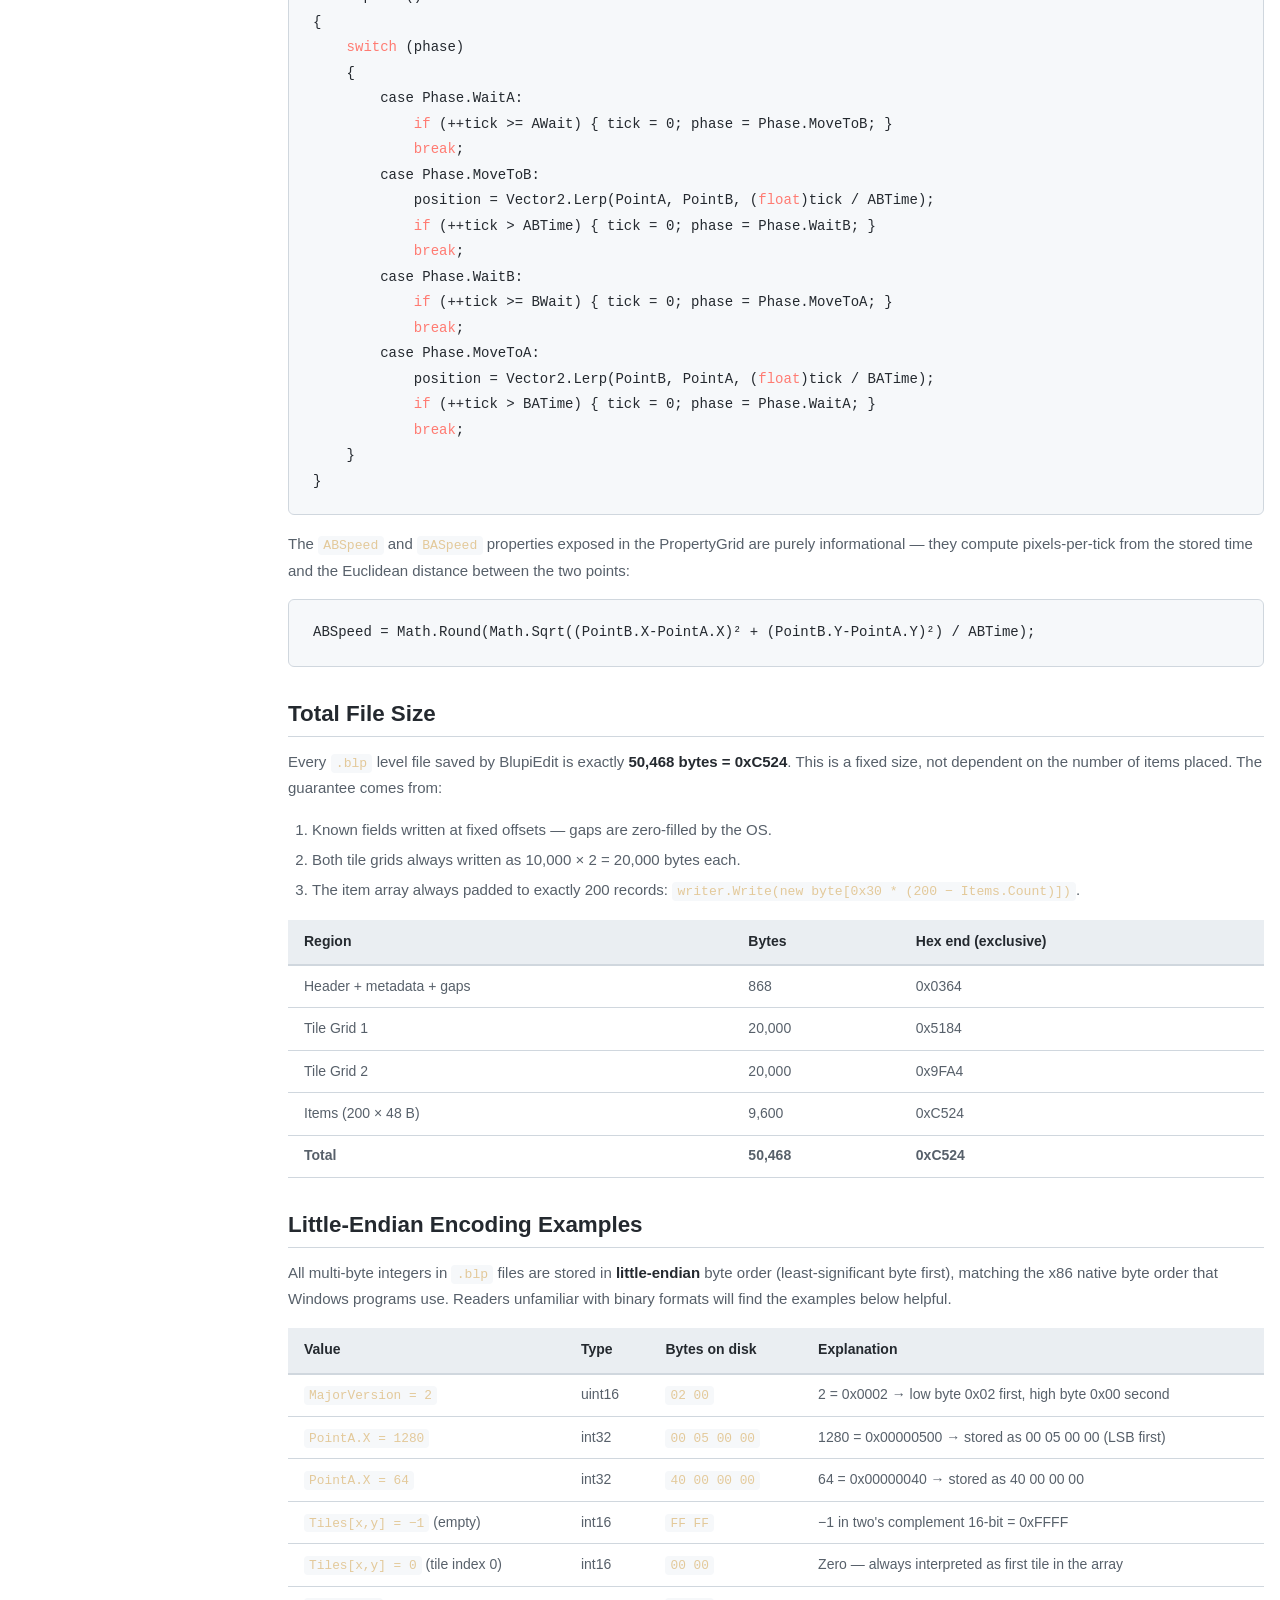
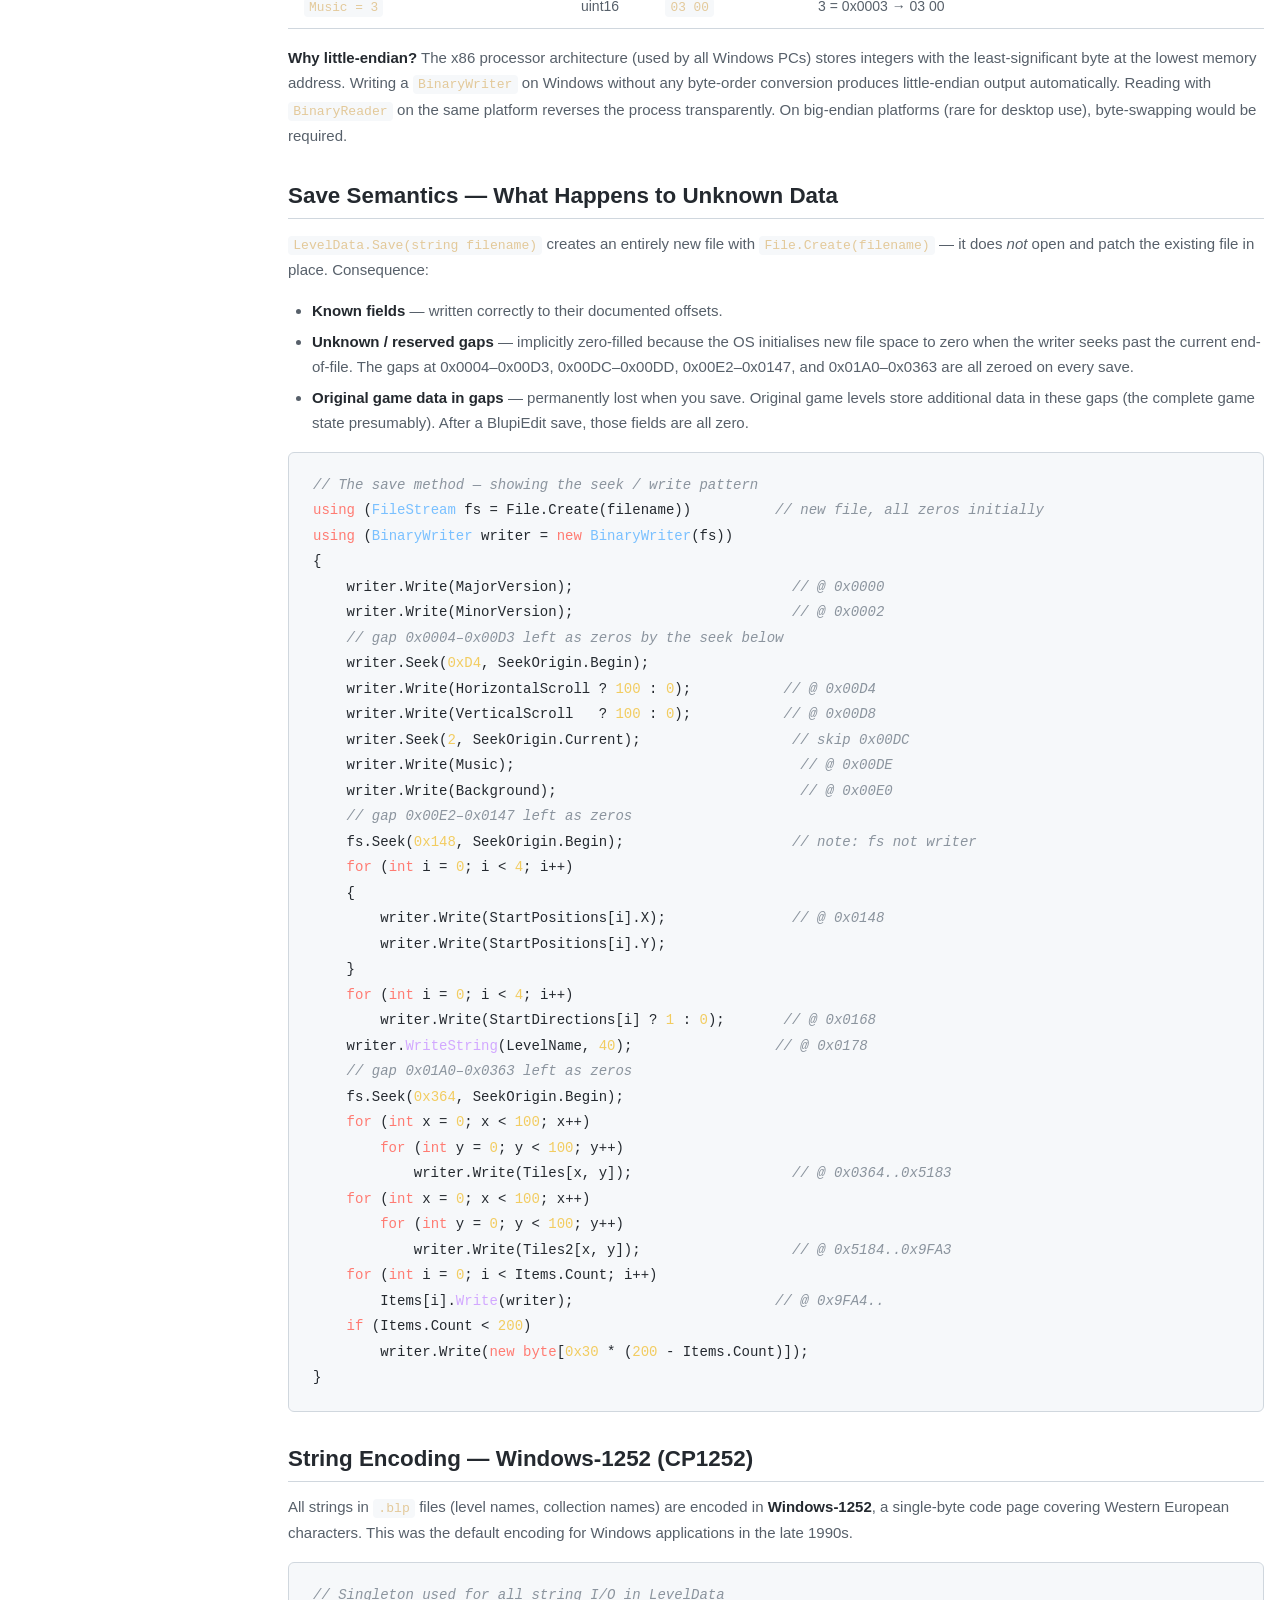
<file: web/file-format.html>
<!DOCTYPE html>
<html lang="en">
<head>
<meta charset="UTF-8">
<meta name="viewport" content="width=device-width, initial-scale=1.0">
<title>BLP File Format – BlupiEdit Documentation</title>
<link rel="stylesheet" href="css/style.css">
</head>
<body>

<header>
  <a class="logo" href="index.html"><div class="logo-icon">B</div>BlupiEdit</a>
  <nav>
    <a href="index.html">Overview</a>
    <a href="architecture.html">Architecture</a>
    <a href="file-format.html" class="active">BLP Format</a>
    <a href="items.html">Item Types</a>
    <a href="tiles.html">Tiles &amp; Sprites</a>
    <a href="classes.html">API Reference</a>
    <a href="game-context.html">Game Context</a>
  </nav>
  <button class="theme-toggle" id="theme-toggle" aria-label="Toggle theme">&#9728;</button>
  <button class="hamburger" id="hamburger" aria-label="Toggle navigation" aria-expanded="false">
    <span></span><span></span><span></span>
  </button>
  <div class="header-search">
    <span class="search-icon">&#9906;</span>
    <input id="search-input" type="search" placeholder="Search documentation…" autocomplete="off">
    <div id="search-results"></div>
  </div>
</header>

<div class="page-wrap">
<aside class="sidebar">
  <div class="sidebar-section">
    <h4>On this page</h4>
  </div>
</aside>

<main>
<h1>BLP File Format</h1>
<p>
  Complete binary specification of the <code>.blp</code> level file used by Speedy Blupi II.
  All offsets, sizes, and field semantics are derived directly from
  <code>BlupiEdit/LevelData.cs</code> — the authoritative source.
</p>

<div class="callout callout-warn">
  <span class="callout-icon">&#9888;</span>
  <p>
    All multi-byte integers are <strong>little-endian</strong>.
    Fields marked <em>"Unknown / reserved"</em> are not read by BlupiEdit.
    When saving, BlupiEdit writes zero bytes into those positions.
  </p>
</div>

<!-- ══════════════════════════════════════════════════════════════════ -->
<h2 id="overview">Overview</h2>

<p>
  A <code>.blp</code> level file is a flat, fixed-layout binary structure with
  <strong>no magic bytes, no compression, and no variable-length sections</strong>.
  Fields are written and read by seeking to hard-coded byte offsets.
  The format stores:
</p>
<ul>
  <li>Two 16-bit version numbers</li>
  <li>Level metadata (scroll mode, music index, background index)</li>
  <li>Up to 4 player start positions and facing directions</li>
  <li>A 40-byte level name in Windows-1252 encoding</li>
  <li>Two independent 100×100 tile grids (primary and secondary layer)</li>
  <li>Exactly 200 game-object records (unused slots are all-zero)</li>
</ul>
<p>
  Despite sharing the <code>.blp</code> extension, <strong>level files and image files
  are unrelated formats</strong>. Image <code>.blp</code> files are standard Windows BMP.
  The file type is determined entirely by directory context.
</p>

<!-- ══════════════════════════════════════════════════════════════════ -->
<h2 id="memory-map">Complete Memory Map</h2>

<p>
  The table below covers every byte in the file.
  Decimal values are shown in parentheses where useful.
</p>

<div class="table-wrap">
<table class="offset-table">
<thead>
  <tr>
    <th>Start</th><th>End&nbsp;(excl.)</th><th>Bytes</th>
    <th>Field / Section</th><th>Type</th><th>Notes</th>
  </tr>
</thead>
<tbody>
  <tr class="tr-known">
    <td>0x0000</td><td>0x0002</td><td>2</td>
    <td><code>MajorVersion</code></td><td class="td-type">uint16</td>
    <td>Format major version number</td>
  </tr>
  <tr class="tr-known">
    <td>0x0002</td><td>0x0004</td><td>2</td>
    <td><code>MinorVersion</code></td><td class="td-type">uint16</td>
    <td>Format minor version number</td>
  </tr>
  <tr class="tr-unk">
    <td>0x0004</td><td>0x00D4</td><td>208</td>
    <td><em>Unknown / reserved</em></td><td></td>
    <td>Not read; written as zeros on save</td>
  </tr>
  <tr class="tr-known">
    <td>0x00D4</td><td>0x00D8</td><td>4</td>
    <td><code>HorizontalScroll</code></td><td class="td-type">int32</td>
    <td>100 = enabled, 0 = disabled</td>
  </tr>
  <tr class="tr-known">
    <td>0x00D8</td><td>0x00DC</td><td>4</td>
    <td><code>VerticalScroll</code></td><td class="td-type">int32</td>
    <td>100 = enabled, 0 = disabled</td>
  </tr>
  <tr class="tr-unk">
    <td>0x00DC</td><td>0x00DE</td><td>2</td>
    <td><em>Unknown / reserved</em></td><td></td>
    <td>Explicitly skipped with <code>Seek(2, Current)</code> on both read and write</td>
  </tr>
  <tr class="tr-known">
    <td>0x00DE</td><td>0x00E0</td><td>2</td>
    <td><code>Music</code></td><td class="td-type">int16</td>
    <td>Music track index</td>
  </tr>
  <tr class="tr-known">
    <td>0x00E0</td><td>0x00E2</td><td>2</td>
    <td><code>Background</code></td><td class="td-type">int16</td>
    <td>Background image index N → loads <code>decor{N:000}.blp</code></td>
  </tr>
  <tr class="tr-unk">
    <td>0x00E2</td><td>0x0148</td><td>102</td>
    <td><em>Unknown / reserved</em></td><td></td>
    <td>Not read; written as zeros on save</td>
  </tr>
  <tr class="tr-known">
    <td>0x0148</td><td>0x014C</td><td>4</td>
    <td><code>StartPositions[0].X</code></td><td class="td-type">int32</td>
    <td>Player 1 start X in world pixels</td>
  </tr>
  <tr class="tr-known">
    <td>0x014C</td><td>0x0150</td><td>4</td>
    <td><code>StartPositions[0].Y</code></td><td class="td-type">int32</td>
    <td>Player 1 start Y in world pixels</td>
  </tr>
  <tr class="tr-known">
    <td>0x0150</td><td>0x0154</td><td>4</td>
    <td><code>StartPositions[1].X</code></td><td class="td-type">int32</td>
    <td>Player 2 start X</td>
  </tr>
  <tr class="tr-known">
    <td>0x0154</td><td>0x0158</td><td>4</td>
    <td><code>StartPositions[1].Y</code></td><td class="td-type">int32</td>
    <td>Player 2 start Y</td>
  </tr>
  <tr class="tr-known">
    <td>0x0158</td><td>0x015C</td><td>4</td>
    <td><code>StartPositions[2].X</code></td><td class="td-type">int32</td>
    <td>Player 3 start X</td>
  </tr>
  <tr class="tr-known">
    <td>0x015C</td><td>0x0160</td><td>4</td>
    <td><code>StartPositions[2].Y</code></td><td class="td-type">int32</td>
    <td>Player 3 start Y</td>
  </tr>
  <tr class="tr-known">
    <td>0x0160</td><td>0x0164</td><td>4</td>
    <td><code>StartPositions[3].X</code></td><td class="td-type">int32</td>
    <td>Player 4 start X</td>
  </tr>
  <tr class="tr-known">
    <td>0x0164</td><td>0x0168</td><td>4</td>
    <td><code>StartPositions[3].Y</code></td><td class="td-type">int32</td>
    <td>Player 4 start Y</td>
  </tr>
  <tr class="tr-known">
    <td>0x0168</td><td>0x016C</td><td>4</td>
    <td><code>StartDirections[0]</code></td><td class="td-type">int32</td>
    <td>Player 1 facing: non-zero = right, 0 = left</td>
  </tr>
  <tr class="tr-known">
    <td>0x016C</td><td>0x0170</td><td>4</td>
    <td><code>StartDirections[1]</code></td><td class="td-type">int32</td>
    <td>Player 2 facing</td>
  </tr>
  <tr class="tr-known">
    <td>0x0170</td><td>0x0174</td><td>4</td>
    <td><code>StartDirections[2]</code></td><td class="td-type">int32</td>
    <td>Player 3 facing</td>
  </tr>
  <tr class="tr-known">
    <td>0x0174</td><td>0x0178</td><td>4</td>
    <td><code>StartDirections[3]</code></td><td class="td-type">int32</td>
    <td>Player 4 facing</td>
  </tr>
  <tr class="tr-known">
    <td>0x0178</td><td>0x01A0</td><td>40</td>
    <td><code>LevelName</code></td><td class="td-type">char[40]</td>
    <td>Null-terminated string, CP1252, padded to exactly 40 bytes</td>
  </tr>
  <tr class="tr-unk">
    <td>0x01A0</td><td>0x0364</td><td>452</td>
    <td><em>Unknown / reserved</em></td><td></td>
    <td>Not read; written as zeros on save</td>
  </tr>
  <tr class="tr-tiles">
    <td>0x0364</td><td>0x5184</td><td>20,000</td>
    <td><code>Tiles[100][100]</code></td><td class="td-type">int16[10000]</td>
    <td>Primary tile grid; −1 = empty cell; x-major order</td>
  </tr>
  <tr class="tr-tiles">
    <td>0x5184</td><td>0x9FA4</td><td>20,000</td>
    <td><code>Tiles2[100][100]</code></td><td class="td-type">int16[10000]</td>
    <td>Secondary tile layer; same layout as Tiles</td>
  </tr>
  <tr class="tr-items">
    <td>0x9FA4</td><td>0xC524</td><td>9,600</td>
    <td><code>Items[200]</code></td><td class="td-type">struct[200]</td>
    <td>200 item records × 48 bytes; unused slots are all-zero</td>
  </tr>
  <tr style="font-weight:700; background: rgba(240,192,64,.07);">
    <td colspan="2"><strong>Total</strong></td><td><strong>50,468</strong></td>
    <td colspan="3">0xC524 bytes — always exact, every level file is the same size</td>
  </tr>
</tbody>
</table>
</div>

<!-- legend -->
<p style="margin-top:.5rem; font-size:.8rem; color:var(--text2);">
  Colour key:
  <span style="background:rgba(63,185,80,.12); border:1px solid rgba(63,185,80,.3); padding:.1rem .4rem; border-radius:4px; margin-right:.4rem;">green = fully documented field</span>
  <span style="background:rgba(248,81,73,.08); border:1px solid rgba(248,81,73,.3); padding:.1rem .4rem; border-radius:4px; margin-right:.4rem;">red = unknown / reserved region</span>
  <span style="background:rgba(88,166,255,.1); border:1px solid rgba(88,166,255,.3); padding:.1rem .4rem; border-radius:4px; margin-right:.4rem;">blue = tile grid</span>
  <span style="background:rgba(210,153,34,.1); border:1px solid rgba(210,153,34,.3); padding:.1rem .4rem; border-radius:4px;">amber = item array</span>
</p>

<style>
.tr-known td { background: rgba(63,185,80,.06); }
.tr-unk   td { background: rgba(248,81,73,.05); }
.tr-tiles td { background: rgba(88,166,255,.07); }
.tr-items td { background: rgba(210,153,34,.07); }
</style>

<!-- ══════════════════════════════════════════════════════════════════ -->
<h2 id="hexdump">Annotated Hex Dump</h2>

<p>
  The two extracts below show the raw bytes of a typical <code>.blp</code> level file
  (DefaultLevel.blp — blank level, all defaults). Colour coding identifies each region:
</p>

<p>
  <span class="hx-ver">&#9632; Version</span> &nbsp;
  <span class="hx-unk">&#9632; Unknown / gap</span> &nbsp;
  <span class="hx-scr">&#9632; Scroll flags</span> &nbsp;
  <span class="hx-mus">&#9632; Music &amp; Background</span> &nbsp;
  <span class="hx-nam">&#9632; Level name</span>
</p>

<p><strong>Extract 1 — File header (bytes 0x0000–0x003F)</strong></p>
<pre><code>Offset   00 01 02 03 04 05 06 07 08 09 0A 0B 0C 0D 0E 0F

0x0000   <span class="hx-ver">02 00</span> <span class="hx-ver">00 00</span> <span class="hx-unk">00 00 00 00 00 00 00 00 00 00 00 00</span>
         └──┬──┘ └──┬──┘ └────────────────────────────────┘
         MajorVer MinorVer        unknown gap begins

0x0010   <span class="hx-unk">00 00 00 00 00 00 00 00 00 00 00 00 00 00 00 00</span>
0x0020   <span class="hx-unk">00 00 00 00 00 00 00 00 00 00 00 00 00 00 00 00</span>
0x0030   <span class="hx-unk">00 00 00 00 00 00 00 00 00 00 00 00 00 00 00 00</span>
         └──────────────────────────────────────────────┘
              0x0004–0x00D3: large unknown gap (202 bytes)</code></pre>

<p><strong>Extract 2 — Scroll, Music, Background, and Level Name area</strong></p>
<pre><code>Offset   00 01 02 03 04 05 06 07 08 09 0A 0B 0C 0D 0E 0F

0x00D0   <span class="hx-unk">00 00 00 00</span> <span class="hx-scr">00 00</span> <span class="hx-scr">00 00</span> <span class="hx-unk">00 00 00 00 00 00</span> <span class="hx-mus">00 00</span>
                      └──┬──┘ └──┬──┘                   └──┬──┘
                   HorzScroll VertScroll              Music (0)

0x00E0   <span class="hx-mus">00 00</span> <span class="hx-unk">00 00 00 00 00 00 00 00 00 00 00 00 00 00</span>
         └──┬──┘
        Background (0)

         … (gap continues to 0x0178) …

0x0178   <span class="hx-nam">00 00 00 00 00 00 00 00 00 00 00 00 00 00 00 00</span>
         └──────────────────────────────────────────────┘
                    Level name — 32 bytes (empty here)</code></pre>

<div class="callout callout-info">
  <span class="callout-icon">&#8505;</span>
  <p>All multi-byte integers are stored in <strong>little-endian</strong> byte order.
  For example, <code>MajorVersion = 2</code> is stored as <code>02 00</code>, not <code>00 02</code>.
  See the <a href="#endianness">Little-Endian Examples</a> section for more detail.</p>
</div>

<h2 id="header">Header — Offset 0x0000</h2>

<p>
  The file opens with a two-field version record. The game uses these to determine
  which level format variant to apply.
</p>

<div class="table-wrap">
<table class="offset-table">
<thead><tr><th>Offset</th><th>Size</th><th>Field</th><th>Type</th><th>Description</th></tr></thead>
<tbody>
  <tr><td>0x0000</td><td>2 B</td><td><code>MajorVersion</code></td><td class="td-type">uint16</td><td>Major format version</td></tr>
  <tr><td>0x0002</td><td>2 B</td><td><code>MinorVersion</code></td><td class="td-type">uint16</td><td>Minor format version</td></tr>
</tbody>
</table>
</div>

<pre><code><span class="cm">// LevelData constructor — reading</span>
MajorVersion = reader.ReadUInt16();  <span class="cm">// position 0x0000, advances to 0x0002</span>
MinorVersion = reader.ReadUInt16();  <span class="cm">// position 0x0002, advances to 0x0004</span>

<span class="cm">// LevelData.Save — writing</span>
writer.Write(MajorVersion);          <span class="cm">// @ 0x0000</span>
writer.Write(MinorVersion);          <span class="cm">// @ 0x0002</span></code></pre>

<h3 id="version-values">Version Values in Practice</h3>

<p>
  The following version numbers have been observed in actual level files:
</p>

<div class="table-wrap">
<table>
<thead><tr><th>Source</th><th>MajorVersion</th><th>MinorVersion</th><th>Notes</th></tr></thead>
<tbody>
  <tr><td>Original World levels (Speedy Blupi II CD)</td><td>2</td><td>0</td><td>All original campaign levels use this version</td></tr>
  <tr><td>Original User levels (empty slots)</td><td>2</td><td>0</td><td>Same version — the game pre-populates empty user slots</td></tr>
  <tr><td>DefaultLevel.blp (embedded resource)</td><td>2</td><td>0</td><td>BlupiEdit's fallback blank level</td></tr>
  <tr><td>Levels saved by BlupiEdit</td><td>2</td><td>0</td><td>BlupiEdit preserves the values read from the original file on save</td></tr>
</tbody>
</table>
</div>

<div class="callout callout-info">
  <span class="callout-icon">&#8505;</span>
  <p>In practice, both fields are always <code>2</code> and <code>0</code> for all known Speedy Blupi II files. The game engine presumably uses them to gate format-specific parsing, but only one format variant is known to exist.</p>
</div>

<h3 id="defaultlevel-values">DefaultLevel.blp — Embedded Blank Level Field Values</h3>

<p>
  BlupiEdit embeds a minimal blank level (<code>DefaultLevel.blp</code>) as an assembly
  manifest resource. This is used as the initial content when a user level file does not
  yet exist. The following table shows the field values in that blank level:
</p>

<div class="table-wrap">
<table>
<thead><tr><th>Field</th><th>Value</th><th>Notes</th></tr></thead>
<tbody>
  <tr><td><code>MajorVersion</code></td><td>2</td><td>Same as all production levels</td></tr>
  <tr><td><code>MinorVersion</code></td><td>0</td><td>Same as all production levels</td></tr>
  <tr><td><code>HorizontalScroll</code></td><td>false (0)</td><td>Scrolling disabled by default</td></tr>
  <tr><td><code>VerticalScroll</code></td><td>false (0)</td><td>Scrolling disabled by default</td></tr>
  <tr><td><code>Music</code></td><td>0</td><td>Track 0 (first available track)</td></tr>
  <tr><td><code>Background</code></td><td>0</td><td>Decor image 0 (decor000.blp)</td></tr>
  <tr><td><code>StartPositions[0]</code></td><td>(64, 64)</td><td>Player 1 starts at tile (1,1) — one tile in from the top-left corner</td></tr>
  <tr><td><code>StartPositions[1–3]</code></td><td>(0, 0)</td><td>Players 2–4 at origin (unused in single-player levels)</td></tr>
  <tr><td><code>StartDirections[0]</code></td><td>true (non-zero)</td><td>Player 1 faces right</td></tr>
  <tr><td><code>StartDirections[1–3]</code></td><td>false (0)</td><td>Unused</td></tr>
  <tr><td><code>LevelName</code></td><td>"" (empty)</td><td>40 zero bytes — unnamed level</td></tr>
  <tr><td><code>Tiles</code></td><td>all −1</td><td>10,000 cells, all empty (0xFFFF each) — blank tile grid</td></tr>
  <tr><td><code>Tiles2</code></td><td>all −1</td><td>Secondary grid also blank</td></tr>
  <tr><td><code>Items</code></td><td>empty</td><td>200 zero-byte records — no items placed</td></tr>
</tbody>
</table>
</div>

<p>The resource is loaded via <code>Assembly.GetManifestResourceStream("BlupiEdit.DefaultLevel.blp")</code> and passed directly to the <code>LevelData(Stream)</code> constructor (the same parsing path used for normal files). This guarantees that even a brand-new user level slot has a valid, self-consistent initial state.</p>

<!-- ══════════════════════════════════════════════════════════════════ -->
<h2 id="unknown-gaps">Unknown / Reserved Gaps</h2>

<p>
  BlupiEdit does not read or interpret the following regions of the file.
  They are present in original game level files but their semantics are unknown.
</p>

<div class="table-wrap">
<table class="offset-table">
<thead><tr><th>Start</th><th>End (excl.)</th><th>Bytes (decimal)</th><th>Notes</th></tr></thead>
<tbody>
  <tr><td>0x0004</td><td>0x00D4</td><td>208</td><td>After version numbers, before scroll flags</td></tr>
  <tr><td>0x00DC</td><td>0x00DE</td><td>2</td><td>Between scroll flags and Music; explicitly skipped in both read and write paths</td></tr>
  <tr><td>0x00E2</td><td>0x0148</td><td>102</td><td>After Background index, before start positions</td></tr>
  <tr><td>0x01A0</td><td>0x0364</td><td>452</td><td>After level name, before tile grid — largest unknown region</td></tr>
</tbody>
</table>
</div>

<div class="callout callout-danger">
  <span class="callout-icon">&#9888;</span>
  <p>
    <strong>Data loss on save:</strong> BlupiEdit's <code>Save()</code> method creates the
    output file from scratch with <code>File.Create()</code>, then seeks to known positions
    and writes only documented fields. The unknown regions are <em>zero-filled</em> in the
    saved file, regardless of what the original file contained.
    This means saving a vanilla game level with BlupiEdit may reset unknown game flags
    (e.g. level completion, difficulty settings, or event triggers) stored in those gaps.
  </p>
</div>

<!-- ══════════════════════════════════════════════════════════════════ -->
<h2 id="scroll">Scroll Flags — Offset 0x00D4</h2>

<div class="table-wrap">
<table class="offset-table">
<thead><tr><th>Offset</th><th>Size</th><th>Field</th><th>Type</th><th>Values</th><th>Description</th></tr></thead>
<tbody>
  <tr>
    <td>0x00D4</td><td>4 B</td><td><code>HorizontalScroll</code></td><td class="td-type">int32</td>
    <td><code>100</code> or <code>0</code></td>
    <td>Allows the camera to scroll left/right</td>
  </tr>
  <tr>
    <td>0x00D8</td><td>4 B</td><td><code>VerticalScroll</code></td><td class="td-type">int32</td>
    <td><code>100</code> or <code>0</code></td>
    <td>Allows the camera to scroll up/down</td>
  </tr>
  <tr>
    <td>0x00DC</td><td>2 B</td><td><em>Unknown</em></td><td></td><td></td>
    <td>Skipped with <code>Seek(2, SeekOrigin.Current)</code></td>
  </tr>
</tbody>
</table>
</div>

<pre><code><span class="cm">// Reading — both use int32, converted to bool</span>
str.Seek(<span class="nu">0xD4</span>, SeekOrigin.Begin);
HorizontalScroll = reader.ReadInt32() == <span class="nu">100</span>;  <span class="cm">// @ 0x00D4</span>
VerticalScroll   = reader.ReadInt32() == <span class="nu">100</span>;  <span class="cm">// @ 0x00D8</span>
str.Seek(<span class="nu">2</span>, SeekOrigin.Current);               <span class="cm">// skip 0x00DC–0x00DD</span>

<span class="cm">// Writing — bool converted back to int32</span>
writer.Seek(<span class="nu">0xD4</span>, SeekOrigin.Begin);
writer.Write(HorizontalScroll ? <span class="nu">100</span> : <span class="nu">0</span>);  <span class="cm">// int32</span>
writer.Write(VerticalScroll   ? <span class="nu">100</span> : <span class="nu">0</span>);  <span class="cm">// int32</span>
writer.Seek(<span class="nu">2</span>, SeekOrigin.Current);         <span class="cm">// skip unknown 2 bytes</span></code></pre>

<div class="callout callout-info">
  <span class="callout-icon">&#8505;</span>
  <p>
    The scroll value is stored as a 32-bit integer with only the values 0 and 100 observed
    in practice. This may be a remnant of a "scroll speed percentage" design from the
    original codebase. The comparison <code>== 100</code> (not <code>!= 0</code>) means that
    any other non-zero value would evaluate to <code>false</code>.
  </p>
</div>

<!-- ══════════════════════════════════════════════════════════════════ -->
<h2 id="music-bg">Music &amp; Background — Offset 0x00DE</h2>

<div class="table-wrap">
<table class="offset-table">
<thead><tr><th>Offset</th><th>Size</th><th>Field</th><th>Type</th><th>Description</th></tr></thead>
<tbody>
  <tr>
    <td>0x00DE</td><td>2 B</td><td><code>Music</code></td><td class="td-type">int16</td>
    <td>Music track index played during this level</td>
  </tr>
  <tr>
    <td>0x00E0</td><td>2 B</td><td><code>Background</code></td><td class="td-type">int16</td>
    <td>
      Background image index <em>N</em> — the game loads
      <code>IMAGE16/decor{N:000}.blp</code> and tiles it across the level at half
      scroll speed to create a parallax effect. E.g. <code>Background = 5</code>
      loads <code>decor005.blp</code>.
    </td>
  </tr>
</tbody>
</table>
</div>

<pre><code><span class="cm">// After skipping the unknown 2 bytes @ 0x00DC:</span>
Music      = reader.ReadInt16();  <span class="cm">// @ 0x00DE</span>
Background = reader.ReadInt16();  <span class="cm">// @ 0x00E0</span>
<span class="cm">// Stream now at 0x00E2</span></code></pre>

<!-- ══════════════════════════════════════════════════════════════════ -->
<h2 id="start-positions">Start Positions — Offset 0x0148</h2>

<p>
  Up to four player start positions are stored as absolute world-space pixel coordinates,
  immediately followed by four facing-direction flags.
  All coordinates are measured from the top-left corner of the level world
  (0,0) and can range from 0 to <code>PixelSize − 1</code> (i.e. 0–6399).
</p>

<div class="table-wrap">
<table class="offset-table">
<thead><tr><th>Offset</th><th>Size</th><th>Field</th><th>Type</th><th>Description</th></tr></thead>
<tbody>
  <tr><td>0x0148</td><td>4 B</td><td><code>StartPositions[0].X</code></td><td class="td-type">int32</td><td>Player 1 — X pixel coordinate</td></tr>
  <tr><td>0x014C</td><td>4 B</td><td><code>StartPositions[0].Y</code></td><td class="td-type">int32</td><td>Player 1 — Y pixel coordinate</td></tr>
  <tr><td>0x0150</td><td>4 B</td><td><code>StartPositions[1].X</code></td><td class="td-type">int32</td><td>Player 2 — X</td></tr>
  <tr><td>0x0154</td><td>4 B</td><td><code>StartPositions[1].Y</code></td><td class="td-type">int32</td><td>Player 2 — Y</td></tr>
  <tr><td>0x0158</td><td>4 B</td><td><code>StartPositions[2].X</code></td><td class="td-type">int32</td><td>Player 3 — X</td></tr>
  <tr><td>0x015C</td><td>4 B</td><td><code>StartPositions[2].Y</code></td><td class="td-type">int32</td><td>Player 3 — Y</td></tr>
  <tr><td>0x0160</td><td>4 B</td><td><code>StartPositions[3].X</code></td><td class="td-type">int32</td><td>Player 4 — X</td></tr>
  <tr><td>0x0164</td><td>4 B</td><td><code>StartPositions[3].Y</code></td><td class="td-type">int32</td><td>Player 4 — Y</td></tr>
  <tr><td>0x0168</td><td>4 B</td><td><code>StartDirections[0]</code></td><td class="td-type">int32</td><td>Player 1 — non-zero = facing right; zero = facing left</td></tr>
  <tr><td>0x016C</td><td>4 B</td><td><code>StartDirections[1]</code></td><td class="td-type">int32</td><td>Player 2 direction</td></tr>
  <tr><td>0x0170</td><td>4 B</td><td><code>StartDirections[2]</code></td><td class="td-type">int32</td><td>Player 3 direction</td></tr>
  <tr><td>0x0174</td><td>4 B</td><td><code>StartDirections[3]</code></td><td class="td-type">int32</td><td>Player 4 direction</td></tr>
</tbody>
</table>
</div>

<pre><code>str.Seek(<span class="nu">0x148</span>, SeekOrigin.Begin);

StartPositions = <span class="kw">new</span> <span class="ty">Point</span>[<span class="nu">4</span>];
<span class="kw">for</span> (<span class="kw">int</span> i = <span class="nu">0</span>; i &lt; <span class="nu">4</span>; i++)
    StartPositions[i] = <span class="kw">new</span> <span class="ty">Point</span>(reader.ReadInt32(), reader.ReadInt32());
<span class="cm">// 4 × 8 bytes = 32 bytes → stream now at 0x0168</span>

StartDirections = <span class="kw">new bool</span>[<span class="nu">4</span>];
<span class="kw">for</span> (<span class="kw">int</span> i = <span class="nu">0</span>; i &lt; <span class="nu">4</span>; i++)
    StartDirections[i] = reader.ReadInt32() != <span class="nu">0</span>;
<span class="cm">// 4 × 4 bytes = 16 bytes → stream now at 0x0178</span></code></pre>

<p>
  In the level preview shown by <code>LevelSelectForm</code>, only
  <code>StartPositions[0]</code> and <code>StartDirections[0]</code> are used
  to centre the 512×512 px thumbnail and to choose which Blupi sprite frame
  (index 0 = facing right, index 1 = facing left) to draw.
</p>

<!-- ══════════════════════════════════════════════════════════════════ -->
<h2 id="level-name">Level Name — Offset 0x0178</h2>

<div class="table-wrap">
<table class="offset-table">
<thead><tr><th>Offset</th><th>Size</th><th>Field</th><th>Type</th><th>Description</th></tr></thead>
<tbody>
  <tr>
    <td>0x0178</td><td>40 B</td><td><code>LevelName</code></td><td class="td-type">char[40]</td>
    <td>
      Null-terminated string encoded in Windows-1252 (CP1252).
      If the name is shorter than 40 bytes, the remainder is zero-padded.
      The maximum usable name length is therefore 39 characters + one null byte.
    </td>
  </tr>
</tbody>
</table>
</div>

<pre><code><span class="cm">// Reading: custom extension method that stops at the first 0x00 byte</span>
LevelName = reader.<span class="fn">ReadString</span>(<span class="nu">40</span>);   <span class="cm">// @ 0x0178, always consumes 40 bytes</span>
<span class="cm">// Stream now at 0x01A0</span>

<span class="cm">// Writing: pads with zeros to exactly 40 bytes</span>
writer.<span class="fn">WriteString</span>(LevelName, <span class="nu">40</span>);   <span class="cm">// @ 0x0178</span></code></pre>

<p>
  The same offset <code>0x0178</code> is also read directly by
  <code>LevelSelectForm</code> to populate the level browser list:
</p>
<pre><code><span class="cm">// LevelSelectForm.cs — reading level name from a separate FileStream</span>
str.Seek(<span class="nu">0x178</span>, SeekOrigin.Begin);
<span class="kw">string</span> n = r.<span class="fn">ReadString</span>(<span class="nu">40</span>);
levelList.Items.Add(<span class="st">"#"</span> + i + (<span class="kw">string</span>.IsNullOrEmpty(n) ? <span class="st">""</span> : <span class="st">" - "</span> + n));</code></pre>

<!-- ══════════════════════════════════════════════════════════════════ -->
<h2 id="tile-grid">Primary Tile Grid — Offset 0x0364</h2>

<p>
  A flat array of 10,000 <code>int16</code> values representing the 100×100 tile
  grid. Each value is an index into the <strong>Object</strong> sprite sheet
  (i.e. <code>LevelData.TileImages[TileTypes.Object]</code>).
  The value <code>−1</code> (<code>0xFFFF</code>) means the cell is empty — no
  tile is drawn there.
</p>

<div class="table-wrap">
<table class="offset-table">
<thead><tr><th>Offset</th><th>Size</th><th>Field</th><th>Description</th></tr></thead>
<tbody>
  <tr>
    <td>0x0364</td><td>20,000 B</td><td><code>Tiles[100][100]</code></td>
    <td>
      10,000 × int16. Iteration order: outer loop <code>x = 0..99</code>,
      inner loop <code>y = 0..99</code> (x-major / column-major order).
      Ends at offset 0x5184.
    </td>
  </tr>
</tbody>
</table>
</div>

<pre><code>str.Seek(<span class="nu">0x364</span>, SeekOrigin.Begin);    <span class="cm">// = decimal 868</span>

Tiles = <span class="kw">new short</span>[<span class="nu">100</span>, <span class="nu">100</span>];
<span class="kw">for</span> (<span class="kw">int</span> x = <span class="nu">0</span>; x &lt; <span class="nu">100</span>; x++)
    <span class="kw">for</span> (<span class="kw">int</span> y = <span class="nu">0</span>; y &lt; <span class="nu">100</span>; y++)
        Tiles[x, y] = reader.ReadInt16();
<span class="cm">// 100 × 100 × 2 = 20,000 bytes consumed</span>
<span class="cm">// Stream now at 0x0364 + 0x4E20 = 0x5184 (decimal 20868)</span></code></pre>

<div class="callout callout-info">
  <span class="callout-icon">&#8505;</span>
  <p>
    <strong>Iteration order is x-major (column-major):</strong> all Y values for X=0 are
    stored first, then all Y values for X=1, etc. This is the transposed form of what most
    2-D game engines call "row-major". Keep this in mind when manually inspecting hex dumps —
    the first 200 bytes (100 int16s) represent the leftmost column of the level, not the top row.
  </p>
</div>

<h3>Rendering — culling</h3>
<p>
  The render code in <code>MainForm.tilePanel_Paint()</code> does not iterate all 10,000
  cells — it restricts rendering to the visible viewport:
</p>
<pre><code><span class="kw">int</span> xStart = Math.Max(scrollX / LevelData.GridSize, <span class="nu">0</span>);
<span class="kw">int</span> yStart = Math.Max(scrollY / LevelData.GridSize, <span class="nu">0</span>);
<span class="kw">int</span> xEnd   = Math.Min((scrollX + tilePanel.Width)  / LevelData.GridSize + <span class="nu">1</span>, LevelData.LevelSize);
<span class="kw">int</span> yEnd   = Math.Min((scrollY + tilePanel.Height) / LevelData.GridSize + <span class="nu">1</span>, LevelData.LevelSize);

<span class="kw">for</span> (<span class="kw">int</span> ty = yStart; ty &lt; yEnd; ty++)
    <span class="kw">for</span> (<span class="kw">int</span> tx = xStart; tx &lt; xEnd; tx++)
    {
        <span class="kw">short</span> idx = level.Tiles[tx, ty];
        <span class="kw">if</span> (idx &lt; <span class="nu">0</span> || idx &gt;= objSprites.Length) <span class="kw">continue</span>;  <span class="cm">// −1 = empty</span>
        gfx.<span class="fn">DrawSprite</span>(objSprites[idx],
            <span class="kw">new</span> <span class="ty">Point</span>(tx * <span class="nu">64</span> - scrollX, ty * <span class="nu">64</span> - scrollY));
    }</code></pre>

<!-- ══════════════════════════════════════════════════════════════════ -->
<h2 id="tile-grid-2">Secondary Tile Grid (Tiles2) — Offset 0x5184</h2>

<p>
  Immediately following the primary tile grid is an identical-layout second tile layer.
  Its exact gameplay purpose is not fully reverse-engineered, but it may represent
  a foreground layer, a decoration overlay, or a collision-flag grid.
  BlupiEdit reads and preserves it faithfully on save, but does not render it.
</p>

<div class="table-wrap">
<table class="offset-table">
<thead><tr><th>Offset</th><th>Size</th><th>Field</th><th>Description</th></tr></thead>
<tbody>
  <tr>
    <td>0x5184</td><td>20,000 B</td><td><code>Tiles2[100][100]</code></td>
    <td>
      10,000 × int16. Same x-major iteration as Tiles. Ends at offset 0x9FA4.
      Decimal: starts at 20868, ends at 40868.
    </td>
  </tr>
</tbody>
</table>
</div>

<pre><code><span class="cm">// Reads immediately after Tiles — no Seek needed</span>
Tiles2 = <span class="kw">new short</span>[<span class="nu">100</span>, <span class="nu">100</span>];
<span class="kw">for</span> (<span class="kw">int</span> x = <span class="nu">0</span>; x &lt; <span class="nu">100</span>; x++)
    <span class="kw">for</span> (<span class="kw">int</span> y = <span class="nu">0</span>; y &lt; <span class="nu">100</span>; y++)
        Tiles2[x, y] = reader.ReadInt16();
<span class="cm">// 20,000 bytes consumed</span>
<span class="cm">// Stream now at 0x5184 + 0x4E20 = 0x9FA4 (decimal 40868)</span></code></pre>

<!-- ══════════════════════════════════════════════════════════════════ -->
<h2 id="items-array">Items Array — Offset 0x9FA4</h2>

<p>
  The level contains a fixed-size array of exactly <strong>200 item records</strong>,
  each <strong>48 bytes (0x30)</strong>. Unused slots (i.e. items that were never placed)
  are stored as 48 zero bytes — the game identifies them by <code>Type == 0</code>
  (<code>ItemTypes.None</code>). BlupiEdit filters these out when loading, so only
  items with a non-zero type are present in the <code>Items</code> list.
</p>

<div class="table-wrap">
<table class="offset-table">
<thead><tr><th>Slot</th><th>File Offset</th><th>Size</th></tr></thead>
<tbody>
  <tr><td>Item 0</td><td>0x9FA4</td><td>48 B</td></tr>
  <tr><td>Item 1</td><td>0x9FD4</td><td>48 B</td></tr>
  <tr><td>Item 2</td><td>0xA004</td><td>48 B</td></tr>
  <tr><td>…</td><td>0x9FA4 + N × 48</td><td>48 B</td></tr>
  <tr><td>Item 199</td><td>0xC4F4</td><td>48 B</td></tr>
  <tr style="font-weight:700;"><td colspan="2">Total</td><td>9,600 B (0x2580)</td></tr>
</tbody>
</table>
</div>

<pre><code><span class="cm">// Reading — stream is already at 0x9FA4 after the two tile grids</span>
Items = <span class="kw">new</span> <span class="ty">List</span>&lt;<span class="ty">LevelItem</span>&gt;();
<span class="kw">for</span> (<span class="kw">int</span> i = <span class="nu">0</span>; i &lt; <span class="nu">200</span>; i++)
{
    <span class="ty">LevelItem</span> item = <span class="kw">new</span> <span class="ty">LevelItem</span>(reader);  <span class="cm">// always consumes 48 bytes</span>
    <span class="kw">if</span> (item.Type != <span class="ty">ItemTypes</span>.None)          <span class="cm">// Type != 0 → active item</span>
        Items.Add(item);
}
<span class="cm">// 200 × 48 = 9,600 bytes consumed → stream at 0xC524</span>

<span class="cm">// Writing</span>
<span class="kw">for</span> (<span class="kw">int</span> i = <span class="nu">0</span>; i &lt; Items.Count; i++)
    Items[i].<span class="fn">Write</span>(writer);
<span class="cm">// Pad remaining slots with zeros so the file always has exactly 200 slots</span>
<span class="kw">if</span> (Items.Count &lt; <span class="nu">200</span>)
    writer.Write(<span class="kw">new byte</span>[<span class="nu">0x30</span> * (<span class="nu">200</span> - Items.Count)]);</code></pre>

<!-- ══════════════════════════════════════════════════════════════════ -->
<h2 id="item-struct">Item Record Structure — 48 Bytes Per Item</h2>

<p>
  Each item is read and written as 15 sequential fields. The offsets below are
  <em>relative to the start of the individual item record</em>, not to the file start.
</p>

<div class="table-wrap">
<table class="offset-table">
<thead>
  <tr>
    <th>Rel. Offset</th><th>Size</th><th>Field</th><th>Type</th>
    <th>Read / Write method</th><th>Description</th>
  </tr>
</thead>
<tbody>
  <tr>
    <td>0x00</td><td>2 B</td><td><code>Type</code></td><td class="td-type">uint16</td>
    <td><code>ReadUInt16 / Write((ushort)Type)</code></td>
    <td>
      Object type — see <code>ItemTypes</code> enum.
      Value 0 = <code>None</code> = unused slot.
    </td>
  </tr>
  <tr>
    <td>0x02</td><td>2 B</td><td><code>ABTime</code></td><td class="td-type">uint16</td>
    <td><code>ReadUInt16 / Write</code></td>
    <td>Game ticks to travel from PointA to PointB</td>
  </tr>
  <tr>
    <td>0x04</td><td>2 B</td><td><code>BATime</code></td><td class="td-type">uint16</td>
    <td><code>ReadUInt16 / Write</code></td>
    <td>Game ticks to travel from PointB back to PointA</td>
  </tr>
  <tr>
    <td>0x06</td><td>2 B</td><td><code>AWait</code></td><td class="td-type">uint16</td>
    <td><code>ReadUInt16 / Write</code></td>
    <td>Ticks to wait at PointA before departing</td>
  </tr>
  <tr>
    <td>0x08</td><td>2 B</td><td><code>BWait</code></td><td class="td-type">uint16</td>
    <td><code>ReadUInt16 / Write</code></td>
    <td>Ticks to wait at PointB before returning</td>
  </tr>
  <tr>
    <td>0x0A</td><td>2 B</td><td><code>field_A</code></td><td class="td-type">uint16</td>
    <td><code>ReadUInt16 / Write</code></td>
    <td>Unknown — possibly flags or an index</td>
  </tr>
  <tr>
    <td>0x0C</td><td>4 B</td><td><code>PointA.X</code></td><td class="td-type">int32</td>
    <td><code>ReadInt32 / Write</code></td>
    <td>World-space X of the item's primary position</td>
  </tr>
  <tr>
    <td>0x10</td><td>4 B</td><td><code>PointA.Y</code></td><td class="td-type">int32</td>
    <td><code>ReadInt32 / Write</code></td>
    <td>World-space Y of the item's primary position</td>
  </tr>
  <tr>
    <td>0x14</td><td>4 B</td><td><code>PointB.X</code></td><td class="td-type">int32</td>
    <td><code>ReadInt32 / Write</code></td>
    <td>World-space X of the movement target point</td>
  </tr>
  <tr>
    <td>0x18</td><td>4 B</td><td><code>PointB.Y</code></td><td class="td-type">int32</td>
    <td><code>ReadInt32 / Write</code></td>
    <td>World-space Y of the movement target point</td>
  </tr>
  <tr>
    <td>0x1C</td><td>4 B</td><td><code>PointC.X</code></td><td class="td-type">int32</td>
    <td><code>ReadInt32 / Write</code></td>
    <td>Third control point X — purpose not fully understood</td>
  </tr>
  <tr>
    <td>0x20</td><td>4 B</td><td><code>PointC.Y</code></td><td class="td-type">int32</td>
    <td><code>ReadInt32 / Write</code></td>
    <td>Third control point Y</td>
  </tr>
  <tr>
    <td>0x24</td><td>2 B</td><td><code>field_24</code></td><td class="td-type">uint16</td>
    <td><code>ReadUInt16 / Write</code></td>
    <td>Unknown</td>
  </tr>
  <tr>
    <td>0x26</td><td>2 B</td><td><code>field_26</code></td><td class="td-type">uint16</td>
    <td><code>ReadUInt16 / Write</code></td>
    <td>Unknown</td>
  </tr>
  <tr>
    <td>0x28</td><td>2 B</td><td><code>field_28</code></td><td class="td-type">uint16</td>
    <td><code>ReadUInt16 / Write</code></td>
    <td>Unknown</td>
  </tr>
  <tr>
    <td>0x2A</td><td>2 B</td><td><code>ArtFile</code></td><td class="td-type">uint16</td>
    <td><code>ReadUInt16 / Write((ushort)ArtFile)</code></td>
    <td>
      Which sprite sheet to use — see <code>TileTypes</code> enum.
      The game renderer fetches
      <code>TileImages[ArtFile][Tile]</code> to display this item.
    </td>
  </tr>
  <tr>
    <td>0x2C</td><td>2 B</td><td><code>Tile</code></td><td class="td-type">uint16</td>
    <td><code>ReadUInt16 / Write</code></td>
    <td>
      Index of the sprite frame within the ArtFile sheet.
      Must be &lt; <code>TileImages[ArtFile].Length</code>.
    </td>
  </tr>
  <tr>
    <td>0x2E</td><td>2 B</td><td><code>field_2E</code></td><td class="td-type">uint16</td>
    <td><code>ReadUInt16 / Write</code></td>
    <td>Unknown — may be padding or a reserved flag</td>
  </tr>
  <tr style="font-weight:700; background:rgba(240,192,64,.07);">
    <td colspan="2"><strong>Total</strong></td><td colspan="4"><strong>48 bytes (0x30)</strong></td>
  </tr>
</tbody>
</table>
</div>

<pre><code><span class="cm">// LevelItem read constructor — called 200 times</span>
<span class="kw">public</span> LevelItem(BinaryReader reader)
{
    Type     = (<span class="ty">ItemTypes</span>)reader.ReadUInt16(); <span class="cm">// 0x00</span>
    ABTime   = reader.ReadUInt16();              <span class="cm">// 0x02</span>
    BATime   = reader.ReadUInt16();              <span class="cm">// 0x04</span>
    AWait    = reader.ReadUInt16();              <span class="cm">// 0x06</span>
    BWait    = reader.ReadUInt16();              <span class="cm">// 0x08</span>
    field_A  = reader.ReadUInt16();              <span class="cm">// 0x0A</span>
    PointA   = <span class="kw">new</span> Point(reader.ReadInt32(), reader.ReadInt32()); <span class="cm">// 0x0C</span>
    PointB   = <span class="kw">new</span> Point(reader.ReadInt32(), reader.ReadInt32()); <span class="cm">// 0x14</span>
    PointC   = <span class="kw">new</span> Point(reader.ReadInt32(), reader.ReadInt32()); <span class="cm">// 0x1C</span>
    field_24 = reader.ReadUInt16();              <span class="cm">// 0x24</span>
    field_26 = reader.ReadUInt16();              <span class="cm">// 0x26</span>
    field_28 = reader.ReadUInt16();              <span class="cm">// 0x28</span>
    ArtFile  = (<span class="ty">TileTypes</span>)reader.ReadUInt16(); <span class="cm">// 0x2A</span>
    Tile     = reader.ReadUInt16();              <span class="cm">// 0x2C</span>
    field_2E = reader.ReadUInt16();              <span class="cm">// 0x2E</span>
}</code></pre>

<h3>Movement system</h3>
<p>
  Items that move use a bidirectional A↔B cycle. The engine conceptually implements:
</p>
<pre><code><span class="cm">// Pseudocode — game engine logic, not present in BlupiEdit</span>
enum Phase { WaitA, MoveToB, WaitB, MoveToA }

Phase phase = Phase.WaitA;
<span class="kw">int</span> tick = 0;

<span class="kw">void</span> Update()
{
    <span class="kw">switch</span> (phase)
    {
        case Phase.WaitA:
            <span class="kw">if</span> (++tick >= AWait) { tick = 0; phase = Phase.MoveToB; }
            <span class="kw">break</span>;
        case Phase.MoveToB:
            position = Vector2.Lerp(PointA, PointB, (<span class="kw">float</span>)tick / ABTime);
            <span class="kw">if</span> (++tick > ABTime) { tick = 0; phase = Phase.WaitB; }
            <span class="kw">break</span>;
        case Phase.WaitB:
            <span class="kw">if</span> (++tick >= BWait) { tick = 0; phase = Phase.MoveToA; }
            <span class="kw">break</span>;
        case Phase.MoveToA:
            position = Vector2.Lerp(PointB, PointA, (<span class="kw">float</span>)tick / BATime);
            <span class="kw">if</span> (++tick > BATime) { tick = 0; phase = Phase.WaitA; }
            <span class="kw">break</span>;
    }
}</code></pre>

<p>
  The <code>ABSpeed</code> and <code>BASpeed</code> properties exposed in the
  PropertyGrid are purely informational — they compute pixels-per-tick from
  the stored time and the Euclidean distance between the two points:
</p>
<pre><code>ABSpeed = Math.Round(Math.Sqrt((PointB.X-PointA.X)² + (PointB.Y-PointA.Y)²) / ABTime);</code></pre>

<!-- ══════════════════════════════════════════════════════════════════ -->
<h2 id="file-size">Total File Size</h2>

<p>
  Every <code>.blp</code> level file saved by BlupiEdit is exactly
  <strong>50,468 bytes = 0xC524</strong>. This is a fixed size, not dependent on
  the number of items placed. The guarantee comes from:
</p>
<ol>
  <li>Known fields written at fixed offsets — gaps are zero-filled by the OS.</li>
  <li>Both tile grids always written as 10,000 × 2 = 20,000 bytes each.</li>
  <li>The item array always padded to exactly 200 records:
    <code>writer.Write(new byte[0x30 * (200 − Items.Count)])</code>.</li>
</ol>

<div class="table-wrap">
<table>
<thead><tr><th>Region</th><th>Bytes</th><th>Hex end (exclusive)</th></tr></thead>
<tbody>
  <tr><td>Header + metadata + gaps</td><td>868</td><td>0x0364</td></tr>
  <tr><td>Tile Grid 1</td><td>20,000</td><td>0x5184</td></tr>
  <tr><td>Tile Grid 2</td><td>20,000</td><td>0x9FA4</td></tr>
  <tr><td>Items (200 × 48 B)</td><td>9,600</td><td>0xC524</td></tr>
  <tr style="font-weight:700;"><td><strong>Total</strong></td><td><strong>50,468</strong></td><td><strong>0xC524</strong></td></tr>
</tbody>
</table>
</div>

<!-- ══════════════════════════════════════════════════════════════════ -->
<h2 id="endianness">Little-Endian Encoding Examples</h2>

<p>
  All multi-byte integers in <code>.blp</code> files are stored in
  <strong>little-endian</strong> byte order (least-significant byte first),
  matching the x86 native byte order that Windows programs use.
  Readers unfamiliar with binary formats will find the examples below helpful.
</p>

<div class="table-wrap">
<table>
<thead><tr><th>Value</th><th>Type</th><th>Bytes on disk</th><th>Explanation</th></tr></thead>
<tbody>
  <tr>
    <td><code>MajorVersion = 2</code></td>
    <td>uint16</td>
    <td><code>02 00</code></td>
    <td>2 = 0x0002 → low byte 0x02 first, high byte 0x00 second</td>
  </tr>
  <tr>
    <td><code>PointA.X = 1280</code></td>
    <td>int32</td>
    <td><code>00 05 00 00</code></td>
    <td>1280 = 0x00000500 → stored as 00 05 00 00 (LSB first)</td>
  </tr>
  <tr>
    <td><code>PointA.X = 64</code></td>
    <td>int32</td>
    <td><code>40 00 00 00</code></td>
    <td>64 = 0x00000040 → stored as 40 00 00 00</td>
  </tr>
  <tr>
    <td><code>Tiles[x,y] = −1</code> (empty)</td>
    <td>int16</td>
    <td><code>FF FF</code></td>
    <td>−1 in two's complement 16-bit = 0xFFFF</td>
  </tr>
  <tr>
    <td><code>Tiles[x,y] = 0</code> (tile index 0)</td>
    <td>int16</td>
    <td><code>00 00</code></td>
    <td>Zero — always interpreted as first tile in the array</td>
  </tr>
  <tr>
    <td><code>Music = 3</code></td>
    <td>uint16</td>
    <td><code>03 00</code></td>
    <td>3 = 0x0003 → 03 00</td>
  </tr>
</tbody>
</table>
</div>

<p>
  <strong>Why little-endian?</strong> The x86 processor architecture (used by all
  Windows PCs) stores integers with the least-significant byte at the lowest memory
  address. Writing a <code>BinaryWriter</code> on Windows without any byte-order
  conversion produces little-endian output automatically. Reading with
  <code>BinaryReader</code> on the same platform reverses the process transparently.
  On big-endian platforms (rare for desktop use), byte-swapping would be required.
</p>

<!-- ══════════════════════════════════════════════════════════════════ -->
<h2 id="save-semantics">Save Semantics — What Happens to Unknown Data</h2>

<p>
  <code>LevelData.Save(string filename)</code> creates an entirely new file with
  <code>File.Create(filename)</code> — it does <em>not</em> open and patch the
  existing file in place. Consequence:
</p>

<ul>
  <li>
    <strong>Known fields</strong> — written correctly to their documented offsets.
  </li>
  <li>
    <strong>Unknown / reserved gaps</strong> — implicitly zero-filled because
    the OS initialises new file space to zero when the writer seeks past the
    current end-of-file.
    The gaps at 0x0004–0x00D3, 0x00DC–0x00DD, 0x00E2–0x0147, and 0x01A0–0x0363
    are all zeroed on every save.
  </li>
  <li>
    <strong>Original game data in gaps</strong> — permanently lost when you save.
    Original game levels store additional data in these gaps (the complete game
    state presumably). After a BlupiEdit save, those fields are all zero.
  </li>
</ul>

<pre><code><span class="cm">// The save method — showing the seek / write pattern</span>
<span class="kw">using</span> (<span class="ty">FileStream</span> fs = File.Create(filename))          <span class="cm">// new file, all zeros initially</span>
<span class="kw">using</span> (<span class="ty">BinaryWriter</span> writer = <span class="kw">new</span> <span class="ty">BinaryWriter</span>(fs))
{
    writer.Write(MajorVersion);                          <span class="cm">// @ 0x0000</span>
    writer.Write(MinorVersion);                          <span class="cm">// @ 0x0002</span>
    <span class="cm">// gap 0x0004–0x00D3 left as zeros by the seek below</span>
    writer.Seek(<span class="nu">0xD4</span>, SeekOrigin.Begin);
    writer.Write(HorizontalScroll ? <span class="nu">100</span> : <span class="nu">0</span>);           <span class="cm">// @ 0x00D4</span>
    writer.Write(VerticalScroll   ? <span class="nu">100</span> : <span class="nu">0</span>);           <span class="cm">// @ 0x00D8</span>
    writer.Seek(<span class="nu">2</span>, SeekOrigin.Current);                  <span class="cm">// skip 0x00DC</span>
    writer.Write(Music);                                  <span class="cm">// @ 0x00DE</span>
    writer.Write(Background);                             <span class="cm">// @ 0x00E0</span>
    <span class="cm">// gap 0x00E2–0x0147 left as zeros</span>
    fs.Seek(<span class="nu">0x148</span>, SeekOrigin.Begin);                    <span class="cm">// note: fs not writer</span>
    <span class="kw">for</span> (<span class="kw">int</span> i = <span class="nu">0</span>; i &lt; <span class="nu">4</span>; i++)
    {
        writer.Write(StartPositions[i].X);               <span class="cm">// @ 0x0148</span>
        writer.Write(StartPositions[i].Y);
    }
    <span class="kw">for</span> (<span class="kw">int</span> i = <span class="nu">0</span>; i &lt; <span class="nu">4</span>; i++)
        writer.Write(StartDirections[i] ? <span class="nu">1</span> : <span class="nu">0</span>);       <span class="cm">// @ 0x0168</span>
    writer.<span class="fn">WriteString</span>(LevelName, <span class="nu">40</span>);                 <span class="cm">// @ 0x0178</span>
    <span class="cm">// gap 0x01A0–0x0363 left as zeros</span>
    fs.Seek(<span class="nu">0x364</span>, SeekOrigin.Begin);
    <span class="kw">for</span> (<span class="kw">int</span> x = <span class="nu">0</span>; x &lt; <span class="nu">100</span>; x++)
        <span class="kw">for</span> (<span class="kw">int</span> y = <span class="nu">0</span>; y &lt; <span class="nu">100</span>; y++)
            writer.Write(Tiles[x, y]);                   <span class="cm">// @ 0x0364..0x5183</span>
    <span class="kw">for</span> (<span class="kw">int</span> x = <span class="nu">0</span>; x &lt; <span class="nu">100</span>; x++)
        <span class="kw">for</span> (<span class="kw">int</span> y = <span class="nu">0</span>; y &lt; <span class="nu">100</span>; y++)
            writer.Write(Tiles2[x, y]);                  <span class="cm">// @ 0x5184..0x9FA3</span>
    <span class="kw">for</span> (<span class="kw">int</span> i = <span class="nu">0</span>; i &lt; Items.Count; i++)
        Items[i].<span class="fn">Write</span>(writer);                        <span class="cm">// @ 0x9FA4..</span>
    <span class="kw">if</span> (Items.Count &lt; <span class="nu">200</span>)
        writer.Write(<span class="kw">new byte</span>[<span class="nu">0x30</span> * (<span class="nu">200</span> - Items.Count)]);
}</code></pre>

<!-- ══════════════════════════════════════════════════════════════════ -->
<h2 id="encoding">String Encoding — Windows-1252 (CP1252)</h2>

<p>
  All strings in <code>.blp</code> files (level names, collection names) are encoded in
  <strong>Windows-1252</strong>, a single-byte code page covering Western European characters.
  This was the default encoding for Windows applications in the late 1990s.
</p>

<pre><code><span class="cm">// Singleton used for all string I/O in LevelData</span>
<span class="kw">static readonly</span> Encoding encoding = Encoding.GetEncoding(<span class="nu">1252</span>);
<span class="kw">public static</span> Encoding Encoding { <span class="kw">get</span> { <span class="kw">return</span> encoding; } }

<span class="cm">// Extension: reads a null-terminated CP1252 string, always consuming &lt;length&gt; bytes</span>
<span class="kw">public static string</span> ReadString(<span class="kw">this</span> BinaryReader br, <span class="kw">int</span> length)
{
    <span class="kw">byte</span>[] buffer = br.ReadBytes(length);          <span class="cm">// always reads exactly &lt;length&gt; bytes</span>
    <span class="kw">for</span> (<span class="kw">int</span> i = <span class="nu">0</span>; i &lt; length; i++)
        <span class="kw">if</span> (buffer[i] == <span class="nu">0</span>)
            <span class="kw">return</span> LevelData.Encoding.GetString(buffer, <span class="nu">0</span>, i);  <span class="cm">// stop at first null</span>
    <span class="kw">return</span> LevelData.Encoding.GetString(buffer);  <span class="cm">// no null found — use whole buffer</span>
}

<span class="cm">// Extension: writes CP1252 string, padded / truncated to exactly &lt;length&gt; bytes</span>
<span class="kw">public static void</span> WriteString(<span class="kw">this</span> BinaryWriter bw, <span class="kw">string</span> value, <span class="kw">int</span> length)
{
    <span class="kw">if</span> (value.Length &gt; length)
        value = value.Substring(<span class="nu">0</span>, length);
    bw.Write(LevelData.Encoding.GetBytes(value));
    <span class="kw">if</span> (length &gt; value.Length)
        bw.Write(<span class="kw">new byte</span>[length - value.Length]);   <span class="cm">// zero-pad remainder</span>
}</code></pre>

<div class="callout callout-info">
  <span class="callout-icon">&#8505;</span>
  <p>
    CP1252 is a superset of ISO-8859-1 (Latin-1) for the range 0x80–0x9F, where it
    defines printable characters such as €, ™, ©, ä, ö, ü. ASCII characters 0x00–0x7F
    are identical to UTF-8. For level names consisting only of ASCII characters there
    is no difference.
  </p>
</div>

<!-- ══════════════════════════════════════════════════════════════════ -->
<h2 id="level-paths">Level File Paths</h2>

<p>
  Level files live in the <code>data/</code> subdirectory of the game installation.
  The filename depends on the level collection (World or User):
</p>

<div class="table-wrap">
<table>
<thead><tr><th>Collection</th><th>UserID param</th><th>Path template</th><th>Max levels</th></tr></thead>
<tbody>
  <tr>
    <td>World levels</td><td>0</td>
    <td><code>data/world{N:000}.blp</code></td><td>399 (world001–world399)</td>
  </tr>
  <tr>
    <td>User 1 levels</td><td>1</td>
    <td><code>data/u001-{N:000}.blp</code></td><td>20 (u001-001–u001-020)</td>
  </tr>
  <tr>
    <td>User 2 levels</td><td>2</td>
    <td><code>data/u002-{N:000}.blp</code></td><td>20</td>
  </tr>
  <tr>
    <td>…</td><td>…</td><td>…</td><td>…</td>
  </tr>
  <tr>
    <td>User 8 levels</td><td>8</td>
    <td><code>data/u008-{N:000}.blp</code></td><td>20</td>
  </tr>
</tbody>
</table>
</div>

<pre><code><span class="kw">public static string</span> GetLevelName(<span class="kw">int</span> userid, <span class="kw">int</span> levelnum)
{
    <span class="kw">if</span> (userid != <span class="nu">0</span>)
        <span class="kw">return</span> FindPathCaseInsensitive(
            GamePath(<span class="st">"data"</span>, string.Format(<span class="st">"u{0:000}-{1:000}.blp"</span>, userid, levelnum)));
    <span class="kw">else</span>
        <span class="kw">return</span> FindPathCaseInsensitive(
            GamePath(<span class="st">"data"</span>, string.Format(<span class="st">"world{0:000}.blp"</span>, levelnum)));
}</code></pre>

<p>
  <code>FindPathCaseInsensitive(path)</code> performs a recursive, case-insensitive
  directory search to make the editor work on Linux/Mono where the filesystem is
  case-sensitive. If the exact path exists it is returned immediately; otherwise
  the parent directory is listed and a case-insensitive match is attempted.
</p>

<h3 id="path-collision">Save As Path Collision</h3>

<p>
  When the user invokes <em>File → Save As</em>, <code>LevelSelectForm</code> (in
  <code>LevelSelectFormMode.Save</code>) lets them pick any user-collection slot. If the
  chosen slot refers to an existing file, <code>File.Create(filename)</code> silently
  overwrites it — there is no confirmation dialog and no backup is made.
</p>

<p>Situations where path collision can occur:</p>

<div class="table-wrap">
<table>
<thead><tr><th>Scenario</th><th>Risk</th><th>Behaviour</th></tr></thead>
<tbody>
  <tr>
    <td>Save to own current path</td>
    <td>None</td>
    <td><code>CurrentLevelPath</code> is unchanged; file is overwritten in-place with the same data</td>
  </tr>
  <tr>
    <td>Save to a different existing user-level slot</td>
    <td>Medium — overwrites target</td>
    <td>Target file is <strong>immediately replaced</strong> with no warning. The overwritten level is permanently lost unless the user has a backup.</td>
  </tr>
  <tr>
    <td>Save to a World level slot</td>
    <td>High — overwrites original game file</td>
    <td>World levels are also writable via <code>GetLevelName(0, n)</code>. The original campaign level is overwritten. Only an external backup or game reinstall can restore it.</td>
  </tr>
  <tr>
    <td>Save to a slot whose file doesn't exist yet</td>
    <td>None</td>
    <td><code>File.Create</code> creates the file; the new slot becomes available in <code>LevelSelectForm</code></td>
  </tr>
  <tr>
    <td>Concurrent editing (two BlupiEdit instances, same file)</td>
    <td>Medium — last writer wins</td>
    <td>Both instances share the same on-disk file. The second save silently overwrites the first. No file-locking is used.</td>
  </tr>
</tbody>
</table>
</div>

<div class="callout callout-danger">
  <span class="callout-icon">&#9888;</span>
  <p>
    <strong>There is no undo for Save As.</strong> Once <code>File.Create</code> runs,
    the previous file contents are gone. Always back up the <code>data/</code> directory
    before making bulk edits or using Save As on levels you haven't copied elsewhere.
  </p>
</div>

<p>The internal sequence for Save As:</p>

<pre><code><span class="cm">// File → Save As handler in MainForm.cs</span>
<span class="kw">using</span> (<span class="ty">LevelSelectForm</span> dlg = <span class="kw">new</span> <span class="ty">LevelSelectForm</span>(<span class="ty">LevelSelectFormMode</span>.Save))
{
    <span class="kw">if</span> (dlg.<span class="fn">ShowDialog</span>(<span class="kw">this</span>) == <span class="ty">DialogResult</span>.OK)
    {
        LevelData.<span class="fn">ChangeLevelPath</span>(dlg.UserID, dlg.LevelNum); <span class="cm">// updates CurrentLevelPath</span>
        userid   = dlg.UserID;
        levelnum = dlg.LevelNum;
        LevelData.<span class="fn">SaveLevel</span>();  <span class="cm">// calls File.Create(CurrentLevelPath) — overwrites silently</span>
        <span class="fn">UpdateFormText</span>();
    }
}</code></pre>

<!-- ══════════════════════════════════════════════════════════════════ -->
<h2 id="info-blp">info*.blp Files — User Collection Metadata</h2>

<p>
  Files <code>data/info001.blp</code>–<code>data/info008.blp</code> each describe one
  of the 8 possible user level collections. They are separate files from regular level
  files and have their own distinct structure. BlupiEdit reads exactly one documented field
  from them.
</p>

<h3 id="info-blp-structure">Full Structure (best-effort reverse engineering)</h3>

<div class="table-wrap">
<table class="offset-table">
<thead><tr><th>Offset</th><th>End (excl.)</th><th>Bytes</th><th>Field</th><th>Type</th><th>Notes</th></tr></thead>
<tbody>
  <tr class="tr-unk"><td>0x0000</td><td>0x0002</td><td>2</td><td><em>Unknown</em></td><td></td><td>Possibly a version number; always 2 in observed files</td></tr>
  <tr class="tr-unk"><td>0x0002</td><td>0x0004</td><td>2</td><td><em>Unknown</em></td><td></td><td>Possibly minor version; always 0</td></tr>
  <tr class="tr-unk"><td>0x0004</td><td>0x0016</td><td>18</td><td><em>Unknown / reserved</em></td><td></td><td>Not read by BlupiEdit; likely game state / settings flags</td></tr>
  <tr class="tr-known"><td>0x0016</td><td>0x003E</td><td>40</td><td>Collection name</td><td class="td-type">char[40]</td><td>CP1252 null-terminated string; displayed as "User N — &lt;name&gt;" in the level browser</td></tr>
  <tr class="tr-unk"><td>0x003E</td><td>?</td><td>?</td><td><em>Unknown (remainder)</em></td><td></td><td>Total file size not yet verified; not read by BlupiEdit</td></tr>
</tbody>
</table>
</div>

<div class="callout callout-warn">
  <span class="callout-icon">&#9888;</span>
  <p>
    The table above is partially reverse-engineered. Only the 40-byte collection name at
    offset <code>0x0016</code> is confirmed by BlupiEdit's source. All other fields are
    inferred from file patterns or marked unknown. The total file size has not been verified.
  </p>
</div>

<h3 id="info-blp-discovery">Discovery Logic</h3>

<p>
  <code>LevelSelectForm</code> iterates <code>i = 1..8</code> and checks whether
  <code>info{i:000}.blp</code> exists. Collections are shown only for user IDs whose
  file is present. This means deleting an info file removes that collection from the browser.
</p>

<pre><code><span class="cm">// LevelSelectForm.cs</span>
<span class="kw">string</span> infoPath = LevelData.FindPathCaseInsensitive(
    LevelData.GamePath(<span class="st">"data"</span>, string.Format(<span class="st">"info{0:000}.blp"</span>, i)));
<span class="kw">if</span> (File.Exists(infoPath))
{
    users.Add(i);
    <span class="kw">using</span> (<span class="ty">FileStream</span> str = File.OpenRead(infoPath))
    <span class="kw">using</span> (<span class="ty">BinaryReader</span> r = <span class="kw">new</span> <span class="ty">BinaryReader</span>(str))
    {
        str.Seek(<span class="nu">0x16</span>, SeekOrigin.Begin);           <span class="cm">// skip 22 unknown bytes</span>
        levelSetList.Items.Add(<span class="st">"User "</span> + i + <span class="st">" - "</span> + r.ReadString(<span class="nu">40</span>));
    }
}</code></pre>

<!-- ══════════════════════════════════════════════════════════════════ -->
<h2 id="tileinfo-exe">TileInfo Tables Inside BLUPI.EXE</h2>

<p>
  Tile sprite metadata is not stored in the level files — it is embedded directly
  in the game executable at four hard-coded positions. These are read once when
  the user opens the EXE (<code>LevelData.LoadGame()</code>).
</p>

<div class="table-wrap">
<table class="offset-table">
<thead>
  <tr>
    <th>EXE Offset (hex)</th><th>EXE Offset (decimal)</th>
    <th>Static field</th><th>BMP sheet loaded</th><th>TileTypes key</th>
  </tr>
</thead>
<tbody>
  <tr>
    <td>0x00862F0</td><td>549,616</td>
    <td><code>BlupiTiles</code></td>
    <td>blupi000.blp, blupi001.blp, blupi002.blp, blupi003.blp</td>
    <td>Blupi000, Blupi001, Blupi002, Blupi003</td>
  </tr>
  <tr>
    <td>0x00872B8</td><td>553,656</td>
    <td><code>ObjectTiles</code></td>
    <td>object.blp</td>
    <td>Object</td>
  </tr>
  <tr>
    <td>0x00088768</td><td>558,952</td>
    <td><code>ElementTiles</code></td>
    <td>element.blp</td>
    <td>Element</td>
  </tr>
  <tr>
    <td>0x000894F8</td><td>562,424</td>
    <td><code>ExploTiles</code></td>
    <td>explo.blp</td>
    <td>Explo</td>
  </tr>
</tbody>
</table>
</div>

<h3>TileInfo record format (12 bytes each)</h3>

<p>
  Each TileInfo array starts with an <code>int16</code> count, then that many
  12-byte records:
</p>

<div class="table-wrap">
<table class="offset-table">
<thead><tr><th>Byte (within record)</th><th>Size</th><th>Field</th><th>Type</th><th>Description</th></tr></thead>
<tbody>
  <tr><td>0–1</td><td>2 B</td><td><code>Location.X</code></td><td class="td-type">int16</td><td>Source crop X within the BMP sheet</td></tr>
  <tr><td>2–3</td><td>2 B</td><td><code>Location.Y</code></td><td class="td-type">int16</td><td>Source crop Y</td></tr>
  <tr><td>4–5</td><td>2 B</td><td><code>Offset.X</code></td><td class="td-type">int16</td><td>Draw offset X — added to the sprite's world position before rendering</td></tr>
  <tr><td>6–7</td><td>2 B</td><td><code>Offset.Y</code></td><td class="td-type">int16</td><td>Draw offset Y</td></tr>
  <tr><td>8–9</td><td>2 B</td><td><code>Location.Width</code></td><td class="td-type">int16</td><td>Width of the crop rectangle</td></tr>
  <tr><td>10–11</td><td>2 B</td><td><code>Location.Height</code></td><td class="td-type">int16</td><td>Height of the crop rectangle</td></tr>
</tbody>
</table>
</div>

<pre><code><span class="cm">// TileInfo.Read — reads count prefix then count records</span>
<span class="kw">public static</span> TileInfo[] Read(Stream stream)
{
    BinaryReader reader = <span class="kw">new</span> BinaryReader(stream);
    TileInfo[] result = <span class="kw">new</span> TileInfo[reader.ReadInt16()]; <span class="cm">// 2 bytes: count</span>
    <span class="kw">for</span> (<span class="kw">int</span> i = <span class="nu">0</span>; i &lt; result.Length; i++)
        result[i] = <span class="kw">new</span> TileInfo(reader);               <span class="cm">// 12 bytes each</span>
    <span class="kw">return</span> result;
}

<span class="cm">// TileInfo constructor — 12 bytes consumed per call</span>
<span class="kw">public</span> TileInfo(BinaryReader reader)
{
    Point loc = <span class="kw">new</span> Point(reader.ReadInt16(), reader.ReadInt16()); <span class="cm">// X, Y  (4 B)</span>
    Offset   = <span class="kw">new</span> Point(reader.ReadInt16(), reader.ReadInt16()); <span class="cm">// offX, offY (4 B)</span>
    Location = <span class="kw">new</span> Rectangle(loc,
        <span class="kw">new</span> Size(reader.ReadInt16(), reader.ReadInt16()));         <span class="cm">// W, H  (4 B)</span>
}
<span class="cm">// Total per record: 4 + 4 + 4 = 12 bytes ✓</span></code></pre>

<pre><code><span class="cm">// Full LoadGame — EXE extraction sequence</span>
<span class="kw">using</span> (FileStream fs = File.OpenRead(filename))
{
    fs.Seek(<span class="nu">0x862F0</span>, SeekOrigin.Begin); BlupiTiles   = TileInfo.Read(fs);
    fs.Seek(<span class="nu">0x872B8</span>, SeekOrigin.Begin); ObjectTiles  = TileInfo.Read(fs);
    fs.Seek(<span class="nu">0x88768</span>, SeekOrigin.Begin); ElementTiles = TileInfo.Read(fs);
    fs.Seek(<span class="nu">0x894F8</span>, SeekOrigin.Begin); ExploTiles   = TileInfo.Read(fs);
}

<span class="cm">// For each TileTypes group, load the BMP sheet and clone individual frames</span>
<span class="kw">var</span> tmp = <span class="kw">new</span> List&lt;Sprite&gt;(BlupiTiles.Length);
<span class="kw">using</span> (Bitmap bmp = LoadImage(<span class="st">"blupi000"</span>))          <span class="cm">// loads from IMAGE16/ or IMAGE08/</span>
    <span class="kw">foreach</span> (TileInfo t <span class="kw">in</span> BlupiTiles)
        tmp.Add(<span class="kw">new</span> Sprite(bmp.Clone(t.Location, bmp.PixelFormat), t.Offset));
TileImages.Add(TileTypes.Blupi000, tmp.ToArray());   <span class="cm">// bmp disposed; only small clones remain</span>
<span class="cm">// ... repeated for Blupi001–003, Object, Element, Explo</span></code></pre>

<div class="callout callout-warn">
  <span class="callout-icon">&#9888;</span>
  <p>
    These EXE offsets are specific to the original Speedy Blupi II binary
    (the version shipped in the 1990s). Community patches, fan remakes, and
    the open-source Eggbert 2 port will have different layouts and the above
    offsets will not apply.
  </p>
</div>

</main>
</div>

<footer>
  <div class="footer-grid">
    <div class="footer-col">
      <h5>Navigate</h5>
      <a href="index.html">Overview</a>
      <a href="architecture.html">Architecture</a>
      <a href="file-format.html">BLP Format</a>
      <a href="items.html">Item Types</a>
      <a href="tiles.html">Tiles &amp; Sprites</a>
      <a href="classes.html">API Reference</a>
      <a href="game-context.html">Game Context</a>
      <a href="troubleshooting.html">Troubleshooting</a>
      <a href="faq.html">FAQ</a>
      <a href="contributing.html">Contributing</a>
      <a href="changelog.html">Changelog</a>
    </div>
    <div class="footer-col">
      <h5>Project</h5>
      <a href="https://github.com/openeggbert/BlupiEdit">GitHub Repository</a>
      <a href="https://github.com/openeggbert/BlupiEdit/issues">GitHub Issues</a>
      <a href="https://github.com/openeggbert/BlupiEdit/blob/master/LICENSE">License</a>
    </div>
    <div class="footer-col">
      <h5>About</h5>
      <p>BlupiEdit is an open-source level editor for Speedy Blupi&nbsp;II (Eggbert&nbsp;2), written in C# / Windows Forms.</p>
      <p class="footer-copy">&copy; 2026 openeggbert contributors</p>
    </div>
  </div>
</footer>
<button id="back-top" title="Back to top">&#8679;</button>
<script src="js/main.js"></script>
</body>
</html>
</file>
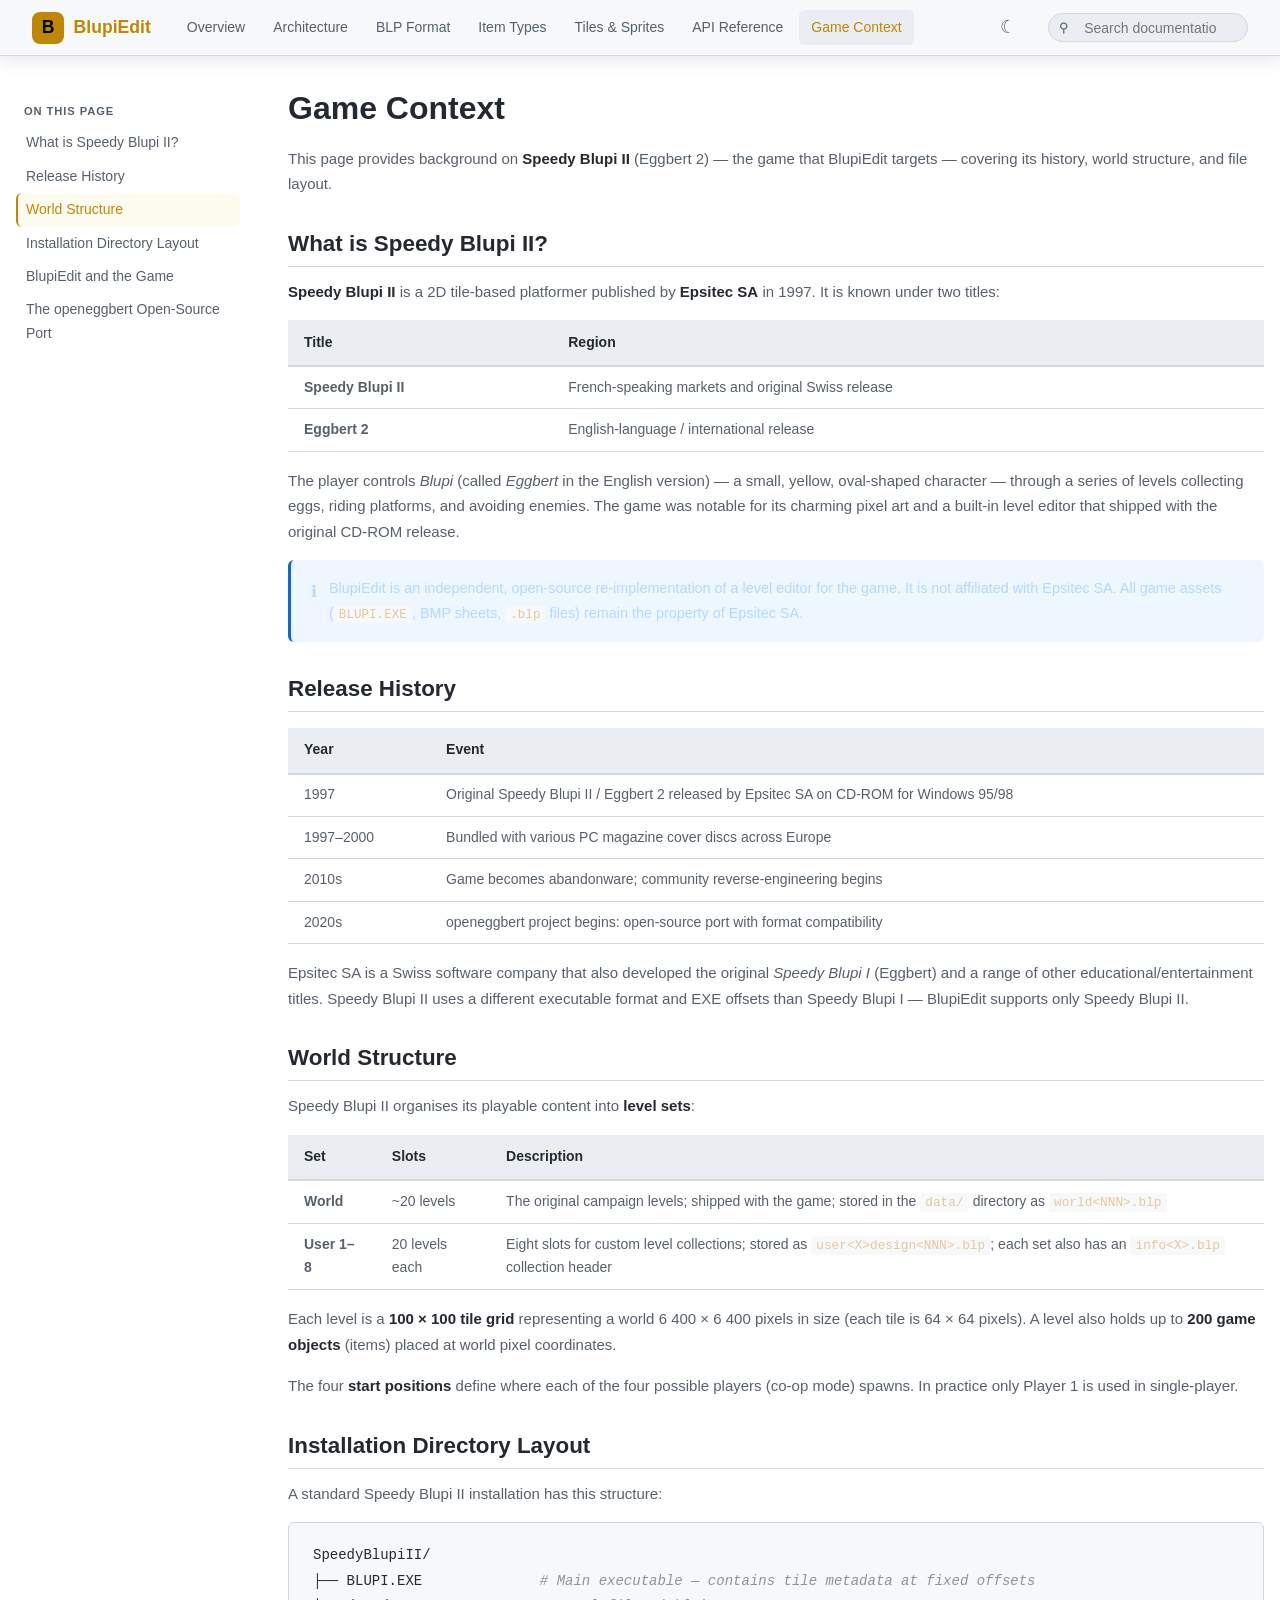
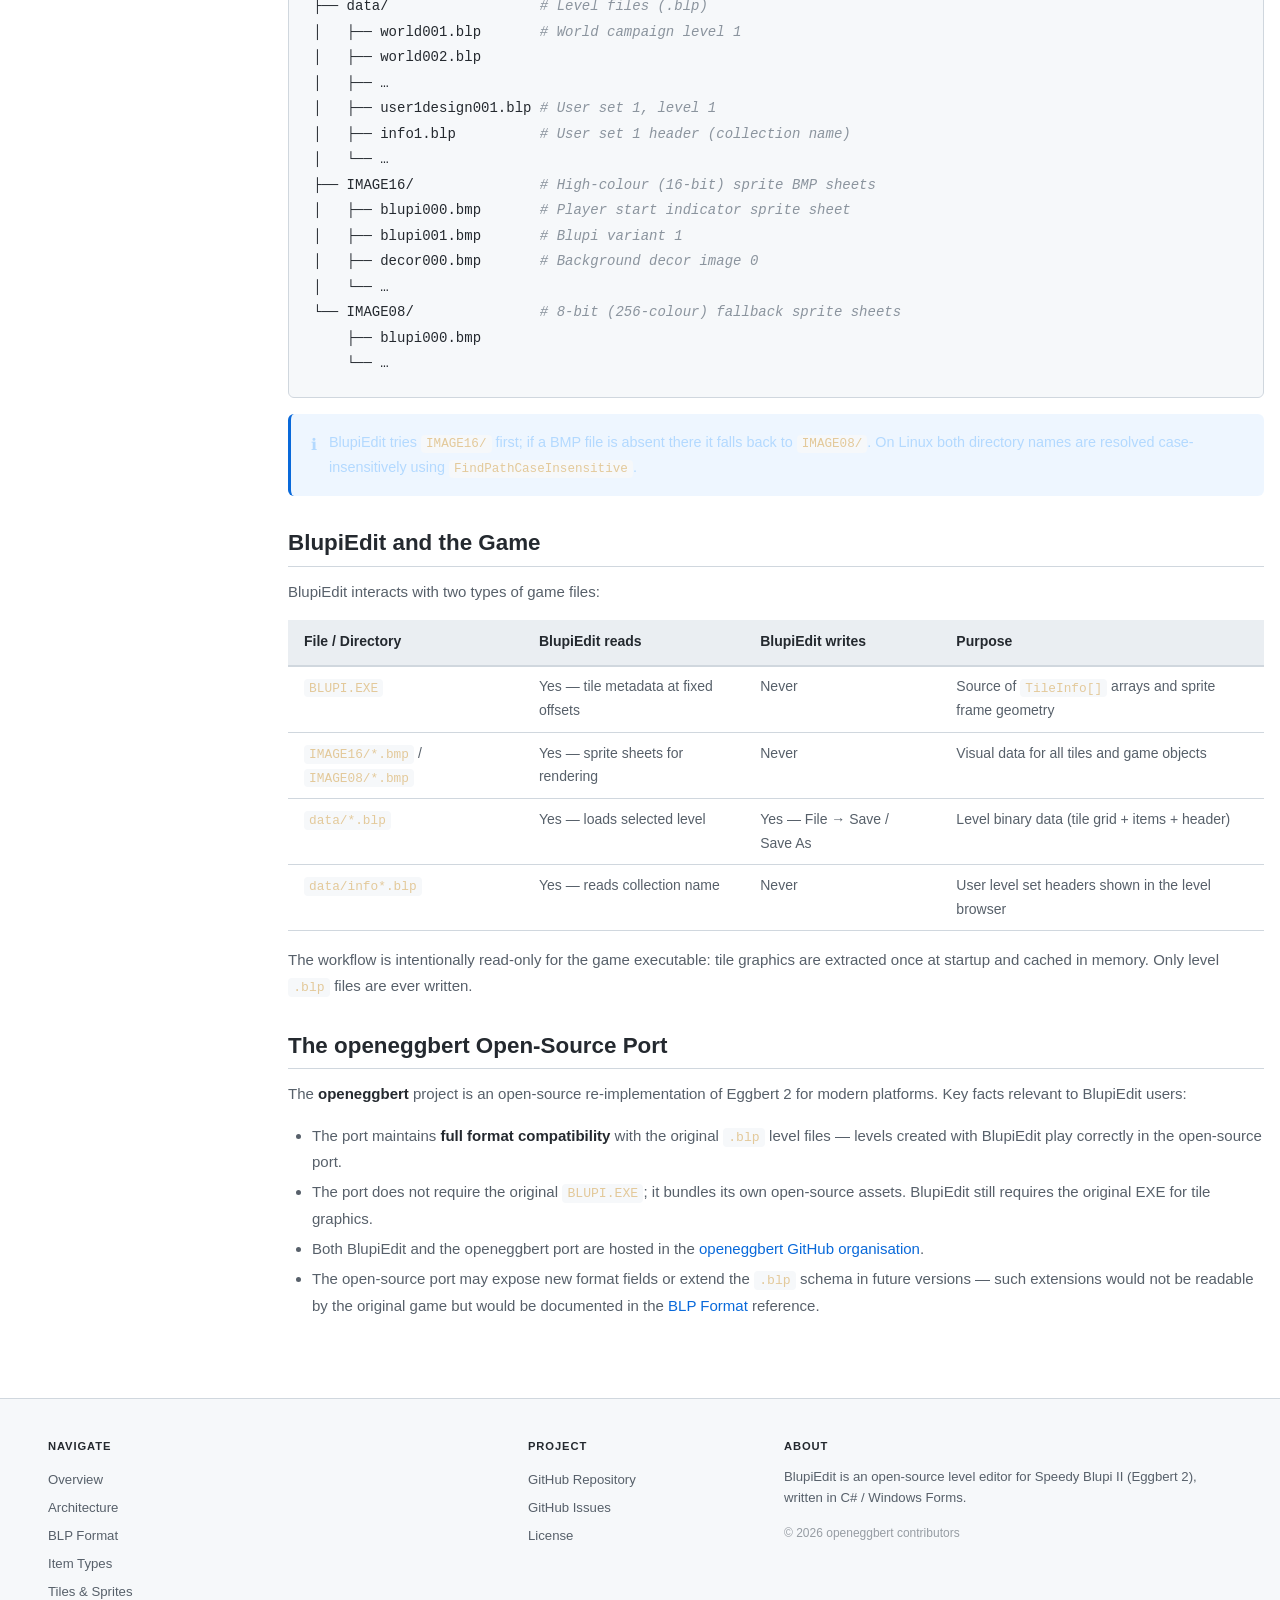
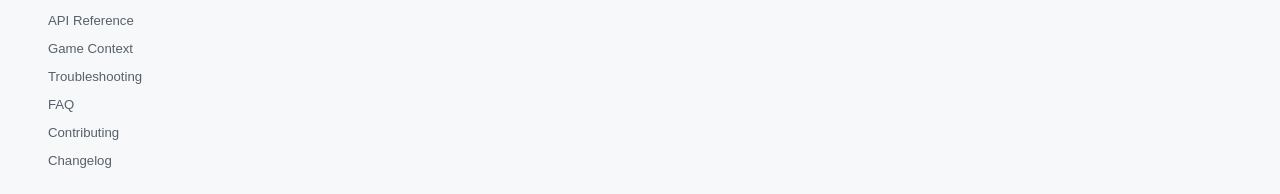
<file: web/game-context.html>
<!DOCTYPE html>
<html lang="en">
<head>
<meta charset="UTF-8">
<meta name="viewport" content="width=device-width, initial-scale=1.0">
<title>Game Context – BlupiEdit Documentation</title>
<link rel="stylesheet" href="css/style.css">
</head>
<body>

<header>
  <a class="logo" href="index.html"><div class="logo-icon">B</div>BlupiEdit</a>
  <nav>
    <a href="index.html">Overview</a>
    <a href="architecture.html">Architecture</a>
    <a href="file-format.html">BLP Format</a>
    <a href="items.html">Item Types</a>
    <a href="tiles.html">Tiles &amp; Sprites</a>
    <a href="classes.html">API Reference</a>
    <a href="game-context.html" class="active">Game Context</a>
  </nav>
  <button class="theme-toggle" id="theme-toggle" aria-label="Toggle theme">&#9728;</button>
  <button class="hamburger" id="hamburger" aria-label="Toggle navigation" aria-expanded="false">
    <span></span><span></span><span></span>
  </button>
  <div class="header-search">
    <span class="search-icon">&#9906;</span>
    <input id="search-input" type="search" placeholder="Search documentation…" autocomplete="off">
    <div id="search-results"></div>
  </div>
</header>

<div class="page-wrap">
<aside class="sidebar">
  <div class="sidebar-section">
    <h4>On this page</h4>
  </div>
</aside>

<main>
<h1>Game Context</h1>
<p>This page provides background on <strong>Speedy Blupi II</strong> (Eggbert 2) — the game that BlupiEdit targets — covering its history, world structure, and file layout.</p>

<!-- ════════════════════════════════════════════════════ -->
<h2 id="about">What is Speedy Blupi II?</h2>

<p><strong>Speedy Blupi II</strong> is a 2D tile-based platformer published by <strong>Epsitec SA</strong> in 1997. It is known under two titles:</p>

<div class="table-wrap">
  <table>
    <thead><tr><th>Title</th><th>Region</th></tr></thead>
    <tbody>
      <tr><td><strong>Speedy Blupi II</strong></td><td>French-speaking markets and original Swiss release</td></tr>
      <tr><td><strong>Eggbert 2</strong></td><td>English-language / international release</td></tr>
    </tbody>
  </table>
</div>

<p>The player controls <em>Blupi</em> (called <em>Eggbert</em> in the English version) — a small, yellow, oval-shaped character — through a series of levels collecting eggs, riding platforms, and avoiding enemies. The game was notable for its charming pixel art and a built-in level editor that shipped with the original CD-ROM release.</p>

<div class="callout callout-info">
  <span class="callout-icon">&#8505;</span>
  <p>BlupiEdit is an independent, open-source re-implementation of a level editor for the game. It is not affiliated with Epsitec SA. All game assets (<code>BLUPI.EXE</code>, BMP sheets, <code>.blp</code> files) remain the property of Epsitec SA.</p>
</div>

<!-- ════════════════════════════════════════════════════ -->
<h2 id="history">Release History</h2>

<div class="table-wrap">
  <table>
    <thead><tr><th>Year</th><th>Event</th></tr></thead>
    <tbody>
      <tr><td>1997</td><td>Original Speedy Blupi II / Eggbert 2 released by Epsitec SA on CD-ROM for Windows 95/98</td></tr>
      <tr><td>1997–2000</td><td>Bundled with various PC magazine cover discs across Europe</td></tr>
      <tr><td>2010s</td><td>Game becomes abandonware; community reverse-engineering begins</td></tr>
      <tr><td>2020s</td><td>openeggbert project begins: open-source port with format compatibility</td></tr>
    </tbody>
  </table>
</div>

<p>Epsitec SA is a Swiss software company that also developed the original <em>Speedy Blupi I</em> (Eggbert) and a range of other educational/entertainment titles. Speedy Blupi II uses a different executable format and EXE offsets than Speedy Blupi I — BlupiEdit supports only Speedy Blupi II.</p>

<!-- ════════════════════════════════════════════════════ -->
<h2 id="world-structure">World Structure</h2>

<p>Speedy Blupi II organises its playable content into <strong>level sets</strong>:</p>

<div class="table-wrap">
  <table>
    <thead><tr><th>Set</th><th>Slots</th><th>Description</th></tr></thead>
    <tbody>
      <tr><td><strong>World</strong></td><td>~20 levels</td><td>The original campaign levels; shipped with the game; stored in the <code>data/</code> directory as <code>world&lt;NNN&gt;.blp</code></td></tr>
      <tr><td><strong>User 1–8</strong></td><td>20 levels each</td><td>Eight slots for custom level collections; stored as <code>user&lt;X&gt;design&lt;NNN&gt;.blp</code>; each set also has an <code>info&lt;X&gt;.blp</code> collection header</td></tr>
    </tbody>
  </table>
</div>

<p>Each level is a <strong>100 × 100 tile grid</strong> representing a world 6 400 × 6 400 pixels in size (each tile is 64 × 64 pixels). A level also holds up to <strong>200 game objects</strong> (items) placed at world pixel coordinates.</p>

<p>The four <strong>start positions</strong> define where each of the four possible players (co-op mode) spawns. In practice only Player 1 is used in single-player.</p>

<!-- ════════════════════════════════════════════════════ -->
<h2 id="directory-layout">Installation Directory Layout</h2>

<p>A standard Speedy Blupi II installation has this structure:</p>

<pre><code>SpeedyBlupiII/
├── BLUPI.EXE              <span class="cm"># Main executable — contains tile metadata at fixed offsets</span>
├── data/                  <span class="cm"># Level files (.blp)</span>
│   ├── world001.blp       <span class="cm"># World campaign level 1</span>
│   ├── world002.blp
│   ├── …
│   ├── user1design001.blp <span class="cm"># User set 1, level 1</span>
│   ├── info1.blp          <span class="cm"># User set 1 header (collection name)</span>
│   └── …
├── IMAGE16/               <span class="cm"># High-colour (16-bit) sprite BMP sheets</span>
│   ├── blupi000.bmp       <span class="cm"># Player start indicator sprite sheet</span>
│   ├── blupi001.bmp       <span class="cm"># Blupi variant 1</span>
│   ├── decor000.bmp       <span class="cm"># Background decor image 0</span>
│   └── …
└── IMAGE08/               <span class="cm"># 8-bit (256-colour) fallback sprite sheets</span>
    ├── blupi000.bmp
    └── …</code></pre>

<div class="callout callout-info">
  <span class="callout-icon">&#8505;</span>
  <p>BlupiEdit tries <code>IMAGE16/</code> first; if a BMP file is absent there it falls back to <code>IMAGE08/</code>. On Linux both directory names are resolved case-insensitively using <code>FindPathCaseInsensitive</code>.</p>
</div>

<!-- ════════════════════════════════════════════════════ -->
<h2 id="blupit-edit-connection">BlupiEdit and the Game</h2>

<p>BlupiEdit interacts with two types of game files:</p>

<div class="table-wrap">
  <table>
    <thead><tr><th>File / Directory</th><th>BlupiEdit reads</th><th>BlupiEdit writes</th><th>Purpose</th></tr></thead>
    <tbody>
      <tr><td><code>BLUPI.EXE</code></td><td>Yes — tile metadata at fixed offsets</td><td>Never</td><td>Source of <code>TileInfo[]</code> arrays and sprite frame geometry</td></tr>
      <tr><td><code>IMAGE16/*.bmp</code> / <code>IMAGE08/*.bmp</code></td><td>Yes — sprite sheets for rendering</td><td>Never</td><td>Visual data for all tiles and game objects</td></tr>
      <tr><td><code>data/*.blp</code></td><td>Yes — loads selected level</td><td>Yes — File → Save / Save As</td><td>Level binary data (tile grid + items + header)</td></tr>
      <tr><td><code>data/info*.blp</code></td><td>Yes — reads collection name</td><td>Never</td><td>User level set headers shown in the level browser</td></tr>
    </tbody>
  </table>
</div>

<p>The workflow is intentionally read-only for the game executable: tile graphics are extracted once at startup and cached in memory. Only level <code>.blp</code> files are ever written.</p>

<!-- ════════════════════════════════════════════════════ -->
<h2 id="openeggbert">The openeggbert Open-Source Port</h2>

<p>The <strong>openeggbert</strong> project is an open-source re-implementation of Eggbert 2 for modern platforms. Key facts relevant to BlupiEdit users:</p>

<ul>
  <li>The port maintains <strong>full format compatibility</strong> with the original <code>.blp</code> level files — levels created with BlupiEdit play correctly in the open-source port.</li>
  <li>The port does not require the original <code>BLUPI.EXE</code>; it bundles its own open-source assets. BlupiEdit still requires the original EXE for tile graphics.</li>
  <li>Both BlupiEdit and the openeggbert port are hosted in the <a href="https://github.com/openeggbert">openeggbert GitHub organisation</a>.</li>
  <li>The open-source port may expose new format fields or extend the <code>.blp</code> schema in future versions — such extensions would not be readable by the original game but would be documented in the <a href="file-format.html">BLP Format</a> reference.</li>
</ul>

</main>
</div>

<footer>
  <div class="footer-grid">
    <div class="footer-col">
      <h5>Navigate</h5>
      <a href="index.html">Overview</a>
      <a href="architecture.html">Architecture</a>
      <a href="file-format.html">BLP Format</a>
      <a href="items.html">Item Types</a>
      <a href="tiles.html">Tiles &amp; Sprites</a>
      <a href="classes.html">API Reference</a>
      <a href="game-context.html">Game Context</a>
      <a href="troubleshooting.html">Troubleshooting</a>
      <a href="faq.html">FAQ</a>
      <a href="contributing.html">Contributing</a>
      <a href="changelog.html">Changelog</a>
    </div>
    <div class="footer-col">
      <h5>Project</h5>
      <a href="https://github.com/openeggbert/BlupiEdit">GitHub Repository</a>
      <a href="https://github.com/openeggbert/BlupiEdit/issues">GitHub Issues</a>
      <a href="https://github.com/openeggbert/BlupiEdit/blob/master/LICENSE">License</a>
    </div>
    <div class="footer-col">
      <h5>About</h5>
      <p>BlupiEdit is an open-source level editor for Speedy Blupi&nbsp;II (Eggbert&nbsp;2), written in C# / Windows Forms.</p>
      <p class="footer-copy">&copy; 2026 openeggbert contributors</p>
    </div>
  </div>
</footer>
<button id="back-top" title="Back to top">&#8679;</button>
<script src="js/main.js"></script>
</body>
</html>
</file>
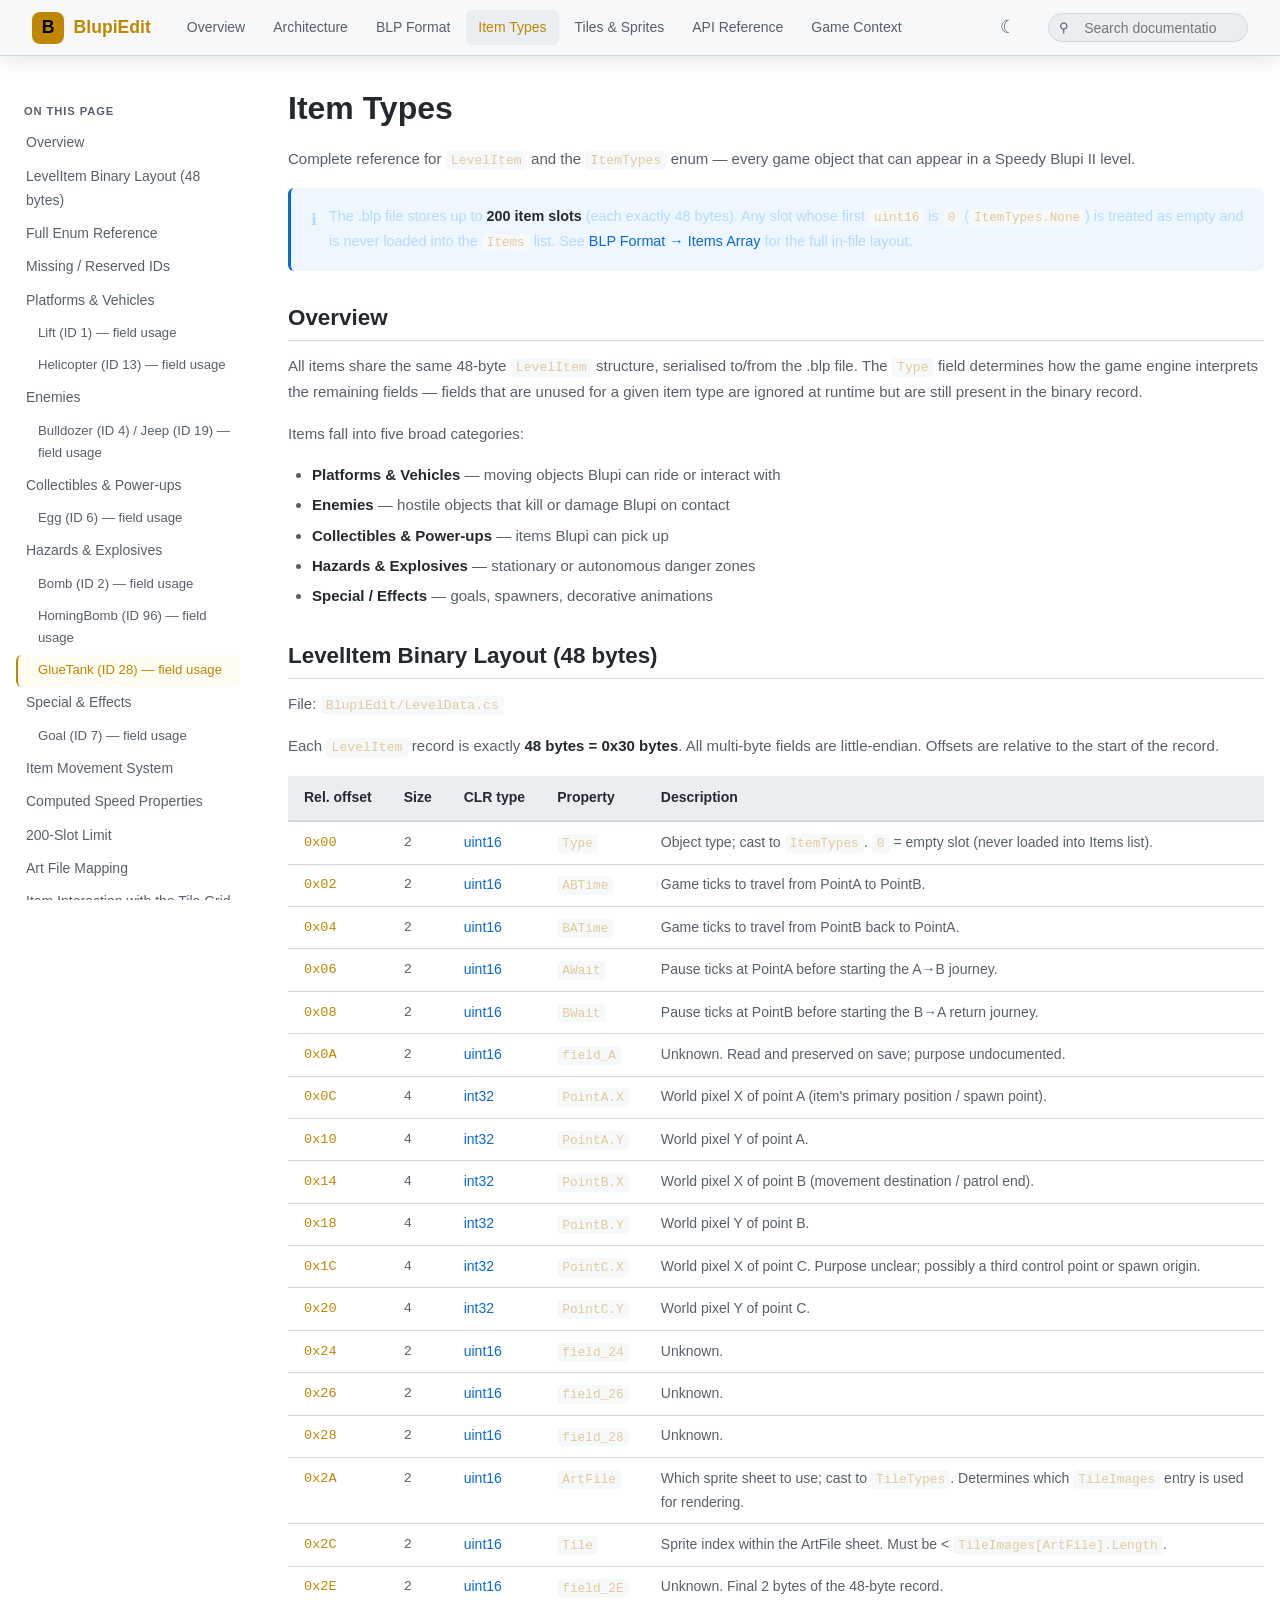
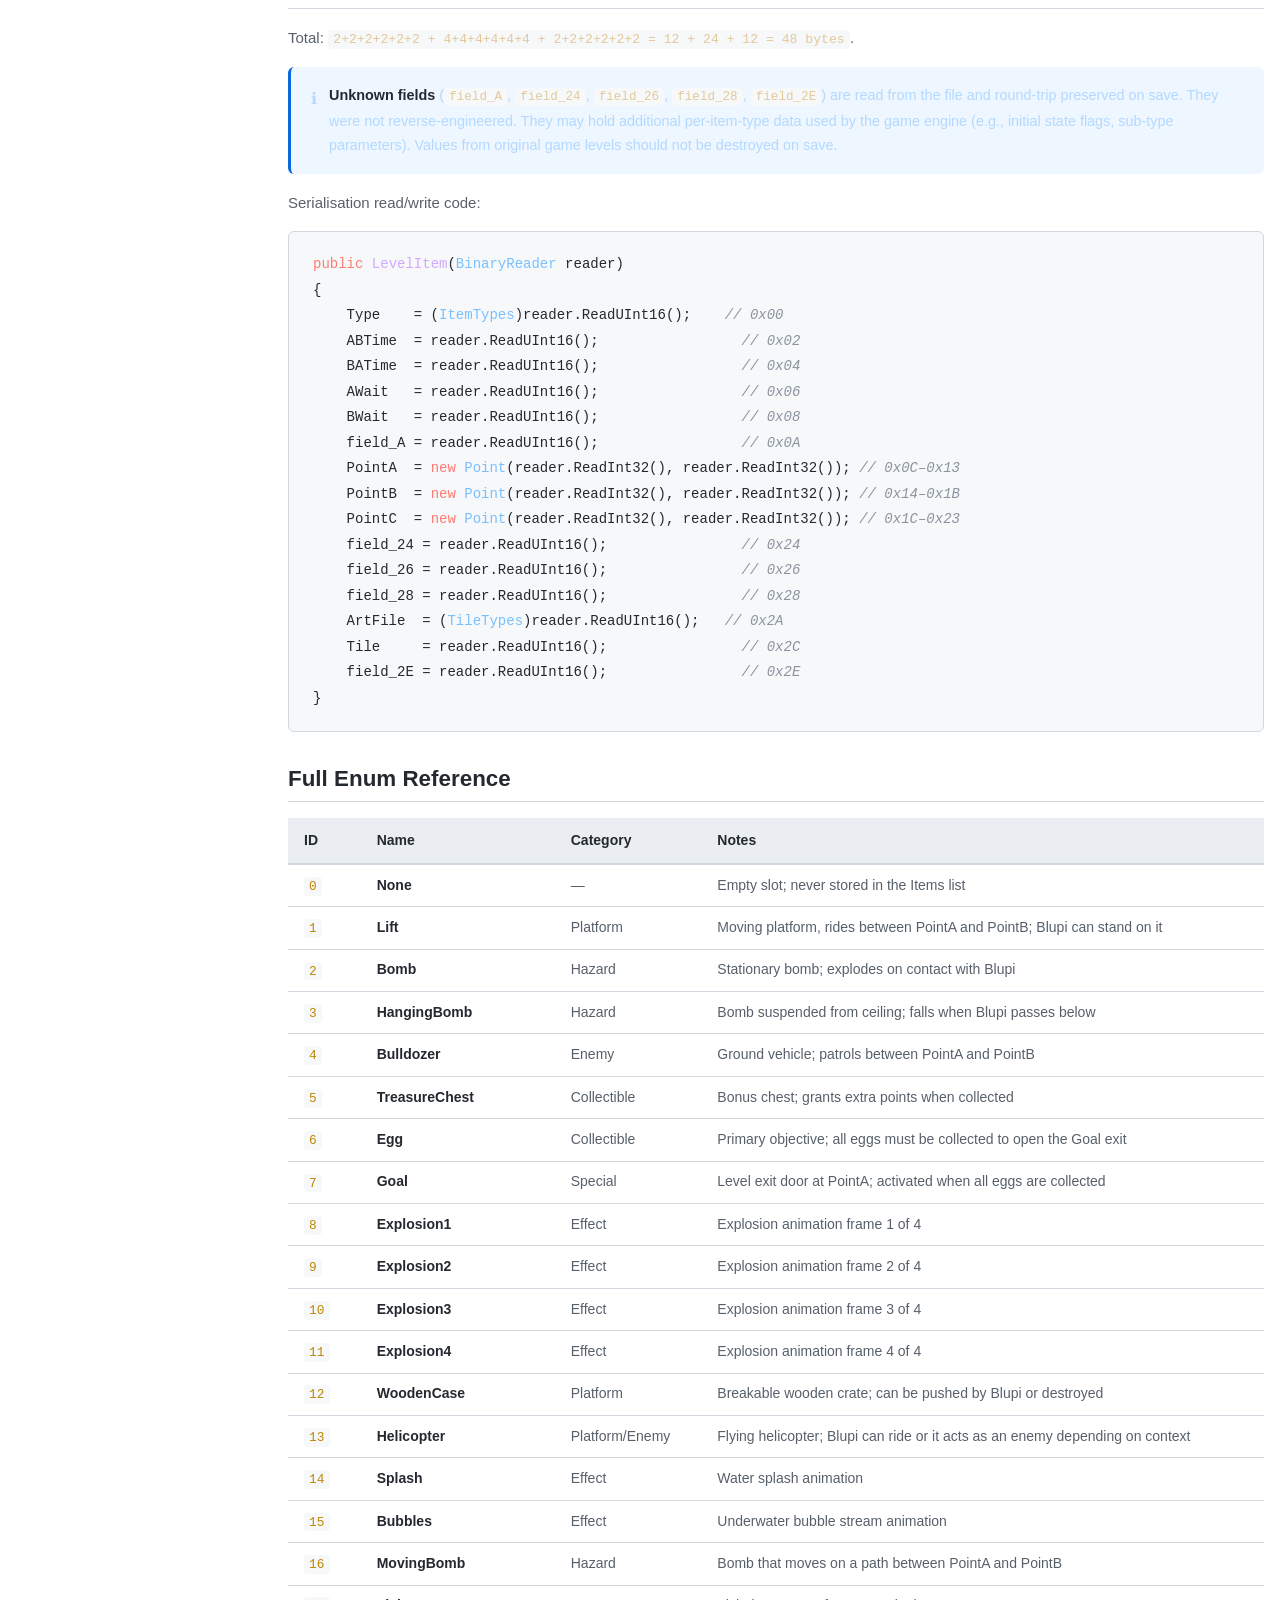
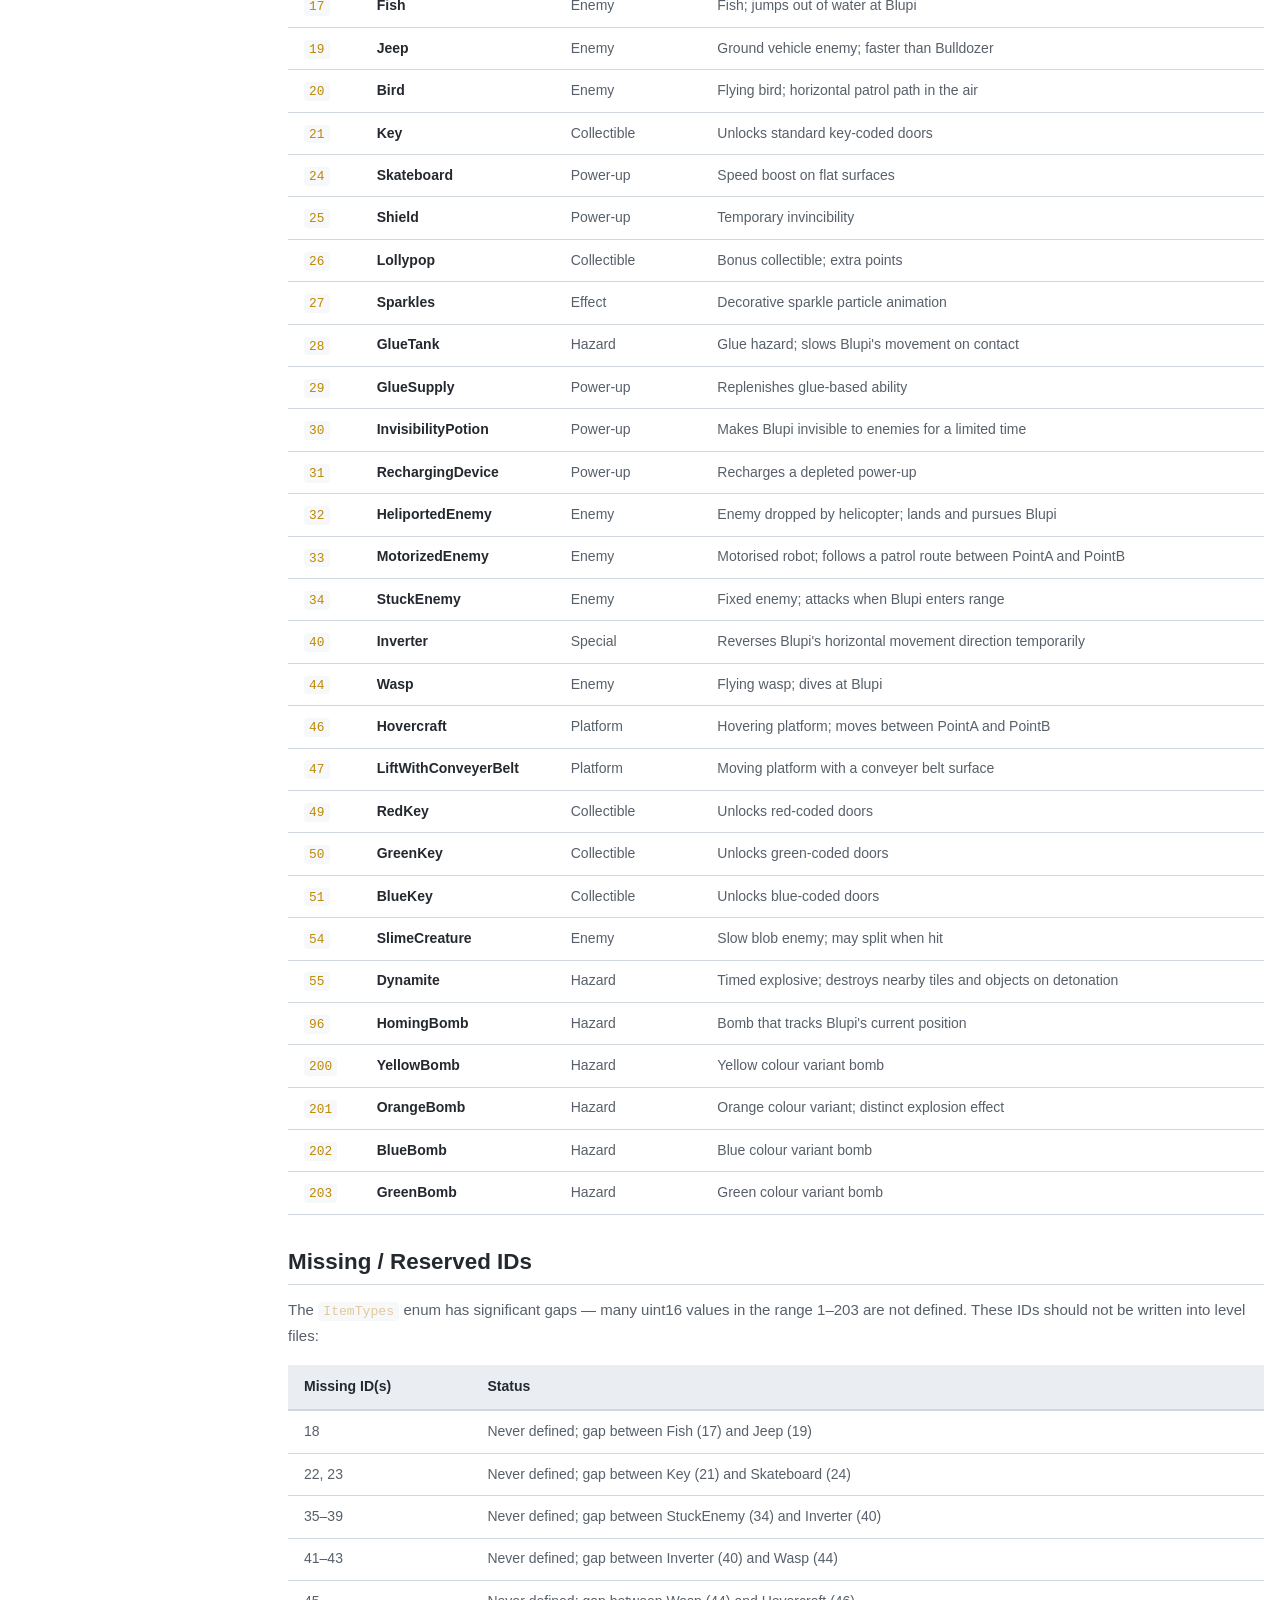
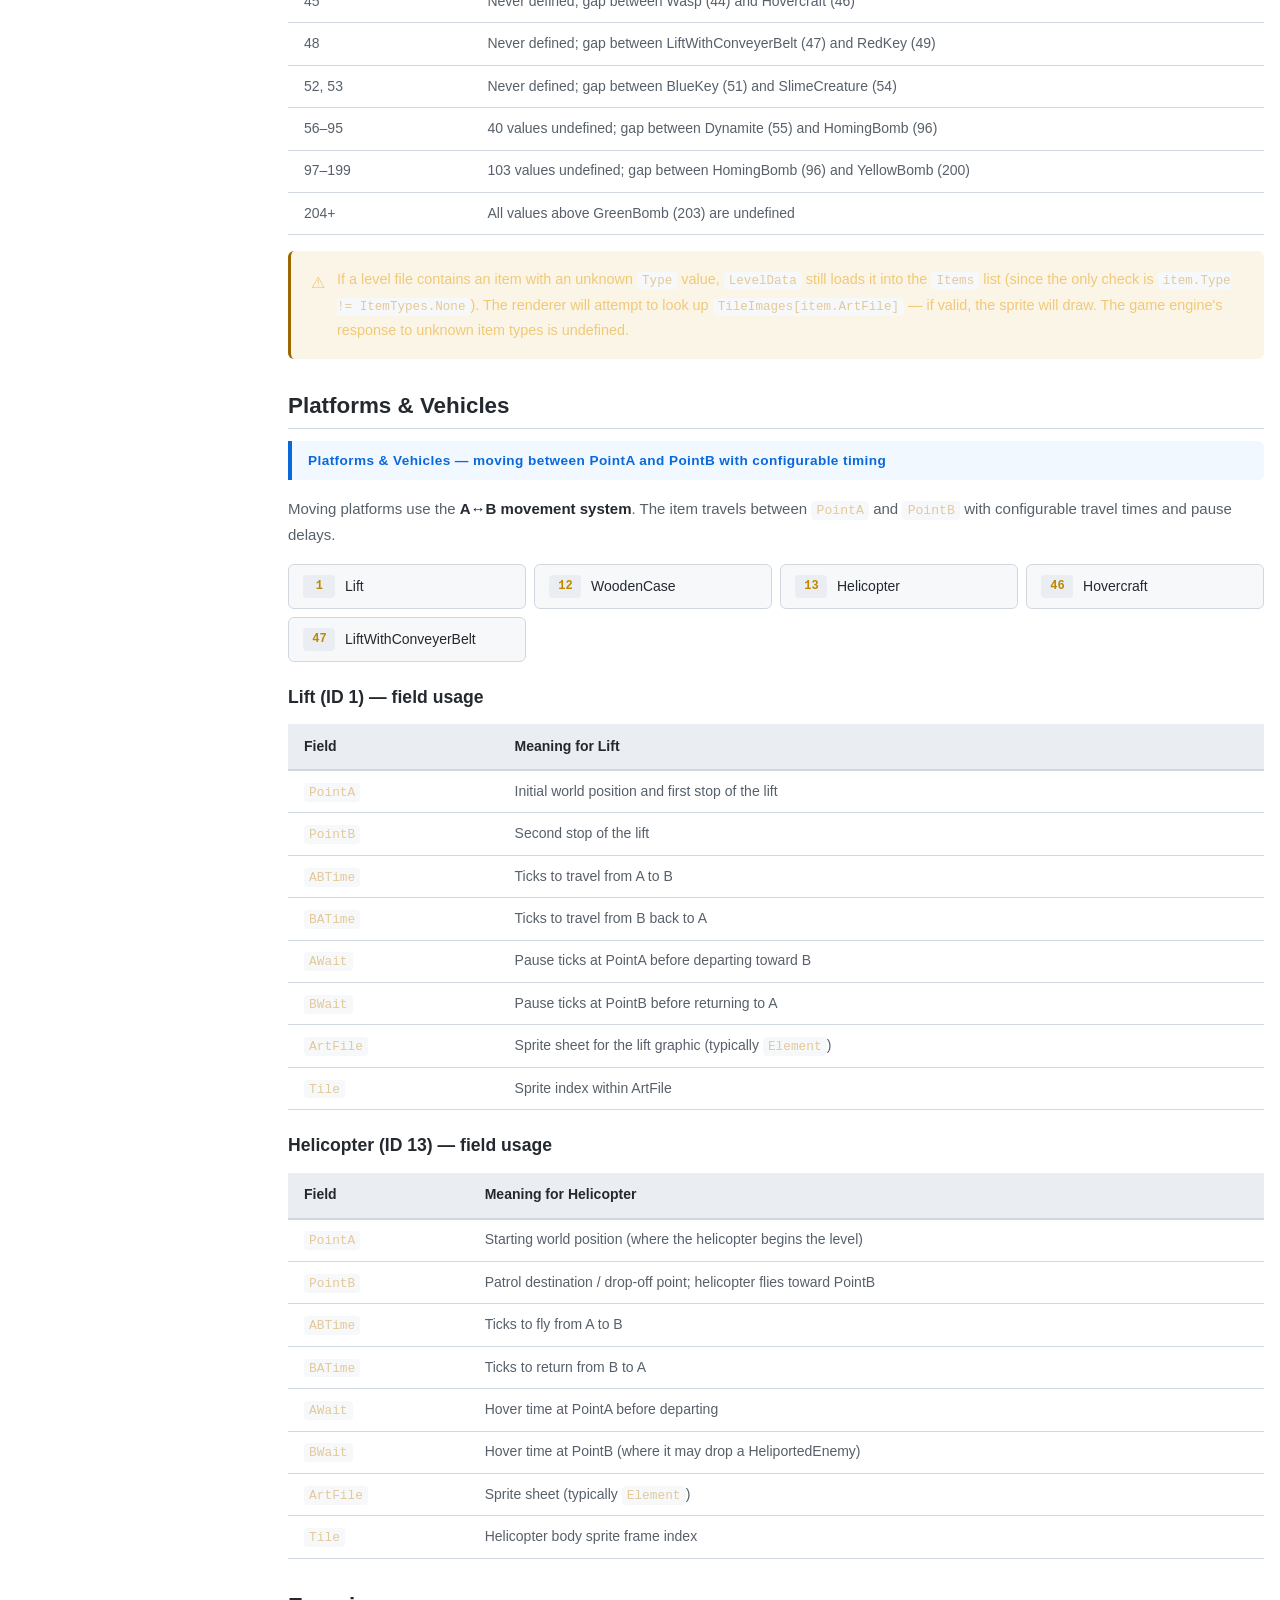
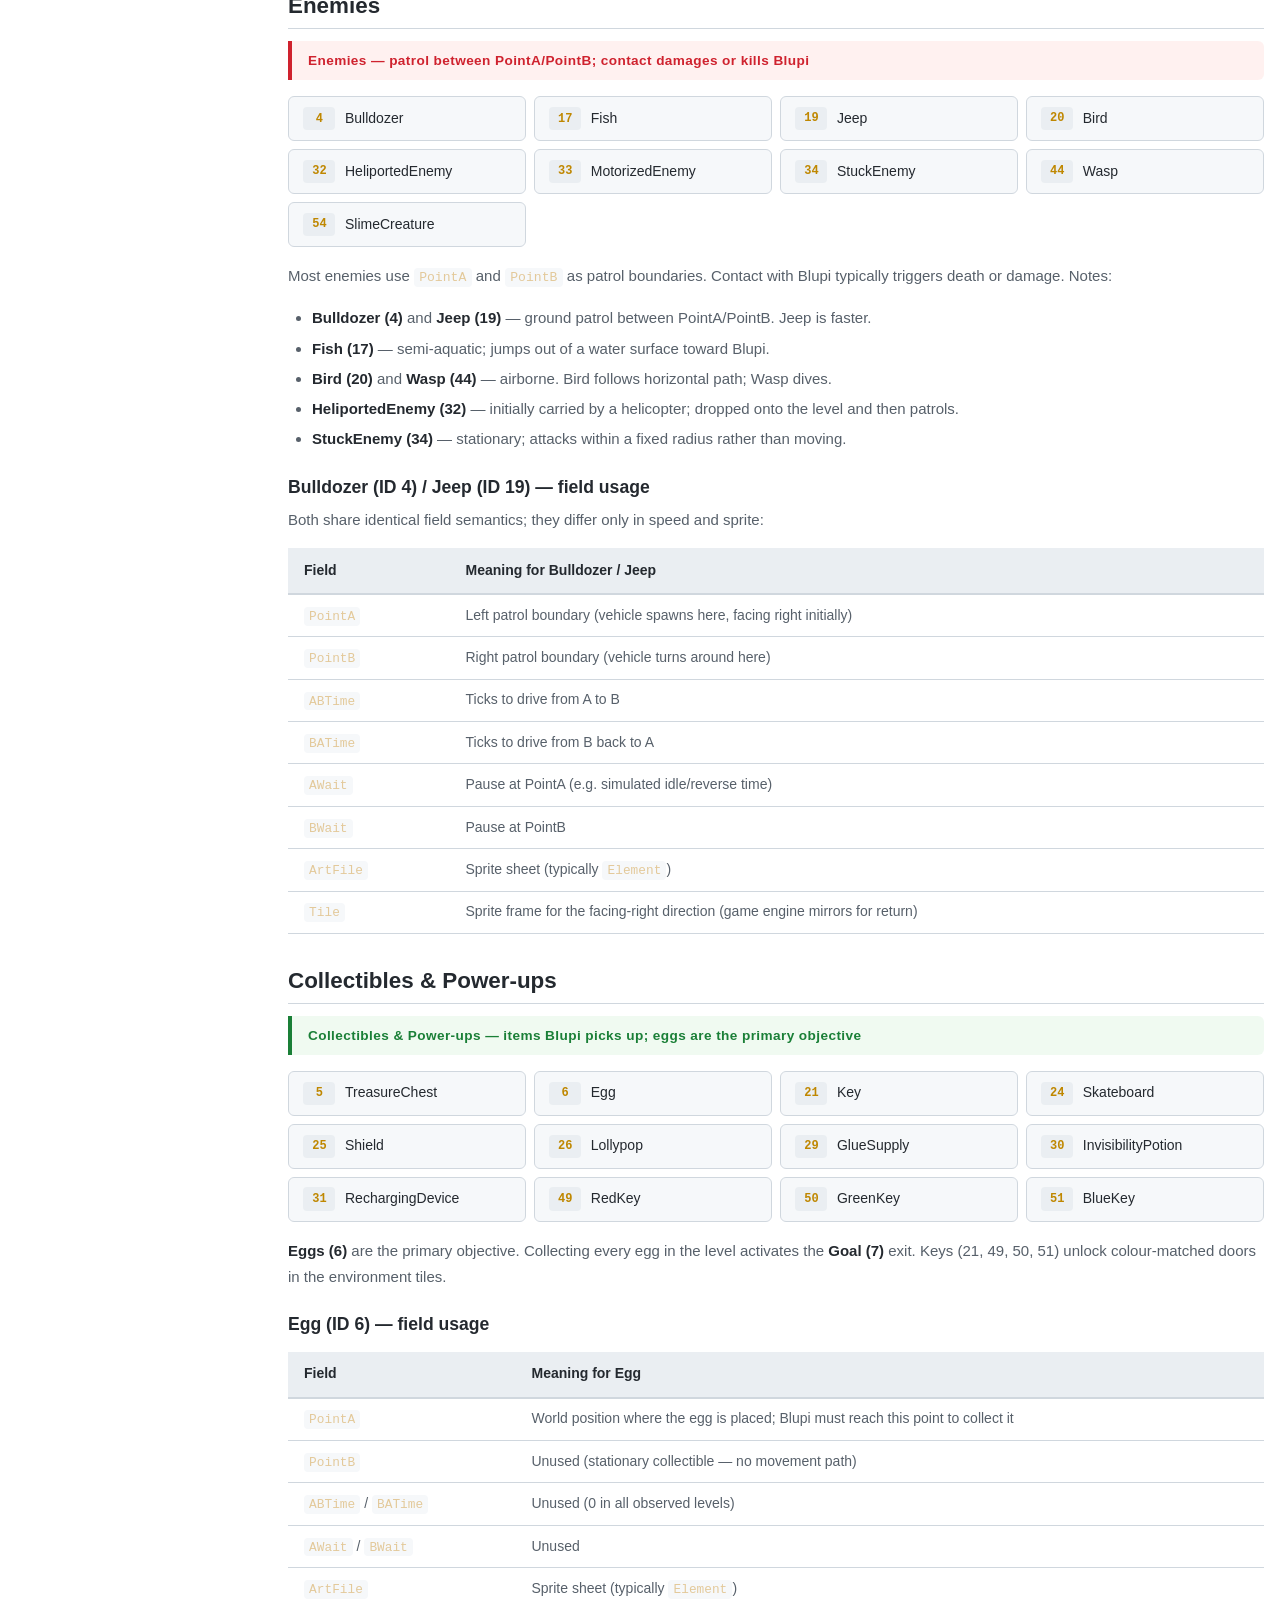
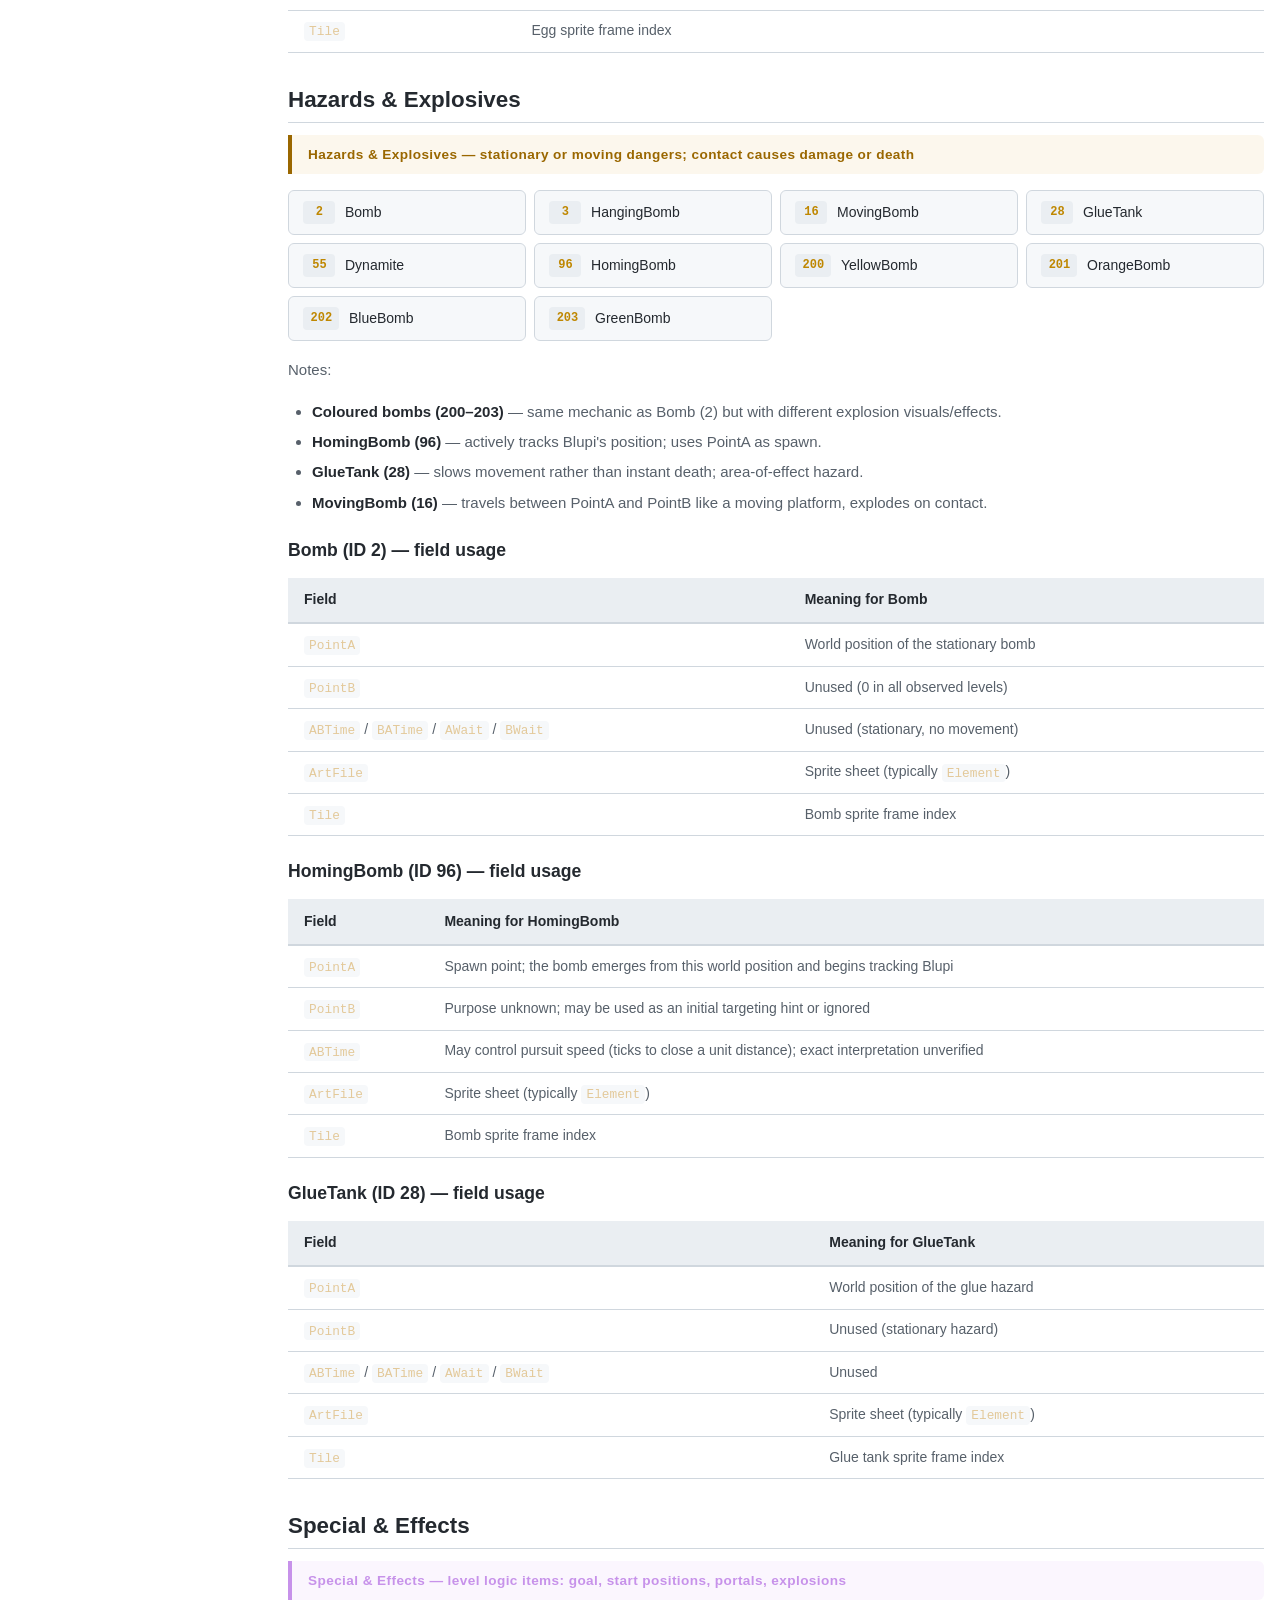
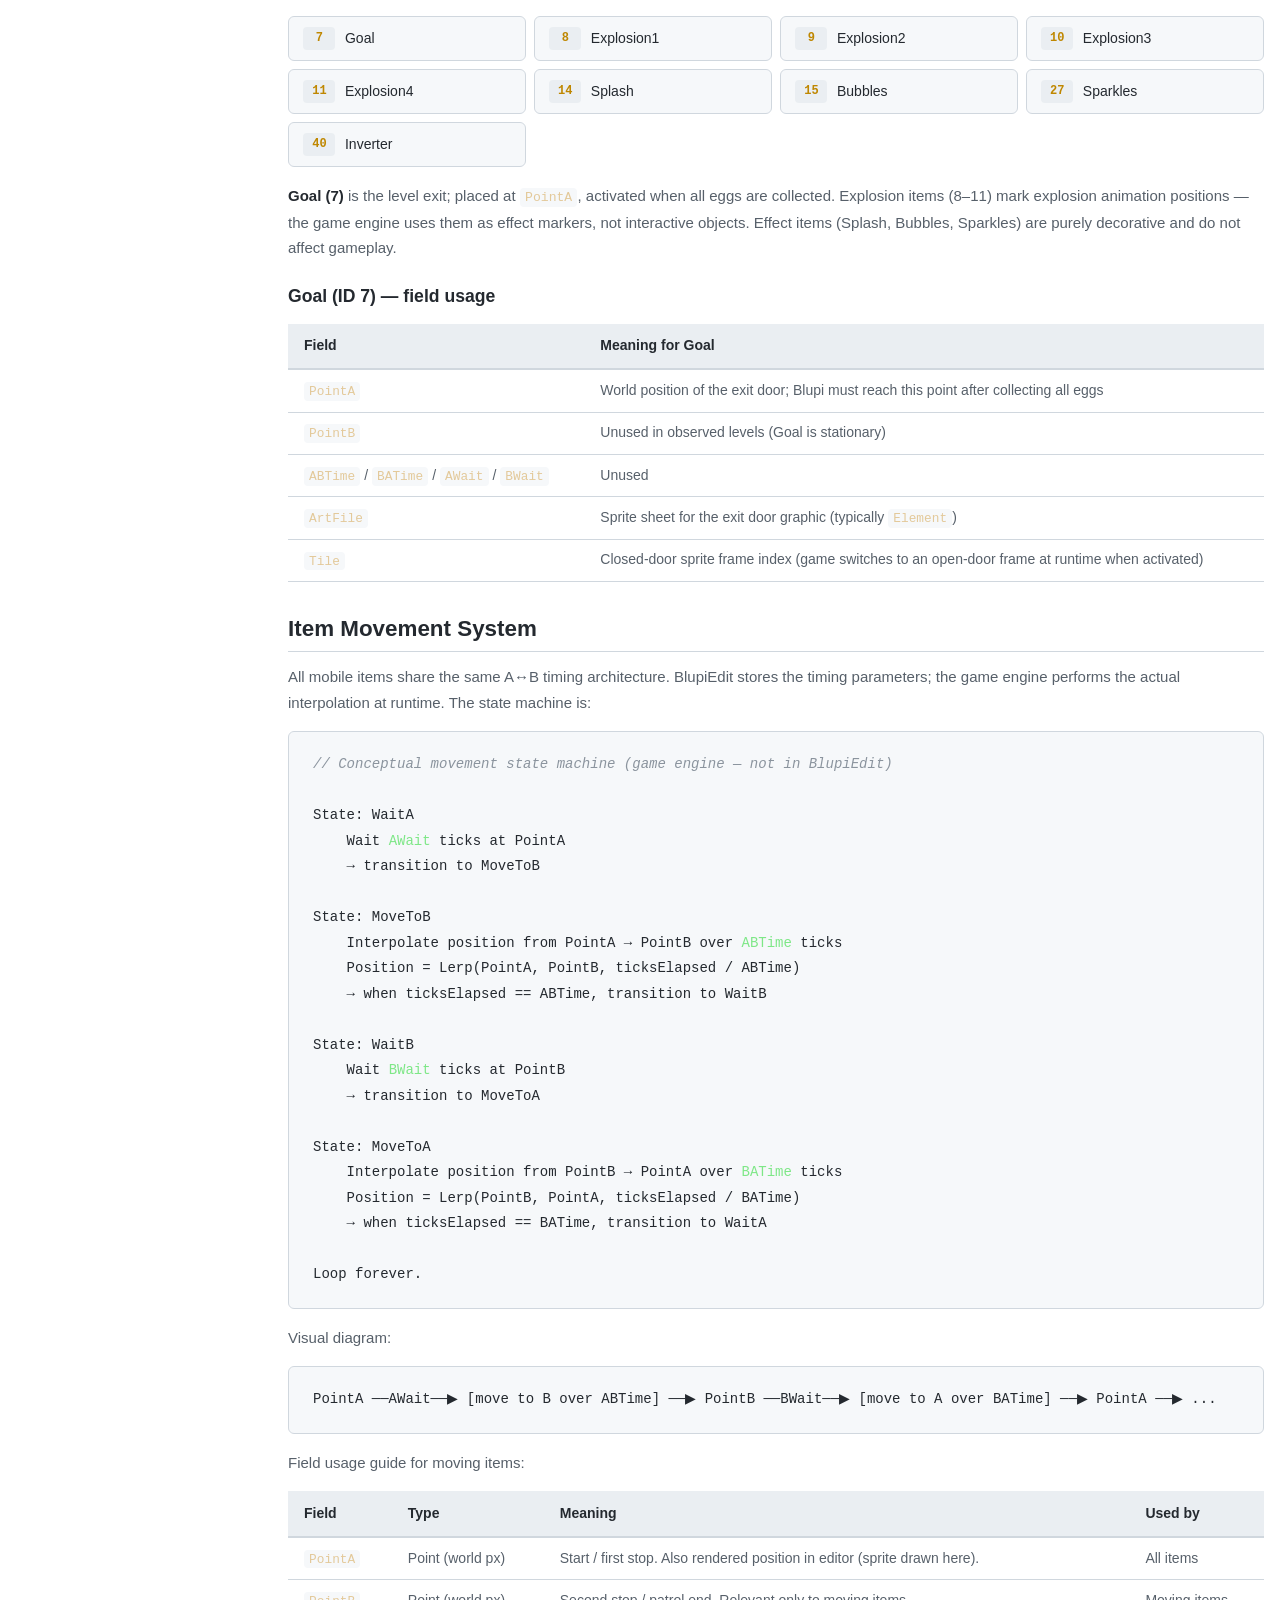
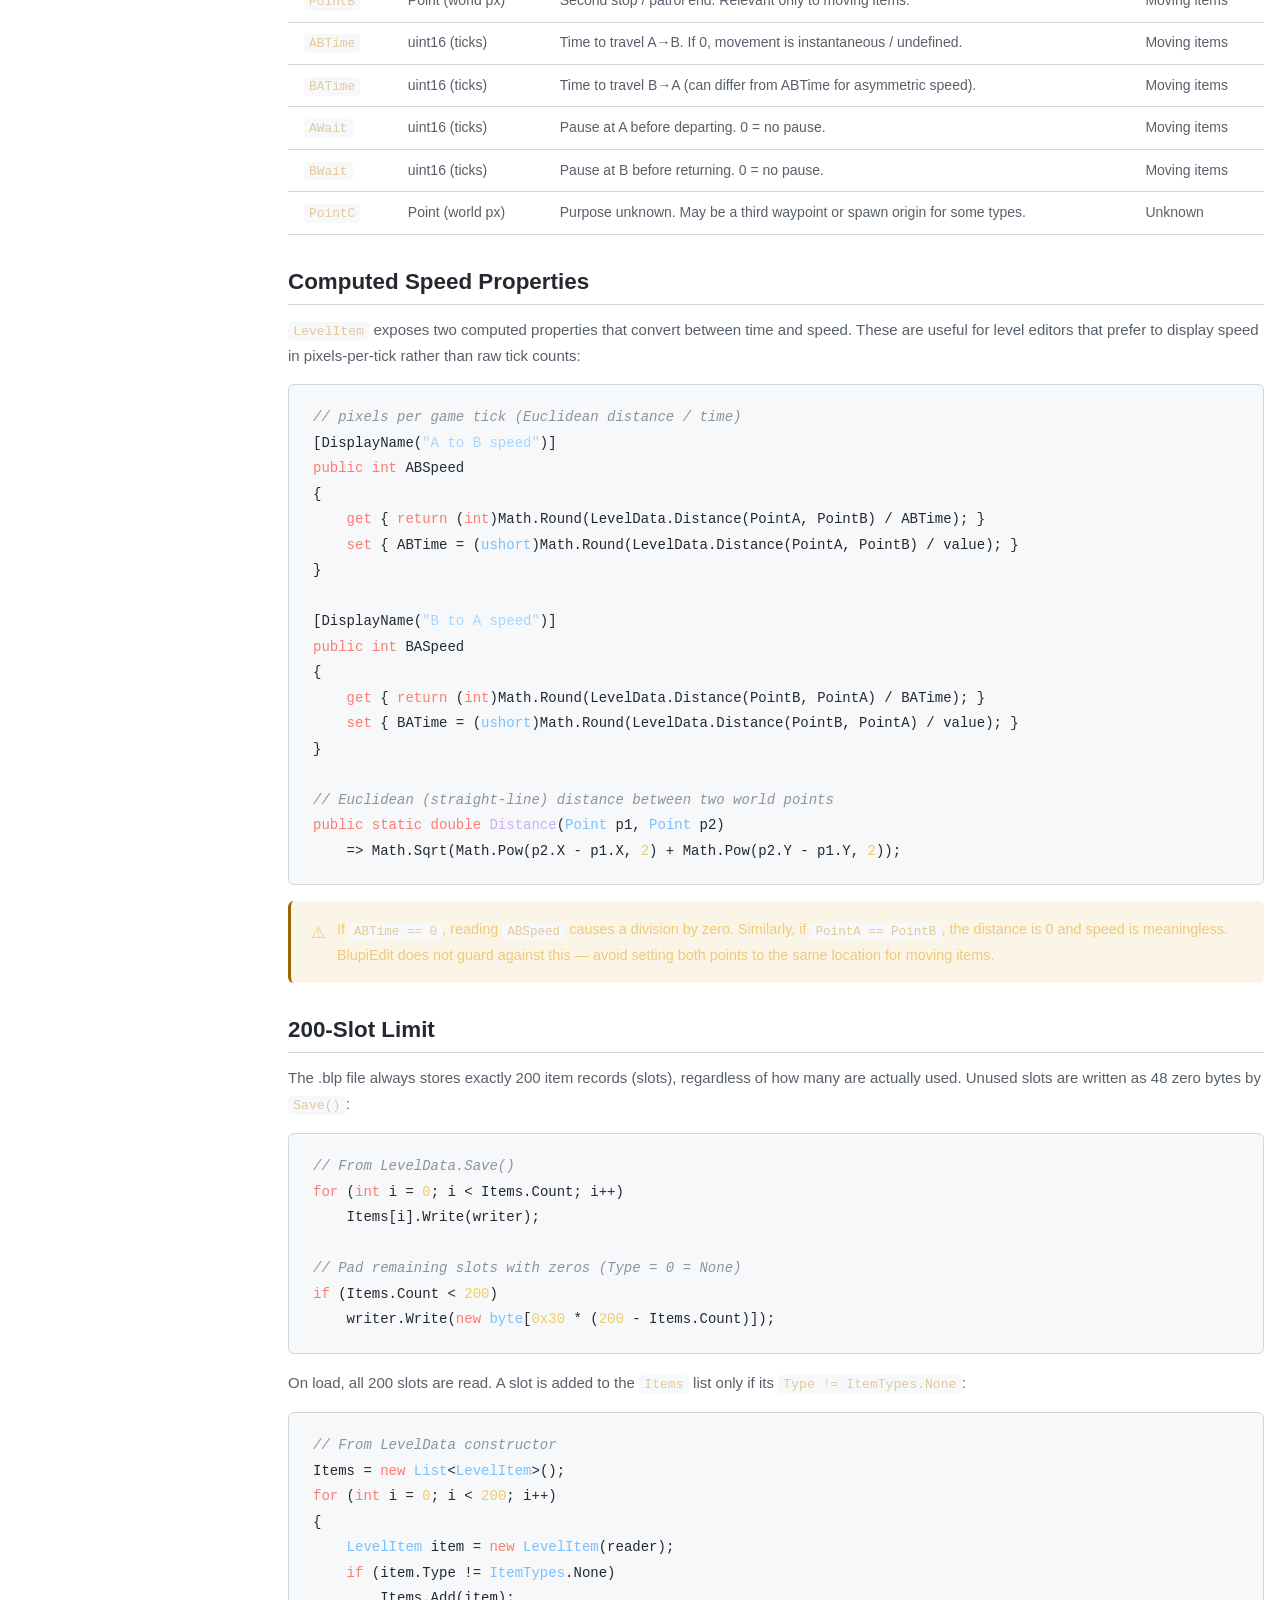
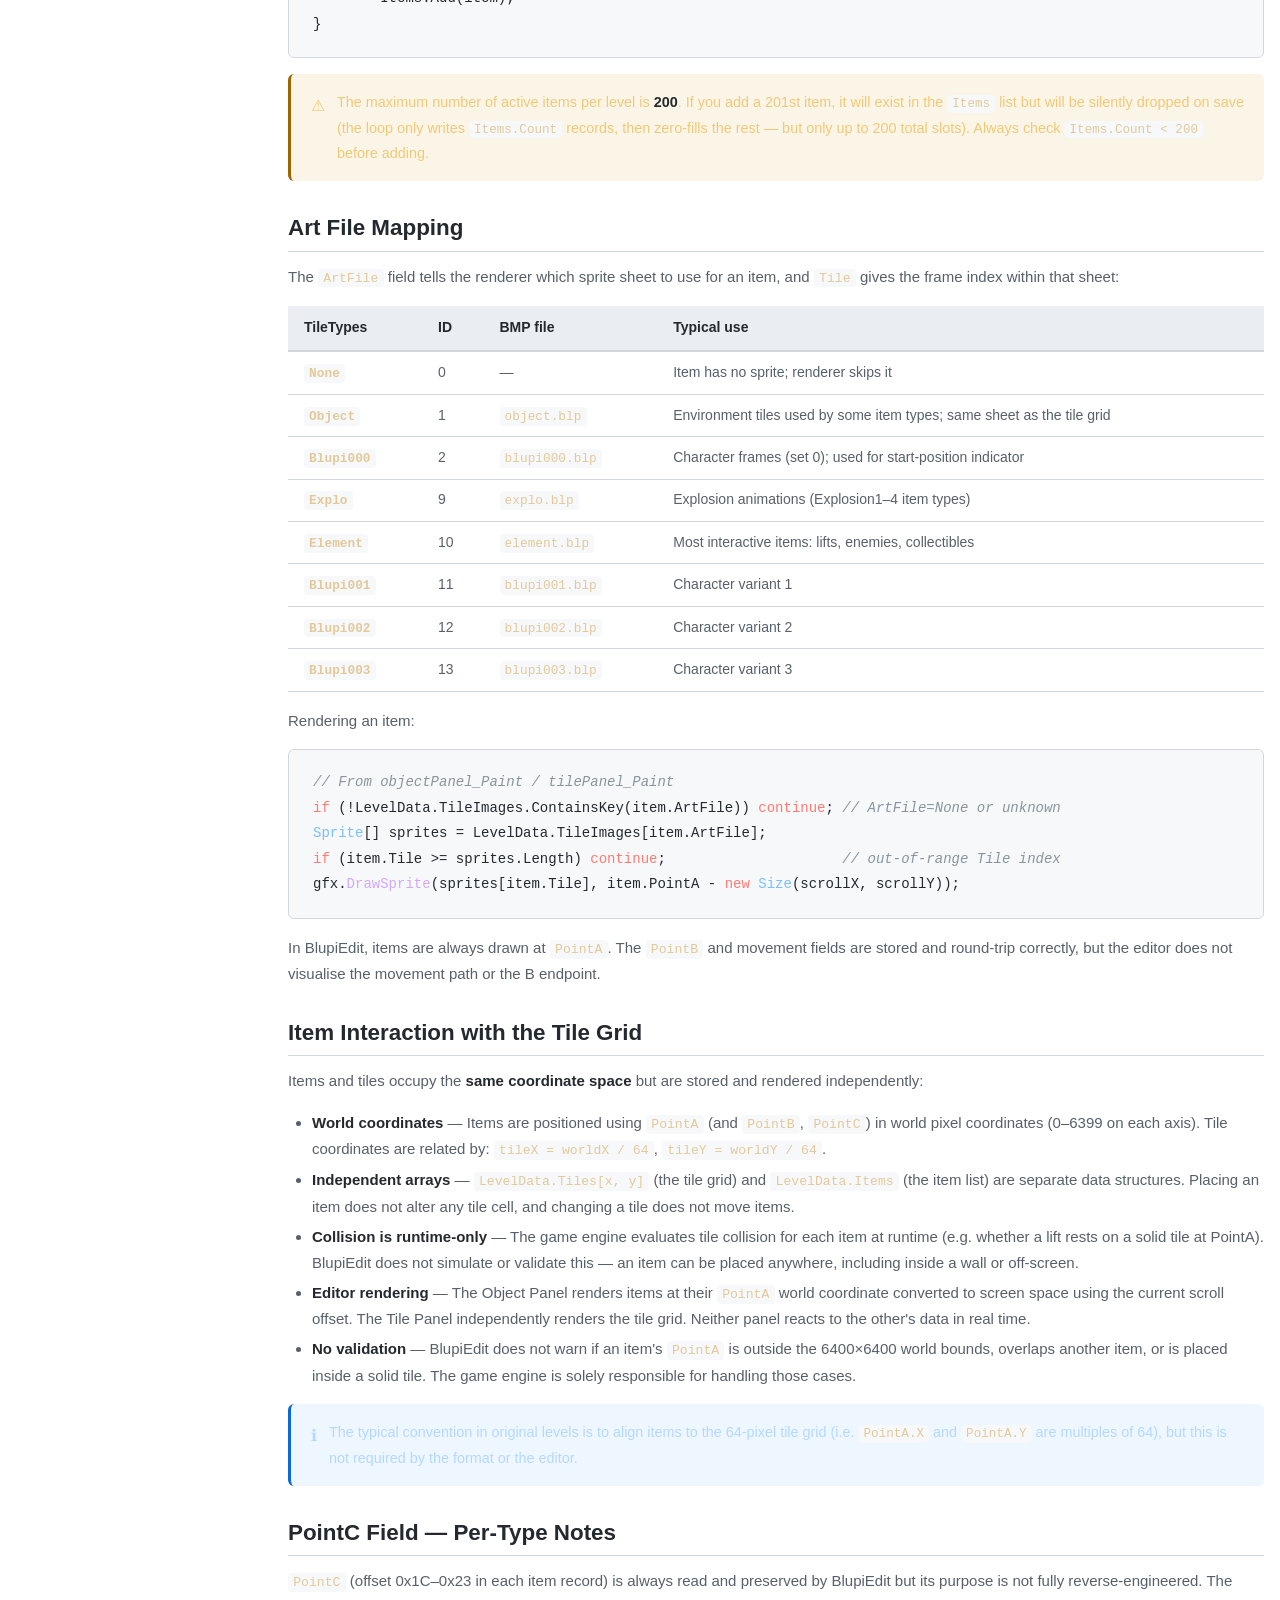
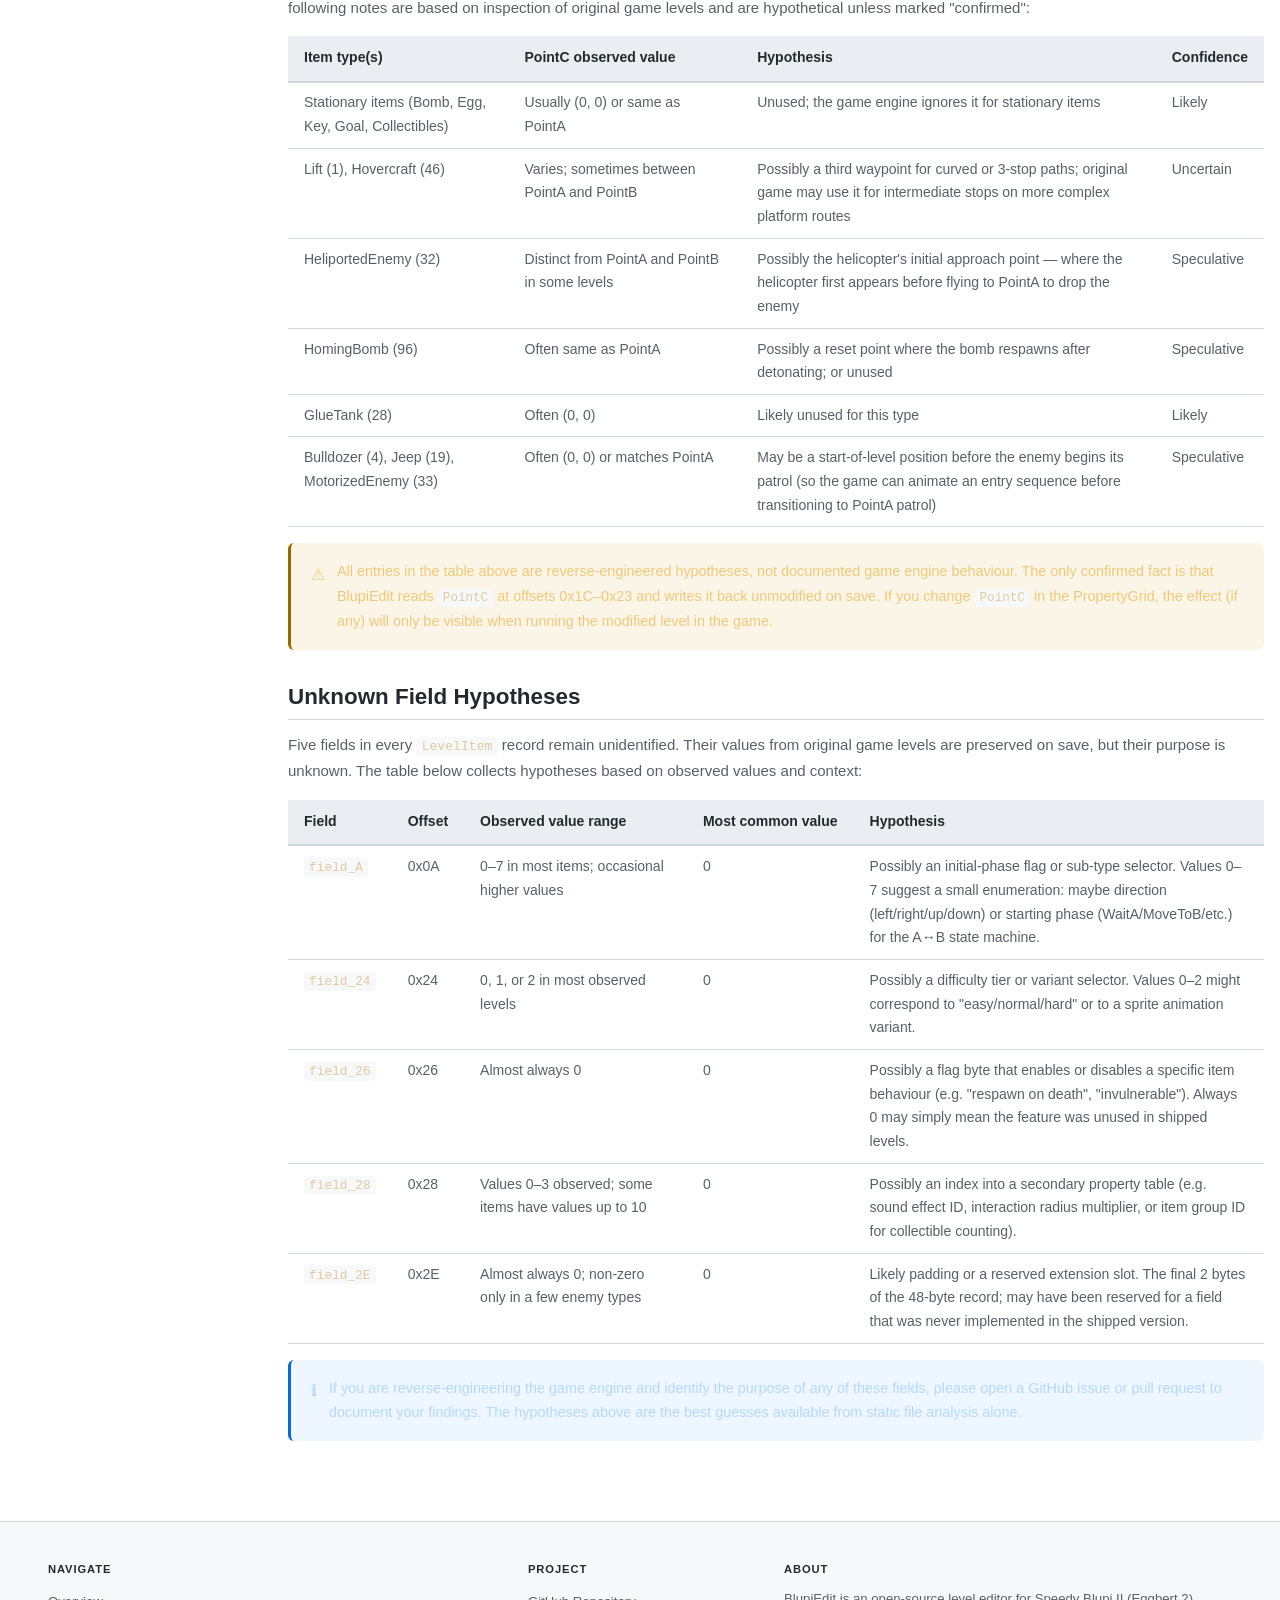
<file: web/items.html>
<!DOCTYPE html>
<html lang="en">
<head>
<meta charset="UTF-8">
<meta name="viewport" content="width=device-width, initial-scale=1.0">
<title>Item Types – BlupiEdit Documentation</title>
<link rel="stylesheet" href="css/style.css">
</head>
<body>

<header>
  <a class="logo" href="index.html">
    <div class="logo-icon">B</div>
    BlupiEdit
  </a>
  <nav>
    <a href="index.html">Overview</a>
    <a href="architecture.html">Architecture</a>
    <a href="file-format.html">BLP Format</a>
    <a href="items.html" class="active">Item Types</a>
    <a href="tiles.html">Tiles &amp; Sprites</a>
    <a href="classes.html">API Reference</a>
    <a href="game-context.html">Game Context</a>
  </nav>
  <button class="theme-toggle" id="theme-toggle" aria-label="Toggle theme">&#9728;</button>
  <button class="hamburger" id="hamburger" aria-label="Toggle navigation" aria-expanded="false">
    <span></span><span></span><span></span>
  </button>
  <div class="header-search">
    <span class="search-icon">&#9906;</span>
    <input id="search-input" type="search" placeholder="Search documentation…" autocomplete="off">
    <div id="search-results"></div>
  </div>
</header>

<div class="page-wrap">
  <aside class="sidebar">
    <div class="sidebar-section">
      <h4>On this page</h4>
    </div>
  </aside>

  <main>
    <h1>Item Types</h1>
    <p>Complete reference for <code>LevelItem</code> and the <code>ItemTypes</code> enum — every game object that can appear in a Speedy Blupi II level.</p>

    <div class="callout callout-info">
      <span class="callout-icon">&#8505;</span>
      <p>The .blp file stores up to <strong>200 item slots</strong> (each exactly 48 bytes). Any slot whose first <code>uint16</code> is <code>0</code> (<code>ItemTypes.None</code>) is treated as empty and is never loaded into the <code>Items</code> list. See <a href="file-format.html#items-array">BLP Format → Items Array</a> for the full in-file layout.</p>
    </div>

    <h2 id="overview">Overview</h2>

    <p>All items share the same 48-byte <code>LevelItem</code> structure, serialised to/from the .blp file. The <code>Type</code> field determines how the game engine interprets the remaining fields — fields that are unused for a given item type are ignored at runtime but are still present in the binary record.</p>

    <p>Items fall into five broad categories:</p>
    <ul>
      <li><strong>Platforms &amp; Vehicles</strong> — moving objects Blupi can ride or interact with</li>
      <li><strong>Enemies</strong> — hostile objects that kill or damage Blupi on contact</li>
      <li><strong>Collectibles &amp; Power-ups</strong> — items Blupi can pick up</li>
      <li><strong>Hazards &amp; Explosives</strong> — stationary or autonomous danger zones</li>
      <li><strong>Special / Effects</strong> — goals, spawners, decorative animations</li>
    </ul>

    <h2 id="levelitem-struct">LevelItem Binary Layout (48 bytes)</h2>
    <p>File: <code>BlupiEdit/LevelData.cs</code></p>

    <p>Each <code>LevelItem</code> record is exactly <strong>48 bytes = 0x30 bytes</strong>. All multi-byte fields are little-endian. Offsets are relative to the start of the record.</p>

    <div class="table-wrap">
      <table class="offset-table">
        <thead>
          <tr><th>Rel. offset</th><th>Size</th><th>CLR type</th><th>Property</th><th>Description</th></tr>
        </thead>
        <tbody>
          <tr class="row-known">
            <td>0x00</td><td>2</td><td>uint16</td><td><code>Type</code></td>
            <td>Object type; cast to <code>ItemTypes</code>. <code>0</code> = empty slot (never loaded into Items list).</td>
          </tr>
          <tr class="row-known">
            <td>0x02</td><td>2</td><td>uint16</td><td><code>ABTime</code></td>
            <td>Game ticks to travel from PointA to PointB.</td>
          </tr>
          <tr class="row-known">
            <td>0x04</td><td>2</td><td>uint16</td><td><code>BATime</code></td>
            <td>Game ticks to travel from PointB back to PointA.</td>
          </tr>
          <tr class="row-known">
            <td>0x06</td><td>2</td><td>uint16</td><td><code>AWait</code></td>
            <td>Pause ticks at PointA before starting the A→B journey.</td>
          </tr>
          <tr class="row-known">
            <td>0x08</td><td>2</td><td>uint16</td><td><code>BWait</code></td>
            <td>Pause ticks at PointB before starting the B→A return journey.</td>
          </tr>
          <tr class="row-unknown">
            <td>0x0A</td><td>2</td><td>uint16</td><td><code>field_A</code></td>
            <td>Unknown. Read and preserved on save; purpose undocumented.</td>
          </tr>
          <tr class="row-known">
            <td>0x0C</td><td>4</td><td>int32</td><td><code>PointA.X</code></td>
            <td>World pixel X of point A (item's primary position / spawn point).</td>
          </tr>
          <tr class="row-known">
            <td>0x10</td><td>4</td><td>int32</td><td><code>PointA.Y</code></td>
            <td>World pixel Y of point A.</td>
          </tr>
          <tr class="row-known">
            <td>0x14</td><td>4</td><td>int32</td><td><code>PointB.X</code></td>
            <td>World pixel X of point B (movement destination / patrol end).</td>
          </tr>
          <tr class="row-known">
            <td>0x18</td><td>4</td><td>int32</td><td><code>PointB.Y</code></td>
            <td>World pixel Y of point B.</td>
          </tr>
          <tr class="row-unknown">
            <td>0x1C</td><td>4</td><td>int32</td><td><code>PointC.X</code></td>
            <td>World pixel X of point C. Purpose unclear; possibly a third control point or spawn origin.</td>
          </tr>
          <tr class="row-unknown">
            <td>0x20</td><td>4</td><td>int32</td><td><code>PointC.Y</code></td>
            <td>World pixel Y of point C.</td>
          </tr>
          <tr class="row-unknown">
            <td>0x24</td><td>2</td><td>uint16</td><td><code>field_24</code></td>
            <td>Unknown.</td>
          </tr>
          <tr class="row-unknown">
            <td>0x26</td><td>2</td><td>uint16</td><td><code>field_26</code></td>
            <td>Unknown.</td>
          </tr>
          <tr class="row-unknown">
            <td>0x28</td><td>2</td><td>uint16</td><td><code>field_28</code></td>
            <td>Unknown.</td>
          </tr>
          <tr class="row-known">
            <td>0x2A</td><td>2</td><td>uint16</td><td><code>ArtFile</code></td>
            <td>Which sprite sheet to use; cast to <code>TileTypes</code>. Determines which <code>TileImages</code> entry is used for rendering.</td>
          </tr>
          <tr class="row-known">
            <td>0x2C</td><td>2</td><td>uint16</td><td><code>Tile</code></td>
            <td>Sprite index within the ArtFile sheet. Must be &lt; <code>TileImages[ArtFile].Length</code>.</td>
          </tr>
          <tr class="row-unknown">
            <td>0x2E</td><td>2</td><td>uint16</td><td><code>field_2E</code></td>
            <td>Unknown. Final 2 bytes of the 48-byte record.</td>
          </tr>
        </tbody>
      </table>
    </div>

    <p>Total: <code>2+2+2+2+2+2 + 4+4+4+4+4+4 + 2+2+2+2+2+2 = 12 + 24 + 12 = 48 bytes</code>.</p>

    <div class="callout callout-info">
      <span class="callout-icon">&#8505;</span>
      <p><strong>Unknown fields</strong> (<code>field_A</code>, <code>field_24</code>, <code>field_26</code>, <code>field_28</code>, <code>field_2E</code>) are read from the file and round-trip preserved on save. They were not reverse-engineered. They may hold additional per-item-type data used by the game engine (e.g., initial state flags, sub-type parameters). Values from original game levels should not be destroyed on save.</p>
    </div>

    <p>Serialisation read/write code:</p>

    <pre><code><span class="kw">public</span> <span class="fn">LevelItem</span>(<span class="ty">BinaryReader</span> reader)
{
    Type    = (<span class="ty">ItemTypes</span>)reader.ReadUInt16();    <span class="cm">// 0x00</span>
    ABTime  = reader.ReadUInt16();                 <span class="cm">// 0x02</span>
    BATime  = reader.ReadUInt16();                 <span class="cm">// 0x04</span>
    AWait   = reader.ReadUInt16();                 <span class="cm">// 0x06</span>
    BWait   = reader.ReadUInt16();                 <span class="cm">// 0x08</span>
    field_A = reader.ReadUInt16();                 <span class="cm">// 0x0A</span>
    PointA  = <span class="kw">new</span> <span class="ty">Point</span>(reader.ReadInt32(), reader.ReadInt32()); <span class="cm">// 0x0C–0x13</span>
    PointB  = <span class="kw">new</span> <span class="ty">Point</span>(reader.ReadInt32(), reader.ReadInt32()); <span class="cm">// 0x14–0x1B</span>
    PointC  = <span class="kw">new</span> <span class="ty">Point</span>(reader.ReadInt32(), reader.ReadInt32()); <span class="cm">// 0x1C–0x23</span>
    field_24 = reader.ReadUInt16();                <span class="cm">// 0x24</span>
    field_26 = reader.ReadUInt16();                <span class="cm">// 0x26</span>
    field_28 = reader.ReadUInt16();                <span class="cm">// 0x28</span>
    ArtFile  = (<span class="ty">TileTypes</span>)reader.ReadUInt16();   <span class="cm">// 0x2A</span>
    Tile     = reader.ReadUInt16();                <span class="cm">// 0x2C</span>
    field_2E = reader.ReadUInt16();                <span class="cm">// 0x2E</span>
}</code></pre>

    <h2 id="enum-reference">Full Enum Reference</h2>

    <div class="table-wrap">
      <table>
        <thead>
          <tr><th>ID</th><th>Name</th><th>Category</th><th>Notes</th></tr>
        </thead>
        <tbody>
          <tr><td class="td-id"><code>0</code></td><td class="td-name">None</td><td>—</td><td>Empty slot; never stored in the Items list</td></tr>
          <tr><td class="td-id"><code>1</code></td><td class="td-name">Lift</td><td>Platform</td><td>Moving platform, rides between PointA and PointB; Blupi can stand on it</td></tr>
          <tr><td class="td-id"><code>2</code></td><td class="td-name">Bomb</td><td>Hazard</td><td>Stationary bomb; explodes on contact with Blupi</td></tr>
          <tr><td class="td-id"><code>3</code></td><td class="td-name">HangingBomb</td><td>Hazard</td><td>Bomb suspended from ceiling; falls when Blupi passes below</td></tr>
          <tr><td class="td-id"><code>4</code></td><td class="td-name">Bulldozer</td><td>Enemy</td><td>Ground vehicle; patrols between PointA and PointB</td></tr>
          <tr><td class="td-id"><code>5</code></td><td class="td-name">TreasureChest</td><td>Collectible</td><td>Bonus chest; grants extra points when collected</td></tr>
          <tr><td class="td-id"><code>6</code></td><td class="td-name">Egg</td><td>Collectible</td><td>Primary objective; all eggs must be collected to open the Goal exit</td></tr>
          <tr><td class="td-id"><code>7</code></td><td class="td-name">Goal</td><td>Special</td><td>Level exit door at PointA; activated when all eggs are collected</td></tr>
          <tr><td class="td-id"><code>8</code></td><td class="td-name">Explosion1</td><td>Effect</td><td>Explosion animation frame 1 of 4</td></tr>
          <tr><td class="td-id"><code>9</code></td><td class="td-name">Explosion2</td><td>Effect</td><td>Explosion animation frame 2 of 4</td></tr>
          <tr><td class="td-id"><code>10</code></td><td class="td-name">Explosion3</td><td>Effect</td><td>Explosion animation frame 3 of 4</td></tr>
          <tr><td class="td-id"><code>11</code></td><td class="td-name">Explosion4</td><td>Effect</td><td>Explosion animation frame 4 of 4</td></tr>
          <tr><td class="td-id"><code>12</code></td><td class="td-name">WoodenCase</td><td>Platform</td><td>Breakable wooden crate; can be pushed by Blupi or destroyed</td></tr>
          <tr><td class="td-id"><code>13</code></td><td class="td-name">Helicopter</td><td>Platform/Enemy</td><td>Flying helicopter; Blupi can ride or it acts as an enemy depending on context</td></tr>
          <tr><td class="td-id"><code>14</code></td><td class="td-name">Splash</td><td>Effect</td><td>Water splash animation</td></tr>
          <tr><td class="td-id"><code>15</code></td><td class="td-name">Bubbles</td><td>Effect</td><td>Underwater bubble stream animation</td></tr>
          <tr><td class="td-id"><code>16</code></td><td class="td-name">MovingBomb</td><td>Hazard</td><td>Bomb that moves on a path between PointA and PointB</td></tr>
          <tr><td class="td-id"><code>17</code></td><td class="td-name">Fish</td><td>Enemy</td><td>Fish; jumps out of water at Blupi</td></tr>
          <tr><td class="td-id"><code>19</code></td><td class="td-name">Jeep</td><td>Enemy</td><td>Ground vehicle enemy; faster than Bulldozer</td></tr>
          <tr><td class="td-id"><code>20</code></td><td class="td-name">Bird</td><td>Enemy</td><td>Flying bird; horizontal patrol path in the air</td></tr>
          <tr><td class="td-id"><code>21</code></td><td class="td-name">Key</td><td>Collectible</td><td>Unlocks standard key-coded doors</td></tr>
          <tr><td class="td-id"><code>24</code></td><td class="td-name">Skateboard</td><td>Power-up</td><td>Speed boost on flat surfaces</td></tr>
          <tr><td class="td-id"><code>25</code></td><td class="td-name">Shield</td><td>Power-up</td><td>Temporary invincibility</td></tr>
          <tr><td class="td-id"><code>26</code></td><td class="td-name">Lollypop</td><td>Collectible</td><td>Bonus collectible; extra points</td></tr>
          <tr><td class="td-id"><code>27</code></td><td class="td-name">Sparkles</td><td>Effect</td><td>Decorative sparkle particle animation</td></tr>
          <tr><td class="td-id"><code>28</code></td><td class="td-name">GlueTank</td><td>Hazard</td><td>Glue hazard; slows Blupi's movement on contact</td></tr>
          <tr><td class="td-id"><code>29</code></td><td class="td-name">GlueSupply</td><td>Power-up</td><td>Replenishes glue-based ability</td></tr>
          <tr><td class="td-id"><code>30</code></td><td class="td-name">InvisibilityPotion</td><td>Power-up</td><td>Makes Blupi invisible to enemies for a limited time</td></tr>
          <tr><td class="td-id"><code>31</code></td><td class="td-name">RechargingDevice</td><td>Power-up</td><td>Recharges a depleted power-up</td></tr>
          <tr><td class="td-id"><code>32</code></td><td class="td-name">HeliportedEnemy</td><td>Enemy</td><td>Enemy dropped by helicopter; lands and pursues Blupi</td></tr>
          <tr><td class="td-id"><code>33</code></td><td class="td-name">MotorizedEnemy</td><td>Enemy</td><td>Motorised robot; follows a patrol route between PointA and PointB</td></tr>
          <tr><td class="td-id"><code>34</code></td><td class="td-name">StuckEnemy</td><td>Enemy</td><td>Fixed enemy; attacks when Blupi enters range</td></tr>
          <tr><td class="td-id"><code>40</code></td><td class="td-name">Inverter</td><td>Special</td><td>Reverses Blupi's horizontal movement direction temporarily</td></tr>
          <tr><td class="td-id"><code>44</code></td><td class="td-name">Wasp</td><td>Enemy</td><td>Flying wasp; dives at Blupi</td></tr>
          <tr><td class="td-id"><code>46</code></td><td class="td-name">Hovercraft</td><td>Platform</td><td>Hovering platform; moves between PointA and PointB</td></tr>
          <tr><td class="td-id"><code>47</code></td><td class="td-name">LiftWithConveyerBelt</td><td>Platform</td><td>Moving platform with a conveyer belt surface</td></tr>
          <tr><td class="td-id"><code>49</code></td><td class="td-name">RedKey</td><td>Collectible</td><td>Unlocks red-coded doors</td></tr>
          <tr><td class="td-id"><code>50</code></td><td class="td-name">GreenKey</td><td>Collectible</td><td>Unlocks green-coded doors</td></tr>
          <tr><td class="td-id"><code>51</code></td><td class="td-name">BlueKey</td><td>Collectible</td><td>Unlocks blue-coded doors</td></tr>
          <tr><td class="td-id"><code>54</code></td><td class="td-name">SlimeCreature</td><td>Enemy</td><td>Slow blob enemy; may split when hit</td></tr>
          <tr><td class="td-id"><code>55</code></td><td class="td-name">Dynamite</td><td>Hazard</td><td>Timed explosive; destroys nearby tiles and objects on detonation</td></tr>
          <tr><td class="td-id"><code>96</code></td><td class="td-name">HomingBomb</td><td>Hazard</td><td>Bomb that tracks Blupi's current position</td></tr>
          <tr><td class="td-id"><code>200</code></td><td class="td-name">YellowBomb</td><td>Hazard</td><td>Yellow colour variant bomb</td></tr>
          <tr><td class="td-id"><code>201</code></td><td class="td-name">OrangeBomb</td><td>Hazard</td><td>Orange colour variant; distinct explosion effect</td></tr>
          <tr><td class="td-id"><code>202</code></td><td class="td-name">BlueBomb</td><td>Hazard</td><td>Blue colour variant bomb</td></tr>
          <tr><td class="td-id"><code>203</code></td><td class="td-name">GreenBomb</td><td>Hazard</td><td>Green colour variant bomb</td></tr>
        </tbody>
      </table>
    </div>

    <h2 id="id-gaps">Missing / Reserved IDs</h2>

    <p>The <code>ItemTypes</code> enum has significant gaps — many uint16 values in the range 1–203 are not defined. These IDs should not be written into level files:</p>

    <div class="table-wrap">
      <table>
        <thead><tr><th>Missing ID(s)</th><th>Status</th></tr></thead>
        <tbody>
          <tr><td>18</td><td>Never defined; gap between Fish (17) and Jeep (19)</td></tr>
          <tr><td>22, 23</td><td>Never defined; gap between Key (21) and Skateboard (24)</td></tr>
          <tr><td>35–39</td><td>Never defined; gap between StuckEnemy (34) and Inverter (40)</td></tr>
          <tr><td>41–43</td><td>Never defined; gap between Inverter (40) and Wasp (44)</td></tr>
          <tr><td>45</td><td>Never defined; gap between Wasp (44) and Hovercraft (46)</td></tr>
          <tr><td>48</td><td>Never defined; gap between LiftWithConveyerBelt (47) and RedKey (49)</td></tr>
          <tr><td>52, 53</td><td>Never defined; gap between BlueKey (51) and SlimeCreature (54)</td></tr>
          <tr><td>56–95</td><td>40 values undefined; gap between Dynamite (55) and HomingBomb (96)</td></tr>
          <tr><td>97–199</td><td>103 values undefined; gap between HomingBomb (96) and YellowBomb (200)</td></tr>
          <tr><td>204+</td><td>All values above GreenBomb (203) are undefined</td></tr>
        </tbody>
      </table>
    </div>

    <div class="callout callout-warn">
      <span class="callout-icon">&#9888;</span>
      <p>If a level file contains an item with an unknown <code>Type</code> value, <code>LevelData</code> still loads it into the <code>Items</code> list (since the only check is <code>item.Type != ItemTypes.None</code>). The renderer will attempt to look up <code>TileImages[item.ArtFile]</code> — if valid, the sprite will draw. The game engine's response to unknown item types is undefined.</p>
    </div>

    <h2 id="platforms">Platforms &amp; Vehicles</h2>

    <div class="category-bar cat-platforms">Platforms &amp; Vehicles — moving between PointA and PointB with configurable timing</div>

    <p>Moving platforms use the <strong>A↔B movement system</strong>. The item travels between <code>PointA</code> and <code>PointB</code> with configurable travel times and pause delays.</p>

    <div class="enum-grid">
      <div class="enum-item"><span class="enum-id">1</span><span class="enum-name">Lift</span></div>
      <div class="enum-item"><span class="enum-id">12</span><span class="enum-name">WoodenCase</span></div>
      <div class="enum-item"><span class="enum-id">13</span><span class="enum-name">Helicopter</span></div>
      <div class="enum-item"><span class="enum-id">46</span><span class="enum-name">Hovercraft</span></div>
      <div class="enum-item"><span class="enum-id">47</span><span class="enum-name">LiftWithConveyerBelt</span></div>
    </div>

    <h3 id="lift">Lift (ID 1) — field usage</h3>
    <div class="table-wrap">
      <table>
        <thead><tr><th>Field</th><th>Meaning for Lift</th></tr></thead>
        <tbody>
          <tr><td><code>PointA</code></td><td>Initial world position and first stop of the lift</td></tr>
          <tr><td><code>PointB</code></td><td>Second stop of the lift</td></tr>
          <tr><td><code>ABTime</code></td><td>Ticks to travel from A to B</td></tr>
          <tr><td><code>BATime</code></td><td>Ticks to travel from B back to A</td></tr>
          <tr><td><code>AWait</code></td><td>Pause ticks at PointA before departing toward B</td></tr>
          <tr><td><code>BWait</code></td><td>Pause ticks at PointB before returning to A</td></tr>
          <tr><td><code>ArtFile</code></td><td>Sprite sheet for the lift graphic (typically <code>Element</code>)</td></tr>
          <tr><td><code>Tile</code></td><td>Sprite index within ArtFile</td></tr>
        </tbody>
      </table>
    </div>

    <h3 id="helicopter">Helicopter (ID 13) — field usage</h3>
    <div class="table-wrap">
      <table>
        <thead><tr><th>Field</th><th>Meaning for Helicopter</th></tr></thead>
        <tbody>
          <tr><td><code>PointA</code></td><td>Starting world position (where the helicopter begins the level)</td></tr>
          <tr><td><code>PointB</code></td><td>Patrol destination / drop-off point; helicopter flies toward PointB</td></tr>
          <tr><td><code>ABTime</code></td><td>Ticks to fly from A to B</td></tr>
          <tr><td><code>BATime</code></td><td>Ticks to return from B to A</td></tr>
          <tr><td><code>AWait</code></td><td>Hover time at PointA before departing</td></tr>
          <tr><td><code>BWait</code></td><td>Hover time at PointB (where it may drop a HeliportedEnemy)</td></tr>
          <tr><td><code>ArtFile</code></td><td>Sprite sheet (typically <code>Element</code>)</td></tr>
          <tr><td><code>Tile</code></td><td>Helicopter body sprite frame index</td></tr>
        </tbody>
      </table>
    </div>

    <h2 id="enemies">Enemies</h2>

    <div class="category-bar cat-enemies">Enemies — patrol between PointA/PointB; contact damages or kills Blupi</div>

    <div class="enum-grid">
      <div class="enum-item"><span class="enum-id">4</span><span class="enum-name">Bulldozer</span></div>
      <div class="enum-item"><span class="enum-id">17</span><span class="enum-name">Fish</span></div>
      <div class="enum-item"><span class="enum-id">19</span><span class="enum-name">Jeep</span></div>
      <div class="enum-item"><span class="enum-id">20</span><span class="enum-name">Bird</span></div>
      <div class="enum-item"><span class="enum-id">32</span><span class="enum-name">HeliportedEnemy</span></div>
      <div class="enum-item"><span class="enum-id">33</span><span class="enum-name">MotorizedEnemy</span></div>
      <div class="enum-item"><span class="enum-id">34</span><span class="enum-name">StuckEnemy</span></div>
      <div class="enum-item"><span class="enum-id">44</span><span class="enum-name">Wasp</span></div>
      <div class="enum-item"><span class="enum-id">54</span><span class="enum-name">SlimeCreature</span></div>
    </div>

    <p>Most enemies use <code>PointA</code> and <code>PointB</code> as patrol boundaries. Contact with Blupi typically triggers death or damage. Notes:</p>
    <ul>
      <li><strong>Bulldozer (4)</strong> and <strong>Jeep (19)</strong> — ground patrol between PointA/PointB. Jeep is faster.</li>
      <li><strong>Fish (17)</strong> — semi-aquatic; jumps out of a water surface toward Blupi.</li>
      <li><strong>Bird (20)</strong> and <strong>Wasp (44)</strong> — airborne. Bird follows horizontal path; Wasp dives.</li>
      <li><strong>HeliportedEnemy (32)</strong> — initially carried by a helicopter; dropped onto the level and then patrols.</li>
      <li><strong>StuckEnemy (34)</strong> — stationary; attacks within a fixed radius rather than moving.</li>
    </ul>

    <h3 id="bulldozer-jeep">Bulldozer (ID 4) / Jeep (ID 19) — field usage</h3>
    <p>Both share identical field semantics; they differ only in speed and sprite:</p>
    <div class="table-wrap">
      <table>
        <thead><tr><th>Field</th><th>Meaning for Bulldozer / Jeep</th></tr></thead>
        <tbody>
          <tr><td><code>PointA</code></td><td>Left patrol boundary (vehicle spawns here, facing right initially)</td></tr>
          <tr><td><code>PointB</code></td><td>Right patrol boundary (vehicle turns around here)</td></tr>
          <tr><td><code>ABTime</code></td><td>Ticks to drive from A to B</td></tr>
          <tr><td><code>BATime</code></td><td>Ticks to drive from B back to A</td></tr>
          <tr><td><code>AWait</code></td><td>Pause at PointA (e.g. simulated idle/reverse time)</td></tr>
          <tr><td><code>BWait</code></td><td>Pause at PointB</td></tr>
          <tr><td><code>ArtFile</code></td><td>Sprite sheet (typically <code>Element</code>)</td></tr>
          <tr><td><code>Tile</code></td><td>Sprite frame for the facing-right direction (game engine mirrors for return)</td></tr>
        </tbody>
      </table>
    </div>

    <h2 id="collectibles">Collectibles &amp; Power-ups</h2>

    <div class="category-bar cat-collectibles">Collectibles &amp; Power-ups — items Blupi picks up; eggs are the primary objective</div>

    <div class="enum-grid">
      <div class="enum-item"><span class="enum-id">5</span><span class="enum-name">TreasureChest</span></div>
      <div class="enum-item"><span class="enum-id">6</span><span class="enum-name">Egg</span></div>
      <div class="enum-item"><span class="enum-id">21</span><span class="enum-name">Key</span></div>
      <div class="enum-item"><span class="enum-id">24</span><span class="enum-name">Skateboard</span></div>
      <div class="enum-item"><span class="enum-id">25</span><span class="enum-name">Shield</span></div>
      <div class="enum-item"><span class="enum-id">26</span><span class="enum-name">Lollypop</span></div>
      <div class="enum-item"><span class="enum-id">29</span><span class="enum-name">GlueSupply</span></div>
      <div class="enum-item"><span class="enum-id">30</span><span class="enum-name">InvisibilityPotion</span></div>
      <div class="enum-item"><span class="enum-id">31</span><span class="enum-name">RechargingDevice</span></div>
      <div class="enum-item"><span class="enum-id">49</span><span class="enum-name">RedKey</span></div>
      <div class="enum-item"><span class="enum-id">50</span><span class="enum-name">GreenKey</span></div>
      <div class="enum-item"><span class="enum-id">51</span><span class="enum-name">BlueKey</span></div>
    </div>

    <p><strong>Eggs (6)</strong> are the primary objective. Collecting every egg in the level activates the <strong>Goal (7)</strong> exit. Keys (21, 49, 50, 51) unlock colour-matched doors in the environment tiles.</p>

    <h3 id="egg">Egg (ID 6) — field usage</h3>
    <div class="table-wrap">
      <table>
        <thead><tr><th>Field</th><th>Meaning for Egg</th></tr></thead>
        <tbody>
          <tr><td><code>PointA</code></td><td>World position where the egg is placed; Blupi must reach this point to collect it</td></tr>
          <tr><td><code>PointB</code></td><td>Unused (stationary collectible — no movement path)</td></tr>
          <tr><td><code>ABTime</code> / <code>BATime</code></td><td>Unused (0 in all observed levels)</td></tr>
          <tr><td><code>AWait</code> / <code>BWait</code></td><td>Unused</td></tr>
          <tr><td><code>ArtFile</code></td><td>Sprite sheet (typically <code>Element</code>)</td></tr>
          <tr><td><code>Tile</code></td><td>Egg sprite frame index</td></tr>
        </tbody>
      </table>
    </div>

    <h2 id="hazards">Hazards &amp; Explosives</h2>

    <div class="category-bar cat-hazards">Hazards &amp; Explosives — stationary or moving dangers; contact causes damage or death</div>

    <div class="enum-grid">
      <div class="enum-item"><span class="enum-id">2</span><span class="enum-name">Bomb</span></div>
      <div class="enum-item"><span class="enum-id">3</span><span class="enum-name">HangingBomb</span></div>
      <div class="enum-item"><span class="enum-id">16</span><span class="enum-name">MovingBomb</span></div>
      <div class="enum-item"><span class="enum-id">28</span><span class="enum-name">GlueTank</span></div>
      <div class="enum-item"><span class="enum-id">55</span><span class="enum-name">Dynamite</span></div>
      <div class="enum-item"><span class="enum-id">96</span><span class="enum-name">HomingBomb</span></div>
      <div class="enum-item"><span class="enum-id">200</span><span class="enum-name">YellowBomb</span></div>
      <div class="enum-item"><span class="enum-id">201</span><span class="enum-name">OrangeBomb</span></div>
      <div class="enum-item"><span class="enum-id">202</span><span class="enum-name">BlueBomb</span></div>
      <div class="enum-item"><span class="enum-id">203</span><span class="enum-name">GreenBomb</span></div>
    </div>

    <p>Notes:</p>
    <ul>
      <li><strong>Coloured bombs (200–203)</strong> — same mechanic as Bomb (2) but with different explosion visuals/effects.</li>
      <li><strong>HomingBomb (96)</strong> — actively tracks Blupi's position; uses PointA as spawn.</li>
      <li><strong>GlueTank (28)</strong> — slows movement rather than instant death; area-of-effect hazard.</li>
      <li><strong>MovingBomb (16)</strong> — travels between PointA and PointB like a moving platform, explodes on contact.</li>
    </ul>

    <h3 id="bomb">Bomb (ID 2) — field usage</h3>
    <div class="table-wrap">
      <table>
        <thead><tr><th>Field</th><th>Meaning for Bomb</th></tr></thead>
        <tbody>
          <tr><td><code>PointA</code></td><td>World position of the stationary bomb</td></tr>
          <tr><td><code>PointB</code></td><td>Unused (0 in all observed levels)</td></tr>
          <tr><td><code>ABTime</code> / <code>BATime</code> / <code>AWait</code> / <code>BWait</code></td><td>Unused (stationary, no movement)</td></tr>
          <tr><td><code>ArtFile</code></td><td>Sprite sheet (typically <code>Element</code>)</td></tr>
          <tr><td><code>Tile</code></td><td>Bomb sprite frame index</td></tr>
        </tbody>
      </table>
    </div>

    <h3 id="homing-bomb">HomingBomb (ID 96) — field usage</h3>
    <div class="table-wrap">
      <table>
        <thead><tr><th>Field</th><th>Meaning for HomingBomb</th></tr></thead>
        <tbody>
          <tr><td><code>PointA</code></td><td>Spawn point; the bomb emerges from this world position and begins tracking Blupi</td></tr>
          <tr><td><code>PointB</code></td><td>Purpose unknown; may be used as an initial targeting hint or ignored</td></tr>
          <tr><td><code>ABTime</code></td><td>May control pursuit speed (ticks to close a unit distance); exact interpretation unverified</td></tr>
          <tr><td><code>ArtFile</code></td><td>Sprite sheet (typically <code>Element</code>)</td></tr>
          <tr><td><code>Tile</code></td><td>Bomb sprite frame index</td></tr>
        </tbody>
      </table>
    </div>

    <h3 id="glue-tank">GlueTank (ID 28) — field usage</h3>
    <div class="table-wrap">
      <table>
        <thead><tr><th>Field</th><th>Meaning for GlueTank</th></tr></thead>
        <tbody>
          <tr><td><code>PointA</code></td><td>World position of the glue hazard</td></tr>
          <tr><td><code>PointB</code></td><td>Unused (stationary hazard)</td></tr>
          <tr><td><code>ABTime</code> / <code>BATime</code> / <code>AWait</code> / <code>BWait</code></td><td>Unused</td></tr>
          <tr><td><code>ArtFile</code></td><td>Sprite sheet (typically <code>Element</code>)</td></tr>
          <tr><td><code>Tile</code></td><td>Glue tank sprite frame index</td></tr>
        </tbody>
      </table>
    </div>

    <h2 id="special">Special &amp; Effects</h2>

    <div class="category-bar cat-special">Special &amp; Effects — level logic items: goal, start positions, portals, explosions</div>

    <div class="enum-grid">
      <div class="enum-item"><span class="enum-id">7</span><span class="enum-name">Goal</span></div>
      <div class="enum-item"><span class="enum-id">8</span><span class="enum-name">Explosion1</span></div>
      <div class="enum-item"><span class="enum-id">9</span><span class="enum-name">Explosion2</span></div>
      <div class="enum-item"><span class="enum-id">10</span><span class="enum-name">Explosion3</span></div>
      <div class="enum-item"><span class="enum-id">11</span><span class="enum-name">Explosion4</span></div>
      <div class="enum-item"><span class="enum-id">14</span><span class="enum-name">Splash</span></div>
      <div class="enum-item"><span class="enum-id">15</span><span class="enum-name">Bubbles</span></div>
      <div class="enum-item"><span class="enum-id">27</span><span class="enum-name">Sparkles</span></div>
      <div class="enum-item"><span class="enum-id">40</span><span class="enum-name">Inverter</span></div>
    </div>

    <p><strong>Goal (7)</strong> is the level exit; placed at <code>PointA</code>, activated when all eggs are collected. Explosion items (8–11) mark explosion animation positions — the game engine uses them as effect markers, not interactive objects. Effect items (Splash, Bubbles, Sparkles) are purely decorative and do not affect gameplay.</p>

    <h3 id="goal">Goal (ID 7) — field usage</h3>
    <div class="table-wrap">
      <table>
        <thead><tr><th>Field</th><th>Meaning for Goal</th></tr></thead>
        <tbody>
          <tr><td><code>PointA</code></td><td>World position of the exit door; Blupi must reach this point after collecting all eggs</td></tr>
          <tr><td><code>PointB</code></td><td>Unused in observed levels (Goal is stationary)</td></tr>
          <tr><td><code>ABTime</code> / <code>BATime</code> / <code>AWait</code> / <code>BWait</code></td><td>Unused</td></tr>
          <tr><td><code>ArtFile</code></td><td>Sprite sheet for the exit door graphic (typically <code>Element</code>)</td></tr>
          <tr><td><code>Tile</code></td><td>Closed-door sprite frame index (game switches to an open-door frame at runtime when activated)</td></tr>
        </tbody>
      </table>
    </div>

    <h2 id="item-movement">Item Movement System</h2>

    <p>All mobile items share the same A↔B timing architecture. BlupiEdit stores the timing parameters; the game engine performs the actual interpolation at runtime. The state machine is:</p>

    <pre><code><span class="cm">// Conceptual movement state machine (game engine — not in BlupiEdit)</span>

State: WaitA
    Wait <span class="pr">AWait</span> ticks at PointA
    → transition to MoveToB

State: MoveToB
    Interpolate position from PointA → PointB over <span class="pr">ABTime</span> ticks
    Position = Lerp(PointA, PointB, ticksElapsed / ABTime)
    → when ticksElapsed == ABTime, transition to WaitB

State: WaitB
    Wait <span class="pr">BWait</span> ticks at PointB
    → transition to MoveToA

State: MoveToA
    Interpolate position from PointB → PointA over <span class="pr">BATime</span> ticks
    Position = Lerp(PointB, PointA, ticksElapsed / BATime)
    → when ticksElapsed == BATime, transition to WaitA

Loop forever.</code></pre>

    <p>Visual diagram:</p>
    <pre><code>PointA ──AWait──▶ [move to B over ABTime] ──▶ PointB ──BWait──▶ [move to A over BATime] ──▶ PointA ──▶ ...</code></pre>

    <p>Field usage guide for moving items:</p>
    <div class="table-wrap">
      <table>
        <thead><tr><th>Field</th><th>Type</th><th>Meaning</th><th>Used by</th></tr></thead>
        <tbody>
          <tr><td><code>PointA</code></td><td>Point (world px)</td><td>Start / first stop. Also rendered position in editor (sprite drawn here).</td><td>All items</td></tr>
          <tr><td><code>PointB</code></td><td>Point (world px)</td><td>Second stop / patrol end. Relevant only to moving items.</td><td>Moving items</td></tr>
          <tr><td><code>ABTime</code></td><td>uint16 (ticks)</td><td>Time to travel A→B. If 0, movement is instantaneous / undefined.</td><td>Moving items</td></tr>
          <tr><td><code>BATime</code></td><td>uint16 (ticks)</td><td>Time to travel B→A (can differ from ABTime for asymmetric speed).</td><td>Moving items</td></tr>
          <tr><td><code>AWait</code></td><td>uint16 (ticks)</td><td>Pause at A before departing. 0 = no pause.</td><td>Moving items</td></tr>
          <tr><td><code>BWait</code></td><td>uint16 (ticks)</td><td>Pause at B before returning. 0 = no pause.</td><td>Moving items</td></tr>
          <tr><td><code>PointC</code></td><td>Point (world px)</td><td>Purpose unknown. May be a third waypoint or spawn origin for some types.</td><td>Unknown</td></tr>
        </tbody>
      </table>
    </div>

    <h2 id="computed-speed">Computed Speed Properties</h2>

    <p><code>LevelItem</code> exposes two computed properties that convert between time and speed. These are useful for level editors that prefer to display speed in pixels-per-tick rather than raw tick counts:</p>

    <pre><code><span class="cm">// pixels per game tick (Euclidean distance / time)</span>
[DisplayName(<span class="st">"A to B speed"</span>)]
<span class="kw">public int</span> ABSpeed
{
    <span class="kw">get</span> { <span class="kw">return</span> (<span class="kw">int</span>)Math.Round(LevelData.Distance(PointA, PointB) / ABTime); }
    <span class="kw">set</span> { ABTime = (<span class="ty">ushort</span>)Math.Round(LevelData.Distance(PointA, PointB) / value); }
}

[DisplayName(<span class="st">"B to A speed"</span>)]
<span class="kw">public int</span> BASpeed
{
    <span class="kw">get</span> { <span class="kw">return</span> (<span class="kw">int</span>)Math.Round(LevelData.Distance(PointB, PointA) / BATime); }
    <span class="kw">set</span> { BATime = (<span class="ty">ushort</span>)Math.Round(LevelData.Distance(PointB, PointA) / value); }
}

<span class="cm">// Euclidean (straight-line) distance between two world points</span>
<span class="kw">public static double</span> <span class="fn">Distance</span>(<span class="ty">Point</span> p1, <span class="ty">Point</span> p2)
    => Math.Sqrt(Math.Pow(p2.X - p1.X, <span class="nu">2</span>) + Math.Pow(p2.Y - p1.Y, <span class="nu">2</span>));</code></pre>

    <div class="callout callout-warn">
      <span class="callout-icon">&#9888;</span>
      <p>If <code>ABTime == 0</code>, reading <code>ABSpeed</code> causes a division by zero. Similarly, if <code>PointA == PointB</code>, the distance is 0 and speed is meaningless. BlupiEdit does not guard against this — avoid setting both points to the same location for moving items.</p>
    </div>

    <h2 id="slot-limit">200-Slot Limit</h2>

    <p>The .blp file always stores exactly 200 item records (slots), regardless of how many are actually used. Unused slots are written as 48 zero bytes by <code>Save()</code>:</p>

    <pre><code><span class="cm">// From LevelData.Save()</span>
<span class="kw">for</span> (<span class="kw">int</span> i = <span class="nu">0</span>; i &lt; Items.Count; i++)
    Items[i].Write(writer);

<span class="cm">// Pad remaining slots with zeros (Type = 0 = None)</span>
<span class="kw">if</span> (Items.Count &lt; <span class="nu">200</span>)
    writer.Write(<span class="kw">new</span> <span class="ty">byte</span>[<span class="nu">0x30</span> * (<span class="nu">200</span> - Items.Count)]);</code></pre>

    <p>On load, all 200 slots are read. A slot is added to the <code>Items</code> list only if its <code>Type != ItemTypes.None</code>:</p>

    <pre><code><span class="cm">// From LevelData constructor</span>
Items = <span class="kw">new</span> <span class="ty">List</span>&lt;<span class="ty">LevelItem</span>&gt;();
<span class="kw">for</span> (<span class="kw">int</span> i = <span class="nu">0</span>; i &lt; <span class="nu">200</span>; i++)
{
    <span class="ty">LevelItem</span> item = <span class="kw">new</span> <span class="ty">LevelItem</span>(reader);
    <span class="kw">if</span> (item.Type != <span class="ty">ItemTypes</span>.None)
        Items.Add(item);
}</code></pre>

    <div class="callout callout-warn">
      <span class="callout-icon">&#9888;</span>
      <p>The maximum number of active items per level is <strong>200</strong>. If you add a 201st item, it will exist in the <code>Items</code> list but will be silently dropped on save (the loop only writes <code>Items.Count</code> records, then zero-fills the rest — but only up to 200 total slots). Always check <code>Items.Count &lt; 200</code> before adding.</p>
    </div>

    <h2 id="art-files">Art File Mapping</h2>

    <p>The <code>ArtFile</code> field tells the renderer which sprite sheet to use for an item, and <code>Tile</code> gives the frame index within that sheet:</p>

    <div class="table-wrap">
      <table>
        <thead><tr><th>TileTypes</th><th>ID</th><th>BMP file</th><th>Typical use</th></tr></thead>
        <tbody>
          <tr><td class="td-name"><code>None</code></td><td>0</td><td>—</td><td>Item has no sprite; renderer skips it</td></tr>
          <tr><td class="td-name"><code>Object</code></td><td>1</td><td><code>object.blp</code></td><td>Environment tiles used by some item types; same sheet as the tile grid</td></tr>
          <tr><td class="td-name"><code>Blupi000</code></td><td>2</td><td><code>blupi000.blp</code></td><td>Character frames (set 0); used for start-position indicator</td></tr>
          <tr><td class="td-name"><code>Explo</code></td><td>9</td><td><code>explo.blp</code></td><td>Explosion animations (Explosion1–4 item types)</td></tr>
          <tr><td class="td-name"><code>Element</code></td><td>10</td><td><code>element.blp</code></td><td>Most interactive items: lifts, enemies, collectibles</td></tr>
          <tr><td class="td-name"><code>Blupi001</code></td><td>11</td><td><code>blupi001.blp</code></td><td>Character variant 1</td></tr>
          <tr><td class="td-name"><code>Blupi002</code></td><td>12</td><td><code>blupi002.blp</code></td><td>Character variant 2</td></tr>
          <tr><td class="td-name"><code>Blupi003</code></td><td>13</td><td><code>blupi003.blp</code></td><td>Character variant 3</td></tr>
        </tbody>
      </table>
    </div>

    <p>Rendering an item:</p>
    <pre><code><span class="cm">// From objectPanel_Paint / tilePanel_Paint</span>
<span class="kw">if</span> (!LevelData.TileImages.ContainsKey(item.ArtFile)) <span class="kw">continue</span>; <span class="cm">// ArtFile=None or unknown</span>
<span class="ty">Sprite</span>[] sprites = LevelData.TileImages[item.ArtFile];
<span class="kw">if</span> (item.Tile &gt;= sprites.Length) <span class="kw">continue</span>;                     <span class="cm">// out-of-range Tile index</span>
gfx.<span class="fn">DrawSprite</span>(sprites[item.Tile], item.PointA - <span class="kw">new</span> <span class="ty">Size</span>(scrollX, scrollY));</code></pre>

    <p>In BlupiEdit, items are always drawn at <code>PointA</code>. The <code>PointB</code> and movement fields are stored and round-trip correctly, but the editor does not visualise the movement path or the B endpoint.</p>

    <h2 id="item-tile-interaction">Item Interaction with the Tile Grid</h2>

    <p>Items and tiles occupy the <strong>same coordinate space</strong> but are stored and rendered independently:</p>

    <ul>
      <li><strong>World coordinates</strong> — Items are positioned using <code>PointA</code> (and <code>PointB</code>, <code>PointC</code>) in world pixel coordinates (0–6399 on each axis). Tile coordinates are related by: <code>tileX = worldX / 64</code>, <code>tileY = worldY / 64</code>.</li>
      <li><strong>Independent arrays</strong> — <code>LevelData.Tiles[x, y]</code> (the tile grid) and <code>LevelData.Items</code> (the item list) are separate data structures. Placing an item does not alter any tile cell, and changing a tile does not move items.</li>
      <li><strong>Collision is runtime-only</strong> — The game engine evaluates tile collision for each item at runtime (e.g. whether a lift rests on a solid tile at PointA). BlupiEdit does not simulate or validate this — an item can be placed anywhere, including inside a wall or off-screen.</li>
      <li><strong>Editor rendering</strong> — The Object Panel renders items at their <code>PointA</code> world coordinate converted to screen space using the current scroll offset. The Tile Panel independently renders the tile grid. Neither panel reacts to the other's data in real time.</li>
      <li><strong>No validation</strong> — BlupiEdit does not warn if an item's <code>PointA</code> is outside the 6400×6400 world bounds, overlaps another item, or is placed inside a solid tile. The game engine is solely responsible for handling those cases.</li>
    </ul>

    <div class="callout callout-info">
      <span class="callout-icon">&#8505;</span>
      <p>The typical convention in original levels is to align items to the 64-pixel tile grid (i.e. <code>PointA.X</code> and <code>PointA.Y</code> are multiples of 64), but this is not required by the format or the editor.</p>
    </div>

    <h2 id="pointc-usage">PointC Field — Per-Type Notes</h2>

    <p><code>PointC</code> (offset 0x1C–0x23 in each item record) is always read and preserved by BlupiEdit but its purpose is not fully reverse-engineered. The following notes are based on inspection of original game levels and are hypothetical unless marked "confirmed":</p>

    <div class="table-wrap">
      <table>
        <thead><tr><th>Item type(s)</th><th>PointC observed value</th><th>Hypothesis</th><th>Confidence</th></tr></thead>
        <tbody>
          <tr>
            <td>Stationary items (Bomb, Egg, Key, Goal, Collectibles)</td>
            <td>Usually (0, 0) or same as PointA</td>
            <td>Unused; the game engine ignores it for stationary items</td>
            <td>Likely</td>
          </tr>
          <tr>
            <td>Lift (1), Hovercraft (46)</td>
            <td>Varies; sometimes between PointA and PointB</td>
            <td>Possibly a third waypoint for curved or 3-stop paths; original game may use it for intermediate stops on more complex platform routes</td>
            <td>Uncertain</td>
          </tr>
          <tr>
            <td>HeliportedEnemy (32)</td>
            <td>Distinct from PointA and PointB in some levels</td>
            <td>Possibly the helicopter's initial approach point — where the helicopter first appears before flying to PointA to drop the enemy</td>
            <td>Speculative</td>
          </tr>
          <tr>
            <td>HomingBomb (96)</td>
            <td>Often same as PointA</td>
            <td>Possibly a reset point where the bomb respawns after detonating; or unused</td>
            <td>Speculative</td>
          </tr>
          <tr>
            <td>GlueTank (28)</td>
            <td>Often (0, 0)</td>
            <td>Likely unused for this type</td>
            <td>Likely</td>
          </tr>
          <tr>
            <td>Bulldozer (4), Jeep (19), MotorizedEnemy (33)</td>
            <td>Often (0, 0) or matches PointA</td>
            <td>May be a start-of-level position before the enemy begins its patrol (so the game can animate an entry sequence before transitioning to PointA patrol)</td>
            <td>Speculative</td>
          </tr>
        </tbody>
      </table>
    </div>

    <div class="callout callout-warn">
      <span class="callout-icon">&#9888;</span>
      <p>All entries in the table above are reverse-engineered hypotheses, not documented game engine behaviour. The only confirmed fact is that BlupiEdit reads <code>PointC</code> at offsets 0x1C–0x23 and writes it back unmodified on save. If you change <code>PointC</code> in the PropertyGrid, the effect (if any) will only be visible when running the modified level in the game.</p>
    </div>

    <h2 id="unknown-fields">Unknown Field Hypotheses</h2>

    <p>Five fields in every <code>LevelItem</code> record remain unidentified. Their values from original game levels are preserved on save, but their purpose is unknown. The table below collects hypotheses based on observed values and context:</p>

    <div class="table-wrap">
      <table>
        <thead><tr><th>Field</th><th>Offset</th><th>Observed value range</th><th>Most common value</th><th>Hypothesis</th></tr></thead>
        <tbody>
          <tr>
            <td><code>field_A</code></td>
            <td>0x0A</td>
            <td>0–7 in most items; occasional higher values</td>
            <td>0</td>
            <td>Possibly an initial-phase flag or sub-type selector. Values 0–7 suggest a small enumeration: maybe direction (left/right/up/down) or starting phase (WaitA/MoveToB/etc.) for the A↔B state machine.</td>
          </tr>
          <tr>
            <td><code>field_24</code></td>
            <td>0x24</td>
            <td>0, 1, or 2 in most observed levels</td>
            <td>0</td>
            <td>Possibly a difficulty tier or variant selector. Values 0–2 might correspond to "easy/normal/hard" or to a sprite animation variant.</td>
          </tr>
          <tr>
            <td><code>field_26</code></td>
            <td>0x26</td>
            <td>Almost always 0</td>
            <td>0</td>
            <td>Possibly a flag byte that enables or disables a specific item behaviour (e.g. "respawn on death", "invulnerable"). Always 0 may simply mean the feature was unused in shipped levels.</td>
          </tr>
          <tr>
            <td><code>field_28</code></td>
            <td>0x28</td>
            <td>Values 0–3 observed; some items have values up to 10</td>
            <td>0</td>
            <td>Possibly an index into a secondary property table (e.g. sound effect ID, interaction radius multiplier, or item group ID for collectible counting).</td>
          </tr>
          <tr>
            <td><code>field_2E</code></td>
            <td>0x2E</td>
            <td>Almost always 0; non-zero only in a few enemy types</td>
            <td>0</td>
            <td>Likely padding or a reserved extension slot. The final 2 bytes of the 48-byte record; may have been reserved for a field that was never implemented in the shipped version.</td>
          </tr>
        </tbody>
      </table>
    </div>

    <div class="callout callout-info">
      <span class="callout-icon">&#8505;</span>
      <p>If you are reverse-engineering the game engine and identify the purpose of any of these fields, please open a GitHub issue or pull request to document your findings. The hypotheses above are the best guesses available from static file analysis alone.</p>
    </div>

  </main>
</div>

<footer>
  <div class="footer-grid">
    <div class="footer-col">
      <h5>Navigate</h5>
      <a href="index.html">Overview</a>
      <a href="architecture.html">Architecture</a>
      <a href="file-format.html">BLP Format</a>
      <a href="items.html">Item Types</a>
      <a href="tiles.html">Tiles &amp; Sprites</a>
      <a href="classes.html">API Reference</a>
      <a href="game-context.html">Game Context</a>
      <a href="troubleshooting.html">Troubleshooting</a>
      <a href="faq.html">FAQ</a>
      <a href="contributing.html">Contributing</a>
      <a href="changelog.html">Changelog</a>
    </div>
    <div class="footer-col">
      <h5>Project</h5>
      <a href="https://github.com/openeggbert/BlupiEdit">GitHub Repository</a>
      <a href="https://github.com/openeggbert/BlupiEdit/issues">GitHub Issues</a>
      <a href="https://github.com/openeggbert/BlupiEdit/blob/master/LICENSE">License</a>
    </div>
    <div class="footer-col">
      <h5>About</h5>
      <p>BlupiEdit is an open-source level editor for Speedy Blupi&nbsp;II (Eggbert&nbsp;2), written in C# / Windows Forms.</p>
      <p class="footer-copy">&copy; 2026 openeggbert contributors</p>
    </div>
  </div>
</footer>

<button id="back-top" title="Back to top">&#8679;</button>
<script src="js/main.js"></script>
</body>
</html>
</file>
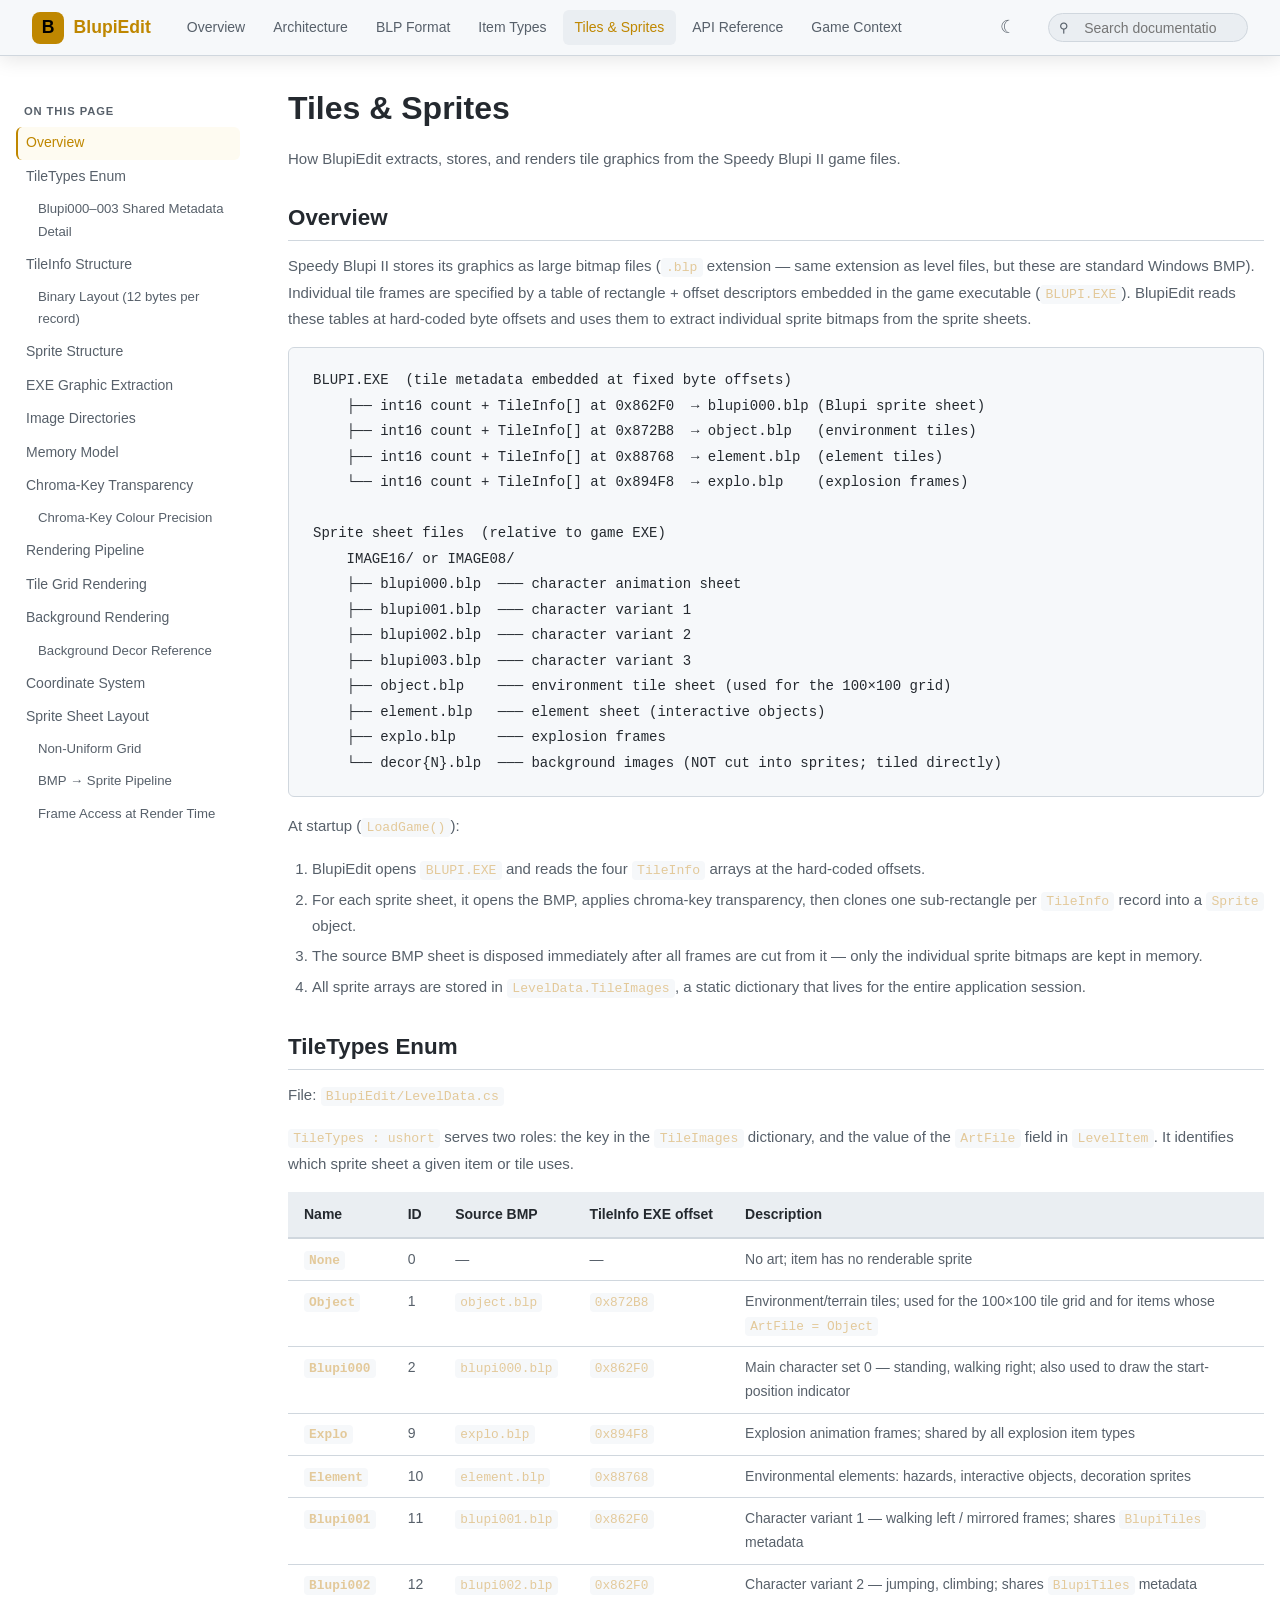
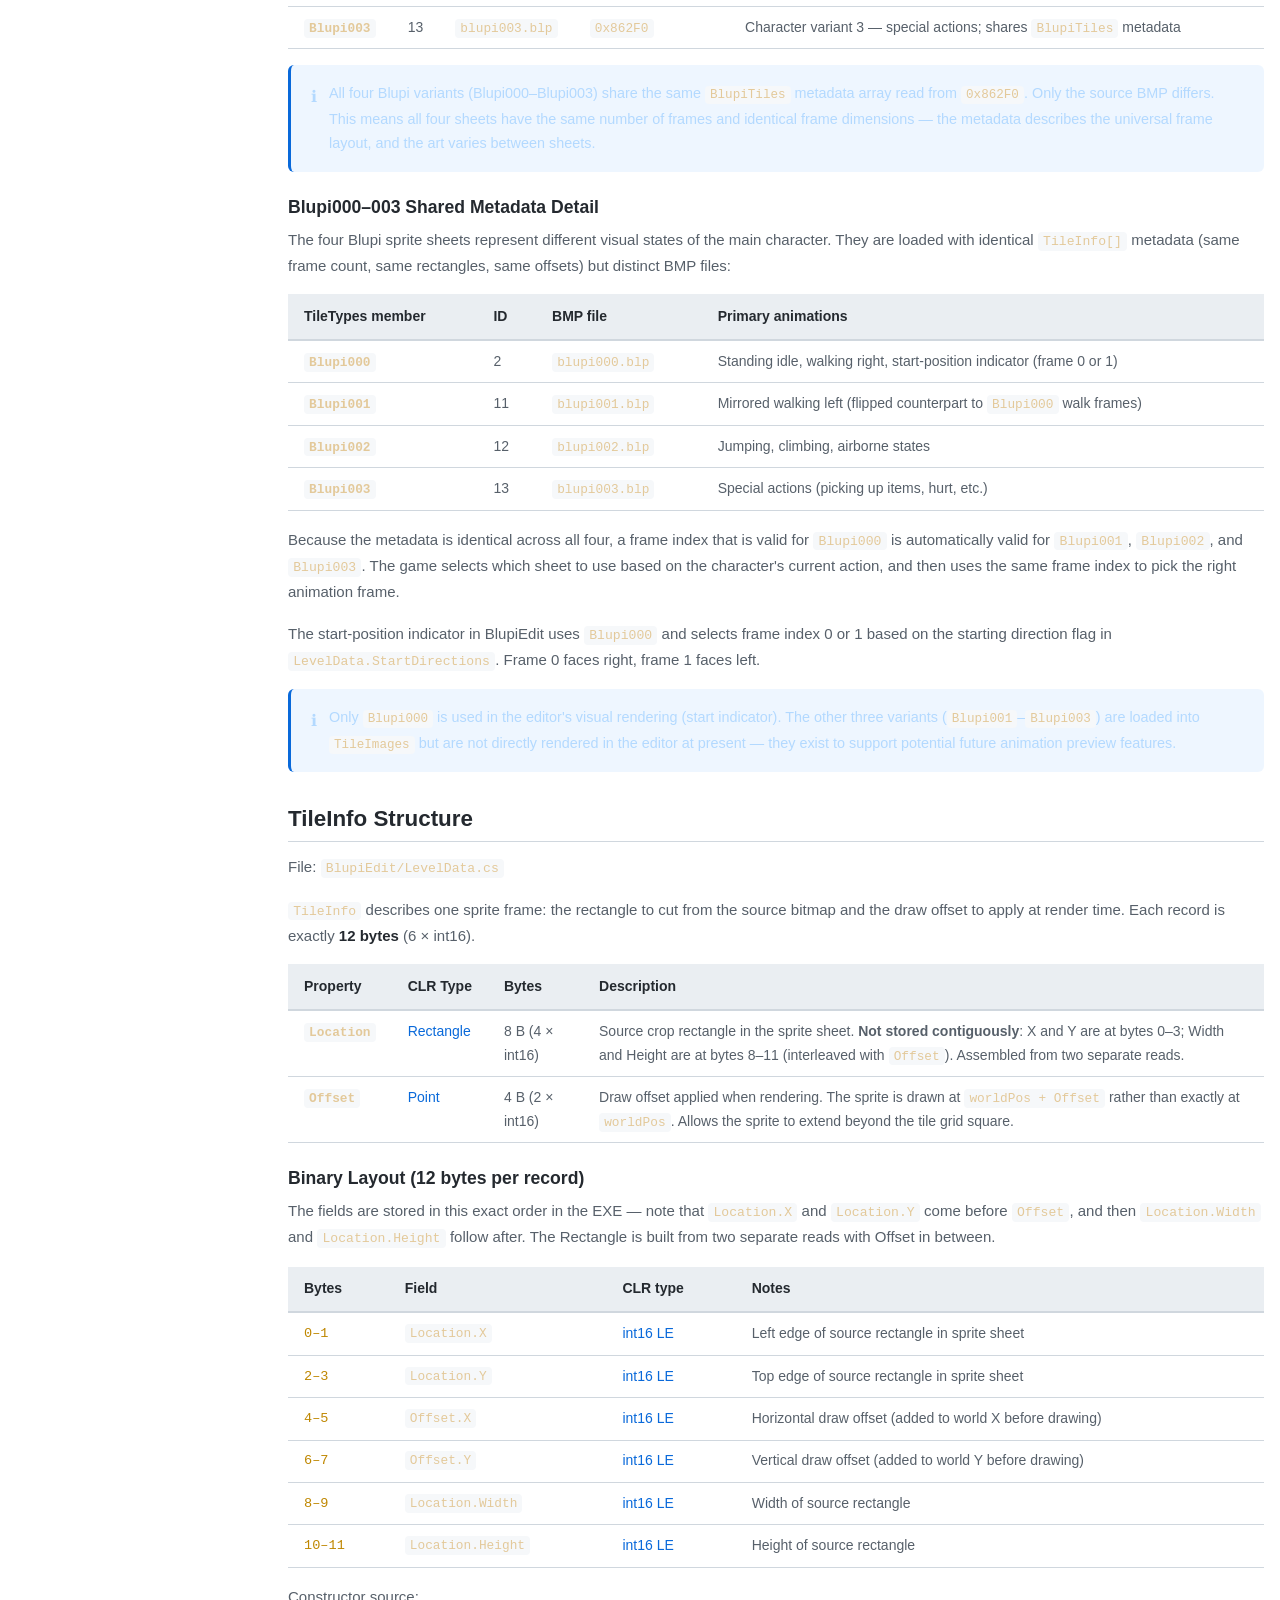
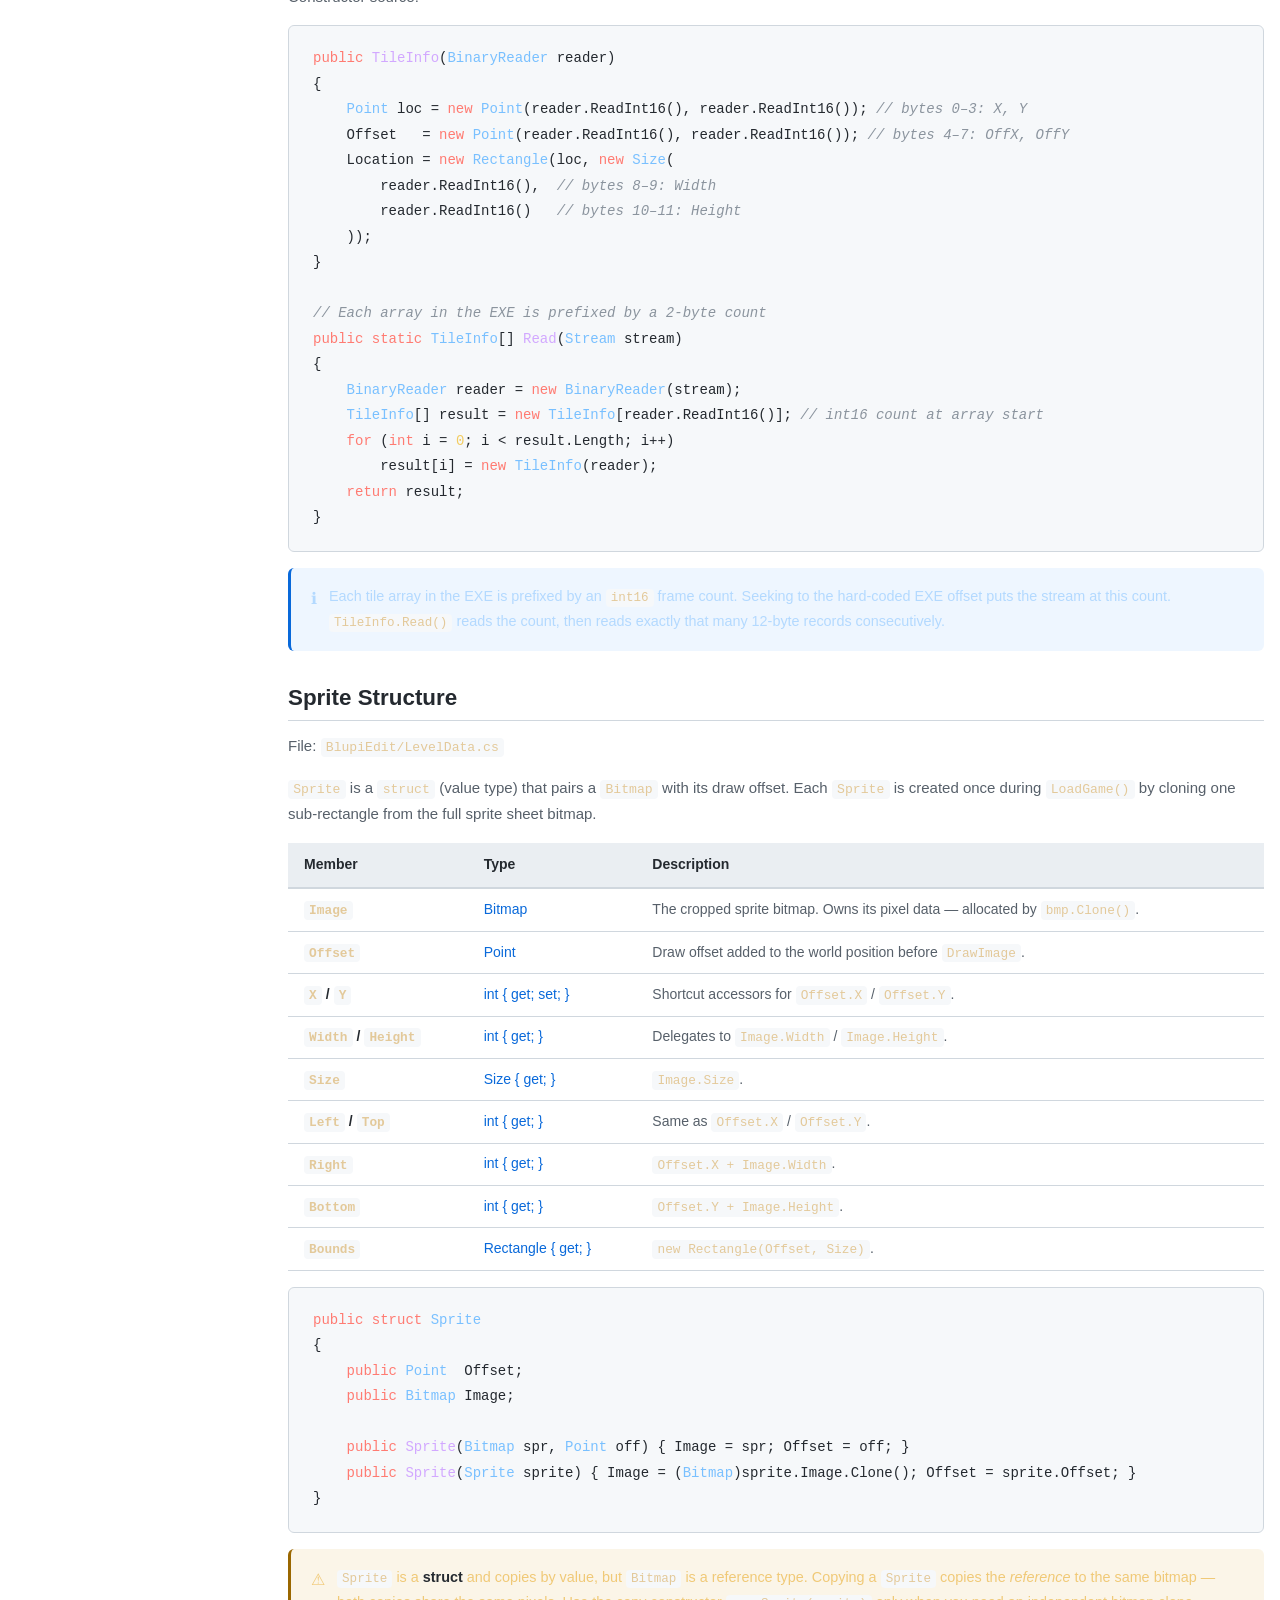
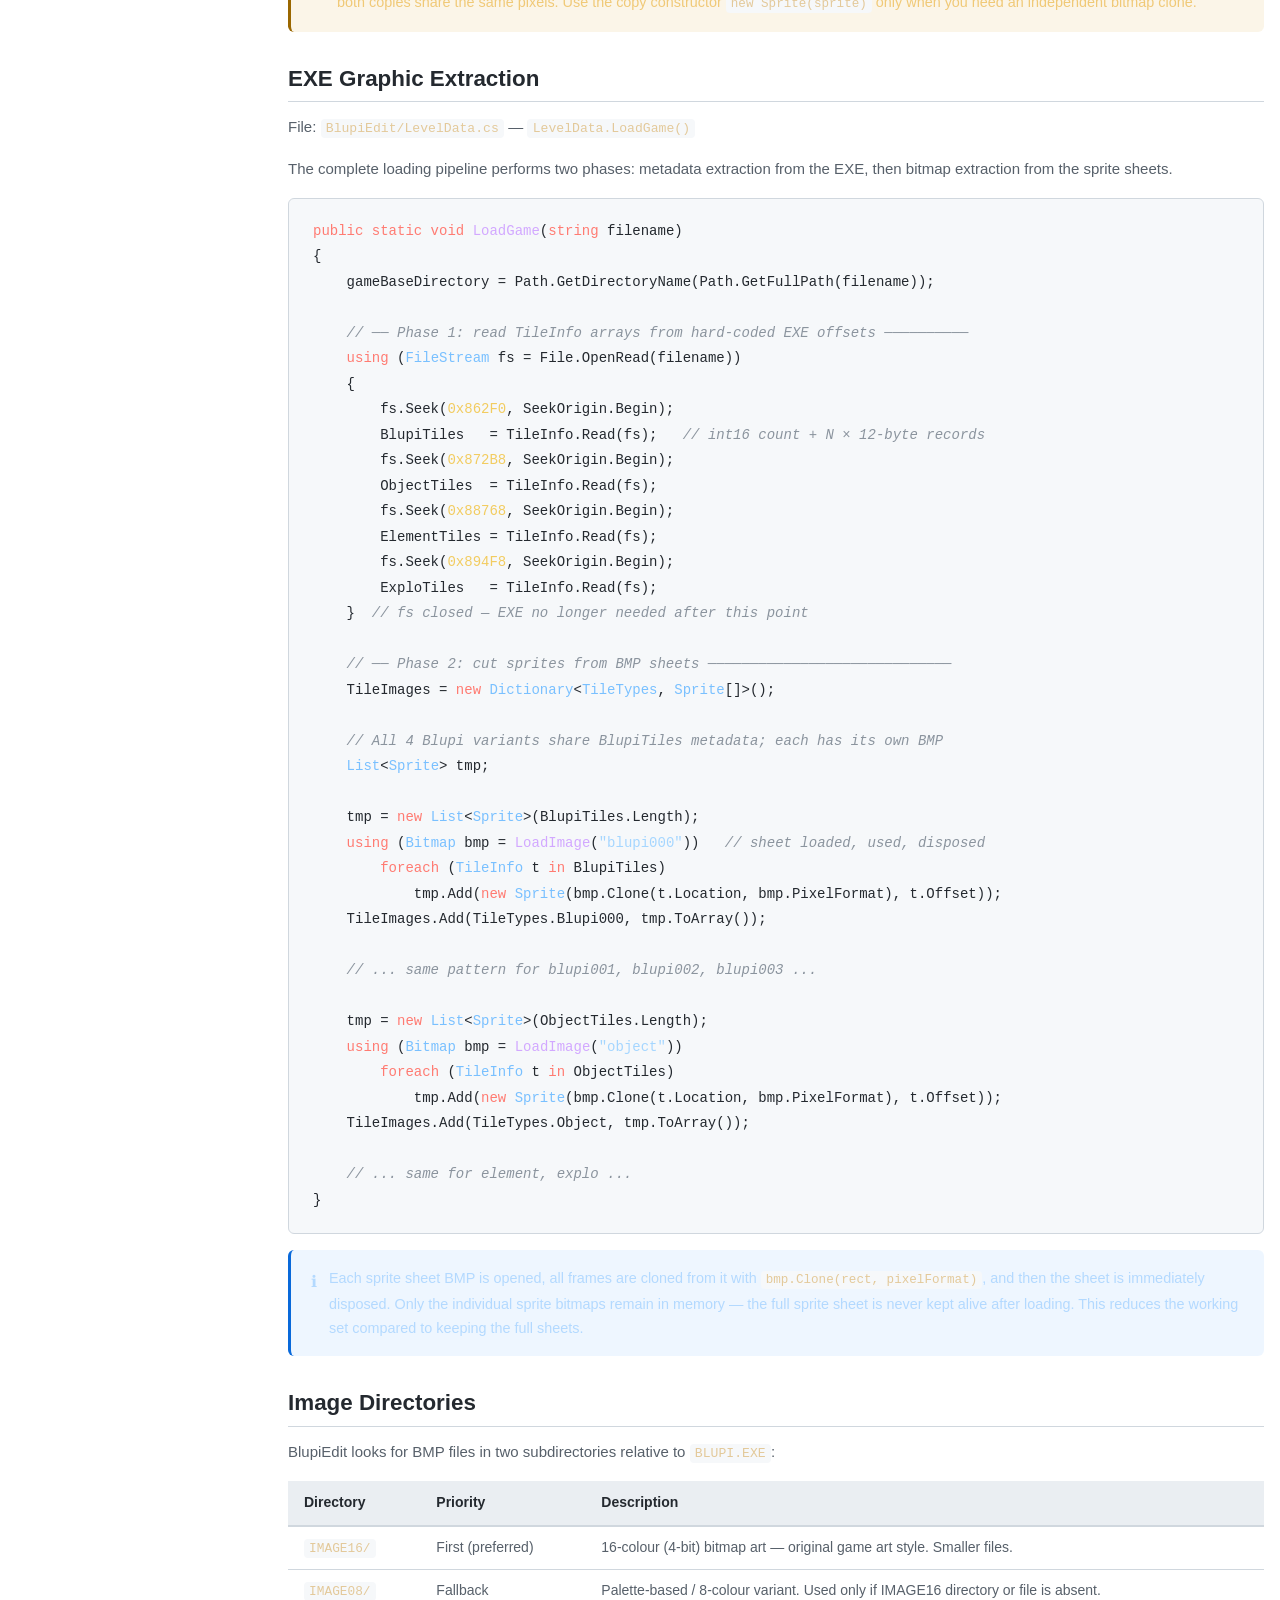
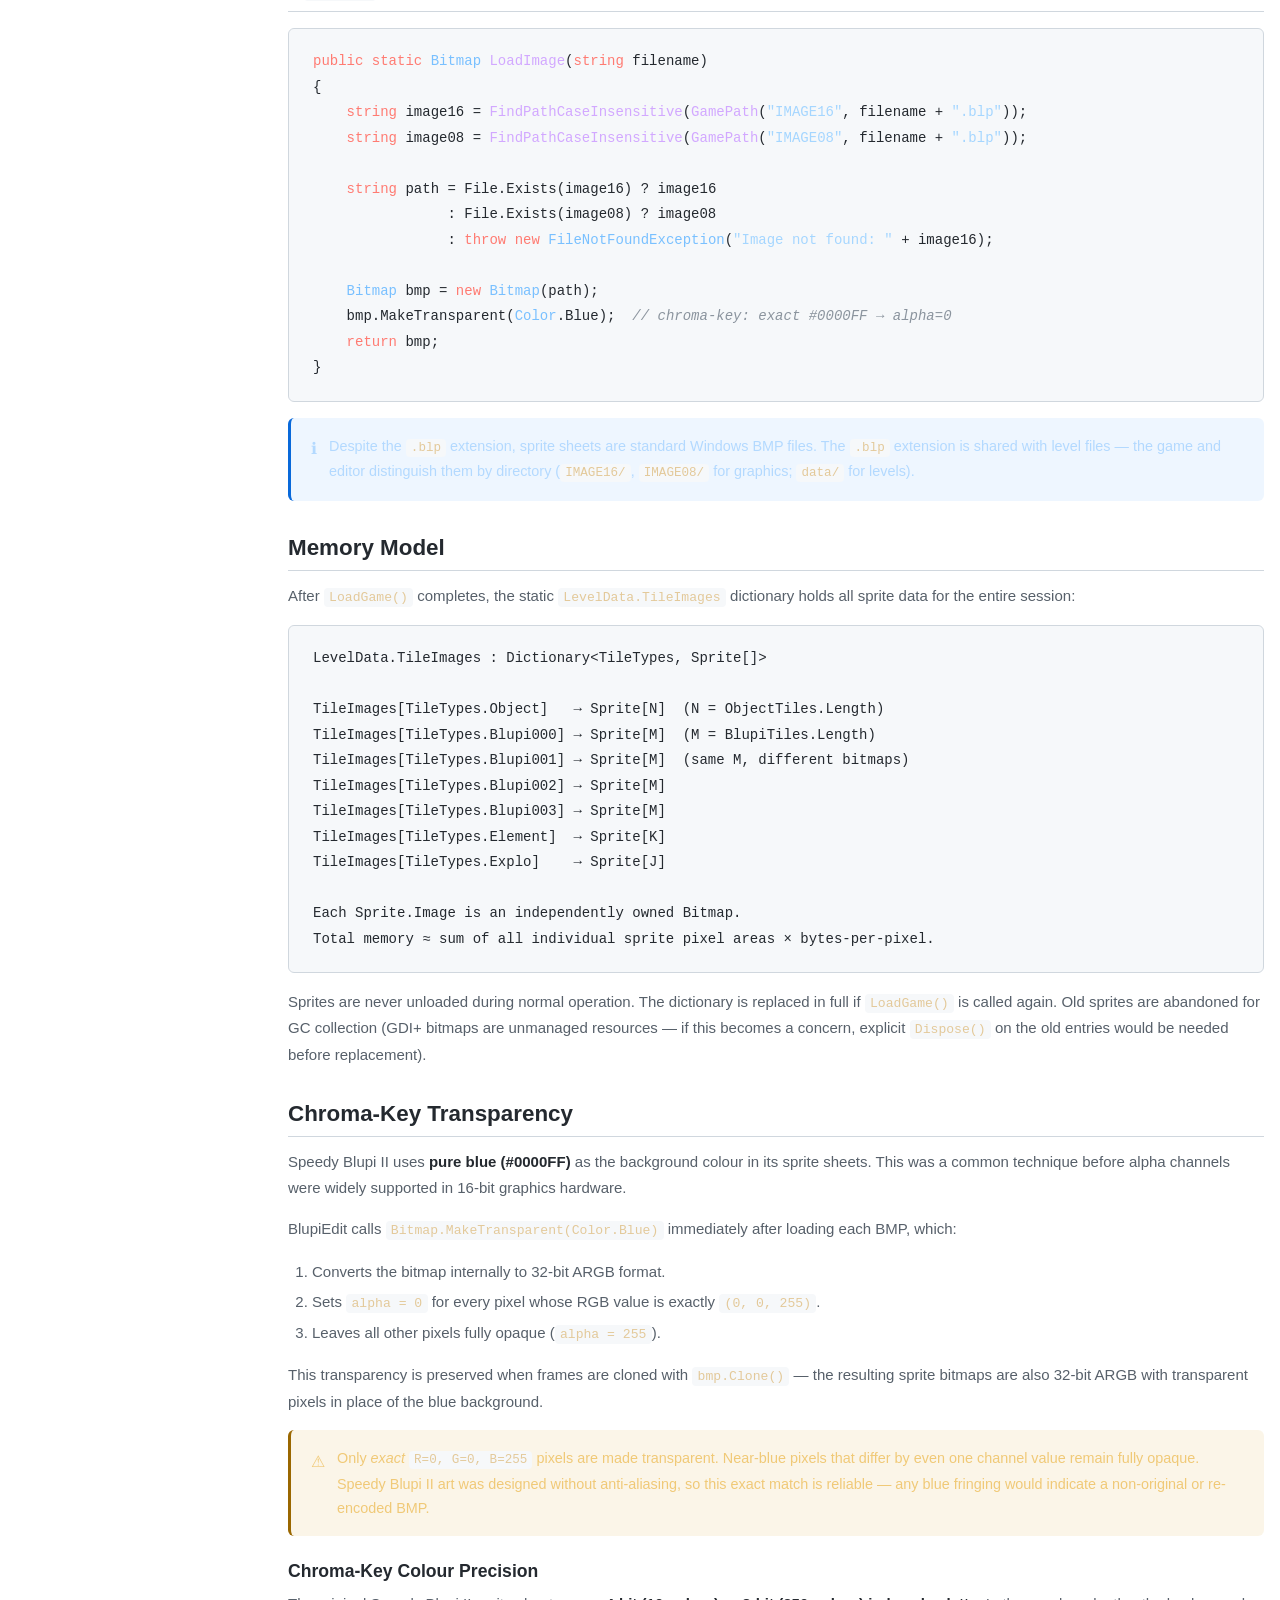
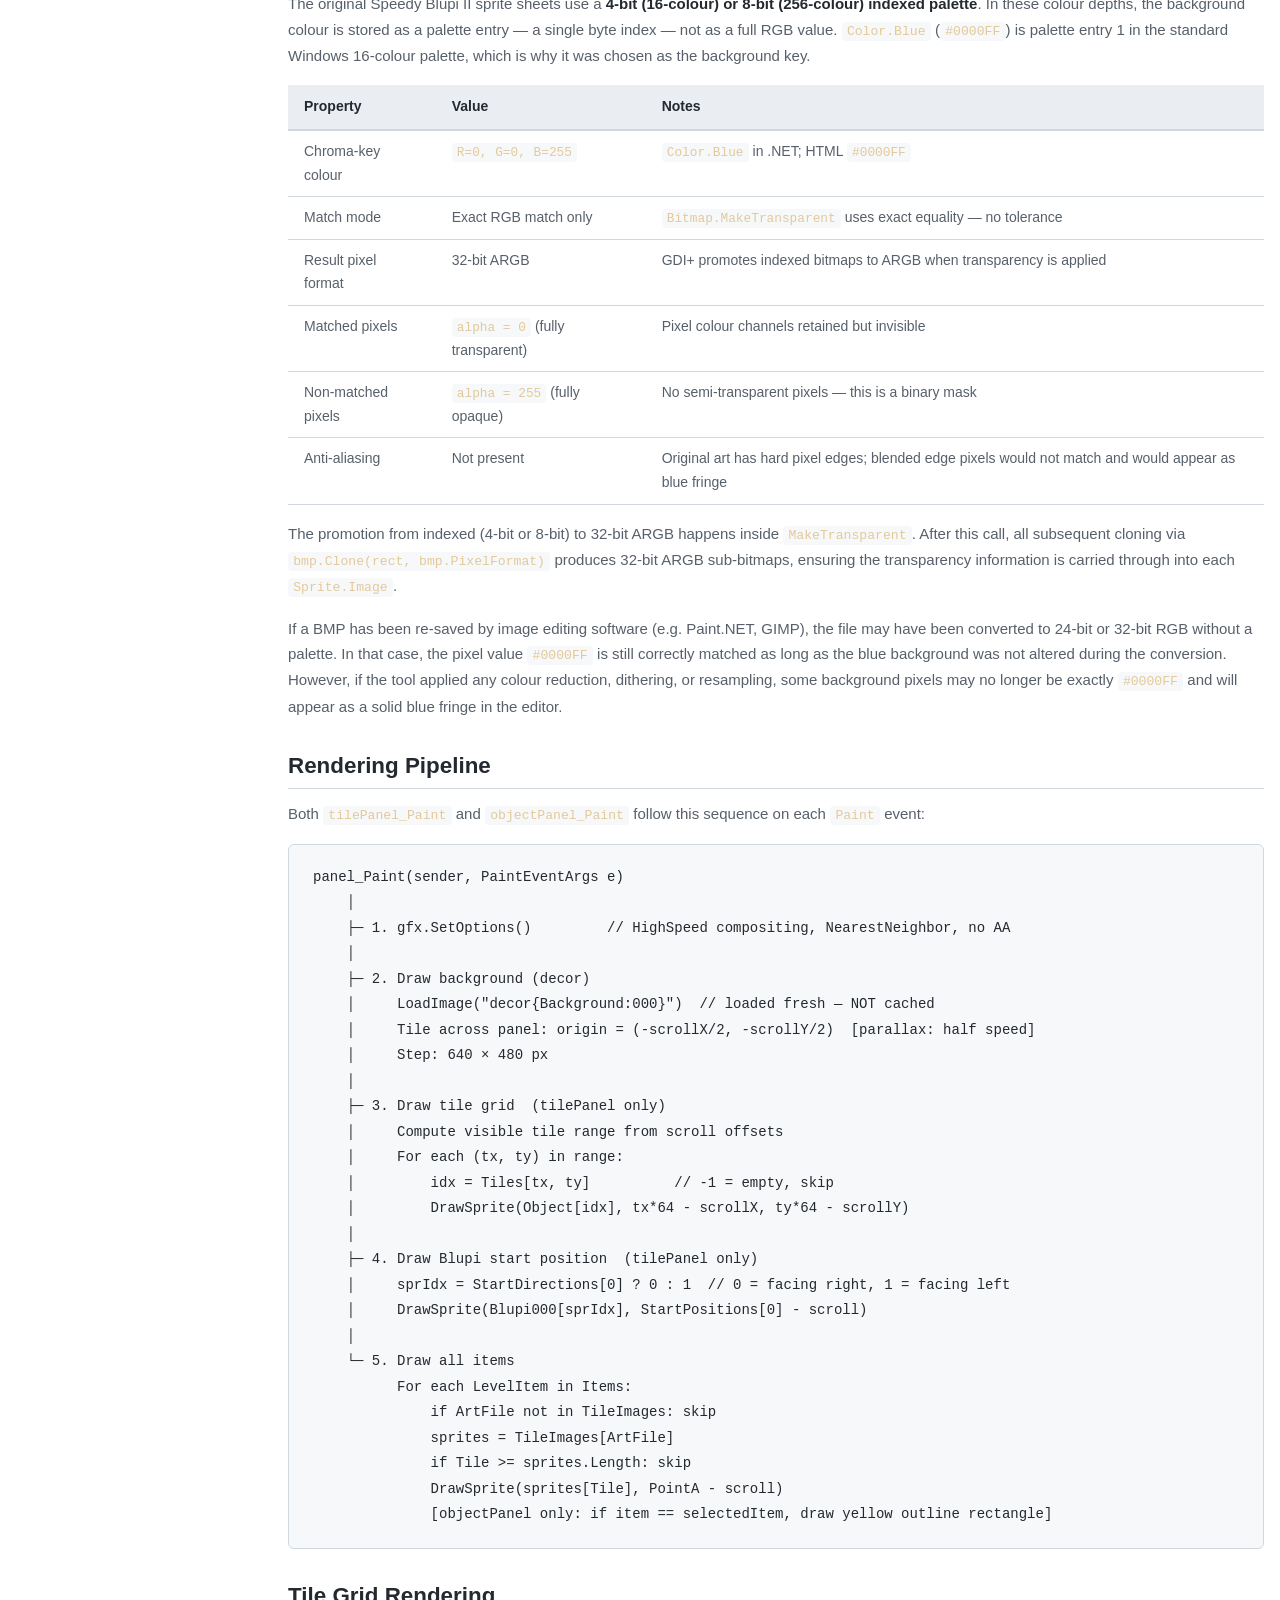
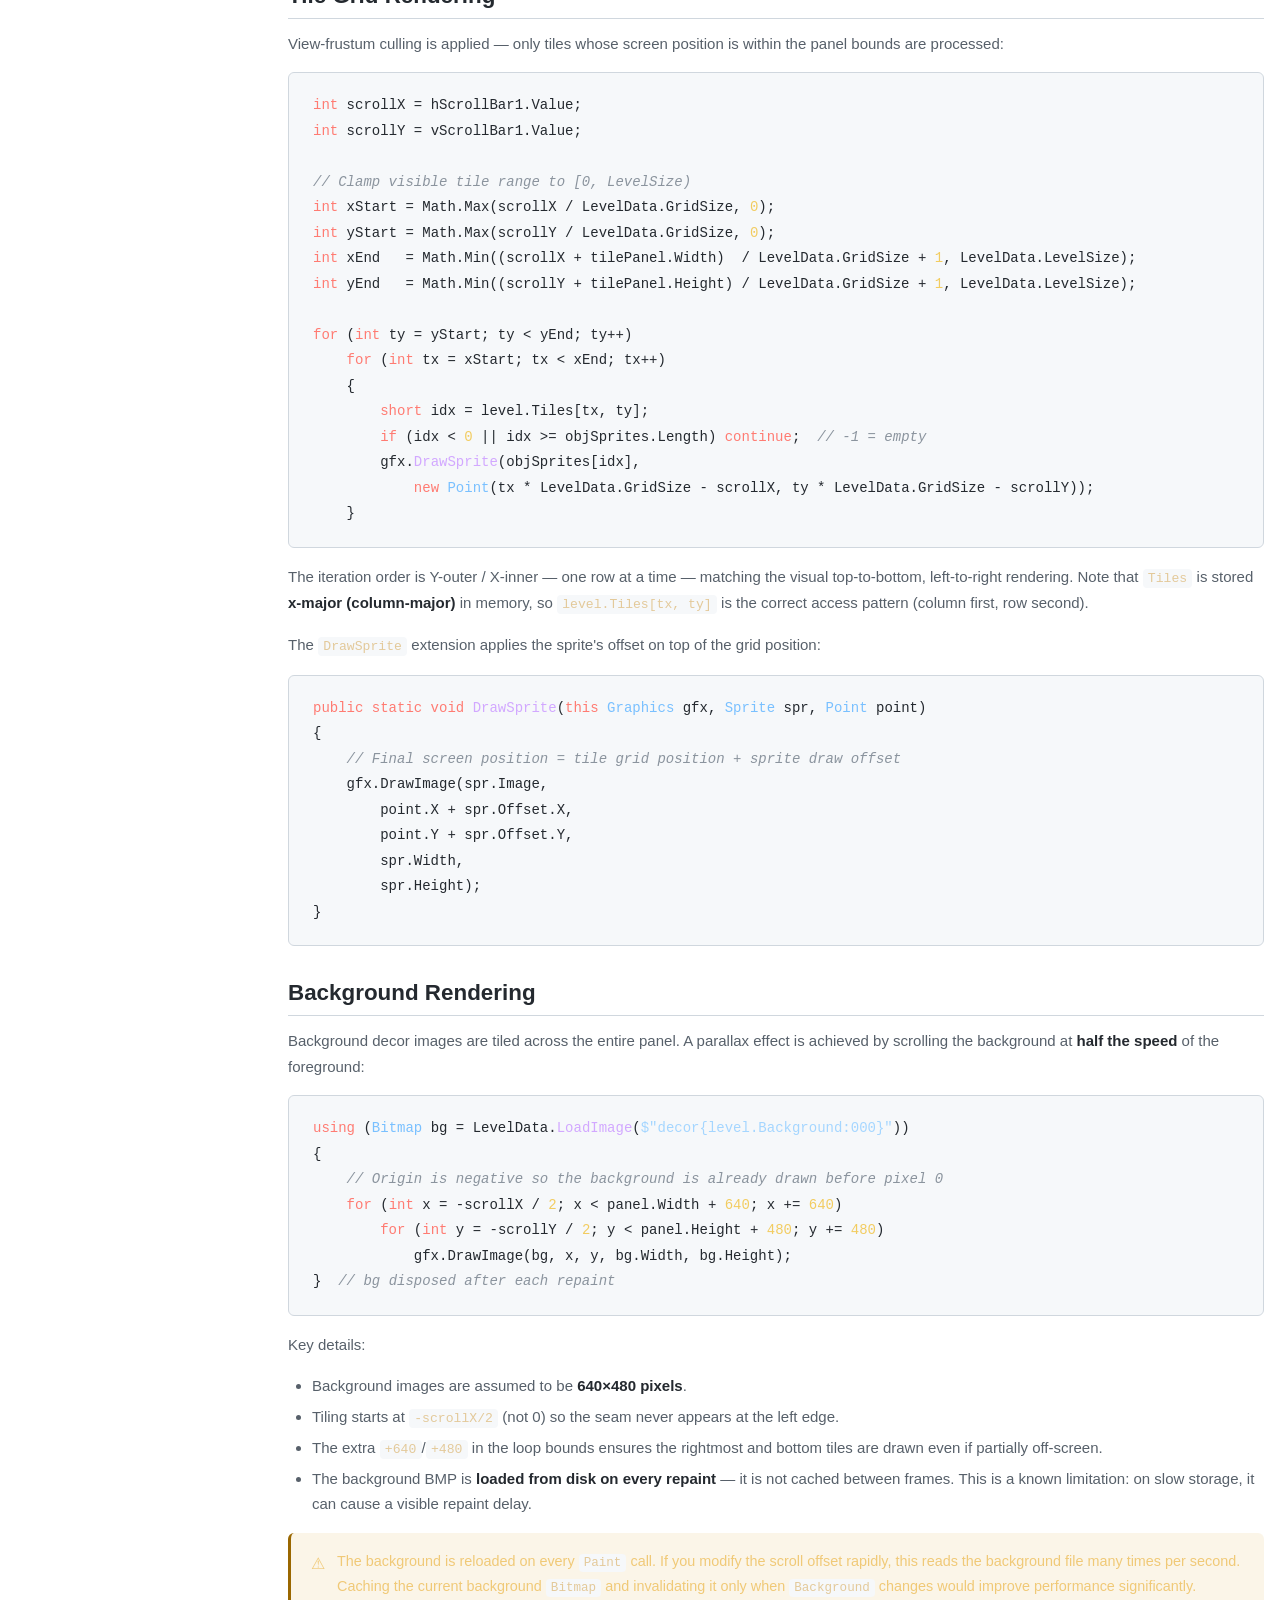
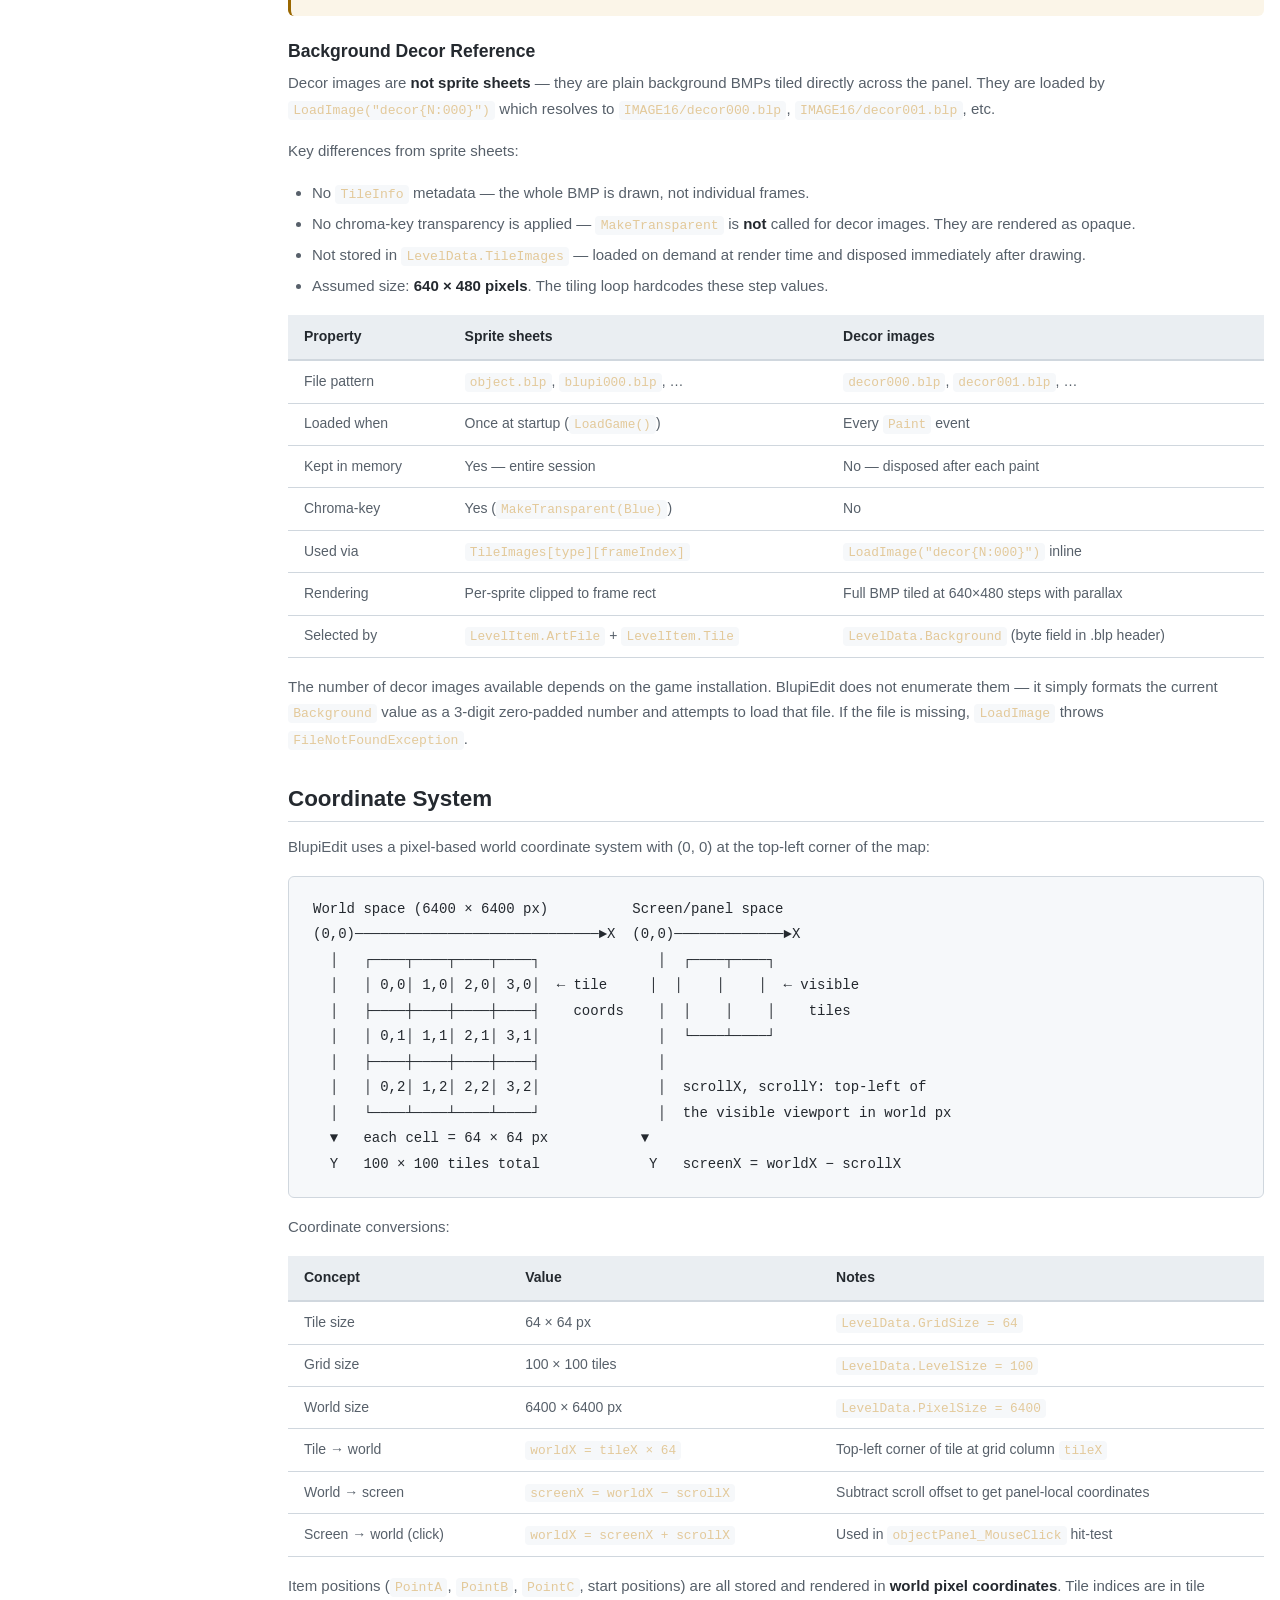
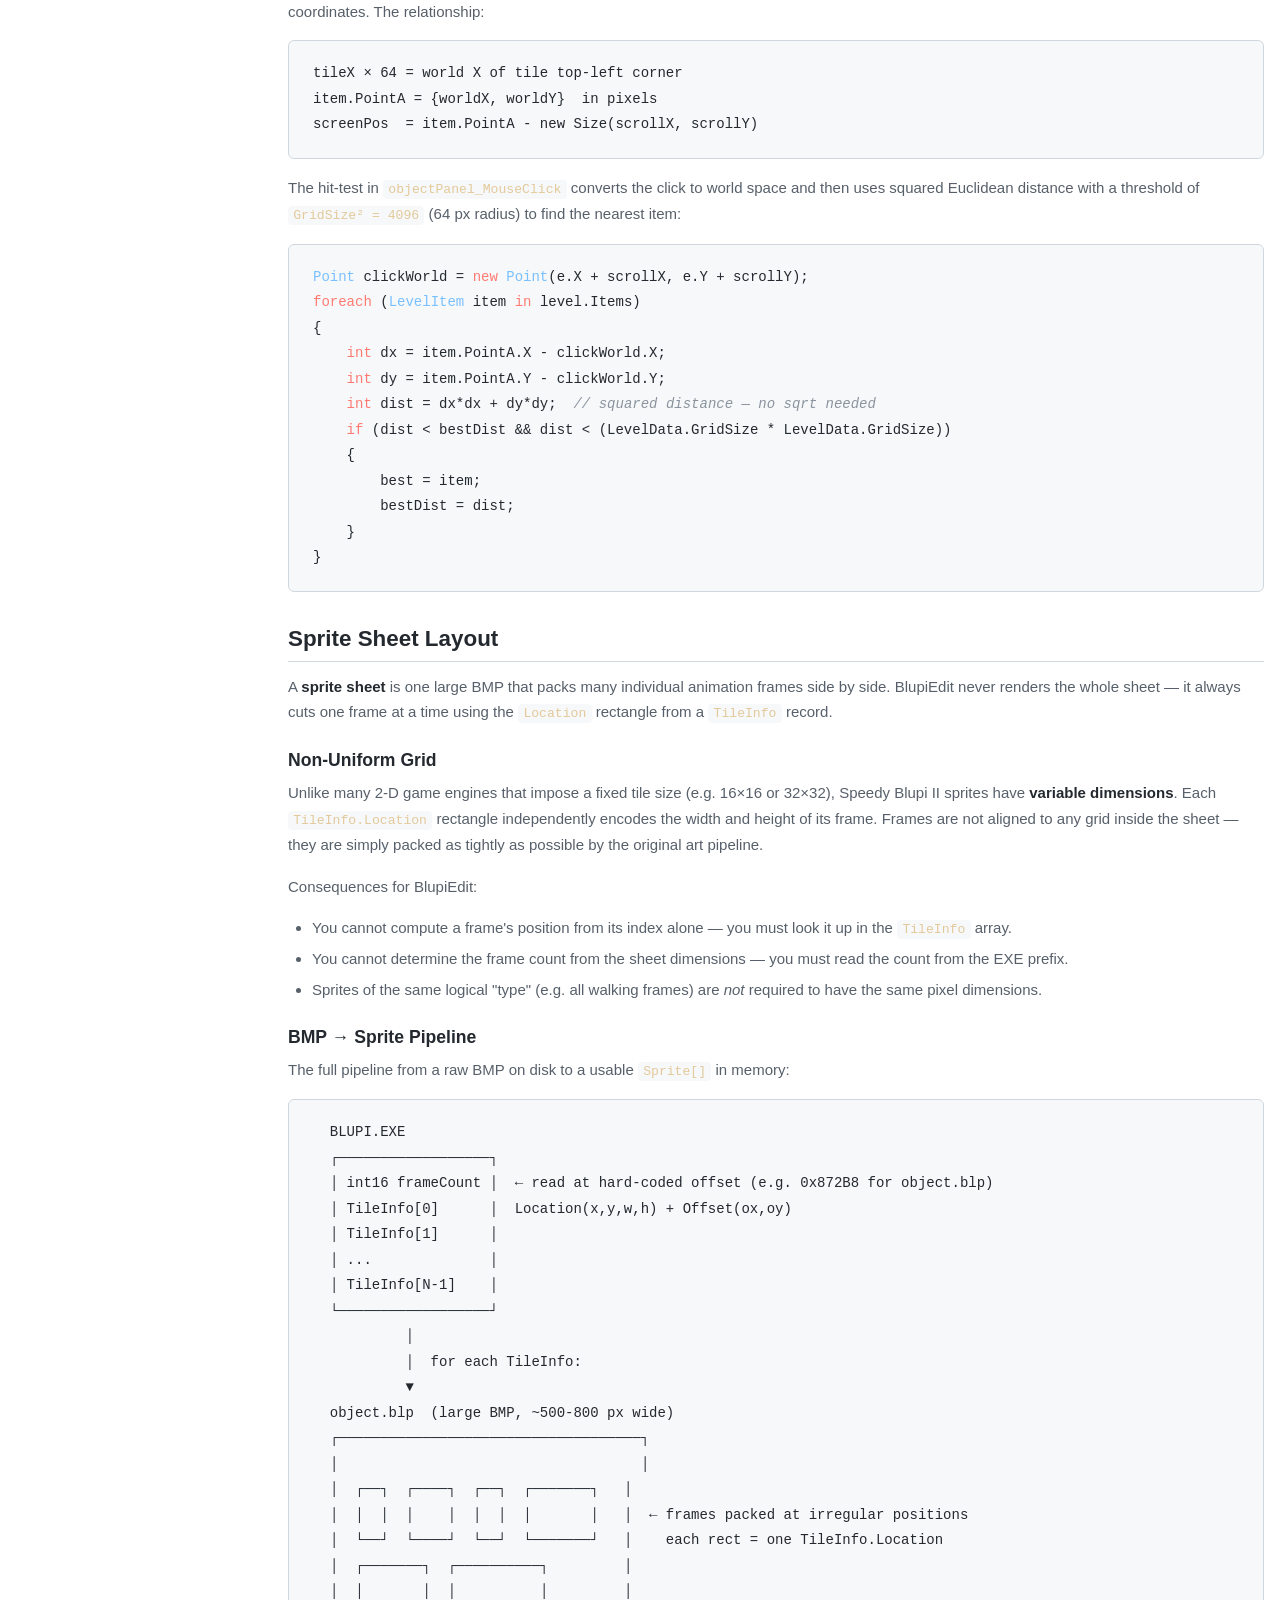
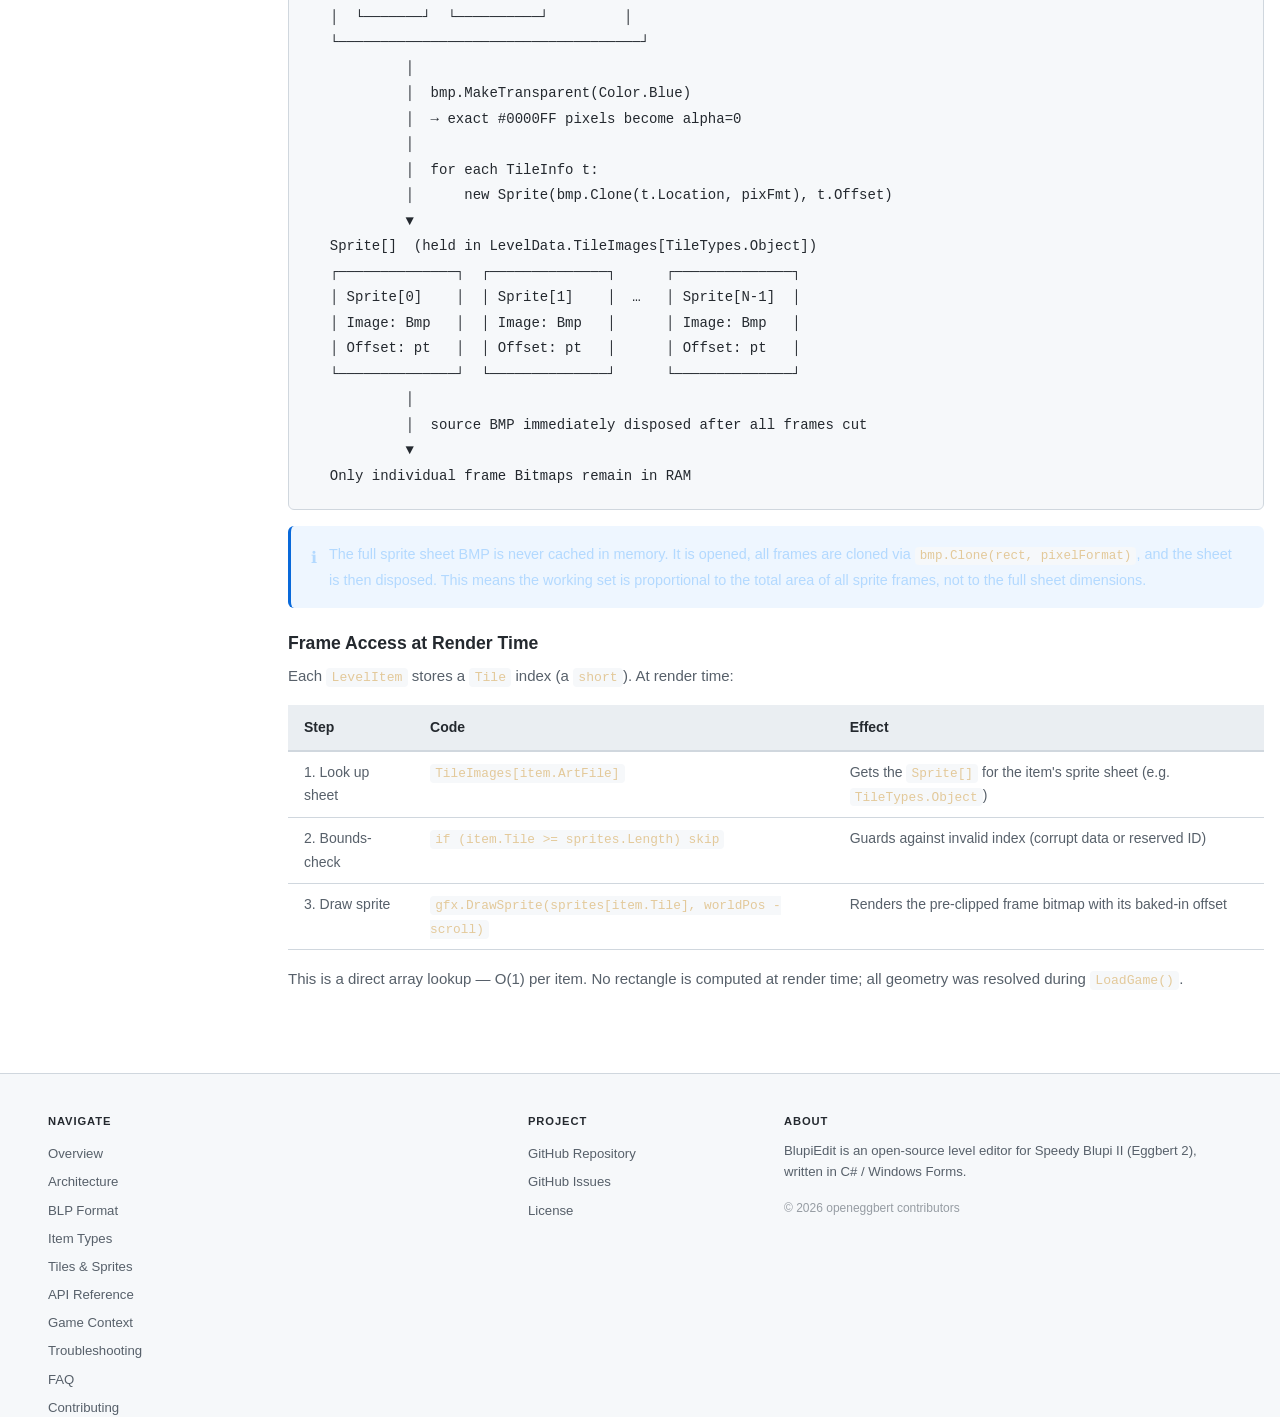
<file: web/tiles.html>
<!DOCTYPE html>
<html lang="en">
<head>
<meta charset="UTF-8">
<meta name="viewport" content="width=device-width, initial-scale=1.0">
<title>Tiles &amp; Sprites – BlupiEdit Documentation</title>
<link rel="stylesheet" href="css/style.css">
</head>
<body>

<header>
  <a class="logo" href="index.html">
    <div class="logo-icon">B</div>
    BlupiEdit
  </a>
  <nav>
    <a href="index.html">Overview</a>
    <a href="architecture.html">Architecture</a>
    <a href="file-format.html">BLP Format</a>
    <a href="items.html">Item Types</a>
    <a href="tiles.html" class="active">Tiles &amp; Sprites</a>
    <a href="classes.html">API Reference</a>
    <a href="game-context.html">Game Context</a>
  </nav>
  <button class="theme-toggle" id="theme-toggle" aria-label="Toggle theme">&#9728;</button>
  <button class="hamburger" id="hamburger" aria-label="Toggle navigation" aria-expanded="false">
    <span></span><span></span><span></span>
  </button>
  <div class="header-search">
    <span class="search-icon">&#9906;</span>
    <input id="search-input" type="search" placeholder="Search documentation…" autocomplete="off">
    <div id="search-results"></div>
  </div>
</header>

<div class="page-wrap">
  <aside class="sidebar">
    <div class="sidebar-section">
      <h4>On this page</h4>
    </div>
  </aside>

  <main>
    <h1>Tiles &amp; Sprites</h1>
    <p>How BlupiEdit extracts, stores, and renders tile graphics from the Speedy Blupi II game files.</p>

    <h2 id="overview">Overview</h2>

    <p>Speedy Blupi II stores its graphics as large bitmap files (<code>.blp</code> extension — same extension as level files, but these are standard Windows BMP). Individual tile frames are specified by a table of rectangle + offset descriptors embedded in the game executable (<code>BLUPI.EXE</code>). BlupiEdit reads these tables at hard-coded byte offsets and uses them to extract individual sprite bitmaps from the sprite sheets.</p>

    <pre><code>BLUPI.EXE  (tile metadata embedded at fixed byte offsets)
    ├── int16 count + TileInfo[] at 0x862F0  → blupi000.blp (Blupi sprite sheet)
    ├── int16 count + TileInfo[] at 0x872B8  → object.blp   (environment tiles)
    ├── int16 count + TileInfo[] at 0x88768  → element.blp  (element tiles)
    └── int16 count + TileInfo[] at 0x894F8  → explo.blp    (explosion frames)

Sprite sheet files  (relative to game EXE)
    IMAGE16/ or IMAGE08/
    ├── blupi000.blp  ─── character animation sheet
    ├── blupi001.blp  ─── character variant 1
    ├── blupi002.blp  ─── character variant 2
    ├── blupi003.blp  ─── character variant 3
    ├── object.blp    ─── environment tile sheet (used for the 100×100 grid)
    ├── element.blp   ─── element sheet (interactive objects)
    ├── explo.blp     ─── explosion frames
    └── decor{N}.blp  ─── background images (NOT cut into sprites; tiled directly)</code></pre>

    <p>At startup (<code>LoadGame()</code>):</p>
    <ol>
      <li>BlupiEdit opens <code>BLUPI.EXE</code> and reads the four <code>TileInfo</code> arrays at the hard-coded offsets.</li>
      <li>For each sprite sheet, it opens the BMP, applies chroma-key transparency, then clones one sub-rectangle per <code>TileInfo</code> record into a <code>Sprite</code> object.</li>
      <li>The source BMP sheet is disposed immediately after all frames are cut from it — only the individual sprite bitmaps are kept in memory.</li>
      <li>All sprite arrays are stored in <code>LevelData.TileImages</code>, a static dictionary that lives for the entire application session.</li>
    </ol>

    <h2 id="tiletypes">TileTypes Enum</h2>

    <p>File: <code>BlupiEdit/LevelData.cs</code></p>

    <p><code>TileTypes : ushort</code> serves two roles: the key in the <code>TileImages</code> dictionary, and the value of the <code>ArtFile</code> field in <code>LevelItem</code>. It identifies which sprite sheet a given item or tile uses.</p>

    <div class="table-wrap">
      <table>
        <thead><tr><th>Name</th><th>ID</th><th>Source BMP</th><th>TileInfo EXE offset</th><th>Description</th></tr></thead>
        <tbody>
          <tr>
            <td class="td-name"><code>None</code></td><td>0</td><td>—</td><td>—</td>
            <td>No art; item has no renderable sprite</td>
          </tr>
          <tr>
            <td class="td-name"><code>Object</code></td><td>1</td><td><code>object.blp</code></td><td><code>0x872B8</code></td>
            <td>Environment/terrain tiles; used for the 100×100 tile grid and for items whose <code>ArtFile = Object</code></td>
          </tr>
          <tr>
            <td class="td-name"><code>Blupi000</code></td><td>2</td><td><code>blupi000.blp</code></td><td><code>0x862F0</code></td>
            <td>Main character set 0 — standing, walking right; also used to draw the start-position indicator</td>
          </tr>
          <tr>
            <td class="td-name"><code>Explo</code></td><td>9</td><td><code>explo.blp</code></td><td><code>0x894F8</code></td>
            <td>Explosion animation frames; shared by all explosion item types</td>
          </tr>
          <tr>
            <td class="td-name"><code>Element</code></td><td>10</td><td><code>element.blp</code></td><td><code>0x88768</code></td>
            <td>Environmental elements: hazards, interactive objects, decoration sprites</td>
          </tr>
          <tr>
            <td class="td-name"><code>Blupi001</code></td><td>11</td><td><code>blupi001.blp</code></td><td><code>0x862F0</code></td>
            <td>Character variant 1 — walking left / mirrored frames; shares <code>BlupiTiles</code> metadata</td>
          </tr>
          <tr>
            <td class="td-name"><code>Blupi002</code></td><td>12</td><td><code>blupi002.blp</code></td><td><code>0x862F0</code></td>
            <td>Character variant 2 — jumping, climbing; shares <code>BlupiTiles</code> metadata</td>
          </tr>
          <tr>
            <td class="td-name"><code>Blupi003</code></td><td>13</td><td><code>blupi003.blp</code></td><td><code>0x862F0</code></td>
            <td>Character variant 3 — special actions; shares <code>BlupiTiles</code> metadata</td>
          </tr>
        </tbody>
      </table>
    </div>

    <div class="callout callout-info">
      <span class="callout-icon">&#8505;</span>
      <p>All four Blupi variants (Blupi000–Blupi003) share the same <code>BlupiTiles</code> metadata array read from <code>0x862F0</code>. Only the source BMP differs. This means all four sheets have the same number of frames and identical frame dimensions — the metadata describes the universal frame layout, and the art varies between sheets.</p>
    </div>

    <h3 id="blupi-variants">Blupi000–003 Shared Metadata Detail</h3>

    <p>The four Blupi sprite sheets represent different visual states of the main character. They are loaded with identical <code>TileInfo[]</code> metadata (same frame count, same rectangles, same offsets) but distinct BMP files:</p>

    <div class="table-wrap">
      <table>
        <thead><tr><th>TileTypes member</th><th>ID</th><th>BMP file</th><th>Primary animations</th></tr></thead>
        <tbody>
          <tr>
            <td class="td-name"><code>Blupi000</code></td><td>2</td><td><code>blupi000.blp</code></td>
            <td>Standing idle, walking right, start-position indicator (frame 0 or 1)</td>
          </tr>
          <tr>
            <td class="td-name"><code>Blupi001</code></td><td>11</td><td><code>blupi001.blp</code></td>
            <td>Mirrored walking left (flipped counterpart to <code>Blupi000</code> walk frames)</td>
          </tr>
          <tr>
            <td class="td-name"><code>Blupi002</code></td><td>12</td><td><code>blupi002.blp</code></td>
            <td>Jumping, climbing, airborne states</td>
          </tr>
          <tr>
            <td class="td-name"><code>Blupi003</code></td><td>13</td><td><code>blupi003.blp</code></td>
            <td>Special actions (picking up items, hurt, etc.)</td>
          </tr>
        </tbody>
      </table>
    </div>

    <p>Because the metadata is identical across all four, a frame index that is valid for <code>Blupi000</code> is automatically valid for <code>Blupi001</code>, <code>Blupi002</code>, and <code>Blupi003</code>. The game selects which sheet to use based on the character's current action, and then uses the same frame index to pick the right animation frame.</p>

    <p>The start-position indicator in BlupiEdit uses <code>Blupi000</code> and selects frame index 0 or 1 based on the starting direction flag in <code>LevelData.StartDirections</code>. Frame 0 faces right, frame 1 faces left.</p>

    <div class="callout callout-info">
      <span class="callout-icon">&#8505;</span>
      <p>Only <code>Blupi000</code> is used in the editor's visual rendering (start indicator). The other three variants (<code>Blupi001</code>–<code>Blupi003</code>) are loaded into <code>TileImages</code> but are not directly rendered in the editor at present — they exist to support potential future animation preview features.</p>
    </div>

    <h2 id="tileinfo">TileInfo Structure</h2>
    <p>File: <code>BlupiEdit/LevelData.cs</code></p>

    <p><code>TileInfo</code> describes one sprite frame: the rectangle to cut from the source bitmap and the draw offset to apply at render time. Each record is exactly <strong>12 bytes</strong> (6 × int16).</p>

    <div class="table-wrap">
      <table>
        <thead><tr><th>Property</th><th>CLR Type</th><th>Bytes</th><th>Description</th></tr></thead>
        <tbody>
          <tr>
            <td class="td-name"><code>Location</code></td>
            <td class="td-type">Rectangle</td>
            <td>8 B (4 × int16)</td>
            <td>
              Source crop rectangle in the sprite sheet. <strong>Not stored contiguously</strong>: X and Y are at bytes 0–3; Width and Height are at bytes 8–11 (interleaved with <code>Offset</code>). Assembled from two separate reads.
            </td>
          </tr>
          <tr>
            <td class="td-name"><code>Offset</code></td>
            <td class="td-type">Point</td>
            <td>4 B (2 × int16)</td>
            <td>Draw offset applied when rendering. The sprite is drawn at <code>worldPos + Offset</code> rather than exactly at <code>worldPos</code>. Allows the sprite to extend beyond the tile grid square.</td>
          </tr>
        </tbody>
      </table>
    </div>

    <h3 id="tileinfo-memory">Binary Layout (12 bytes per record)</h3>

    <p>The fields are stored in this exact order in the EXE — note that <code>Location.X</code> and <code>Location.Y</code> come before <code>Offset</code>, and then <code>Location.Width</code> and <code>Location.Height</code> follow after. The Rectangle is built from two separate reads with Offset in between.</p>

    <div class="table-wrap">
      <table class="offset-table">
        <thead><tr><th>Bytes</th><th>Field</th><th>CLR type</th><th>Notes</th></tr></thead>
        <tbody>
          <tr class="row-known"><td>0–1</td><td><code>Location.X</code></td><td>int16 LE</td><td>Left edge of source rectangle in sprite sheet</td></tr>
          <tr class="row-known"><td>2–3</td><td><code>Location.Y</code></td><td>int16 LE</td><td>Top edge of source rectangle in sprite sheet</td></tr>
          <tr class="row-tiles"><td>4–5</td><td><code>Offset.X</code></td><td>int16 LE</td><td>Horizontal draw offset (added to world X before drawing)</td></tr>
          <tr class="row-tiles"><td>6–7</td><td><code>Offset.Y</code></td><td>int16 LE</td><td>Vertical draw offset (added to world Y before drawing)</td></tr>
          <tr class="row-known"><td>8–9</td><td><code>Location.Width</code></td><td>int16 LE</td><td>Width of source rectangle</td></tr>
          <tr class="row-known"><td>10–11</td><td><code>Location.Height</code></td><td>int16 LE</td><td>Height of source rectangle</td></tr>
        </tbody>
      </table>
    </div>

    <p>Constructor source:</p>
    <pre><code><span class="kw">public</span> <span class="fn">TileInfo</span>(<span class="ty">BinaryReader</span> reader)
{
    <span class="ty">Point</span> loc = <span class="kw">new</span> <span class="ty">Point</span>(reader.ReadInt16(), reader.ReadInt16()); <span class="cm">// bytes 0–3: X, Y</span>
    Offset   = <span class="kw">new</span> <span class="ty">Point</span>(reader.ReadInt16(), reader.ReadInt16()); <span class="cm">// bytes 4–7: OffX, OffY</span>
    Location = <span class="kw">new</span> <span class="ty">Rectangle</span>(loc, <span class="kw">new</span> <span class="ty">Size</span>(
        reader.ReadInt16(),  <span class="cm">// bytes 8–9: Width</span>
        reader.ReadInt16()   <span class="cm">// bytes 10–11: Height</span>
    ));
}

<span class="cm">// Each array in the EXE is prefixed by a 2-byte count</span>
<span class="kw">public static</span> <span class="ty">TileInfo</span>[] <span class="fn">Read</span>(<span class="ty">Stream</span> stream)
{
    <span class="ty">BinaryReader</span> reader = <span class="kw">new</span> <span class="ty">BinaryReader</span>(stream);
    <span class="ty">TileInfo</span>[] result = <span class="kw">new</span> <span class="ty">TileInfo</span>[reader.ReadInt16()]; <span class="cm">// int16 count at array start</span>
    <span class="kw">for</span> (<span class="kw">int</span> i = <span class="nu">0</span>; i &lt; result.Length; i++)
        result[i] = <span class="kw">new</span> <span class="ty">TileInfo</span>(reader);
    <span class="kw">return</span> result;
}</code></pre>

    <div class="callout callout-info">
      <span class="callout-icon">&#8505;</span>
      <p>Each tile array in the EXE is prefixed by an <code>int16</code> frame count. Seeking to the hard-coded EXE offset puts the stream at this count. <code>TileInfo.Read()</code> reads the count, then reads exactly that many 12-byte records consecutively.</p>
    </div>

    <h2 id="sprite">Sprite Structure</h2>
    <p>File: <code>BlupiEdit/LevelData.cs</code></p>

    <p><code>Sprite</code> is a <code>struct</code> (value type) that pairs a <code>Bitmap</code> with its draw offset. Each <code>Sprite</code> is created once during <code>LoadGame()</code> by cloning one sub-rectangle from the full sprite sheet bitmap.</p>

    <div class="table-wrap">
      <table>
        <thead><tr><th>Member</th><th>Type</th><th>Description</th></tr></thead>
        <tbody>
          <tr><td class="td-name"><code>Image</code></td><td class="td-type">Bitmap</td><td>The cropped sprite bitmap. Owns its pixel data — allocated by <code>bmp.Clone()</code>.</td></tr>
          <tr><td class="td-name"><code>Offset</code></td><td class="td-type">Point</td><td>Draw offset added to the world position before <code>DrawImage</code>.</td></tr>
          <tr><td class="td-name"><code>X</code> / <code>Y</code></td><td class="td-type">int { get; set; }</td><td>Shortcut accessors for <code>Offset.X</code> / <code>Offset.Y</code>.</td></tr>
          <tr><td class="td-name"><code>Width</code> / <code>Height</code></td><td class="td-type">int { get; }</td><td>Delegates to <code>Image.Width</code> / <code>Image.Height</code>.</td></tr>
          <tr><td class="td-name"><code>Size</code></td><td class="td-type">Size { get; }</td><td><code>Image.Size</code>.</td></tr>
          <tr><td class="td-name"><code>Left</code> / <code>Top</code></td><td class="td-type">int { get; }</td><td>Same as <code>Offset.X</code> / <code>Offset.Y</code>.</td></tr>
          <tr><td class="td-name"><code>Right</code></td><td class="td-type">int { get; }</td><td><code>Offset.X + Image.Width</code>.</td></tr>
          <tr><td class="td-name"><code>Bottom</code></td><td class="td-type">int { get; }</td><td><code>Offset.Y + Image.Height</code>.</td></tr>
          <tr><td class="td-name"><code>Bounds</code></td><td class="td-type">Rectangle { get; }</td><td><code>new Rectangle(Offset, Size)</code>.</td></tr>
        </tbody>
      </table>
    </div>

    <pre><code><span class="kw">public struct</span> <span class="ty">Sprite</span>
{
    <span class="kw">public</span> <span class="ty">Point</span>  Offset;
    <span class="kw">public</span> <span class="ty">Bitmap</span> Image;

    <span class="kw">public</span> <span class="fn">Sprite</span>(<span class="ty">Bitmap</span> spr, <span class="ty">Point</span> off) { Image = spr; Offset = off; }
    <span class="kw">public</span> <span class="fn">Sprite</span>(<span class="ty">Sprite</span> sprite) { Image = (<span class="ty">Bitmap</span>)sprite.Image.Clone(); Offset = sprite.Offset; }
}</code></pre>

    <div class="callout callout-warn">
      <span class="callout-icon">&#9888;</span>
      <p><code>Sprite</code> is a <strong>struct</strong> and copies by value, but <code>Bitmap</code> is a reference type. Copying a <code>Sprite</code> copies the <em>reference</em> to the same bitmap — both copies share the same pixels. Use the copy constructor <code>new Sprite(sprite)</code> only when you need an independent bitmap clone.</p>
    </div>

    <h2 id="extraction">EXE Graphic Extraction</h2>

    <p>File: <code>BlupiEdit/LevelData.cs</code> — <code>LevelData.LoadGame()</code></p>

    <p>The complete loading pipeline performs two phases: metadata extraction from the EXE, then bitmap extraction from the sprite sheets.</p>

    <pre><code><span class="kw">public static void</span> <span class="fn">LoadGame</span>(<span class="kw">string</span> filename)
{
    gameBaseDirectory = Path.GetDirectoryName(Path.GetFullPath(filename));

    <span class="cm">// ── Phase 1: read TileInfo arrays from hard-coded EXE offsets ──────────</span>
    <span class="kw">using</span> (<span class="ty">FileStream</span> fs = File.OpenRead(filename))
    {
        fs.Seek(<span class="nu">0x862F0</span>, SeekOrigin.Begin);
        BlupiTiles   = TileInfo.Read(fs);   <span class="cm">// int16 count + N × 12-byte records</span>
        fs.Seek(<span class="nu">0x872B8</span>, SeekOrigin.Begin);
        ObjectTiles  = TileInfo.Read(fs);
        fs.Seek(<span class="nu">0x88768</span>, SeekOrigin.Begin);
        ElementTiles = TileInfo.Read(fs);
        fs.Seek(<span class="nu">0x894F8</span>, SeekOrigin.Begin);
        ExploTiles   = TileInfo.Read(fs);
    }  <span class="cm">// fs closed — EXE no longer needed after this point</span>

    <span class="cm">// ── Phase 2: cut sprites from BMP sheets ─────────────────────────────</span>
    TileImages = <span class="kw">new</span> <span class="ty">Dictionary</span>&lt;<span class="ty">TileTypes</span>, <span class="ty">Sprite</span>[]&gt;();

    <span class="cm">// All 4 Blupi variants share BlupiTiles metadata; each has its own BMP</span>
    <span class="ty">List</span>&lt;<span class="ty">Sprite</span>&gt; tmp;

    tmp = <span class="kw">new</span> <span class="ty">List</span>&lt;<span class="ty">Sprite</span>&gt;(BlupiTiles.Length);
    <span class="kw">using</span> (<span class="ty">Bitmap</span> bmp = <span class="fn">LoadImage</span>(<span class="st">"blupi000"</span>))   <span class="cm">// sheet loaded, used, disposed</span>
        <span class="kw">foreach</span> (<span class="ty">TileInfo</span> t <span class="kw">in</span> BlupiTiles)
            tmp.Add(<span class="kw">new</span> <span class="ty">Sprite</span>(bmp.Clone(t.Location, bmp.PixelFormat), t.Offset));
    TileImages.Add(TileTypes.Blupi000, tmp.ToArray());

    <span class="cm">// ... same pattern for blupi001, blupi002, blupi003 ...</span>

    tmp = <span class="kw">new</span> <span class="ty">List</span>&lt;<span class="ty">Sprite</span>&gt;(ObjectTiles.Length);
    <span class="kw">using</span> (<span class="ty">Bitmap</span> bmp = <span class="fn">LoadImage</span>(<span class="st">"object"</span>))
        <span class="kw">foreach</span> (<span class="ty">TileInfo</span> t <span class="kw">in</span> ObjectTiles)
            tmp.Add(<span class="kw">new</span> <span class="ty">Sprite</span>(bmp.Clone(t.Location, bmp.PixelFormat), t.Offset));
    TileImages.Add(TileTypes.Object, tmp.ToArray());

    <span class="cm">// ... same for element, explo ...</span>
}</code></pre>

    <div class="callout callout-info">
      <span class="callout-icon">&#8505;</span>
      <p>Each sprite sheet BMP is opened, all frames are cloned from it with <code>bmp.Clone(rect, pixelFormat)</code>, and then the sheet is immediately disposed. Only the individual sprite bitmaps remain in memory — the full sprite sheet is never kept alive after loading. This reduces the working set compared to keeping the full sheets.</p>
    </div>

    <h2 id="image-dirs">Image Directories</h2>

    <p>BlupiEdit looks for BMP files in two subdirectories relative to <code>BLUPI.EXE</code>:</p>

    <div class="table-wrap">
      <table>
        <thead><tr><th>Directory</th><th>Priority</th><th>Description</th></tr></thead>
        <tbody>
          <tr>
            <td><code>IMAGE16/</code></td>
            <td>First (preferred)</td>
            <td>16-colour (4-bit) bitmap art — original game art style. Smaller files.</td>
          </tr>
          <tr>
            <td><code>IMAGE08/</code></td>
            <td>Fallback</td>
            <td>Palette-based / 8-colour variant. Used only if IMAGE16 directory or file is absent.</td>
          </tr>
        </tbody>
      </table>
    </div>

    <pre><code><span class="kw">public static</span> <span class="ty">Bitmap</span> <span class="fn">LoadImage</span>(<span class="kw">string</span> filename)
{
    <span class="kw">string</span> image16 = <span class="fn">FindPathCaseInsensitive</span>(<span class="fn">GamePath</span>(<span class="st">"IMAGE16"</span>, filename + <span class="st">".blp"</span>));
    <span class="kw">string</span> image08 = <span class="fn">FindPathCaseInsensitive</span>(<span class="fn">GamePath</span>(<span class="st">"IMAGE08"</span>, filename + <span class="st">".blp"</span>));

    <span class="kw">string</span> path = File.Exists(image16) ? image16
                : File.Exists(image08) ? image08
                : <span class="kw">throw new</span> <span class="ty">FileNotFoundException</span>(<span class="st">"Image not found: "</span> + image16);

    <span class="ty">Bitmap</span> bmp = <span class="kw">new</span> <span class="ty">Bitmap</span>(path);
    bmp.MakeTransparent(<span class="ty">Color</span>.Blue);  <span class="cm">// chroma-key: exact #0000FF → alpha=0</span>
    <span class="kw">return</span> bmp;
}</code></pre>

    <div class="callout callout-info">
      <span class="callout-icon">&#8505;</span>
      <p>Despite the <code>.blp</code> extension, sprite sheets are standard Windows BMP files. The <code>.blp</code> extension is shared with level files — the game and editor distinguish them by directory (<code>IMAGE16/</code>, <code>IMAGE08/</code> for graphics; <code>data/</code> for levels).</p>
    </div>

    <h2 id="memory-model">Memory Model</h2>

    <p>After <code>LoadGame()</code> completes, the static <code>LevelData.TileImages</code> dictionary holds all sprite data for the entire session:</p>

    <pre><code>LevelData.TileImages : Dictionary&lt;TileTypes, Sprite[]&gt;

TileImages[TileTypes.Object]   → Sprite[N]  (N = ObjectTiles.Length)
TileImages[TileTypes.Blupi000] → Sprite[M]  (M = BlupiTiles.Length)
TileImages[TileTypes.Blupi001] → Sprite[M]  (same M, different bitmaps)
TileImages[TileTypes.Blupi002] → Sprite[M]
TileImages[TileTypes.Blupi003] → Sprite[M]
TileImages[TileTypes.Element]  → Sprite[K]
TileImages[TileTypes.Explo]    → Sprite[J]

Each Sprite.Image is an independently owned Bitmap.
Total memory ≈ sum of all individual sprite pixel areas × bytes-per-pixel.</code></pre>

    <p>Sprites are never unloaded during normal operation. The dictionary is replaced in full if <code>LoadGame()</code> is called again. Old sprites are abandoned for GC collection (GDI+ bitmaps are unmanaged resources — if this becomes a concern, explicit <code>Dispose()</code> on the old entries would be needed before replacement).</p>

    <h2 id="transparency">Chroma-Key Transparency</h2>

    <p>Speedy Blupi II uses <strong>pure blue (#0000FF)</strong> as the background colour in its sprite sheets. This was a common technique before alpha channels were widely supported in 16-bit graphics hardware.</p>

    <p>BlupiEdit calls <code>Bitmap.MakeTransparent(Color.Blue)</code> immediately after loading each BMP, which:</p>
    <ol>
      <li>Converts the bitmap internally to 32-bit ARGB format.</li>
      <li>Sets <code>alpha = 0</code> for every pixel whose RGB value is exactly <code>(0, 0, 255)</code>.</li>
      <li>Leaves all other pixels fully opaque (<code>alpha = 255</code>).</li>
    </ol>

    <p>This transparency is preserved when frames are cloned with <code>bmp.Clone()</code> — the resulting sprite bitmaps are also 32-bit ARGB with transparent pixels in place of the blue background.</p>

    <div class="callout callout-warn">
      <span class="callout-icon">&#9888;</span>
      <p>Only <em>exact</em> <code>R=0, G=0, B=255</code> pixels are made transparent. Near-blue pixels that differ by even one channel value remain fully opaque. Speedy Blupi II art was designed without anti-aliasing, so this exact match is reliable — any blue fringing would indicate a non-original or re-encoded BMP.</p>
    </div>

    <h3 id="chroma-precision">Chroma-Key Colour Precision</h3>

    <p>The original Speedy Blupi II sprite sheets use a <strong>4-bit (16-colour) or 8-bit (256-colour) indexed palette</strong>. In these colour depths, the background colour is stored as a palette entry — a single byte index — not as a full RGB value. <code>Color.Blue</code> (<code>#0000FF</code>) is palette entry 1 in the standard Windows 16-colour palette, which is why it was chosen as the background key.</p>

    <div class="table-wrap">
      <table>
        <thead><tr><th>Property</th><th>Value</th><th>Notes</th></tr></thead>
        <tbody>
          <tr>
            <td>Chroma-key colour</td>
            <td><code>R=0, G=0, B=255</code></td>
            <td><code>Color.Blue</code> in .NET; HTML <code>#0000FF</code></td>
          </tr>
          <tr>
            <td>Match mode</td>
            <td>Exact RGB match only</td>
            <td><code>Bitmap.MakeTransparent</code> uses exact equality — no tolerance</td>
          </tr>
          <tr>
            <td>Result pixel format</td>
            <td>32-bit ARGB</td>
            <td>GDI+ promotes indexed bitmaps to ARGB when transparency is applied</td>
          </tr>
          <tr>
            <td>Matched pixels</td>
            <td><code>alpha = 0</code> (fully transparent)</td>
            <td>Pixel colour channels retained but invisible</td>
          </tr>
          <tr>
            <td>Non-matched pixels</td>
            <td><code>alpha = 255</code> (fully opaque)</td>
            <td>No semi-transparent pixels — this is a binary mask</td>
          </tr>
          <tr>
            <td>Anti-aliasing</td>
            <td>Not present</td>
            <td>Original art has hard pixel edges; blended edge pixels would not match and would appear as blue fringe</td>
          </tr>
        </tbody>
      </table>
    </div>

    <p>The promotion from indexed (4-bit or 8-bit) to 32-bit ARGB happens inside <code>MakeTransparent</code>. After this call, all subsequent cloning via <code>bmp.Clone(rect, bmp.PixelFormat)</code> produces 32-bit ARGB sub-bitmaps, ensuring the transparency information is carried through into each <code>Sprite.Image</code>.</p>

    <p>If a BMP has been re-saved by image editing software (e.g. Paint.NET, GIMP), the file may have been converted to 24-bit or 32-bit RGB without a palette. In that case, the pixel value <code>#0000FF</code> is still correctly matched as long as the blue background was not altered during the conversion. However, if the tool applied any colour reduction, dithering, or resampling, some background pixels may no longer be exactly <code>#0000FF</code> and will appear as a solid blue fringe in the editor.</p>

    <h2 id="rendering">Rendering Pipeline</h2>

    <p>Both <code>tilePanel_Paint</code> and <code>objectPanel_Paint</code> follow this sequence on each <code>Paint</code> event:</p>

    <pre><code>panel_Paint(sender, PaintEventArgs e)
    │
    ├─ 1. gfx.SetOptions()         // HighSpeed compositing, NearestNeighbor, no AA
    │
    ├─ 2. Draw background (decor)
    │     LoadImage("decor{Background:000}")  // loaded fresh — NOT cached
    │     Tile across panel: origin = (-scrollX/2, -scrollY/2)  [parallax: half speed]
    │     Step: 640 × 480 px
    │
    ├─ 3. Draw tile grid  (tilePanel only)
    │     Compute visible tile range from scroll offsets
    │     For each (tx, ty) in range:
    │         idx = Tiles[tx, ty]          // -1 = empty, skip
    │         DrawSprite(Object[idx], tx*64 - scrollX, ty*64 - scrollY)
    │
    ├─ 4. Draw Blupi start position  (tilePanel only)
    │     sprIdx = StartDirections[0] ? 0 : 1  // 0 = facing right, 1 = facing left
    │     DrawSprite(Blupi000[sprIdx], StartPositions[0] - scroll)
    │
    └─ 5. Draw all items
          For each LevelItem in Items:
              if ArtFile not in TileImages: skip
              sprites = TileImages[ArtFile]
              if Tile >= sprites.Length: skip
              DrawSprite(sprites[Tile], PointA - scroll)
              [objectPanel only: if item == selectedItem, draw yellow outline rectangle]</code></pre>

    <h2 id="grid">Tile Grid Rendering</h2>

    <p>View-frustum culling is applied — only tiles whose screen position is within the panel bounds are processed:</p>

    <pre><code><span class="kw">int</span> scrollX = hScrollBar1.Value;
<span class="kw">int</span> scrollY = vScrollBar1.Value;

<span class="cm">// Clamp visible tile range to [0, LevelSize)</span>
<span class="kw">int</span> xStart = Math.Max(scrollX / LevelData.GridSize, <span class="nu">0</span>);
<span class="kw">int</span> yStart = Math.Max(scrollY / LevelData.GridSize, <span class="nu">0</span>);
<span class="kw">int</span> xEnd   = Math.Min((scrollX + tilePanel.Width)  / LevelData.GridSize + <span class="nu">1</span>, LevelData.LevelSize);
<span class="kw">int</span> yEnd   = Math.Min((scrollY + tilePanel.Height) / LevelData.GridSize + <span class="nu">1</span>, LevelData.LevelSize);

<span class="kw">for</span> (<span class="kw">int</span> ty = yStart; ty &lt; yEnd; ty++)
    <span class="kw">for</span> (<span class="kw">int</span> tx = xStart; tx &lt; xEnd; tx++)
    {
        <span class="kw">short</span> idx = level.Tiles[tx, ty];
        <span class="kw">if</span> (idx &lt; <span class="nu">0</span> || idx &gt;= objSprites.Length) <span class="kw">continue</span>;  <span class="cm">// -1 = empty</span>
        gfx.<span class="fn">DrawSprite</span>(objSprites[idx],
            <span class="kw">new</span> <span class="ty">Point</span>(tx * LevelData.GridSize - scrollX, ty * LevelData.GridSize - scrollY));
    }</code></pre>

    <p>The iteration order is Y-outer / X-inner — one row at a time — matching the visual top-to-bottom, left-to-right rendering. Note that <code>Tiles</code> is stored <strong>x-major (column-major)</strong> in memory, so <code>level.Tiles[tx, ty]</code> is the correct access pattern (column first, row second).</p>

    <p>The <code>DrawSprite</code> extension applies the sprite's offset on top of the grid position:</p>

    <pre><code><span class="kw">public static void</span> <span class="fn">DrawSprite</span>(<span class="kw">this</span> <span class="ty">Graphics</span> gfx, <span class="ty">Sprite</span> spr, <span class="ty">Point</span> point)
{
    <span class="cm">// Final screen position = tile grid position + sprite draw offset</span>
    gfx.DrawImage(spr.Image,
        point.X + spr.Offset.X,
        point.Y + spr.Offset.Y,
        spr.Width,
        spr.Height);
}</code></pre>

    <h2 id="background">Background Rendering</h2>

    <p>Background decor images are tiled across the entire panel. A parallax effect is achieved by scrolling the background at <strong>half the speed</strong> of the foreground:</p>

    <pre><code><span class="kw">using</span> (<span class="ty">Bitmap</span> bg = LevelData.<span class="fn">LoadImage</span>(<span class="st">$"decor{level.Background:000}"</span>))
{
    <span class="cm">// Origin is negative so the background is already drawn before pixel 0</span>
    <span class="kw">for</span> (<span class="kw">int</span> x = -scrollX / <span class="nu">2</span>; x &lt; panel.Width + <span class="nu">640</span>; x += <span class="nu">640</span>)
        <span class="kw">for</span> (<span class="kw">int</span> y = -scrollY / <span class="nu">2</span>; y &lt; panel.Height + <span class="nu">480</span>; y += <span class="nu">480</span>)
            gfx.DrawImage(bg, x, y, bg.Width, bg.Height);
}  <span class="cm">// bg disposed after each repaint</span></code></pre>

    <p>Key details:</p>
    <ul>
      <li>Background images are assumed to be <strong>640×480 pixels</strong>.</li>
      <li>Tiling starts at <code>-scrollX/2</code> (not 0) so the seam never appears at the left edge.</li>
      <li>The extra <code>+640</code>/<code>+480</code> in the loop bounds ensures the rightmost and bottom tiles are drawn even if partially off-screen.</li>
      <li>The background BMP is <strong>loaded from disk on every repaint</strong> — it is not cached between frames. This is a known limitation: on slow storage, it can cause a visible repaint delay.</li>
    </ul>

    <div class="callout callout-warn">
      <span class="callout-icon">&#9888;</span>
      <p>The background is reloaded on every <code>Paint</code> call. If you modify the scroll offset rapidly, this reads the background file many times per second. Caching the current background <code>Bitmap</code> and invalidating it only when <code>Background</code> changes would improve performance significantly.</p>
    </div>

    <h3 id="decor-reference">Background Decor Reference</h3>

    <p>Decor images are <strong>not sprite sheets</strong> — they are plain background BMPs tiled directly across the panel. They are loaded by <code>LoadImage("decor{N:000}")</code> which resolves to <code>IMAGE16/decor000.blp</code>, <code>IMAGE16/decor001.blp</code>, etc.</p>

    <p>Key differences from sprite sheets:</p>
    <ul>
      <li>No <code>TileInfo</code> metadata — the whole BMP is drawn, not individual frames.</li>
      <li>No chroma-key transparency is applied — <code>MakeTransparent</code> is <strong>not</strong> called for decor images. They are rendered as opaque.</li>
      <li>Not stored in <code>LevelData.TileImages</code> — loaded on demand at render time and disposed immediately after drawing.</li>
      <li>Assumed size: <strong>640 × 480 pixels</strong>. The tiling loop hardcodes these step values.</li>
    </ul>

    <div class="table-wrap">
      <table>
        <thead><tr><th>Property</th><th>Sprite sheets</th><th>Decor images</th></tr></thead>
        <tbody>
          <tr>
            <td>File pattern</td>
            <td><code>object.blp</code>, <code>blupi000.blp</code>, …</td>
            <td><code>decor000.blp</code>, <code>decor001.blp</code>, …</td>
          </tr>
          <tr>
            <td>Loaded when</td>
            <td>Once at startup (<code>LoadGame()</code>)</td>
            <td>Every <code>Paint</code> event</td>
          </tr>
          <tr>
            <td>Kept in memory</td>
            <td>Yes — entire session</td>
            <td>No — disposed after each paint</td>
          </tr>
          <tr>
            <td>Chroma-key</td>
            <td>Yes (<code>MakeTransparent(Blue)</code>)</td>
            <td>No</td>
          </tr>
          <tr>
            <td>Used via</td>
            <td><code>TileImages[type][frameIndex]</code></td>
            <td><code>LoadImage("decor{N:000}")</code> inline</td>
          </tr>
          <tr>
            <td>Rendering</td>
            <td>Per-sprite clipped to frame rect</td>
            <td>Full BMP tiled at 640×480 steps with parallax</td>
          </tr>
          <tr>
            <td>Selected by</td>
            <td><code>LevelItem.ArtFile</code> + <code>LevelItem.Tile</code></td>
            <td><code>LevelData.Background</code> (byte field in .blp header)</td>
          </tr>
        </tbody>
      </table>
    </div>

    <p>The number of decor images available depends on the game installation. BlupiEdit does not enumerate them — it simply formats the current <code>Background</code> value as a 3-digit zero-padded number and attempts to load that file. If the file is missing, <code>LoadImage</code> throws <code>FileNotFoundException</code>.</p>

    <h2 id="coordinate-system">Coordinate System</h2>

    <p>BlupiEdit uses a pixel-based world coordinate system with (0, 0) at the top-left corner of the map:</p>

<pre><code>World space (6400 × 6400 px)          Screen/panel space
(0,0)─────────────────────────────►X  (0,0)─────────────►X
  │   ┌────┬────┬────┬────┐              │  ┌────┬────┐
  │   │ 0,0│ 1,0│ 2,0│ 3,0│  ← tile     │  │    │    │  ← visible
  │   ├────┼────┼────┼────┤    coords    │  │    │    │    tiles
  │   │ 0,1│ 1,1│ 2,1│ 3,1│              │  └────┴────┘
  │   ├────┼────┼────┼────┤              │
  │   │ 0,2│ 1,2│ 2,2│ 3,2│              │  scrollX, scrollY: top-left of
  │   └────┴────┴────┴────┘              │  the visible viewport in world px
  ▼   each cell = 64 × 64 px           ▼
  Y   100 × 100 tiles total             Y   screenX = worldX − scrollX</code></pre>

    <p>Coordinate conversions:</p>
    <div class="table-wrap">
      <table>
        <thead><tr><th>Concept</th><th>Value</th><th>Notes</th></tr></thead>
        <tbody>
          <tr><td>Tile size</td><td>64 × 64 px</td><td><code>LevelData.GridSize = 64</code></td></tr>
          <tr><td>Grid size</td><td>100 × 100 tiles</td><td><code>LevelData.LevelSize = 100</code></td></tr>
          <tr><td>World size</td><td>6400 × 6400 px</td><td><code>LevelData.PixelSize = 6400</code></td></tr>
          <tr><td>Tile → world</td><td><code>worldX = tileX × 64</code></td><td>Top-left corner of tile at grid column <code>tileX</code></td></tr>
          <tr><td>World → screen</td><td><code>screenX = worldX − scrollX</code></td><td>Subtract scroll offset to get panel-local coordinates</td></tr>
          <tr><td>Screen → world (click)</td><td><code>worldX = screenX + scrollX</code></td><td>Used in <code>objectPanel_MouseClick</code> hit-test</td></tr>
        </tbody>
      </table>
    </div>

    <p>Item positions (<code>PointA</code>, <code>PointB</code>, <code>PointC</code>, start positions) are all stored and rendered in <strong>world pixel coordinates</strong>. Tile indices are in tile coordinates. The relationship:</p>
    <pre><code>tileX × 64 = world X of tile top-left corner
item.PointA = {worldX, worldY}  in pixels
screenPos  = item.PointA - new Size(scrollX, scrollY)</code></pre>

    <p>The hit-test in <code>objectPanel_MouseClick</code> converts the click to world space and then uses squared Euclidean distance with a threshold of <code>GridSize² = 4096</code> (64 px radius) to find the nearest item:</p>
    <pre><code><span class="ty">Point</span> clickWorld = <span class="kw">new</span> <span class="ty">Point</span>(e.X + scrollX, e.Y + scrollY);
<span class="kw">foreach</span> (<span class="ty">LevelItem</span> item <span class="kw">in</span> level.Items)
{
    <span class="kw">int</span> dx = item.PointA.X - clickWorld.X;
    <span class="kw">int</span> dy = item.PointA.Y - clickWorld.Y;
    <span class="kw">int</span> dist = dx*dx + dy*dy;  <span class="cm">// squared distance — no sqrt needed</span>
    <span class="kw">if</span> (dist &lt; bestDist &amp;&amp; dist &lt; (LevelData.GridSize * LevelData.GridSize))
    {
        best = item;
        bestDist = dist;
    }
}</code></pre>

    <h2 id="sheet-layout">Sprite Sheet Layout</h2>

    <p>A <strong>sprite sheet</strong> is one large BMP that packs many individual animation frames side by side. BlupiEdit never renders the whole sheet — it always cuts one frame at a time using the <code>Location</code> rectangle from a <code>TileInfo</code> record.</p>

    <h3 id="sheet-non-uniform">Non-Uniform Grid</h3>

    <p>Unlike many 2-D game engines that impose a fixed tile size (e.g. 16×16 or 32×32), Speedy Blupi II sprites have <strong>variable dimensions</strong>. Each <code>TileInfo.Location</code> rectangle independently encodes the width and height of its frame. Frames are not aligned to any grid inside the sheet — they are simply packed as tightly as possible by the original art pipeline.</p>

    <p>Consequences for BlupiEdit:</p>
    <ul>
      <li>You cannot compute a frame's position from its index alone — you must look it up in the <code>TileInfo</code> array.</li>
      <li>You cannot determine the frame count from the sheet dimensions — you must read the count from the EXE prefix.</li>
      <li>Sprites of the same logical "type" (e.g. all walking frames) are <em>not</em> required to have the same pixel dimensions.</li>
    </ul>

    <h3 id="sheet-pipeline">BMP → Sprite Pipeline</h3>

    <p>The full pipeline from a raw BMP on disk to a usable <code>Sprite[]</code> in memory:</p>

<pre><code>  BLUPI.EXE
  ┌──────────────────┐
  │ int16 frameCount │  ← read at hard-coded offset (e.g. 0x872B8 for object.blp)
  │ TileInfo[0]      │  Location(x,y,w,h) + Offset(ox,oy)
  │ TileInfo[1]      │
  │ ...              │
  │ TileInfo[N-1]    │
  └──────────────────┘
           │
           │  for each TileInfo:
           ▼
  object.blp  (large BMP, ~500-800 px wide)
  ┌────────────────────────────────────┐
  │                                    │
  │  ┌──┐  ┌────┐  ┌──┐  ┌───────┐   │
  │  │  │  │    │  │  │  │       │   │  ← frames packed at irregular positions
  │  └──┘  └────┘  └──┘  └───────┘   │    each rect = one TileInfo.Location
  │  ┌───────┐  ┌──────────┐         │
  │  │       │  │          │         │
  │  └───────┘  └──────────┘         │
  └────────────────────────────────────┘
           │
           │  bmp.MakeTransparent(Color.Blue)
           │  → exact #0000FF pixels become alpha=0
           │
           │  for each TileInfo t:
           │      new Sprite(bmp.Clone(t.Location, pixFmt), t.Offset)
           ▼
  Sprite[]  (held in LevelData.TileImages[TileTypes.Object])
  ┌──────────────┐  ┌──────────────┐      ┌──────────────┐
  │ Sprite[0]    │  │ Sprite[1]    │  …   │ Sprite[N-1]  │
  │ Image: Bmp   │  │ Image: Bmp   │      │ Image: Bmp   │
  │ Offset: pt   │  │ Offset: pt   │      │ Offset: pt   │
  └──────────────┘  └──────────────┘      └──────────────┘
           │
           │  source BMP immediately disposed after all frames cut
           ▼
  Only individual frame Bitmaps remain in RAM</code></pre>

    <div class="callout callout-info">
      <span class="callout-icon">&#8505;</span>
      <p>The full sprite sheet BMP is never cached in memory. It is opened, all frames are cloned via <code>bmp.Clone(rect, pixelFormat)</code>, and the sheet is then disposed. This means the working set is proportional to the total area of all sprite frames, not to the full sheet dimensions.</p>
    </div>

    <h3 id="sheet-frame-access">Frame Access at Render Time</h3>

    <p>Each <code>LevelItem</code> stores a <code>Tile</code> index (a <code>short</code>). At render time:</p>

    <div class="table-wrap">
      <table>
        <thead><tr><th>Step</th><th>Code</th><th>Effect</th></tr></thead>
        <tbody>
          <tr>
            <td>1. Look up sheet</td>
            <td><code>TileImages[item.ArtFile]</code></td>
            <td>Gets the <code>Sprite[]</code> for the item's sprite sheet (e.g. <code>TileTypes.Object</code>)</td>
          </tr>
          <tr>
            <td>2. Bounds-check</td>
            <td><code>if (item.Tile >= sprites.Length) skip</code></td>
            <td>Guards against invalid index (corrupt data or reserved ID)</td>
          </tr>
          <tr>
            <td>3. Draw sprite</td>
            <td><code>gfx.DrawSprite(sprites[item.Tile], worldPos - scroll)</code></td>
            <td>Renders the pre-clipped frame bitmap with its baked-in offset</td>
          </tr>
        </tbody>
      </table>
    </div>

    <p>This is a direct array lookup — O(1) per item. No rectangle is computed at render time; all geometry was resolved during <code>LoadGame()</code>.</p>

  </main>
</div>

<footer>
  <div class="footer-grid">
    <div class="footer-col">
      <h5>Navigate</h5>
      <a href="index.html">Overview</a>
      <a href="architecture.html">Architecture</a>
      <a href="file-format.html">BLP Format</a>
      <a href="items.html">Item Types</a>
      <a href="tiles.html">Tiles &amp; Sprites</a>
      <a href="classes.html">API Reference</a>
      <a href="game-context.html">Game Context</a>
      <a href="troubleshooting.html">Troubleshooting</a>
      <a href="faq.html">FAQ</a>
      <a href="contributing.html">Contributing</a>
      <a href="changelog.html">Changelog</a>
    </div>
    <div class="footer-col">
      <h5>Project</h5>
      <a href="https://github.com/openeggbert/BlupiEdit">GitHub Repository</a>
      <a href="https://github.com/openeggbert/BlupiEdit/issues">GitHub Issues</a>
      <a href="https://github.com/openeggbert/BlupiEdit/blob/master/LICENSE">License</a>
    </div>
    <div class="footer-col">
      <h5>About</h5>
      <p>BlupiEdit is an open-source level editor for Speedy Blupi&nbsp;II (Eggbert&nbsp;2), written in C# / Windows Forms.</p>
      <p class="footer-copy">&copy; 2026 openeggbert contributors</p>
    </div>
  </div>
</footer>

<button id="back-top" title="Back to top">&#8679;</button>
<script src="js/main.js"></script>
</body>
</html>
</file>
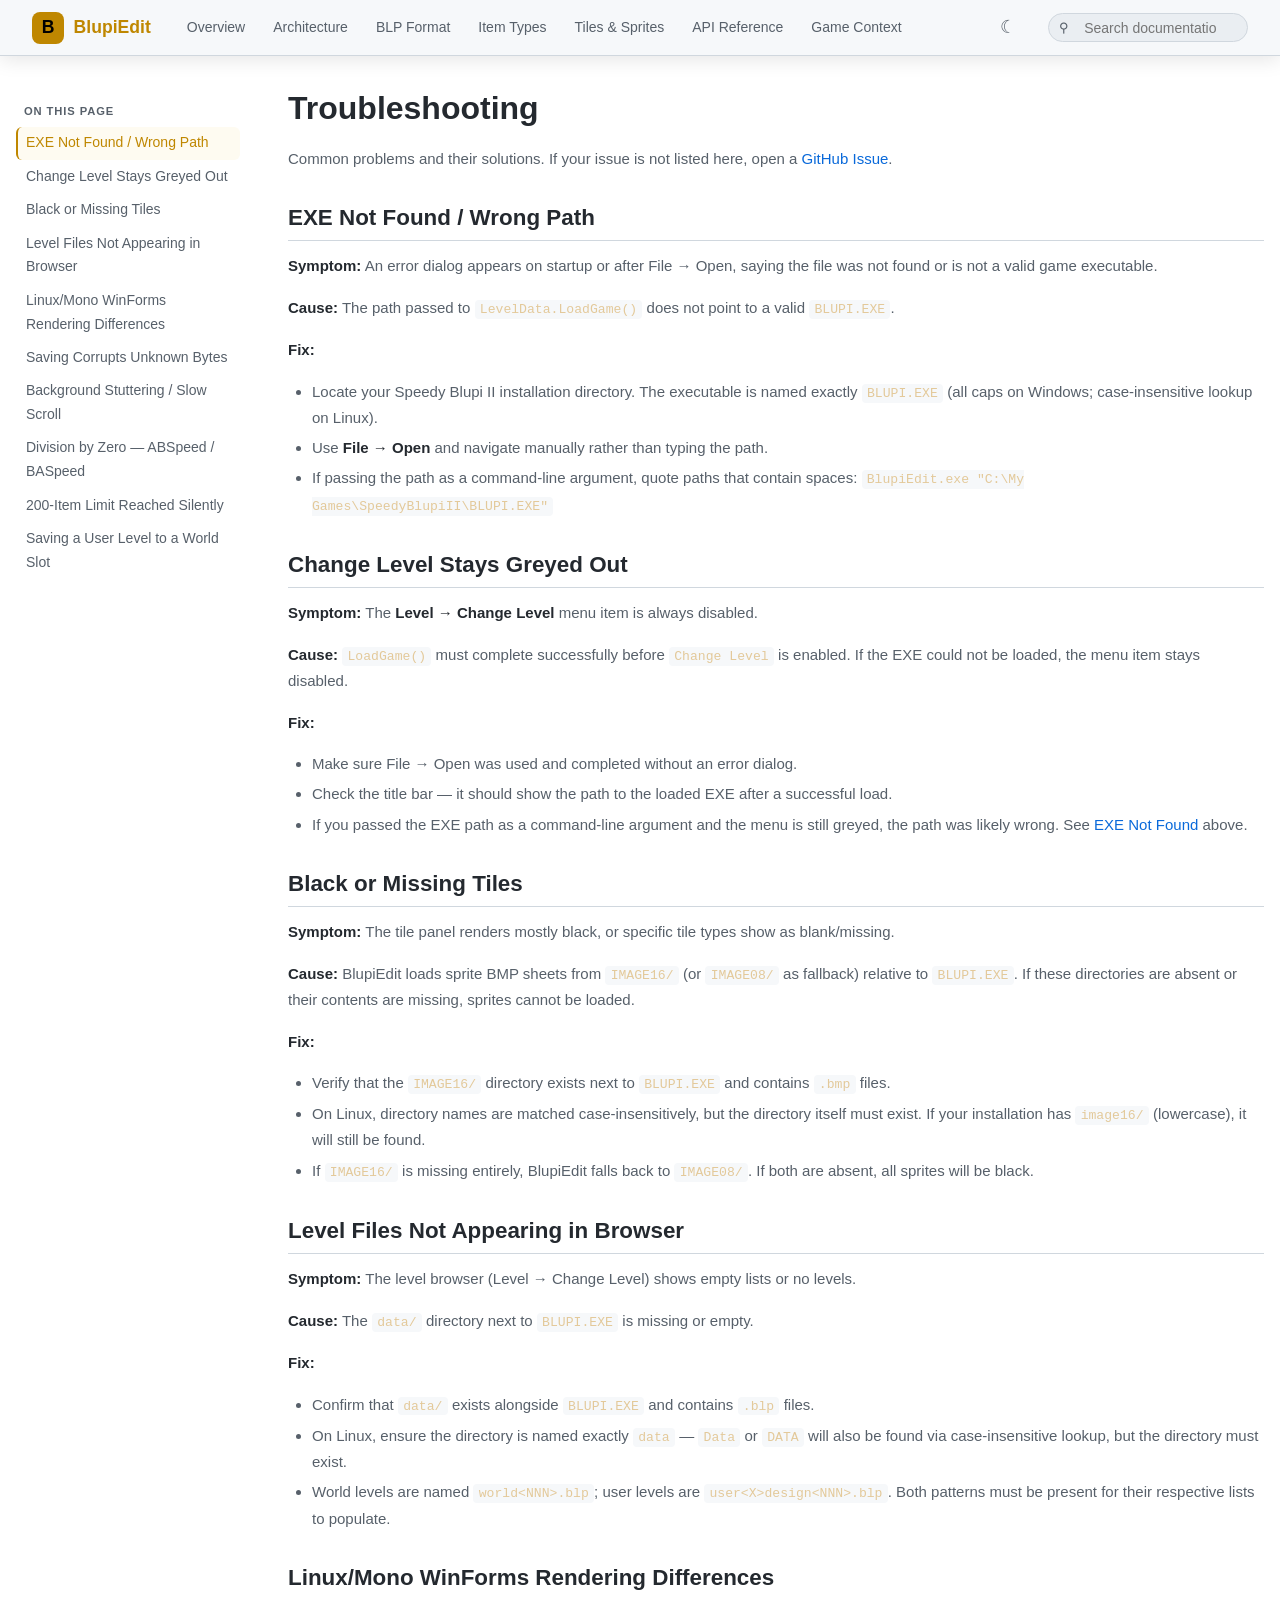
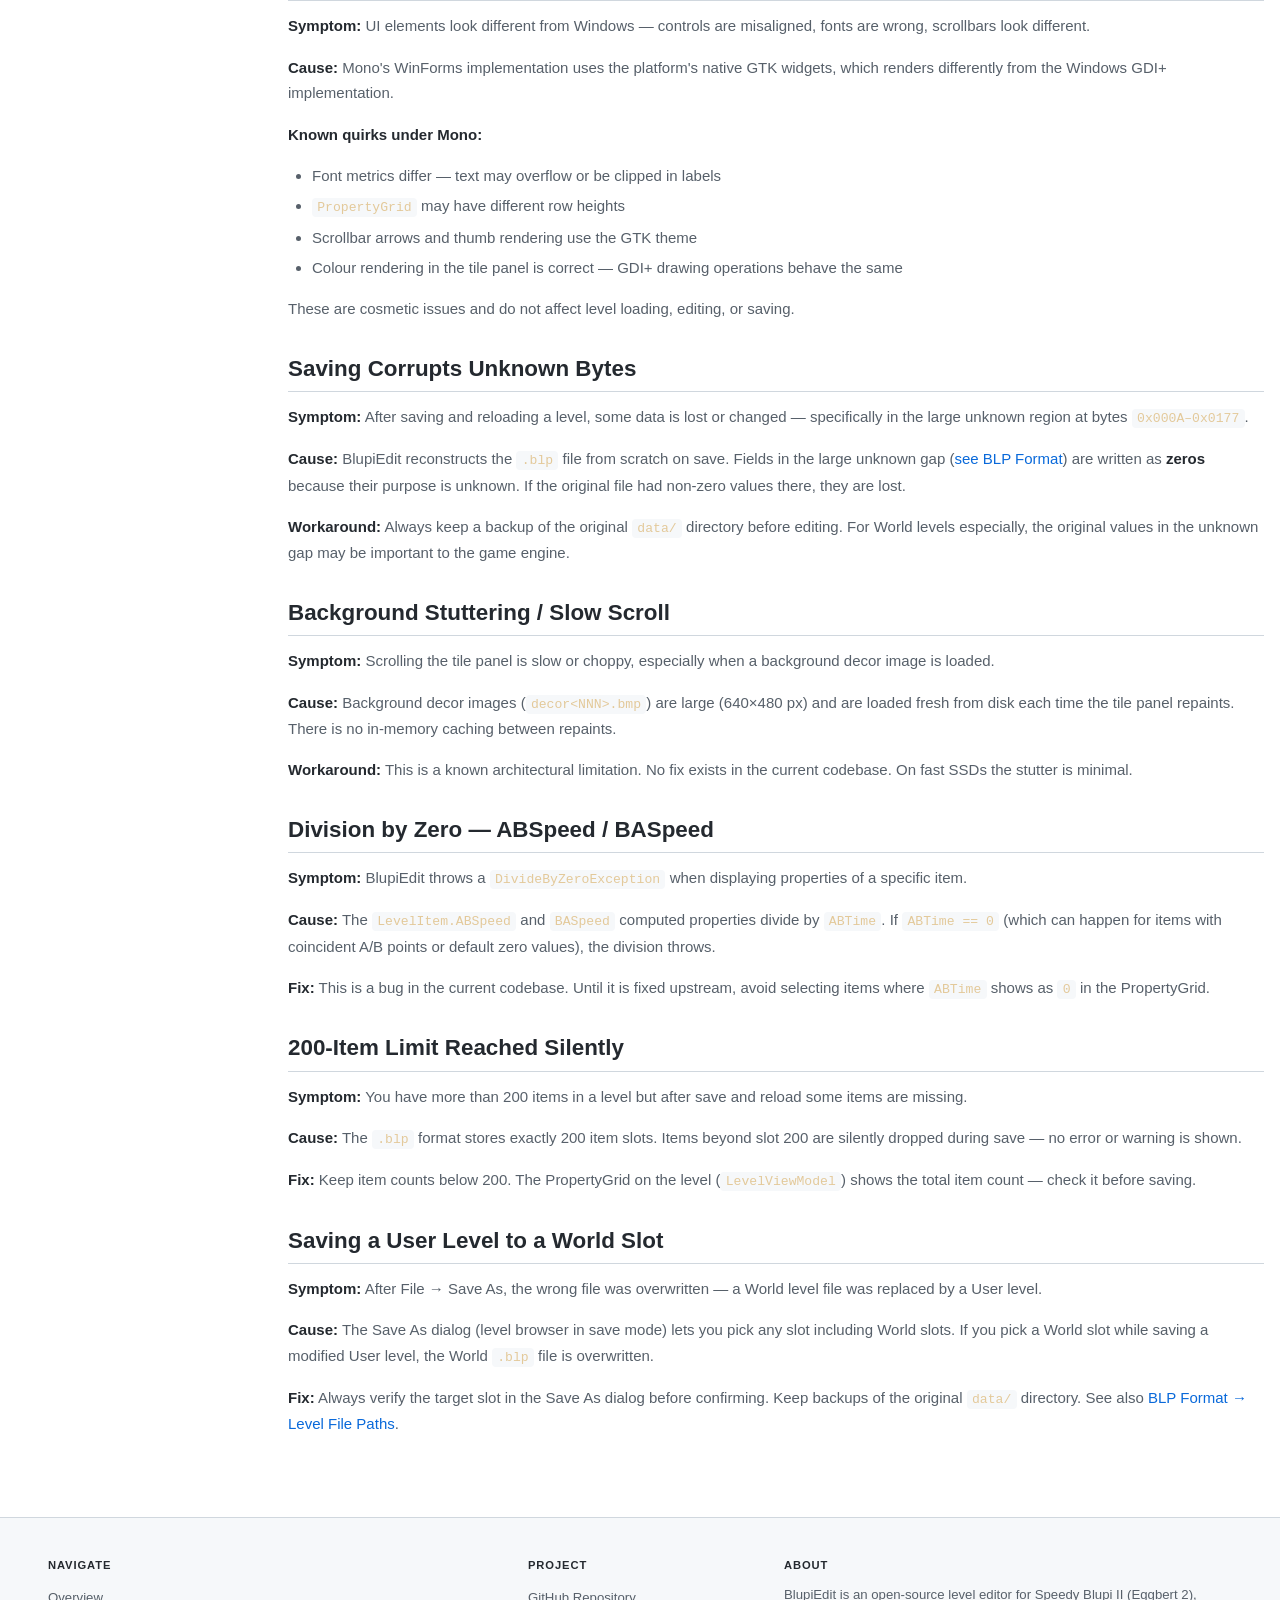
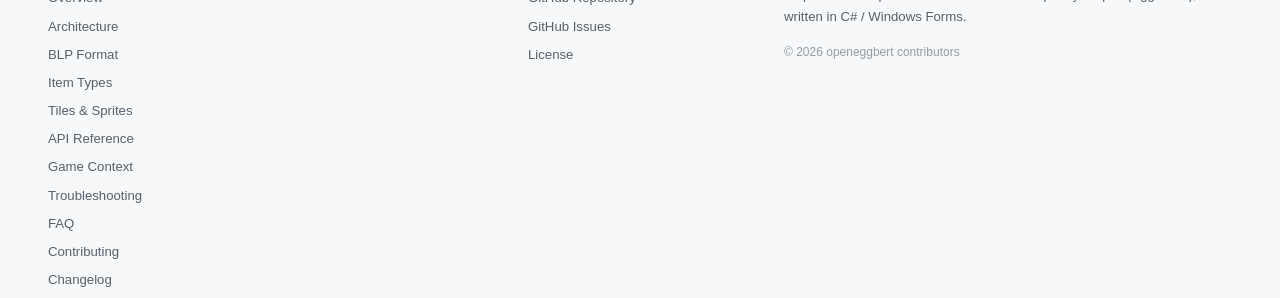
<file: web/troubleshooting.html>
<!DOCTYPE html>
<html lang="en">
<head>
<meta charset="UTF-8">
<meta name="viewport" content="width=device-width, initial-scale=1.0">
<title>Troubleshooting – BlupiEdit Documentation</title>
<link rel="stylesheet" href="css/style.css">
</head>
<body>

<header>
  <a class="logo" href="index.html"><div class="logo-icon">B</div>BlupiEdit</a>
  <nav>
    <a href="index.html">Overview</a>
    <a href="architecture.html">Architecture</a>
    <a href="file-format.html">BLP Format</a>
    <a href="items.html">Item Types</a>
    <a href="tiles.html">Tiles &amp; Sprites</a>
    <a href="classes.html">API Reference</a>
    <a href="game-context.html">Game Context</a>
  </nav>
  <button class="theme-toggle" id="theme-toggle" aria-label="Toggle theme">&#9728;</button>
  <button class="hamburger" id="hamburger" aria-label="Toggle navigation" aria-expanded="false">
    <span></span><span></span><span></span>
  </button>
  <div class="header-search">
    <span class="search-icon">&#9906;</span>
    <input id="search-input" type="search" placeholder="Search documentation…" autocomplete="off">
    <div id="search-results"></div>
  </div>
</header>

<div class="page-wrap">
<aside class="sidebar">
  <div class="sidebar-section">
    <h4>On this page</h4>
  </div>
</aside>

<main>
<h1>Troubleshooting</h1>
<p>Common problems and their solutions. If your issue is not listed here, open a <a href="https://github.com/openeggbert/BlupiEdit/issues">GitHub Issue</a>.</p>

<!-- ════════════════════════════════════════════════════ -->
<h2 id="exe-not-found">EXE Not Found / Wrong Path</h2>

<p><strong>Symptom:</strong> An error dialog appears on startup or after File → Open, saying the file was not found or is not a valid game executable.</p>

<p><strong>Cause:</strong> The path passed to <code>LevelData.LoadGame()</code> does not point to a valid <code>BLUPI.EXE</code>.</p>

<p><strong>Fix:</strong></p>
<ul>
  <li>Locate your Speedy Blupi II installation directory. The executable is named exactly <code>BLUPI.EXE</code> (all caps on Windows; case-insensitive lookup on Linux).</li>
  <li>Use <strong>File → Open</strong> and navigate manually rather than typing the path.</li>
  <li>If passing the path as a command-line argument, quote paths that contain spaces: <code>BlupiEdit.exe "C:\My Games\SpeedyBlupiII\BLUPI.EXE"</code></li>
</ul>

<!-- ════════════════════════════════════════════════════ -->
<h2 id="change-level-greyed">Change Level Stays Greyed Out</h2>

<p><strong>Symptom:</strong> The <strong>Level → Change Level</strong> menu item is always disabled.</p>

<p><strong>Cause:</strong> <code>LoadGame()</code> must complete successfully before <code>Change Level</code> is enabled. If the EXE could not be loaded, the menu item stays disabled.</p>

<p><strong>Fix:</strong></p>
<ul>
  <li>Make sure File → Open was used and completed without an error dialog.</li>
  <li>Check the title bar — it should show the path to the loaded EXE after a successful load.</li>
  <li>If you passed the EXE path as a command-line argument and the menu is still greyed, the path was likely wrong. See <a href="#exe-not-found">EXE Not Found</a> above.</li>
</ul>

<!-- ════════════════════════════════════════════════════ -->
<h2 id="black-tiles">Black or Missing Tiles</h2>

<p><strong>Symptom:</strong> The tile panel renders mostly black, or specific tile types show as blank/missing.</p>

<p><strong>Cause:</strong> BlupiEdit loads sprite BMP sheets from <code>IMAGE16/</code> (or <code>IMAGE08/</code> as fallback) relative to <code>BLUPI.EXE</code>. If these directories are absent or their contents are missing, sprites cannot be loaded.</p>

<p><strong>Fix:</strong></p>
<ul>
  <li>Verify that the <code>IMAGE16/</code> directory exists next to <code>BLUPI.EXE</code> and contains <code>.bmp</code> files.</li>
  <li>On Linux, directory names are matched case-insensitively, but the directory itself must exist. If your installation has <code>image16/</code> (lowercase), it will still be found.</li>
  <li>If <code>IMAGE16/</code> is missing entirely, BlupiEdit falls back to <code>IMAGE08/</code>. If both are absent, all sprites will be black.</li>
</ul>

<!-- ════════════════════════════════════════════════════ -->
<h2 id="levels-not-appearing">Level Files Not Appearing in Browser</h2>

<p><strong>Symptom:</strong> The level browser (Level → Change Level) shows empty lists or no levels.</p>

<p><strong>Cause:</strong> The <code>data/</code> directory next to <code>BLUPI.EXE</code> is missing or empty.</p>

<p><strong>Fix:</strong></p>
<ul>
  <li>Confirm that <code>data/</code> exists alongside <code>BLUPI.EXE</code> and contains <code>.blp</code> files.</li>
  <li>On Linux, ensure the directory is named exactly <code>data</code> — <code>Data</code> or <code>DATA</code> will also be found via case-insensitive lookup, but the directory must exist.</li>
  <li>World levels are named <code>world&lt;NNN&gt;.blp</code>; user levels are <code>user&lt;X&gt;design&lt;NNN&gt;.blp</code>. Both patterns must be present for their respective lists to populate.</li>
</ul>

<!-- ════════════════════════════════════════════════════ -->
<h2 id="mono-rendering">Linux/Mono WinForms Rendering Differences</h2>

<p><strong>Symptom:</strong> UI elements look different from Windows — controls are misaligned, fonts are wrong, scrollbars look different.</p>

<p><strong>Cause:</strong> Mono's WinForms implementation uses the platform's native GTK widgets, which renders differently from the Windows GDI+ implementation.</p>

<p><strong>Known quirks under Mono:</strong></p>
<ul>
  <li>Font metrics differ — text may overflow or be clipped in labels</li>
  <li><code>PropertyGrid</code> may have different row heights</li>
  <li>Scrollbar arrows and thumb rendering use the GTK theme</li>
  <li>Colour rendering in the tile panel is correct — GDI+ drawing operations behave the same</li>
</ul>

<p>These are cosmetic issues and do not affect level loading, editing, or saving.</p>

<!-- ════════════════════════════════════════════════════ -->
<h2 id="reserved-bytes">Saving Corrupts Unknown Bytes</h2>

<p><strong>Symptom:</strong> After saving and reloading a level, some data is lost or changed — specifically in the large unknown region at bytes <code>0x000A–0x0177</code>.</p>

<p><strong>Cause:</strong> BlupiEdit reconstructs the <code>.blp</code> file from scratch on save. Fields in the large unknown gap (<a href="file-format.html#unknown-gap">see BLP Format</a>) are written as <strong>zeros</strong> because their purpose is unknown. If the original file had non-zero values there, they are lost.</p>

<p><strong>Workaround:</strong> Always keep a backup of the original <code>data/</code> directory before editing. For World levels especially, the original values in the unknown gap may be important to the game engine.</p>

<!-- ════════════════════════════════════════════════════ -->
<h2 id="slow-scroll">Background Stuttering / Slow Scroll</h2>

<p><strong>Symptom:</strong> Scrolling the tile panel is slow or choppy, especially when a background decor image is loaded.</p>

<p><strong>Cause:</strong> Background decor images (<code>decor&lt;NNN&gt;.bmp</code>) are large (640×480 px) and are loaded fresh from disk each time the tile panel repaints. There is no in-memory caching between repaints.</p>

<p><strong>Workaround:</strong> This is a known architectural limitation. No fix exists in the current codebase. On fast SSDs the stutter is minimal.</p>

<!-- ════════════════════════════════════════════════════ -->
<h2 id="division-by-zero">Division by Zero — ABSpeed / BASpeed</h2>

<p><strong>Symptom:</strong> BlupiEdit throws a <code>DivideByZeroException</code> when displaying properties of a specific item.</p>

<p><strong>Cause:</strong> The <code>LevelItem.ABSpeed</code> and <code>BASpeed</code> computed properties divide by <code>ABTime</code>. If <code>ABTime == 0</code> (which can happen for items with coincident A/B points or default zero values), the division throws.</p>

<p><strong>Fix:</strong> This is a bug in the current codebase. Until it is fixed upstream, avoid selecting items where <code>ABTime</code> shows as <code>0</code> in the PropertyGrid.</p>

<!-- ════════════════════════════════════════════════════ -->
<h2 id="item-limit">200-Item Limit Reached Silently</h2>

<p><strong>Symptom:</strong> You have more than 200 items in a level but after save and reload some items are missing.</p>

<p><strong>Cause:</strong> The <code>.blp</code> format stores exactly 200 item slots. Items beyond slot 200 are silently dropped during save — no error or warning is shown.</p>

<p><strong>Fix:</strong> Keep item counts below 200. The PropertyGrid on the level (<code>LevelViewModel</code>) shows the total item count — check it before saving.</p>

<!-- ════════════════════════════════════════════════════ -->
<h2 id="path-collision">Saving a User Level to a World Slot</h2>

<p><strong>Symptom:</strong> After File → Save As, the wrong file was overwritten — a World level file was replaced by a User level.</p>

<p><strong>Cause:</strong> The Save As dialog (level browser in save mode) lets you pick any slot including World slots. If you pick a World slot while saving a modified User level, the World <code>.blp</code> file is overwritten.</p>

<p><strong>Fix:</strong> Always verify the target slot in the Save As dialog before confirming. Keep backups of the original <code>data/</code> directory. See also <a href="file-format.html">BLP Format → Level File Paths</a>.</p>

</main>
</div>

<footer>
  <div class="footer-grid">
    <div class="footer-col">
      <h5>Navigate</h5>
      <a href="index.html">Overview</a>
      <a href="architecture.html">Architecture</a>
      <a href="file-format.html">BLP Format</a>
      <a href="items.html">Item Types</a>
      <a href="tiles.html">Tiles &amp; Sprites</a>
      <a href="classes.html">API Reference</a>
      <a href="game-context.html">Game Context</a>
      <a href="troubleshooting.html">Troubleshooting</a>
      <a href="faq.html">FAQ</a>
      <a href="contributing.html">Contributing</a>
      <a href="changelog.html">Changelog</a>
    </div>
    <div class="footer-col">
      <h5>Project</h5>
      <a href="https://github.com/openeggbert/BlupiEdit">GitHub Repository</a>
      <a href="https://github.com/openeggbert/BlupiEdit/issues">GitHub Issues</a>
      <a href="https://github.com/openeggbert/BlupiEdit/blob/master/LICENSE">License</a>
    </div>
    <div class="footer-col">
      <h5>About</h5>
      <p>BlupiEdit is an open-source level editor for Speedy Blupi&nbsp;II (Eggbert&nbsp;2), written in C# / Windows Forms.</p>
      <p class="footer-copy">&copy; 2026 openeggbert contributors</p>
    </div>
  </div>
</footer>
<button id="back-top" title="Back to top">&#8679;</button>
<script src="js/main.js"></script>
</body>
</html>
</file>
<file: web/css/style.css>
/* BlupiEdit Documentation - Unified Stylesheet */

:root {
  --bg: #0d1117;
  --bg2: #161b22;
  --bg3: #21262d;
  --border: #30363d;
  --accent: #f0c040;
  --accent2: #58a6ff;
  --accent3: #3fb950;
  --text: #e6edf3;
  --text2: #8b949e;
  --danger: #f85149;
  --warn: #d29922;
  --code-bg: #1f2937;
  --radius: 6px;
  --shadow: 0 4px 20px rgba(0,0,0,0.4);
  --font-mono: 'Cascadia Code', 'Fira Code', 'Consolas', monospace;
  --font-ui: -apple-system, BlinkMacSystemFont, 'Segoe UI', Roboto, sans-serif;
}

html.light-theme {
  --bg: #ffffff;
  --bg2: #f6f8fa;
  --bg3: #eaeef2;
  --border: #d0d7de;
  --accent: #bf8700;
  --accent2: #0969da;
  --accent3: #1a7f37;
  --text: #24292f;
  --text2: #57606a;
  --danger: #cf222e;
  --warn: #9a6700;
  --code-bg: #f6f8fa;
  --shadow: 0 4px 20px rgba(0,0,0,0.1);
}

*, *::before, *::after { box-sizing: border-box; margin: 0; padding: 0; }

html { scroll-behavior: smooth; }

body {
  background: var(--bg);
  color: var(--text);
  font-family: var(--font-ui);
  font-size: 15px;
  line-height: 1.7;
  display: flex;
  flex-direction: column;
  min-height: 100vh;
}

/* ── HEADER ── */
header {
  background: var(--bg2);
  border-bottom: 1px solid var(--border);
  padding: 0 2rem;
  display: flex;
  align-items: center;
  gap: 1.5rem;
  height: 56px;
  position: sticky;
  top: 0;
  z-index: 100;
  box-shadow: var(--shadow);
}

.logo {
  display: flex;
  align-items: center;
  gap: .6rem;
  text-decoration: none;
  font-weight: 700;
  font-size: 1.1rem;
  color: var(--accent);
  white-space: nowrap;
}

.logo-icon {
  width: 32px; height: 32px;
  background: var(--accent);
  border-radius: 8px;
  display: flex; align-items: center; justify-content: center;
  color: #000;
  font-size: 1.1rem;
  font-weight: 900;
  flex-shrink: 0;
}

nav { display: flex; gap: .25rem; flex-wrap: wrap; }

nav a {
  color: var(--text2);
  text-decoration: none;
  padding: .35rem .75rem;
  border-radius: var(--radius);
  font-size: .875rem;
  font-weight: 500;
  transition: color .15s, background .15s;
}

nav a:hover, nav a.active {
  color: var(--text);
  background: var(--bg3);
}

nav a.active { color: var(--accent); }

.theme-toggle {
  margin-left: auto;
  background: none;
  border: none;
  cursor: pointer;
  color: var(--text2);
  font-size: 1.1rem;
  padding: .35rem .5rem;
  border-radius: var(--radius);
  transition: color .15s, background .15s;
  flex-shrink: 0;
  line-height: 1;
}

.theme-toggle:hover { color: var(--text); background: var(--bg3); }

.header-search {
  position: relative;
}

.header-search input {
  background: var(--bg3);
  border: 1px solid var(--border);
  border-radius: 20px;
  padding: .35rem 1rem .35rem 2.2rem;
  color: var(--text);
  font-size: .875rem;
  width: 200px;
  outline: none;
  transition: border-color .15s, width .2s;
}

.header-search input:focus {
  border-color: var(--accent2);
  width: 260px;
}

.header-search .search-icon {
  position: absolute;
  left: .7rem;
  top: 50%;
  transform: translateY(-50%);
  color: var(--text2);
  font-size: .8rem;
}

#search-results {
  position: absolute;
  top: calc(100% + 6px);
  right: 0;
  background: var(--bg2);
  border: 1px solid var(--border);
  border-radius: var(--radius);
  min-width: 300px;
  max-height: 400px;
  overflow-y: auto;
  box-shadow: var(--shadow);
  z-index: 200;
  display: none;
}

#search-results.visible { display: block; }

.search-result-item {
  padding: .6rem 1rem;
  cursor: pointer;
  border-bottom: 1px solid var(--border);
  font-size: .875rem;
}

.search-result-item:last-child { border-bottom: none; }
.search-result-item:hover { background: var(--bg3); }
.search-result-item.search-focused { background: var(--bg3); outline: 2px solid var(--accent2); outline-offset: -2px; }

.search-result-item .result-title { color: var(--text); font-weight: 600; }
.search-result-item .result-desc { color: var(--text2); font-size: .8rem; margin-top: .1rem; }
.search-result-item .result-page { color: var(--accent2); font-size: .75rem; }

/* ── LAYOUT ── */
.page-wrap {
  display: flex;
  flex: 1;
  max-width: 1280px;
  width: 100%;
  margin: 0 auto;
  padding: 0 1rem;
}

/* ── SIDEBAR ── */
.sidebar {
  width: 240px;
  flex-shrink: 0;
  padding: 2rem 1rem 2rem 0;
  position: sticky;
  top: 56px;
  height: calc(100vh - 56px);
  overflow-y: auto;
}

.sidebar-section { margin-bottom: 1.5rem; }

.sidebar-section h4 {
  color: var(--text2);
  font-size: .7rem;
  font-weight: 700;
  letter-spacing: .08em;
  text-transform: uppercase;
  margin-bottom: .5rem;
  padding-left: .5rem;
}

.sidebar-section a {
  display: block;
  color: var(--text2);
  text-decoration: none;
  padding: .3rem .5rem;
  border-radius: var(--radius);
  font-size: .875rem;
  transition: color .12s, background .12s;
  border-left: 2px solid transparent;
}

.sidebar-section a:hover { color: var(--text); background: var(--bg2); }
.sidebar-section a.active { color: var(--accent); border-left-color: var(--accent); background: rgba(240,192,64,.07); }
.sidebar-section a.toc-h3 { padding-left: 1.25rem; font-size: .825rem; }

/* ── MAIN CONTENT ── */
main {
  flex: 1;
  min-width: 0;
  padding: 2rem 0 4rem 2rem;
}

/* ── HERO ── */
.hero {
  background: linear-gradient(135deg, var(--bg2) 0%, #0d1b2a 100%);
  border: 1px solid var(--border);
  border-radius: 12px;
  padding: 3rem 2.5rem;
  margin-bottom: 2.5rem;
  position: relative;
  overflow: hidden;
}

.hero::before {
  content: '';
  position: absolute;
  top: -60px; right: -60px;
  width: 220px; height: 220px;
  background: radial-gradient(circle, rgba(240,192,64,.15) 0%, transparent 70%);
  border-radius: 50%;
}

.hero h1 {
  font-size: 2.4rem;
  font-weight: 800;
  color: var(--accent);
  margin-bottom: .5rem;
  position: relative;
}

.hero .subtitle {
  font-size: 1.1rem;
  color: var(--text2);
  margin-bottom: 1.5rem;
  position: relative;
}

.hero .badges { display: flex; gap: .5rem; flex-wrap: wrap; position: relative; }

.badge {
  display: inline-flex;
  align-items: center;
  gap: .3rem;
  padding: .3rem .75rem;
  border-radius: 20px;
  font-size: .8rem;
  font-weight: 600;
}

.badge-blue { background: rgba(88,166,255,.15); color: var(--accent2); border: 1px solid rgba(88,166,255,.3); }
.badge-green { background: rgba(63,185,80,.15); color: var(--accent3); border: 1px solid rgba(63,185,80,.3); }
.badge-yellow { background: rgba(240,192,64,.15); color: var(--accent); border: 1px solid rgba(240,192,64,.3); }
.badge-red { background: rgba(248,81,73,.15); color: var(--danger); border: 1px solid rgba(248,81,73,.3); }

.hero-actions { display: flex; gap: .75rem; flex-wrap: wrap; margin-top: 1.25rem; position: relative; }

.btn {
  display: inline-flex;
  align-items: center;
  gap: .4rem;
  padding: .55rem 1.25rem;
  border-radius: var(--radius);
  font-size: .875rem;
  font-weight: 600;
  text-decoration: none;
  transition: background .15s, color .15s, border-color .15s, transform .1s;
}

.btn:hover { transform: translateY(-1px); }

.btn-filled {
  background: var(--accent);
  color: #000;
  border: 1px solid var(--accent);
}

.btn-filled:hover { background: #f8d060; border-color: #f8d060; }

.btn-outlined {
  background: transparent;
  color: var(--text);
  border: 1px solid var(--border);
}

.btn-outlined:hover { background: var(--bg3); border-color: var(--text2); }

/* ── CARDS ── */
.card-grid {
  display: grid;
  grid-template-columns: repeat(auto-fill, minmax(260px, 1fr));
  gap: 1rem;
  margin: 1.5rem 0;
}

.card {
  background: var(--bg2);
  border: 1px solid var(--border);
  border-radius: var(--radius);
  padding: 1.25rem;
  text-decoration: none;
  color: var(--text);
  display: block;
  transition: border-color .15s, transform .15s, box-shadow .15s;
}

.card:hover {
  border-color: var(--accent2);
  transform: translateY(-2px);
  box-shadow: var(--shadow);
}

.card-icon { font-size: 1.5rem; margin-bottom: .6rem; }
.card h3 { font-size: 1rem; margin-bottom: .35rem; color: var(--accent2); }
.card p { font-size: .875rem; color: var(--text2); line-height: 1.5; }

/* ── TYPOGRAPHY ── */
h1, h2, h3, h4, h5 { line-height: 1.3; }

h1 { font-size: 2rem; font-weight: 800; margin-bottom: 1rem; color: var(--text); }
h2 { font-size: 1.4rem; font-weight: 700; margin: 2rem 0 .75rem; color: var(--text);
     padding-bottom: .5rem; border-bottom: 1px solid var(--border); }
h3 { font-size: 1.1rem; font-weight: 600; margin: 1.5rem 0 .5rem; color: var(--text); }
h4 { font-size: .95rem; font-weight: 600; margin: 1rem 0 .4rem; color: var(--text2); }

p { margin-bottom: 1rem; color: var(--text2); }
p strong { color: var(--text); }

a { color: var(--accent2); text-decoration: none; }
a:hover { text-decoration: underline; }

ul, ol { margin: .5rem 0 1rem 1.5rem; color: var(--text2); }
li { margin-bottom: .3rem; }
li strong { color: var(--text); }

/* ── CODE ── */
code {
  font-family: var(--font-mono);
  font-size: .875em;
  background: var(--code-bg);
  padding: .15em .4em;
  border-radius: 4px;
  color: #e3c99a;
}

pre {
  background: var(--code-bg);
  border: 1px solid var(--border);
  border-radius: var(--radius);
  padding: 1.25rem 1.5rem;
  overflow-x: auto;
  margin: 1rem 0;
  position: relative;
}

pre code {
  background: none;
  padding: 0;
  font-size: .875rem;
  line-height: 1.7;
  color: var(--text);
}

.copy-btn {
  position: absolute;
  top: .6rem; right: .6rem;
  background: var(--bg3);
  border: 1px solid var(--border);
  color: var(--text2);
  border-radius: 4px;
  padding: .2rem .5rem;
  font-size: .75rem;
  cursor: pointer;
  opacity: 0;
  transition: opacity .15s, color .15s;
}

pre:hover .copy-btn { opacity: 1; }
.copy-btn:hover { color: var(--text); }
.copy-btn.copied { color: var(--accent3); }

/* Syntax colors */
.kw { color: #ff7b72; }
.ty { color: #79c0ff; }
.st { color: #a5d6ff; }
.cm { color: #8b949e; font-style: italic; }
.nu { color: #f2cc60; }
.fn { color: #d2a8ff; }
.pr { color: #7ee787; }

/* ── TABLES ── */
.table-wrap { overflow-x: auto; margin: 1rem 0; }

table {
  width: 100%;
  border-collapse: collapse;
  font-size: .875rem;
}

th {
  background: var(--bg3);
  color: var(--text);
  font-weight: 600;
  text-align: left;
  padding: .65rem 1rem;
  border-bottom: 2px solid var(--border);
  white-space: nowrap;
}

td {
  padding: .55rem 1rem;
  border-bottom: 1px solid var(--border);
  color: var(--text2);
  vertical-align: top;
}

tr:hover td { background: rgba(255,255,255,.02); }
td code { font-size: .8rem; }

.td-name { color: var(--text); font-weight: 600; }
.td-type { color: var(--accent2); }
.td-val { color: #e3c99a; font-family: var(--font-mono); font-size: .8rem; }
.td-id code { color: var(--accent); }

/* ── CALLOUTS ── */
.callout {
  display: flex;
  gap: .75rem;
  padding: 1rem 1.25rem;
  border-radius: var(--radius);
  margin: 1rem 0;
  border-left: 3px solid;
  font-size: .9rem;
}

.callout-icon { font-size: 1rem; flex-shrink: 0; margin-top: .1rem; }
.callout p { margin: 0; color: inherit; }

.callout-info { background: rgba(88,166,255,.1); border-color: var(--accent2); color: #b3d9ff; }
.callout-warn { background: rgba(210,153,34,.1); border-color: var(--warn); color: #f0c977; }
.callout-success { background: rgba(63,185,80,.1); border-color: var(--accent3); color: #9ee8a8; }
.callout-danger { background: rgba(248,81,73,.1); border-color: var(--danger); color: #ffb3ae; }

/* ── OFFSET MAP ── */
.offset-table td:nth-child(1) { font-family: var(--font-mono); color: var(--accent); font-size: .85rem; }
.offset-table td:nth-child(2) { font-family: var(--font-mono); color: var(--text2); font-size: .85rem; }
.offset-table td:nth-child(3) { color: var(--accent2); }

/* ── ENUM GRID ── */
.enum-grid {
  display: grid;
  grid-template-columns: repeat(auto-fill, minmax(220px, 1fr));
  gap: .5rem;
  margin: 1rem 0;
}

.enum-item {
  background: var(--bg2);
  border: 1px solid var(--border);
  border-radius: var(--radius);
  padding: .6rem .9rem;
  display: flex;
  align-items: center;
  gap: .6rem;
}

.enum-id {
  background: var(--bg3);
  color: var(--accent);
  font-family: var(--font-mono);
  font-size: .75rem;
  font-weight: 700;
  padding: .1rem .45rem;
  border-radius: 4px;
  min-width: 32px;
  text-align: center;
  flex-shrink: 0;
}

.enum-name { color: var(--text); font-size: .875rem; font-weight: 500; }

/* ── PROPERTY DOCS ── */
.prop-list { display: flex; flex-direction: column; gap: .75rem; margin: 1rem 0; }

.prop-item {
  background: var(--bg2);
  border: 1px solid var(--border);
  border-radius: var(--radius);
  padding: .9rem 1.1rem;
}

.prop-header { display: flex; align-items: center; gap: .6rem; margin-bottom: .35rem; flex-wrap: wrap; }
.prop-name { color: var(--text); font-weight: 700; font-family: var(--font-mono); font-size: .9rem; }
.prop-type { color: var(--accent2); font-family: var(--font-mono); font-size: .8rem;
             background: var(--bg3); padding: .1rem .4rem; border-radius: 4px; }
.prop-cat { color: var(--text2); font-size: .75rem; background: var(--bg3);
            padding: .1rem .4rem; border-radius: 4px; }
.prop-desc { color: var(--text2); font-size: .875rem; }

/* ── TABS ── */
.tabs { margin: 1.5rem 0; }

.tab-bar {
  display: flex;
  gap: .25rem;
  border-bottom: 1px solid var(--border);
  margin-bottom: 0;
}

.tab-btn {
  background: none;
  border: none;
  border-bottom: 2px solid transparent;
  color: var(--text2);
  padding: .5rem 1rem;
  cursor: pointer;
  font-size: .875rem;
  font-weight: 500;
  font-family: var(--font-ui);
  transition: color .15s, border-color .15s;
  margin-bottom: -1px;
}

.tab-btn:hover { color: var(--text); }
.tab-btn.active { color: var(--accent); border-bottom-color: var(--accent); }

.tab-panel { display: none; padding: 1.25rem 0; }
.tab-panel.active { display: block; }

/* ── FOOTER ── */
footer {
  background: var(--bg2);
  border-top: 1px solid var(--border);
  padding: 2.5rem 2rem 1.5rem;
  color: var(--text2);
  font-size: .825rem;
}

.footer-grid {
  max-width: 1280px;
  margin: 0 auto;
  display: grid;
  grid-template-columns: 2fr 1fr 2fr;
  gap: 2rem;
  padding: 0 1rem;
}

.footer-col h5 {
  color: var(--text);
  font-size: .7rem;
  font-weight: 700;
  letter-spacing: .08em;
  text-transform: uppercase;
  margin-bottom: .75rem;
}

.footer-col a {
  display: block;
  color: var(--text2);
  text-decoration: none;
  padding: .18rem 0;
  transition: color .12s;
}

.footer-col a:hover { color: var(--accent2); }

.footer-col p { margin-bottom: .5rem; line-height: 1.6; }

.footer-copy { margin-top: 1rem; font-size: .75rem; opacity: .6; }

/* ── BACK TO TOP ── */
#back-top {
  position: fixed;
  bottom: 2rem; right: 2rem;
  background: var(--accent);
  color: #000;
  border: none;
  width: 40px; height: 40px;
  border-radius: 50%;
  font-size: 1rem;
  cursor: pointer;
  display: none;
  align-items: center; justify-content: center;
  box-shadow: var(--shadow);
  transition: transform .15s;
  z-index: 50;
}

#back-top.visible { display: flex; }
#back-top:hover { transform: scale(1.1); }

/* ── TWEEN ANIMATIONS ── */
@keyframes fadeIn { from { opacity: 0; transform: translateY(8px); } to { opacity: 1; transform: none; } }
.fade-in { animation: fadeIn .3s ease both; }

/* ── HAMBURGER BUTTON ── */
.hamburger {
  display: none;
  flex-direction: column;
  justify-content: space-between;
  width: 26px;
  height: 18px;
  background: none;
  border: none;
  cursor: pointer;
  padding: 0;
  flex-shrink: 0;
}

.hamburger span {
  display: block;
  width: 100%;
  height: 2px;
  background: var(--text2);
  border-radius: 2px;
  transition: transform .2s, opacity .15s;
}

.hamburger.open span:nth-child(1) { transform: translateY(8px) rotate(45deg); }
.hamburger.open span:nth-child(2) { opacity: 0; }
.hamburger.open span:nth-child(3) { transform: translateY(-8px) rotate(-45deg); }

/* ── MOBILE NAV DRAWER ── */
.mobile-nav {
  display: none;
  position: fixed;
  top: 56px;
  left: 0; right: 0;
  background: var(--bg2);
  border-bottom: 1px solid var(--border);
  z-index: 99;
  box-shadow: 0 8px 24px rgba(0,0,0,.4);
  opacity: 0;
  transform: translateY(-6px);
  transition: transform .2s ease, opacity .18s ease;
  pointer-events: none;
}

.mobile-nav.open {
  opacity: 1;
  transform: translateY(0);
  pointer-events: auto;
}

.mobile-nav nav {
  display: flex;
  flex-direction: column;
  padding: .75rem 1rem 1rem;
  gap: .1rem;
}

.mobile-nav nav a {
  color: var(--text2);
  text-decoration: none;
  padding: .55rem .75rem;
  border-radius: var(--radius);
  font-size: .9rem;
  font-weight: 500;
  transition: color .12s, background .12s;
}

.mobile-nav nav a:hover { color: var(--text); background: var(--bg3); }
.mobile-nav nav a.active { color: var(--accent); background: rgba(240,192,64,.08); }

.mobile-nav-overlay {
  display: none;
  position: fixed;
  inset: 56px 0 0;
  z-index: 98;
  background: rgba(0,0,0,.35);
}

.mobile-nav-overlay.open { display: block; }

/* ── RESPONSIVE ── */
@media (max-width: 900px) {
  .sidebar { display: none; }
  main { padding-left: 0; }
  header { padding: 0 1rem; }
  nav { display: none; }
  .hero h1 { font-size: 1.7rem; }
  .hamburger { display: flex; margin-left: auto; }
  .header-search { display: none; }
  .mobile-nav { display: block; }
}

@media (max-width: 700px) {
  .footer-grid { grid-template-columns: 1fr 1fr; }
  .footer-col:last-child { grid-column: 1 / -1; }
}

@media (max-width: 600px) {
  .card-grid { grid-template-columns: 1fr; }
  .enum-grid { grid-template-columns: 1fr 1fr; }
  .footer-grid { grid-template-columns: 1fr; }
}

/* ── Item category bars ── */
.category-bar {
  border-left: 4px solid;
  padding: .5rem 1rem;
  margin-bottom: 1rem;
  border-radius: 0 var(--radius) var(--radius) 0;
  font-size: .85rem;
  font-weight: 600;
  letter-spacing: .03em;
}
.category-bar.cat-platforms   { border-color: var(--accent2);  background: rgba(88,166,255,.08);  color: var(--accent2); }
.category-bar.cat-enemies     { border-color: var(--danger);   background: rgba(248,81,73,.08);   color: var(--danger); }
.category-bar.cat-collectibles{ border-color: var(--accent3);  background: rgba(63,185,80,.08);   color: var(--accent3); }
.category-bar.cat-hazards     { border-color: var(--warn);     background: rgba(210,153,34,.08);  color: var(--warn); }
.category-bar.cat-special     { border-color: #c792ea;         background: rgba(199,146,234,.08); color: #c792ea; }

/* ── Hex dump annotation colours ── */
.hx-ver { color: var(--accent);  font-weight: 600; }   /* version bytes   */
.hx-unk { color: var(--text2); }                        /* unknown / gap   */
.hx-scr { color: var(--accent2); font-weight: 600; }   /* scroll flags    */
.hx-mus { color: var(--accent3); font-weight: 600; }   /* music/background */
.hx-nam { color: #c792ea;       font-weight: 600; }    /* level name      */

/* ── Method signature inline coloring (classes.html) ── */
/* Use inside <code> within table cells for coloured parameter lists */
.sig-ret  { color: var(--accent2); }          /* return type */
.sig-nm   { color: #d2a8ff; font-weight: 600; } /* method / constructor name */
.sig-pm   { color: #79c0ff; }                  /* parameter types */
.sig-kw   { color: #ff7b72; }                  /* keywords: static, public, async */
.sig-exc  { color: var(--danger); }            /* exception types in throws lists */

/* Exceptions table row highlight */
.row-exc td { background: rgba(248,81,73,.04); }

@media print {
  * { color: #000 !important; background: #fff !important; box-shadow: none !important; text-shadow: none !important; }
  header, .sidebar, footer, #back-top, .copy-btn, #search-results, .hamburger, .theme-toggle, .mobile-nav, .mobile-nav-overlay { display: none !important; }
  header { position: static !important; }
  .sidebar { position: static !important; }
  .page-wrap { display: block; }
  main { padding: 0; max-width: 100%; }
  pre { white-space: pre-wrap; overflow: visible; border: 1px solid #ccc; page-break-inside: avoid; }
  table { border-collapse: collapse; width: 100%; page-break-inside: avoid; }
  th, td { border: 1px solid #999; padding: .3rem .5rem; }
  .callout, .prop-item { border: 1px solid #ccc; page-break-inside: avoid; }
  a::after { content: " (" attr(href) ")"; font-size: .75em; color: #555 !important; }
  a[href^="#"]::after, a[href^="javascript"]::after { content: ""; }
  h1, h2, h3 { page-break-after: avoid; }
  .hero { border: 1px solid #ccc; }
  .hero-actions, .btn, .tab-bar, .badges { display: none !important; }
  .tab-panel { display: block !important; }
}
</file>
